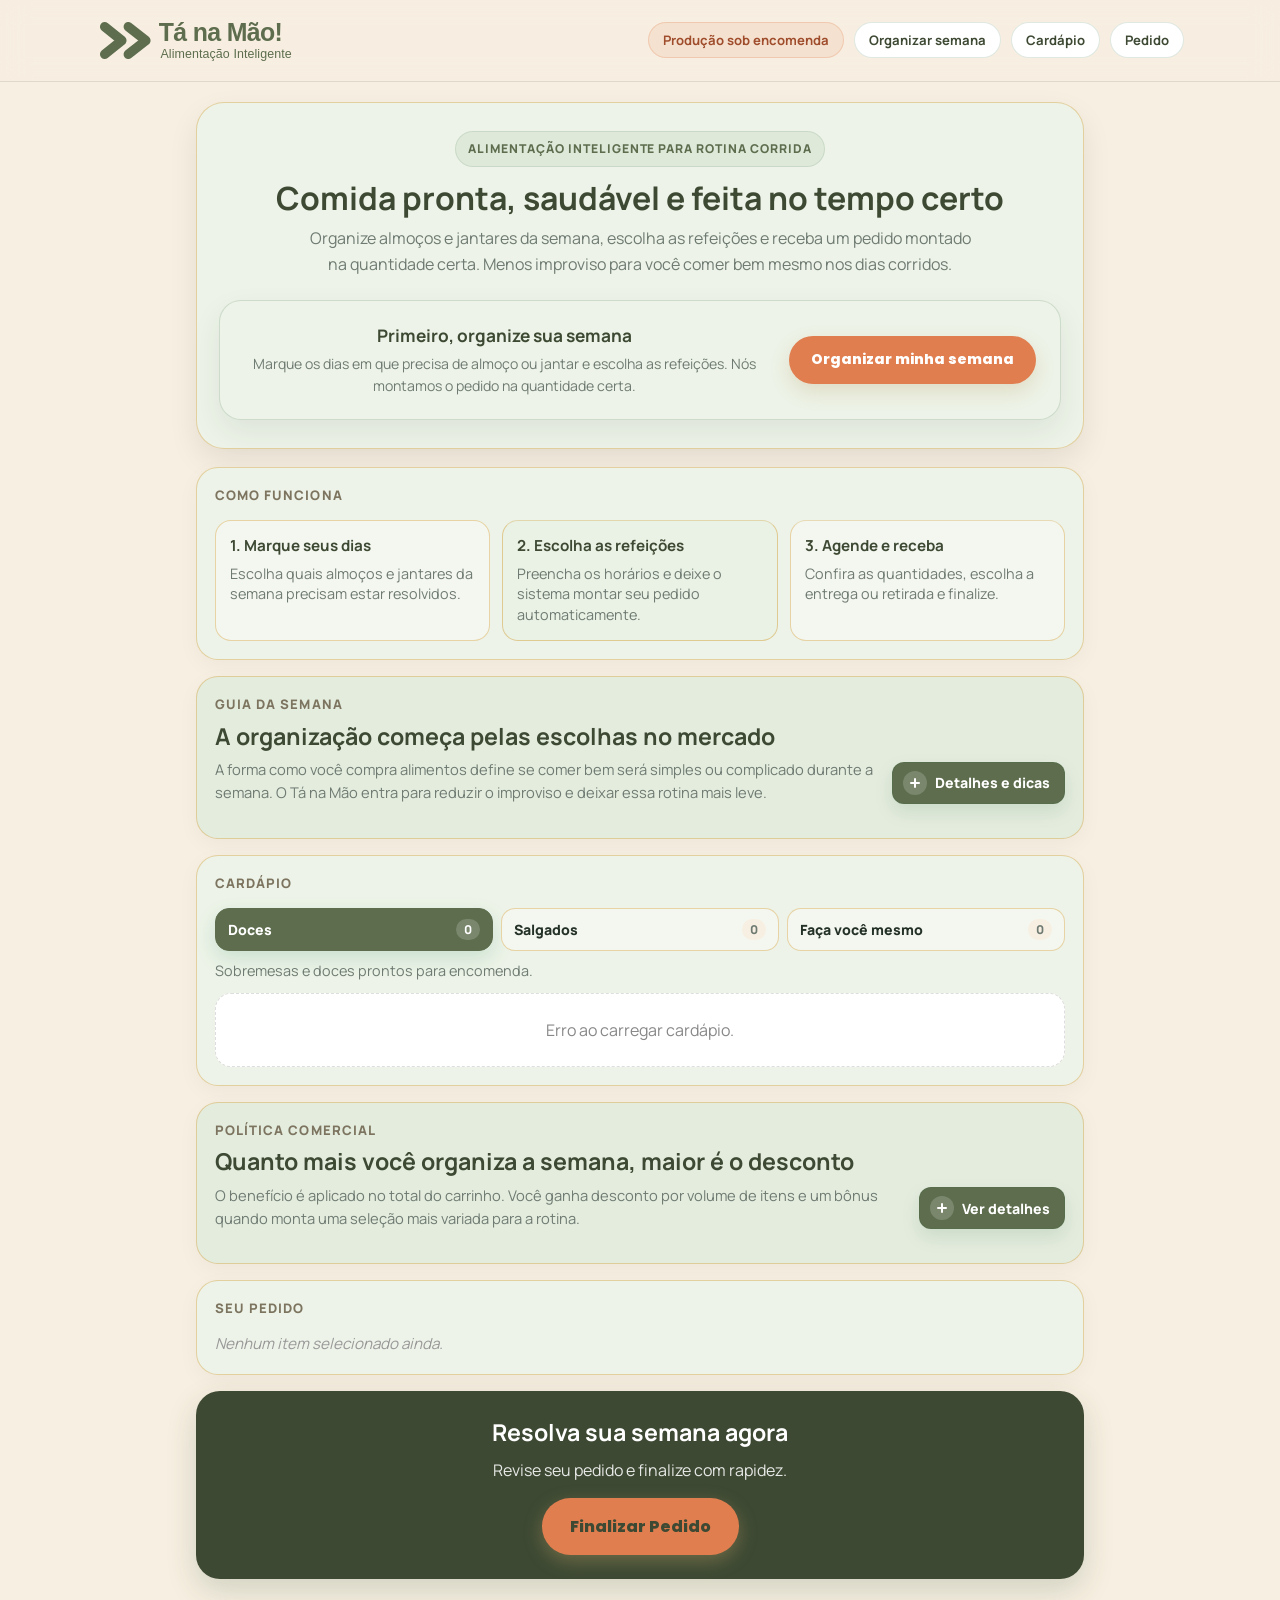
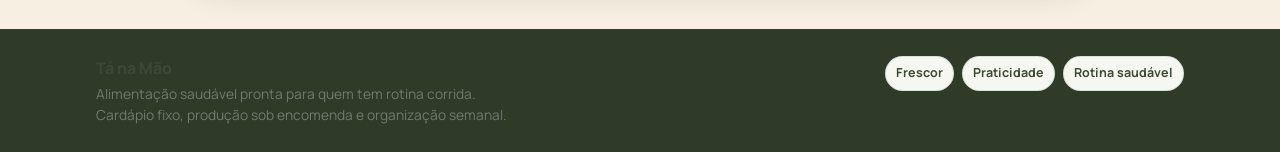
<file: index.html>
<!DOCTYPE html>
<html lang="pt-BR">
<head>
  <meta charset="UTF-8" />
  <meta name="viewport" content="width=device-width, initial-scale=1.0" />
  <title>Tá na Mão! | Alimentação Inteligente</title>
  <link rel="icon" href="/assets/brand/tana-mao-symbol.svg" type="image/svg+xml">
  <link rel="preconnect" href="https://fonts.googleapis.com">
  <link rel="preconnect" href="https://fonts.gstatic.com" crossorigin>
  <link href="https://fonts.googleapis.com/css2?family=Manrope:wght@400;500;600;700;800&family=Poppins:wght@300;400;500;600;700;800&display=swap" rel="stylesheet">
  <link rel="stylesheet" href="/assets/css/main.css?v=20260808-1">
  <script src="auth.js"></script>
  <script src="/assets/js/toast.js"></script>
  <style>
    :root {
      --verde: #5d6d4d;
      --verde-escuro: #3d4933;
      --dourado: #e17e4f;
      --ouro-linha: #d3a13a;
      --fundo: #f7efe1;
      --texto: #243126;
      --muted: #6f7b72;
      --borda: #e9e5dc;
      --branco: #ffffff;
      --erro-bg: #fff0f0;
      --erro-borda: #f5c6c6;
      --erro-texto: #c0392b;
      --sombra: 0 12px 30px rgba(0,0,0,0.08);
      --radius-xl: 22px;
      --radius-lg: 16px;
      --radius-md: 12px;
      --radius-sm: 10px;
    }

    * {
      box-sizing: border-box;
      margin: 0;
      padding: 0;
    }

    body {
      font-family: var(--font-family, 'Manrope', 'Poppins', sans-serif);
      background: linear-gradient(180deg, #f8f7f3 0%, #f2efe8 100%);
      color: var(--texto);
      min-height: 100vh;
    }

    html {
      scroll-behavior: smooth;
    }

    .site-header {
      position: sticky;
      top: 0;
      z-index: 20;
      background: rgba(255,255,255,0.94);
      border-bottom: 1px solid rgba(60,110,71,0.12);
      backdrop-filter: blur(14px);
    }

    .site-header-inner {
      width: 100%;
      max-width: 1120px;
      margin: 0 auto;
      padding: 12px 16px;
      display: flex;
      align-items: center;
      justify-content: space-between;
      gap: 16px;
    }

    .brand-block {
      display: inline-flex;
      align-items: center;
      gap: 12px;
      min-width: 0;
      color: var(--texto);
      text-decoration: none;
    }

    .brand-logo {
      width: 250px;
      height: auto;
      object-fit: contain;
      display: block;
    }

    .brand-name {
      display: block;
      font-size: 1rem;
      font-weight: 800;
      color: var(--verde-escuro);
      line-height: 1.1;
    }

    .brand-subtitle {
      display: block;
      color: var(--muted);
      font-size: 0.78rem;
      line-height: 1.3;
      margin-top: 2px;
    }

    .site-nav {
      display: flex;
      align-items: center;
      gap: 10px;
      flex-wrap: wrap;
      justify-content: flex-end;
    }

    .site-nav a,
    .site-pill {
      display: inline-flex;
      align-items: center;
      justify-content: center;
      min-height: 36px;
      border-radius: 999px;
      padding: 0 14px;
      font-size: 0.82rem;
      font-weight: 700;
      text-decoration: none;
      white-space: nowrap;
    }

    .site-nav a {
      color: var(--verde-escuro);
      border: 1px solid rgba(60,110,71,0.16);
      background: #fff;
    }

    .site-pill {
      color: #7b5a21;
      background: rgba(201,168,106,0.14);
      border: 1px solid rgba(201,168,106,0.26);
    }

    .wrap {
      width: 100%;
      max-width: 920px;
      margin: 0 auto;
      padding: 20px 16px 40px;
    }

    .hero {
      background: var(--branco);
      border: 1px solid rgba(201,168,106,0.18);
      border-radius: 28px;
      box-shadow: var(--sombra);
      padding: 28px 22px;
      margin-bottom: 18px;
      text-align: center;
    }

    .hero .tag {
      display: inline-block;
      font-size: 0.76rem;
      letter-spacing: 0.08em;
      font-weight: 800;
      color: var(--verde);
      background: rgba(60,110,71,0.08);
      border: 1px solid rgba(60,110,71,0.12);
      padding: 8px 12px;
      border-radius: 999px;
      margin-bottom: 14px;
      text-transform: uppercase;
    }

    .hero h1 {
      font-size: 2rem;
      line-height: 1.1;
      color: var(--verde-escuro);
      margin-bottom: 10px;
    }

    .hero p {
      color: var(--muted);
      font-size: 1rem;
      line-height: 1.6;
      max-width: 680px;
      margin: 0 auto;
    }

    .section {
      background: var(--branco);
      border: 1px solid var(--borda);
      border-radius: var(--radius-xl);
      box-shadow: 0 6px 22px rgba(0,0,0,0.04);
      padding: 18px;
      margin-bottom: 16px;
    }

    .section-title {
      display: block;
      font-size: 0.82rem;
      font-weight: 800;
      color: #9e927f;
      text-transform: uppercase;
      letter-spacing: 0.08em;
      margin-bottom: 14px;
    }

    .intro-info {
      display: grid;
      grid-template-columns: repeat(3, minmax(0, 1fr));
      gap: 12px;
    }

    .intro-card {
      background: #fcfbf8;
      border: 1px solid var(--borda);
      border-radius: var(--radius-lg);
      padding: 14px;
    }

    .intro-card strong {
      display: block;
      font-size: 0.95rem;
      color: var(--verde-escuro);
      margin-bottom: 6px;
    }

    .intro-card span {
      display: block;
      color: var(--muted);
      font-size: 0.9rem;
      line-height: 1.45;
    }


    .guide-section {
      overflow: hidden;
      background: linear-gradient(135deg, #ffffff 0%, #fbf8ef 52%, #eef7f0 100%);
    }

    .guide-heading {
      display: grid;
      grid-template-columns: minmax(0, 1fr) auto;
      gap: 16px;
      align-items: end;
      margin-bottom: 16px;
    }

    .guide-heading .section-title {
      margin-bottom: 8px;
    }

    .guide-heading h2 {
      color: var(--verde-escuro);
      font-size: 1.45rem;
      line-height: 1.18;
      margin-bottom: 8px;
    }

    .guide-heading p,
    .guide-panel p,
    .guide-note {
      color: var(--muted);
      font-size: 0.92rem;
      line-height: 1.55;
    }

    .guide-action {
      display: inline-flex;
      align-items: center;
      justify-content: center;
      min-height: 42px;
      border: 1px solid rgba(60,110,71,0.18);
      border-radius: 12px;
      padding: 0 14px 0 10px;
      background: var(--verde);
      color: #fff;
      font-family: inherit;
      font-size: 0.88rem;
      font-weight: 800;
      text-decoration: none;
      box-shadow: 0 8px 18px rgba(60,110,71,0.14);
      white-space: nowrap;
      cursor: pointer;
      gap: 8px;
    }

    .guide-action-icon {
      position: relative;
      width: 24px;
      height: 24px;
      border-radius: 50%;
      background: rgba(255,255,255,0.18);
      flex-shrink: 0;
    }

    .guide-action-icon::before,
    .guide-action-icon::after {
      content: "";
      position: absolute;
      left: 50%;
      top: 50%;
      width: 10px;
      height: 2px;
      border-radius: 999px;
      background: #fff;
      transform: translate(-50%, -50%);
      transition: 0.18s ease;
    }

    .guide-action-icon::after {
      transform: translate(-50%, -50%) rotate(90deg);
    }

    .guide-action[aria-expanded="true"] .guide-action-icon::after {
      opacity: 0;
      transform: translate(-50%, -50%) rotate(0deg);
    }

    .guide-details {
      margin-top: 16px;
    }

    .guide-details[hidden] {
      display: none;
    }

    .guide-grid {
      display: grid;
      grid-template-columns: repeat(4, minmax(0, 1fr));
      gap: 10px;
      margin-bottom: 12px;
    }

    .guide-card,
    .guide-panel {
      background: rgba(255,255,255,0.82);
      border: 1px solid rgba(60,110,71,0.12);
      border-radius: 16px;
      padding: 14px;
    }

    .guide-number {
      display: inline-flex;
      align-items: center;
      justify-content: center;
      width: 32px;
      height: 28px;
      border-radius: 10px;
      background: rgba(201,168,106,0.16);
      color: var(--dourado);
      font-size: 0.78rem;
      font-weight: 800;
      margin-bottom: 12px;
    }

    .guide-card h3,
    .guide-panel h3 {
      color: var(--verde-escuro);
      font-size: 0.98rem;
      line-height: 1.25;
      margin-bottom: 7px;
    }

    .guide-card p {
      color: var(--muted);
      font-size: 0.86rem;
      line-height: 1.48;
    }

    .guide-bottom {
      display: grid;
      grid-template-columns: minmax(0, 1.15fr) minmax(280px, 0.85fr);
      gap: 12px;
      margin-top: 12px;
    }

    .guide-list {
      list-style: none;
      display: grid;
      gap: 8px;
      margin-top: 10px;
    }

    .guide-list li {
      display: grid;
      grid-template-columns: 26px 1fr;
      align-items: start;
      gap: 8px;
      color: var(--texto);
      font-size: 0.88rem;
      line-height: 1.45;
    }

    .guide-list li::before {
      content: attr(data-step);
      display: inline-flex;
      align-items: center;
      justify-content: center;
      width: 26px;
      height: 26px;
      border-radius: 8px;
      background: rgba(60,110,71,0.1);
      color: var(--verde-escuro);
      font-size: 0.74rem;
      font-weight: 800;
    }

    .guide-tags {
      display: flex;
      flex-wrap: wrap;
      gap: 8px;
      margin-top: 12px;
    }

    .guide-tags span {
      display: inline-flex;
      align-items: center;
      min-height: 32px;
      border-radius: 999px;
      padding: 0 11px;
      background: #f7f4ec;
      color: var(--verde-escuro);
      font-size: 0.82rem;
      font-weight: 800;
    }

    .guide-note {
      margin-top: 12px;
      padding-top: 12px;
      border-top: 1px solid rgba(60,110,71,0.12);
    }

    .menu-tabs {
      display: grid;
      grid-template-columns: repeat(auto-fit, minmax(132px, 1fr));
      gap: 8px;
      margin: 2px 0 12px;
    }

    .menu-tab {
      border: 1px solid var(--borda);
      background: #fff;
      color: var(--texto);
      border-radius: 14px;
      padding: 10px 12px;
      font-family: inherit;
      font-weight: 800;
      font-size: 0.88rem;
      cursor: pointer;
      display: flex;
      align-items: center;
      justify-content: space-between;
      gap: 8px;
      transition: 0.2s ease;
    }

    .menu-tab span {
      min-width: 24px;
      padding: 2px 7px;
      border-radius: 999px;
      background: var(--fundo);
      color: var(--muted);
      font-size: 0.76rem;
      text-align: center;
    }

    .menu-tab.active {
      border-color: var(--verde);
      background: var(--verde);
      color: #fff;
      box-shadow: 0 8px 20px rgba(25, 135, 84, 0.16);
    }

    .menu-tab.active span {
      background: rgba(255, 255, 255, 0.18);
      color: #fff;
    }

    .menu-note {
      margin: -2px 0 12px;
      color: var(--muted);
      font-size: 0.9rem;
      line-height: 1.4;
    }

    .product.recipe-card {
      align-items: flex-start;
    }

    .product.recipe-card .product-left {
      width: 100%;
      align-items: flex-start;
    }

    .recipe-badge {
      display: inline-flex;
      align-items: center;
      width: fit-content;
      border-radius: 999px;
      background: #eef8f2;
      color: var(--verde);
      font-weight: 800;
      font-size: 0.78rem;
      padding: 5px 10px;
    }

    .diy-intro {
      border: 1px solid rgba(60,110,71,0.12);
      background: #fcfbf8;
      border-radius: 16px;
      padding: 14px;
    }

    .diy-intro h3 {
      color: var(--verde-escuro);
      font-size: 1rem;
      margin-bottom: 6px;
    }

    .diy-intro p {
      color: var(--muted);
      font-size: 0.9rem;
      line-height: 1.5;
      margin-bottom: 12px;
    }

    .usage-guide-title {
      display: block;
      color: var(--verde-escuro);
      font-size: 0.78rem;
      font-weight: 800;
      text-transform: uppercase;
      letter-spacing: 0.04em;
      margin-bottom: 8px;
    }

    .usage-icon-grid {
      display: grid;
      grid-template-columns: repeat(auto-fit, minmax(180px, 1fr));
      gap: 8px;
    }

    .usage-icon-item,
    .usage-chip {
      display: flex;
      align-items: center;
      gap: 8px;
    }

    .usage-icon-item {
      border: 1px solid var(--borda);
      background: #fff;
      border-radius: 12px;
      padding: 10px;
    }

    .usage-icon {
      display: inline-flex;
      align-items: center;
      justify-content: center;
      width: 30px;
      height: 30px;
      border-radius: 10px;
      background: rgba(60,110,71,0.1);
      color: var(--verde-escuro);
      font-size: 0.72rem;
      font-weight: 800;
      flex-shrink: 0;
    }

    .usage-icon-item strong {
      display: block;
      color: var(--verde-escuro);
      font-size: 0.82rem;
      line-height: 1.25;
    }

    .usage-icon-item span:last-child {
      display: block;
      color: var(--muted);
      font-size: 0.76rem;
      line-height: 1.35;
      margin-top: 2px;
    }

    .usage-chips {
      display: flex;
      gap: 7px;
      flex-wrap: wrap;
      margin-top: 8px;
    }

    .usage-chip {
      width: fit-content;
      border-radius: 999px;
      border: 1px solid rgba(60,110,71,0.16);
      background: #f8fbf7;
      color: var(--verde-escuro);
      padding: 4px 9px 4px 5px;
      font-size: 0.74rem;
      font-weight: 800;
    }

    .usage-chip .usage-icon {
      width: 22px;
      height: 22px;
      border-radius: 999px;
      font-size: 0.62rem;
    }

    #produtos-container {
      display: flex;
      flex-direction: column;
      gap: 12px;
    }

    .product {
      background: #fff;
      border: 1px solid var(--borda);
      border-radius: 18px;
      padding: 14px;
      display: flex;
      align-items: center;
      justify-content: space-between;
      gap: 12px;
      transition: 0.2s ease;
    }

    .product:hover {
      transform: translateY(-1px);
      box-shadow: 0 8px 18px rgba(0,0,0,0.05);
    }

    .product-left {
      display: flex;
      gap: 12px;
      align-items: center;
      flex: 1;
      min-width: 0;
    }

    .product img {
      width: 76px;
      height: 76px;
      object-fit: cover;
      border-radius: 14px;
      border: 1px solid #eee;
      flex-shrink: 0;
      background: #f5f5f5;
    }

    .product-info {
      min-width: 0;
    }

    .p-nome {
      font-size: 1rem;
      font-weight: 700;
      color: var(--verde-escuro);
      margin-bottom: 3px;
    }

    .p-desc {
      font-size: 0.88rem;
      color: var(--muted);
      line-height: 1.45;
      margin-bottom: 6px;
    }

    .p-preco {
      font-size: 1rem;
      font-weight: 800;
      color: var(--dourado);
    }

    .p-desc {
      display: -webkit-box;
      -webkit-line-clamp: 2;
      -webkit-box-orient: vertical;
      overflow: hidden;
    }

    .p-card-actions {
      display: flex;
      align-items: center;
      gap: 10px;
      flex-wrap: wrap;
      margin-top: 8px;
    }

    .p-detail-btn {
      border: 1px solid rgba(60,110,71,0.18);
      background: #f8fbf7;
      color: var(--verde-escuro);
      border-radius: 999px;
      padding: 7px 11px;
      font-family: "Poppins", sans-serif;
      font-size: 0.76rem;
      font-weight: 800;
      cursor: pointer;
      transition: 0.2s ease;
    }

    .p-detail-btn:hover {
      border-color: rgba(60,110,71,0.36);
      background: #eef6ef;
    }

    .cart-dock {
      position: fixed;
      right: max(16px, calc((100vw - 920px) / 2));
      bottom: 18px;
      z-index: 24;
      display: none;
      align-items: center;
      gap: 10px;
      min-height: 52px;
      padding: 8px 10px 8px 16px;
      border: 0;
      border-radius: 999px;
      background: var(--verde-escuro);
      color: #fff;
      box-shadow: 0 14px 34px rgba(38,48,33,.28);
      font-family: inherit;
      font-weight: 800;
      cursor: pointer;
    }

    .cart-dock.on { display: inline-flex; }
    .cart-dock strong { color: #fff; }
    .cart-dock span { color: rgba(255,255,255,.76); font-size: .76rem; }
    .cart-dock-icon {
      display: grid;
      place-items: center;
      width: 36px;
      height: 36px;
      border-radius: 50%;
      background: var(--dourado);
      font-size: 1.05rem;
    }

    .cart-drawer-overlay {
      position: fixed;
      inset: 0;
      z-index: 40;
      display: flex;
      justify-content: flex-end;
      background: rgba(27, 48, 32, 0.42);
      opacity: 0;
      visibility: hidden;
      transition: opacity .22s ease, visibility .22s ease;
    }

    .cart-drawer-overlay.on {
      opacity: 1;
      visibility: visible;
    }

    .cart-drawer {
      width: min(430px, 100%);
      height: 100%;
      display: flex;
      flex-direction: column;
      background: #f7efe1;
      box-shadow: -18px 0 48px rgba(27, 48, 32, .18);
      transform: translateX(100%);
      transition: transform .24s ease;
    }

    .cart-drawer-overlay.on .cart-drawer { transform: translateX(0); }

    .cart-drawer-head,
    .cart-drawer-footer {
      padding: 20px;
      background: #edf3e8;
      border-color: rgba(93,109,77,.16);
    }

    .cart-drawer-head {
      display: flex;
      align-items: center;
      justify-content: space-between;
      border-bottom: 1px solid;
    }

    .cart-drawer-head h2 { margin: 0; color: var(--verde-escuro); font-size: 1.2rem; }
    .cart-drawer-close {
      width: 38px;
      height: 38px;
      border: 1px solid rgba(93,109,77,.18);
      border-radius: 50%;
      background: #f4f7f0;
      color: var(--verde-escuro);
      font-size: 1.35rem;
      cursor: pointer;
    }

    .cart-drawer-list { flex: 1; overflow: auto; padding: 12px 20px; }
    .cart-drawer-item {
      display: grid;
      grid-template-columns: 1fr auto;
      gap: 10px;
      padding: 14px 0;
      border-bottom: 1px solid rgba(93,109,77,.14);
    }
    .cart-drawer-item strong { display: block; color: var(--verde-escuro); font-size: .92rem; }
    .cart-drawer-item small { color: var(--muted); }
    .cart-drawer-item .qty-wrap { gap: 7px; }
    .cart-drawer-item .qty-wrap button { width: 30px; height: 30px; }
    .cart-drawer-footer { border-top: 1px solid; }
    .cart-drawer-summary { display: grid; gap: 5px; margin-bottom: 14px; color: var(--muted); font-size: .88rem; }
    .cart-drawer-total { display: flex; justify-content: space-between; color: var(--verde-escuro); font-size: 1.08rem; font-weight: 800; }
    .cart-drawer-checkout { width: 100%; margin-top: 14px; }

    .cart-drawer-actions { display: grid; gap: 9px; }
    .cart-plan-status { margin-bottom: 12px; padding: 10px 12px; border-radius: 12px; background: rgba(60,110,71,.08); color: var(--verde-escuro); font-size: .78rem; }
    .cart-plan-status strong { display: block; margin-bottom: 2px; }
    .cart-drawer-plan {
      width: 100%;
      min-height: 44px;
      border: 1px solid rgba(60,110,71,.26);
      border-radius: 999px;
      background: transparent;
      color: var(--verde-escuro);
      font: 800 .84rem "Poppins", sans-serif;
      cursor: pointer;
    }

    .planner-primary-card {
      display: grid;
      grid-template-columns: minmax(0, 1fr) auto;
      align-items: center;
      gap: 24px;
      margin-top: 22px;
      padding: 22px 24px;
      border: 1px solid rgba(60,110,71,.18);
      border-radius: 22px;
      background: #edf3e8;
      box-shadow: 0 12px 30px rgba(38,48,33,.08);
    }
    .planner-primary-card strong {
      display: block;
      margin-bottom: 5px;
      color: var(--verde-escuro);
      font-size: 1.08rem;
    }
    .planner-primary-card p {
      margin: 0;
      color: var(--muted);
      font-size: .88rem;
      line-height: 1.55;
    }
    .planner-primary-action {
      min-height: 48px;
      padding: 0 22px;
      border: 0;
      border-radius: 999px;
      background: var(--dourado);
      color: #fff;
      font: 800 .88rem "Poppins", sans-serif;
      white-space: nowrap;
      cursor: pointer;
      box-shadow: 0 8px 20px rgba(174,132,55,.2);
    }

    .planner-overlay {
      position: fixed;
      inset: 0;
      z-index: 52;
      display: grid;
      place-items: center;
      padding: 24px;
      background: rgba(27,48,32,.5);
      opacity: 0;
      visibility: hidden;
      transition: .22s ease;
    }
    .planner-overlay.on { opacity: 1; visibility: visible; }
    .planner-panel {
      width: min(920px, 100%);
      max-height: min(880px, calc(100vh - 48px));
      overflow: auto;
      border: 1px solid rgba(93,109,77,.18);
      border-radius: 26px;
      background: #f7efe1;
      box-shadow: 0 24px 70px rgba(27,48,32,.28);
      transform: translateY(12px) scale(.985);
      transition: .22s ease;
    }
    .planner-overlay.on .planner-panel { transform: none; }
    .planner-head {
      position: sticky;
      top: 0;
      z-index: 2;
      display: flex;
      align-items: flex-start;
      justify-content: space-between;
      gap: 18px;
      padding: 22px 24px;
      border-bottom: 1px solid rgba(93,109,77,.16);
      background: #edf3e8;
    }
    .planner-eyebrow { color: var(--dourado); font-size: .72rem; font-weight: 900; letter-spacing: .08em; text-transform: uppercase; }
    .planner-head h2 { margin: 3px 0 4px; color: var(--verde-escuro); font-size: 1.35rem; }
    .planner-head p { margin: 0; color: var(--muted); font-size: .86rem; }
    .planner-close {
      flex: 0 0 38px;
      width: 38px;
      height: 38px;
      border: 1px solid rgba(93,109,77,.18);
      border-radius: 50%;
      background: #f7faf4;
      color: var(--verde-escuro);
      font-size: 1.35rem;
      cursor: pointer;
    }
    .planner-progress { padding: 18px 24px 8px; }
    .planner-progress-row { display: flex; justify-content: space-between; gap: 14px; color: var(--verde-escuro); font-size: .88rem; font-weight: 800; }
    .planner-track { height: 8px; margin-top: 9px; overflow: hidden; border-radius: 999px; background: rgba(93,109,77,.14); }
    .planner-track span { display: block; width: 0; height: 100%; border-radius: inherit; background: var(--dourado); transition: width .2s ease; }
    .planner-hint { display: block; margin-top: 8px; color: var(--muted); font-size: .79rem; }
    .planner-days { display: grid; grid-template-columns: repeat(2, minmax(0,1fr)); gap: 12px; padding: 16px 24px 22px; }
    .planner-day { padding: 15px; border: 1px solid rgba(93,109,77,.16); border-radius: 17px; background: rgba(255,255,255,.5); }
    .planner-day h3 { margin: 0 0 11px; color: var(--verde-escuro); font-size: .94rem; }
    .planner-slot { display: grid; grid-template-columns: 70px 1fr; align-items: center; gap: 9px; margin-top: 8px; }
    .planner-slot label { color: var(--muted); font-size: .75rem; font-weight: 800; }
    .planner-slot select { width: 100%; min-width: 0; height: 40px; padding: 0 34px 0 11px; border: 1px solid rgba(93,109,77,.2); border-radius: 11px; background: #fff; color: var(--verde-escuro); font: 600 .78rem "Poppins", sans-serif; }
    .planner-footer { position: sticky; bottom: 0; display: flex; align-items: center; justify-content: space-between; gap: 14px; padding: 16px 24px; border-top: 1px solid rgba(93,109,77,.16); background: #edf3e8; }
    .planner-clear { border: 0; background: transparent; color: var(--muted); font: 700 .8rem "Poppins", sans-serif; cursor: pointer; }
    .planner-done { min-height: 44px; padding: 0 20px; border: 0; border-radius: 999px; background: var(--verde-escuro); color: #fff; font: 800 .84rem "Poppins", sans-serif; cursor: pointer; }

    .details-purchase {
      display: flex;
      align-items: center;
      justify-content: space-between;
      gap: 12px;
      margin-top: 16px;
      padding-top: 14px;
      border-top: 1px solid var(--borda);
    }

    .details-add-button {
      min-height: 44px;
      padding: 0 18px;
      border: 0;
      border-radius: 999px;
      background: var(--dourado);
      color: #fff;
      font: 800 .88rem "Poppins", sans-serif;
      cursor: pointer;
    }

    .store-toast {
      position: fixed;
      left: 50%;
      bottom: 84px;
      z-index: 60;
      max-width: calc(100% - 32px);
      padding: 11px 16px;
      border-radius: 999px;
      background: var(--verde-escuro);
      color: #fff;
      box-shadow: 0 10px 28px rgba(27,48,32,.24);
      font-size: .86rem;
      font-weight: 700;
      opacity: 0;
      transform: translate(-50%, 10px);
      pointer-events: none;
      transition: .2s ease;
    }
    .store-toast.on { opacity: 1; transform: translate(-50%, 0); }

    .details-modal {
      max-width: 540px;
    }

    .details-head {
      display: flex;
      gap: 14px;
      align-items: center;
      margin-bottom: 14px;
    }

    .details-head img {
      width: 86px;
      height: 86px;
      object-fit: cover;
      border-radius: 16px;
      border: 1px solid var(--borda);
      background: #f5f5f5;
      flex-shrink: 0;
    }

    .details-head h3 {
      margin: 0 0 4px;
    }

    .details-price {
      color: var(--dourado);
      font-weight: 800;
    }

    .details-list {
      display: grid;
      gap: 8px;
      margin-top: 14px;
    }

    .detail-row {
      border: 1px solid var(--borda);
      background: #fcfbf8;
      border-radius: 12px;
      padding: 10px 12px;
    }

    .detail-row strong {
      display: block;
      color: var(--verde-escuro);
      font-size: 0.76rem;
      text-transform: uppercase;
      letter-spacing: 0.04em;
      margin-bottom: 3px;
    }

    .detail-row span {
      color: var(--muted);
      font-size: 0.9rem;
      line-height: 1.45;
    }

    .recipe-detail-section {
      border: 1px solid var(--borda);
      background: #fcfbf8;
      border-radius: 12px;
      padding: 12px;
    }

    .recipe-detail-section h4 {
      margin: 0 0 8px;
      color: var(--verde-escuro);
      font-size: 0.82rem;
      text-transform: uppercase;
      letter-spacing: 0.04em;
    }

    .recipe-detail-section ul,
    .recipe-detail-section ol {
      margin: 0;
      padding-left: 18px;
      color: var(--muted);
      font-size: 0.92rem;
      line-height: 1.5;
    }

    .recipe-detail-section li + li {
      margin-top: 5px;
    }

    .recipe-detail-empty {
      margin: 0;
      color: var(--muted);
      font-size: 0.9rem;
      line-height: 1.45;
    }

    .recipe-video-player {
      width: 100%;
      max-height: 420px;
      border-radius: 12px;
      background: #111;
      display: block;
    }

    .qty-wrap {
      display: flex;
      align-items: center;
      gap: 10px;
      flex-shrink: 0;
    }

    .qty-wrap button {
      width: 34px;
      height: 34px;
      border: none;
      border-radius: 999px;
      background: var(--verde);
      color: #fff;
      font-size: 1.1rem;
      font-weight: 800;
      cursor: pointer;
      transition: 0.2s ease;
    }

    .qty-wrap button:hover {
      background: var(--verde-escuro);
      transform: scale(1.03);
    }

    .qty-num {
      min-width: 24px;
      text-align: center;
      font-size: 1rem;
      font-weight: 800;
      color: var(--verde-escuro);
    }

    .pagamentos {
      display: grid;
      grid-template-columns: repeat(2, minmax(0, 1fr));
      gap: 10px;
    }

    .pag-item {
      border: 2px solid #ece8de;
      background: #fff;
      border-radius: 14px;
      padding: 14px;
      cursor: pointer;
      transition: all 0.2s ease;
    }

    .pag-item:hover {
      border-color: var(--dourado);
      transform: translateY(-1px);
    }

    .pag-item.ativo {
      border-color: var(--verde);
      background: #f4faf5;
      box-shadow: inset 0 0 0 1px rgba(60,110,71,0.08);
    }

    .pag-item strong {
      display: block;
      color: var(--verde-escuro);
      margin-bottom: 4px;
      font-size: 0.96rem;
    }

    .pag-item span {
      display: block;
      color: var(--muted);
      font-size: 0.86rem;
      line-height: 1.4;
    }

    .policy-card {
      background: linear-gradient(135deg, #ffffff 0%, #fbf8ef 100%);
      border: 1px solid rgba(60,110,71,0.14);
      border-radius: 18px;
      padding: 16px;
    }

    .policy-card h3 {
      color: var(--verde-escuro);
      font-size: 1.08rem;
      line-height: 1.28;
      margin-bottom: 8px;
    }

    .policy-card p {
      color: var(--muted);
      font-size: 0.9rem;
      line-height: 1.55;
      margin-bottom: 12px;
    }

    .policy-grid {
      display: grid;
      grid-template-columns: repeat(3, minmax(0, 1fr));
      gap: 10px;
    }

    .policy-item {
      border: 1px solid var(--borda);
      border-radius: 14px;
      background: #fff;
      padding: 12px;
    }

    .policy-item strong {
      display: block;
      color: var(--verde-escuro);
      font-size: 0.88rem;
      margin-bottom: 5px;
    }

    .policy-item span {
      display: block;
      color: var(--muted);
      font-size: 0.82rem;
      line-height: 1.45;
    }

    .policy-note {
      margin-top: 12px;
      color: #7b5a21;
      background: rgba(201,168,106,0.12);
      border: 1px solid rgba(201,168,106,0.24);
      border-radius: 12px;
      padding: 10px 12px;
      font-size: 0.86rem;
      font-weight: 700;
      line-height: 1.45;
    }

    #resumo-lista {
      display: flex;
      flex-direction: column;
      gap: 8px;
      color: #444;
      font-size: 0.95rem;
      line-height: 1.5;
    }

    .r-vazio {
      color: #999;
      font-style: italic;
    }

    .resumo-total {
      margin-top: 14px;
      font-size: 1.08rem;
      font-weight: 800;
      color: var(--verde);
    }

    .cta-section {
      background: linear-gradient(135deg, var(--verde-escuro), var(--verde));
      color: #fff;
      border-radius: 24px;
      padding: 24px 18px;
      text-align: center;
      box-shadow: 0 12px 30px rgba(45,82,53,0.18);
    }

    .cta-section h2 {
      font-size: 1.45rem;
      margin-bottom: 8px;
    }

    .cta-section p {
      color: rgba(255,255,255,0.88);
      margin-bottom: 16px;
      line-height: 1.55;
    }

    .btn-pedir {
      background: var(--dourado);
      color: var(--verde-escuro);
      border: none;
      padding: 16px 28px;
      border-radius: 999px;
      font-size: 1rem;
      font-weight: 800;
      cursor: pointer;
      font-family: "Poppins", sans-serif;
      transition: all 0.2s ease;
      box-shadow: 0 6px 18px rgba(201,168,106,0.35);
    }

    .btn-pedir:hover {
      background: #d7b777;
      transform: translateY(-2px);
    }

    .site-footer {
      border-top: 1px solid rgba(60,110,71,0.12);
      background: #ffffff;
      margin-top: 10px;
    }

    .site-footer-inner {
      width: 100%;
      max-width: 1120px;
      margin: 0 auto;
      padding: 26px 16px;
      display: flex;
      align-items: flex-start;
      justify-content: space-between;
      gap: 20px;
      color: var(--muted);
      font-size: 0.86rem;
    }

    .site-footer strong {
      display: block;
      color: var(--verde-escuro);
      font-size: 1rem;
      margin-bottom: 4px;
    }

    .site-footer span {
      display: block;
      line-height: 1.5;
    }

    .footer-tags {
      display: flex;
      gap: 8px;
      flex-wrap: wrap;
      justify-content: flex-end;
    }

    .footer-tags span {
      border: 1px solid var(--borda);
      border-radius: 999px;
      padding: 7px 10px;
      background: #fcfbf8;
      color: var(--verde-escuro);
      font-weight: 700;
      font-size: 0.78rem;
    }

    .overlay {
      position: fixed;
      inset: 0;
      background: rgba(17, 24, 18, 0.56);
      display: none;
      align-items: center;
      justify-content: center;
      z-index: 999;
      padding: 16px;
    }

    .overlay.on {
      display: flex;
    }

    .modal {
      width: 100%;
      max-width: 640px;
      background: #fff;
      border-radius: 24px;
      padding: 24px 18px 20px;
      position: relative;
      box-shadow: 0 24px 60px rgba(0,0,0,0.18);
      max-height: 92vh;
      overflow-y: auto;
    }

    .modal h3 {
      font-size: 1.5rem;
      color: var(--verde-escuro);
      margin-bottom: 4px;
    }

    .m-subtitulo {
      font-size: 0.86rem;
      color: #8d8d8d;
      margin-bottom: 16px;
    }

    .m-resumo {
      background: #f9f9f9;
      border-radius: 12px;
      padding: 14px;
      font-size: 0.9rem;
      line-height: 1.8;
      color: #444;
      margin-bottom: 10px;
      border: 1px solid #f0f0f0;
    }

    .m-total {
      font-size: 1.12rem;
      font-weight: 800;
      color: var(--verde);
      margin-bottom: 20px;
    }

    .form-label {
      font-size: 0.72rem;
      font-weight: 800;
      color: #bbb;
      text-transform: uppercase;
      letter-spacing: 0.5px;
      display: block;
      margin-bottom: 8px;
      margin-top: 14px;
    }

    .form-grid {
      display: grid;
      grid-template-columns: 1fr 1fr;
      gap: 10px;
    }

    .input-full {
      grid-column: span 2;
    }

    .modal input {
      width: 100%;
      padding: 12px 14px;
      border: 2px solid #eee;
      border-radius: 10px;
      font-size: 0.92rem;
      font-family: "Poppins", sans-serif;
      outline: none;
      transition: border 0.2s;
      color: var(--texto);
      background: #fff;
    }

    .modal input:focus {
      border-color: var(--dourado);
    }

    #area-logado {
      background: #f0f7f2;
      border: 2px solid var(--verde);
      padding: 16px;
      border-radius: 12px;
      margin-bottom: 16px;
      text-align: center;
    }

    .l-nome {
      font-weight: 800;
      font-size: 1.05rem;
      color: var(--verde);
    }

    .l-tel {
      font-size: 0.88rem;
      color: #666;
      margin-top: 4px;
    }

    #area-logado a {
      font-size: 0.8rem;
      color: #888;
      text-decoration: underline;
      cursor: pointer;
      display: inline-block;
      margin-top: 10px;
    }

    .btn-pagar {
      width: 100%;
      background: var(--dourado);
      color: var(--verde-escuro);
      border: none;
      padding: 17px;
      border-radius: 999px;
      font-size: 1.02rem;
      font-weight: 800;
      cursor: pointer;
      font-family: "Poppins", sans-serif;
      margin-top: 18px;
      transition: all 0.2s;
      box-shadow: 0 4px 14px rgba(201,168,106,0.4);
      display: flex;
      align-items: center;
      justify-content: center;
      gap: 8px;
    }

    .btn-pagar:hover {
      background: #d6b77c;
      transform: translateY(-2px);
    }

    .btn-pagar:disabled {
      opacity: 0.65;
      cursor: not-allowed;
      transform: none;
    }

    .btn-fechar {
      position: absolute;
      top: 16px;
      right: 20px;
      background: none;
      border: none;
      font-size: 1.5rem;
      cursor: pointer;
      color: #ccc;
      line-height: 1;
    }

    .btn-fechar:hover {
      color: #999;
    }

    .erro-msg {
      background: var(--erro-bg);
      border: 1px solid var(--erro-borda);
      color: var(--erro-texto);
      border-radius: 10px;
      padding: 10px 14px;
      font-size: 0.88rem;
      margin-top: 12px;
      display: none;
      text-align: center;
    }
    /* Animação de sacudir para erros */
@keyframes shake {
  0%, 100% { transform: translateX(0); }
  25% { transform: translateX(-8px); }
  50% { transform: translateX(8px); }
  75% { transform: translateX(-8px); }
}

.shake-error {
  animation: shake 0.4s ease-in-out;
  /* Garante que o usuário veja o erro com destaque */
  border: 2px solid var(--erro-texto) !important;
}
    
    .erro-cardapio {
      background: #fff;
      border: 1px dashed #ddd;
      border-radius: 16px;
      padding: 24px;
      text-align: center;
      color: #888;
    }

    .spinner {
      width: 18px;
      height: 18px;
      border: 3px solid rgba(45,82,53,0.25);
      border-top-color: var(--verde-escuro);
      border-radius: 50%;
      animation: spin 0.7s linear infinite;
      flex-shrink: 0;
    }

    @keyframes spin {
      to { transform: rotate(360deg); }
    }

    @media (max-width: 760px) {
      .site-header-inner {
        align-items: flex-start;
        flex-direction: column;
      }

      .site-nav {
        justify-content: flex-start;
        width: 100%;
      }

      .site-nav a,
      .site-pill {
        flex: 1 1 calc(50% - 5px);
      }

      .site-footer-inner {
        flex-direction: column;
      }

      .footer-tags {
        justify-content: flex-start;
      }

      .hero h1 {
        font-size: 1.7rem;
      }

      .intro-info {
        grid-template-columns: 1fr;
      }

      .guide-heading,
      .guide-grid,
      .guide-bottom {
        grid-template-columns: 1fr;
      }

      .guide-action {
        width: 100%;
      }

      .pagamentos,
      .policy-grid {
        grid-template-columns: 1fr;
      }

      .form-grid {
        grid-template-columns: 1fr;
      }

      .input-full {
        grid-column: span 1;
      }

      .product {
        align-items: flex-start;
        flex-direction: column;
      }

      .product-left {
        width: 100%;
      }

      .qty-wrap {
        align-self: stretch;
        justify-content: flex-end;
        border-top: 1px solid var(--borda);
        padding-top: 10px;
      }

      .p-card-actions {
        align-items: flex-start;
        flex-direction: column;
      }

      .details-head {
        align-items: flex-start;
        flex-direction: column;
      }

      .details-purchase { align-items: stretch; flex-direction: column; }
      .details-purchase .qty-wrap { justify-content: center; }
      .cart-drawer { width: 100%; }
      .planner-overlay { padding: 0; place-items: stretch; }
      .planner-panel { width: 100%; max-height: 100vh; height: 100%; border: 0; border-radius: 0; }
      .planner-head, .planner-progress, .planner-footer { padding-left: 16px; padding-right: 16px; }
      .planner-days { grid-template-columns: 1fr; padding: 12px 16px 20px; }
    }
    /* Branding v4 — base verde contínua e acentos com função */
    body { background: #e8efe3; }
    header { background: rgba(232,239,227,.94); border-bottom-color: rgba(60,110,71,.18); }
    .hero { background: #e8efe3; }
    .intro-card, .guide-card, .guide-panel, .product, .recipe-detail-section, .policy-item {
      background: #f5f8f1;
      border-color: rgba(60,110,71,.18);
    }
    .product:nth-child(even), .guide-card:nth-child(3n+2), .policy-item:nth-child(even) {
      background: #f5f8f1;
      border-color: rgba(60,110,71,.18);
    }
    .guide-section, .policy-section, .diy-intro, .recipe-detail-section { background: #e0eadb; }
    .cta-section { background: #223c28; }
    footer { background: #1b3020; }
    .site-header, .site-footer { background: rgba(232,239,227,.96); }
    .section, .policy-card, .modal, .pag-item, .usage-icon-item, .menu-tab,
    .detail-row, .footer-tags span, .m-resumo, .modal input {
      background: #f5f8f1;
      border-color: rgba(60,110,71,.16);
    }
    .guide-tags span, .usage-chip, .p-detail-btn, .recipe-badge, #area-logado {
      background: #e0eadb;
    }

    /* Brand kit visual — superfícies verdes sobre base creme */
    body { background: #f7efe1; }
    .site-header { background: rgba(247,239,225,.94); border-bottom-color: rgba(93,109,77,.16); }
    .brand-logo { background: transparent; border: 0; }
    .site-pill { color: #9f4d2c; background: rgba(225,126,79,.12); border-color: rgba(225,126,79,.24); }
    .hero,.section,.policy-card,.modal { background: #edf3e8; border-color: rgba(211,161,58,.42); }
    .guide-section,.policy-section,.diy-intro,.recipe-detail-section,.m-resumo { background: #e4ecde; }
    .intro-card,.guide-card,.guide-panel,.product,.policy-item,.pag-item,.usage-icon-item,.menu-tab,.detail-row,.modal input {
      background: #f4f7f0;
      border-color: rgba(211,161,58,.42);
    }
    .intro-card:nth-child(even),.guide-card:nth-child(even),.product:nth-child(even),.policy-item:nth-child(even) {
      background: #eaf1e5;
      border-color: rgba(211,161,58,.48);
    }
    .section-title { color: #7c745f; }
    .intro-card + .intro-card,.product + .product { border-top-color: rgba(211,161,58,.32); }
    .p-preco,.details-price { color: #bd5f37; }
    .qty-wrap button:last-child { background: var(--dourado)!important; color:#fff!important; border-color:var(--dourado)!important; box-shadow:0 5px 14px rgba(225,126,79,.24); }
    .qty-wrap button:first-child { background:#edf1e7!important; color:var(--verde-escuro)!important; border-color:#d8e0d0!important; }
    .cta-section { background: var(--verde-escuro); }
    .site-footer,footer { background: #303a29; }
    @media (max-width: 720px) {
      .site-header-inner {
        align-items:center;
        flex-direction:row;
        justify-content:center;
        min-height:68px;
        padding-inline:64px;
        position:relative;
      }
      .brand-block { margin:0; max-width:100%; position:relative; z-index:1; }
      .brand-logo { width:min(220px, 100%); }
      .brand-subtitle,.site-pill { display:none; }
      .site-nav {
        align-items:center;
        justify-content:center;
        position:absolute;
        left:16px;
        top:50%;
        width:40px;
        transform:translateY(-50%);
        z-index:2;
      }
      .site-nav a:not([href="#resumo-lista"]) { display:none; }
      .site-nav a[href="#resumo-lista"] { width:40px; min-width:40px; padding:0; font-size:0; border:0; background:transparent; }
      .site-nav a[href="#resumo-lista"]::after { content:"☰"; font-size:1.25rem; color:var(--verde-escuro); }
      .product { padding:10px; }
      .product img { width:104px; height:104px; }
      .p-detail-btn { padding:5px 0; border:0; background:transparent!important; text-decoration:underline; text-underline-offset:3px; }
      .qty-wrap button { width:38px!important; height:38px!important; font-size:1.25rem!important; }
      .cart-dock { right:12px; left:12px; bottom:12px; justify-content:space-between; }
      .planner-primary-card { grid-template-columns: 1fr; gap:16px; padding:19px; }
      .planner-primary-action { width:100%; }
    }
  </style>
</head>
<body id="topo">
<header class="site-header">
  <div class="site-header-inner">
    <a class="brand-block" href="#topo" aria-label="Tá na Mão - início">
      <img class="brand-logo" src="/assets/brand/tana-mao-horizontal.svg" alt="Tá na Mão! — Alimentação Inteligente">
    </a>
    <nav class="site-nav" aria-label="Navegação principal">
      <span class="site-pill" data-content="headerBadge">Produção sob encomenda</span>
      <a href="#organizar-semana" onclick="abrirPlanejador(); return false;">Organizar semana</a>
      <a href="#cardapio">Cardápio</a>
      <a href="#resumo-lista">Pedido</a>
    </nav>
  </div>
</header>

<button class="cart-dock" id="cart-dock" type="button" onclick="abrirCarrinho()" aria-label="Abrir carrinho" aria-live="polite">
  <span><strong id="cart-dock-count">0 itens</strong><br><span id="cart-dock-total">R$ 0,00</span></span>
  <span class="cart-dock-icon" aria-hidden="true">→</span>
</button>

<div class="cart-drawer-overlay" id="cart-drawer-overlay" onclick="fecharCarrinho(event)" aria-hidden="true">
  <aside class="cart-drawer" role="dialog" aria-modal="true" aria-labelledby="cart-drawer-title">
    <div class="cart-drawer-head">
      <h2 id="cart-drawer-title">Seu carrinho</h2>
      <button class="cart-drawer-close" type="button" onclick="fecharCarrinho()" aria-label="Fechar carrinho">×</button>
    </div>
    <div class="cart-drawer-list" id="cart-drawer-list"></div>
    <div class="cart-drawer-footer" id="cart-drawer-footer"></div>
  </aside>
</div>
<div class="store-toast" id="store-toast" role="status" aria-live="polite"></div>

<div class="planner-overlay" id="planner-overlay" onclick="fecharPlanejador(event)" aria-hidden="true">
  <section class="planner-panel" role="dialog" aria-modal="true" aria-labelledby="planner-title">
    <div class="planner-head">
      <div>
        <span class="planner-eyebrow">Sua rotina, no controle</span>
        <h2 id="planner-title">Organize sua semana</h2>
        <p>Escolha o que vai comer em cada dia. O pedido é montado automaticamente.</p>
      </div>
      <button class="planner-close" type="button" onclick="fecharPlanejador()" aria-label="Fechar planejador">×</button>
    </div>
    <div class="planner-progress">
      <div class="planner-progress-row"><span id="planner-count">0 de 0 refeições planejadas</span><span id="planner-balance"></span></div>
      <div class="planner-track" aria-hidden="true"><span id="planner-progress-bar"></span></div>
      <span class="planner-hint" id="planner-hint">Escolha um produto em cada refeição que quiser organizar.</span>
    </div>
    <div class="planner-days" id="planner-days"></div>
    <div class="planner-footer">
      <button class="planner-clear" type="button" onclick="limparPlanejamento()">Limpar planejamento</button>
      <button class="planner-done" type="button" onclick="concluirPlanejamento()">Ver pedido da semana</button>
    </div>
  </section>
</div>

<div class="wrap">
    <section class="hero">
      <div class="tag" data-content="heroEyebrow">Alimentação inteligente para rotina corrida</div>
      <h1 data-content="heroTitle">Comida pronta, saudável e feita no tempo certo</h1>
      <p data-content="heroDescription">
        Organize almoços e jantares da semana, escolha as refeições e receba um pedido montado na quantidade certa.
        Menos improviso para você comer bem mesmo nos dias corridos.
      </p>
      <div class="planner-primary-card" id="organizar-semana">
        <div>
          <strong>Primeiro, organize sua semana</strong>
          <p>Marque os dias em que precisa de almoço ou jantar e escolha as refeições. Nós montamos o pedido na quantidade certa.</p>
        </div>
        <button class="planner-primary-action" id="planner-primary-action" type="button" onclick="abrirPlanejador()">Organizar minha semana</button>
      </div>
    </section>

    <div class="section">
      <span class="section-title" data-content="howItWorksTitle">Como funciona</span>
      <div class="intro-info">
        <div class="intro-card">
          <strong data-content="step1Title">1. Marque seus dias</strong>
          <span data-content="step1Text">Escolha quais almoços e jantares da semana precisam estar resolvidos.</span>
        </div>
        <div class="intro-card">
          <strong data-content="step2Title">2. Escolha as refeições</strong>
          <span data-content="step2Text">Preencha os horários e deixe o sistema montar seu pedido automaticamente.</span>
        </div>
        <div class="intro-card">
          <strong data-content="step3Title">3. Agende e receba</strong>
          <span data-content="step3Text">Confira as quantidades, escolha a entrega ou retirada e finalize.</span>
        </div>
      </div>
    </div>

    <div class="section guide-section" id="guia-semanal">
      <div class="guide-heading">
        <div>
          <span class="section-title" data-content="weeklyGuideTitle">Guia da semana</span>
          <h2 data-content="weeklyGuideHeading">A organização começa pelas escolhas no mercado</h2>
          <p data-content="weeklyGuideIntro">A forma como você compra alimentos define se comer bem será simples ou complicado durante a semana. O Tá na Mão entra para reduzir o improviso e deixar essa rotina mais leve.</p>
        </div>
        <button class="guide-action" type="button" aria-expanded="false" aria-controls="guia-semanal-detalhes" onclick="alternarGuiaSemanal(this)">
          <span class="guide-action-icon" aria-hidden="true"></span>
          <span data-content="weeklyGuideButton">Detalhes e dicas</span>
        </button>
      </div>

      <div class="guide-details" id="guia-semanal-detalhes" hidden>
        <div class="guide-grid">
          <article class="guide-card">
            <span class="guide-number">01</span>
            <h3 data-content="weeklyGuideCard1Title">Comece pelo mercado</h3>
            <p data-content="weeklyGuideCard1Text">Monte uma lista com alimentos que realmente ajudam sua rotina: itens prontos, opções frescas e complementos fáceis de combinar.</p>
          </article>
          <article class="guide-card">
            <span class="guide-number">02</span>
            <h3 data-content="weeklyGuideCard2Title">Pense nos dias críticos</h3>
            <p data-content="weeklyGuideCard2Text">Identifique os dias de trabalho, treino ou correria em que você mais precisa ter a refeição resolvida.</p>
          </article>
          <article class="guide-card">
            <span class="guide-number">03</span>
            <h3 data-content="weeklyGuideCard3Title">Compre para combinar</h3>
            <p data-content="weeklyGuideCard3Text">Proteínas, legumes, frutas e lanches simples fazem os produtos prontos renderem melhor sem complicar.</p>
          </article>
          <article class="guide-card">
            <span class="guide-number">04</span>
            <h3 data-content="weeklyGuideCard4Title">Evite depender do improviso</h3>
            <p data-content="weeklyGuideCard4Text">Quando a base está organizada, fica mais fácil comer bem mesmo quando a semana sai do plano.</p>
          </article>
        </div>

        <div class="guide-bottom">
          <div class="guide-panel">
            <h3 data-content="weeklyGuideRoutineTitle">Como organizar a semana</h3>
            <ol class="guide-list">
              <li data-step="1"><span data-content="weeklyGuideRoutine1">Olhe a agenda e marque quais refeições precisam estar resolvidas antes.</span></li>
              <li data-step="2"><span data-content="weeklyGuideRoutine2">Escolha no cardápio os itens prontos que vão cobrir esses momentos.</span></li>
              <li data-step="3"><span data-content="weeklyGuideRoutine3">Complete a compra com alimentos simples para café, lanches e acompanhamentos.</span></li>
              <li data-step="4"><span data-content="weeklyGuideRoutine4">No fim da semana, ajuste quantidades e escolhas para o próximo pedido.</span></li>
            </ol>
          </div>
          <div class="guide-panel">
            <h3 data-content="weeklyGuideShoppingTitle">Lista de compras inteligente</h3>
            <p data-content="weeklyGuideShoppingIntro">A compra certa diminui desperdício, facilita combinações e deixa a alimentação equilibrada mais possível.</p>
            <div class="guide-tags" aria-label="Itens da lista de compras">
              <span data-content="weeklyGuideShopping1">Proteínas</span>
              <span data-content="weeklyGuideShopping2">Verduras e legumes</span>
              <span data-content="weeklyGuideShopping3">Frutas</span>
              <span data-content="weeklyGuideShopping4">Lanches inteligentes</span>
              <span data-content="weeklyGuideShopping5">Temperos e extras</span>
            </div>
          </div>
        </div>

        <p class="guide-note" data-content="weeklyGuideClosing">O objetivo não é montar uma rotina perfeita. É deixar boas escolhas mais fáceis de repetir.</p>
      </div>
    </div>

    <div class="section" id="cardapio">
      <span class="section-title" data-content="menuTitle">Cardápio</span>
      <div class="menu-tabs" id="menu-tabs" aria-label="Categorias do cardápio"></div>
      <div class="menu-note" id="menu-note"></div>
      <div id="produtos-container">
        <div class="erro-cardapio">
          <p>Carregando cardápio...</p>
        </div>
      </div>
    </div>

    <div class="section guide-section policy-section" id="politica-comercial">
      <div class="guide-heading">
        <div>
          <span class="section-title" data-content="policyTitle">Política comercial</span>
          <h2 data-content="policyHeading">Quanto mais você organiza a semana, maior é o desconto</h2>
          <p data-content="policyIntro">O benefício é aplicado no total do carrinho. Você ganha desconto por volume de itens e um bônus quando monta uma seleção mais variada para a rotina.</p>
        </div>
        <button class="guide-action" type="button" aria-expanded="false" aria-controls="politica-comercial-detalhes" onclick="alternarPoliticaComercial(this)">
          <span class="guide-action-icon" aria-hidden="true"></span>
          <span data-content="policyButton">Ver detalhes</span>
        </button>
      </div>

      <div class="guide-details policy-details" id="politica-comercial-detalhes" hidden>
        <div class="policy-grid">
          <div class="policy-item">
            <strong data-content="policyVolumeTitle">Desconto por volume</strong>
            <span data-content="policyVolumeText">3 itens: 3% · 5 itens: 6% · 8 itens: 9% · 12 itens: 12%.</span>
          </div>
          <div class="policy-item">
            <strong data-content="policyDiversityTitle">Bônus por variedade</strong>
            <span data-content="policyDiversityText">3 produtos diferentes: +1%. 5 produtos diferentes: +2%.</span>
          </div>
          <div class="policy-item">
            <strong data-content="policyLimitTitle">Limite saudável</strong>
            <span data-content="policyLimitText">O desconto máximo é de 15%, preservando qualidade, frescor e produção sob encomenda.</span>
          </div>
        </div>
        <div class="policy-note" data-content="policyPaymentNote">O pagamento é finalizado com segurança pelo Mercado Pago, onde você escolhe Pix, cartão ou outros meios disponíveis no checkout.</div>
      </div>
    </div>

    <div class="section">
      <span class="section-title" data-content="orderTitle">Seu Pedido</span>
      <div id="resumo-lista">
        <span class="r-vazio">Nenhum item selecionado ainda.</span>
      </div>
      <div class="resumo-total" id="resumo-total" style="display:none;"></div>
    </div>

    <div class="cta-section">
      <h2 data-content="ctaTitle">Resolva sua semana agora</h2>
      <p data-content="ctaText">Revise seu pedido e finalize com rapidez.</p>
      <button class="btn-pedir" onclick="abrirModal()" data-content="ctaButton">Finalizar Pedido</button>
    </div>
  </div>

  <footer class="site-footer">
    <div class="site-footer-inner">
      <div>
        <strong data-content="footerTitle">Tá na Mão</strong>
        <span data-content="footerLine1">Alimentação saudável pronta para quem tem rotina corrida.</span>
        <span data-content="footerLine2">Cardápio fixo, produção sob encomenda e organização semanal.</span>
      </div>
      <div class="footer-tags" aria-label="Pilares da operação">
        <span data-content="footerTag1">Frescor</span>
        <span data-content="footerTag2">Praticidade</span>
        <span data-content="footerTag3">Rotina saudável</span>
      </div>
    </div>
  </footer>

  <div class="overlay" id="product-details-overlay">
    <div class="modal details-modal">
      <button class="btn-fechar" onclick="fecharDetalhesProduto()" aria-label="Fechar">×</button>
      <div id="product-details-body"></div>
    </div>
  </div>

  <div class="overlay" id="overlay">
    <div class="modal">
      <button class="btn-fechar" onclick="fecharModal()" aria-label="Fechar">×</button>
      <h3>Confirmar Pedido</h3>
      <div class="m-subtitulo" id="m-subtitulo"></div>
      <div class="m-resumo" id="m-resumo"></div>
      <div class="m-total" id="m-total"></div>

      <div id="area-logado" style="display:none;">
        <div class="l-nome" id="txt-nome-logado"></div>
        <div class="l-tel" id="txt-tel-logado"></div>
        <a onclick="limparCadastro()">Não é você? Trocar os dados</a>
      </div>

      <div id="area-cadastro">
        <span class="form-label">Seus dados</span>
        <div class="form-grid">
          <input type="text" id="m-nome" class="input-full" placeholder="Nome completo">
          <input type="tel" id="m-tel" class="input-full" placeholder="WhatsApp com DDD — ex: 21 98000-0000">
        </div>

        <span class="form-label">Endereço de entrega</span>
        <div class="form-grid">
          <input type="text" id="m-cep" placeholder="CEP" onblur="buscarCep()">
          <input type="text" id="m-estado" placeholder="UF">
          <input type="text" id="m-rua" placeholder="Rua" class="input-full">
          <input type="text" id="m-numero" placeholder="Número">
          <input type="text" id="m-complemento" placeholder="Complemento">
          <input type="text" id="m-bairro" placeholder="Bairro">
          <input type="text" id="m-cidade" placeholder="Cidade">
        </div>
      </div>

      <span class="form-label">Encomenda programada</span>
      <div class="form-grid">
        <input type="date" id="m-data-entrega" class="input-full">
        <select id="m-janela-entrega" class="input-full">
          <option value="">Escolha uma janela</option>
          <option value="Manhã">Manhã</option>
          <option value="Tarde">Tarde</option>
          <option value="Noite">Noite</option>
          <option value="Combinar pelo WhatsApp">Combinar pelo WhatsApp</option>
        </select>
      </div>

      <div class="erro-msg" id="erro-msg"></div>
      <button class="btn-pagar" id="btn-pagar" onclick="finalizarPedido()">Ir para pagamento</button>
    </div>
  </div>

  <script>
    const BACKEND_URL = "https://tanamao-backend.onrender.com";
    const STORAGE_CART = "tanamao_cart_v1";
    const STORAGE_WEEK_PLAN = "tanamao_week_plan_v1";
    const PLANNER_DAYS = ["Segunda", "Terça", "Quarta", "Quinta", "Sexta", "Sábado", "Domingo"];
    const PLANNER_MEALS = [{ id: "lunch", label: "Almoço" }, { id: "dinner", label: "Jantar" }];
    const CART_DISCOUNT_RULES = {
      quantityTiers: [
        { min: 3, rate: 0.03 },
        { min: 5, rate: 0.06 },
        { min: 8, rate: 0.09 },
        { min: 12, rate: 0.12 }
      ],
      diversityTiers: [
        { min: 3, rate: 0.01 },
        { min: 5, rate: 0.02 }
      ],
      maxRate: 0.15
    };
    const STORAGE_PAYMENT = "tanamao_payment_v1";
    const CHECKOUT_PAYMENT_METHOD = "mercadopago";
    const STORAGE_CLIENT = "tanamao_cliente";
    const STORAGE_CHECKOUT_LOCK = "tanamao_checkout_lock_v1";

    const SITE_CONTENT_DEFAULTS = {
      brandSubtitle: "Alimentação inteligente sob encomenda",
      headerBadge: "Produção sob encomenda",
      heroEyebrow: "Alimentação inteligente para rotina corrida",
      heroTitle: "Comida pronta, saudável e feita no tempo certo",
      heroDescription: "Organize almoços e jantares da semana, escolha as refeições e receba um pedido montado na quantidade certa. Menos improviso para você comer bem mesmo nos dias corridos.",
      howItWorksTitle: "Como funciona",
      step1Title: "1. Marque seus dias",
      step1Text: "Escolha quais almoços e jantares da semana precisam estar resolvidos.",
      step2Title: "2. Escolha as refeições",
      step2Text: "Preencha os horários e deixe o sistema montar seu pedido automaticamente.",
      step3Title: "3. Agende e receba",
      step3Text: "Confira as quantidades, escolha a entrega ou retirada e finalize.",
      weeklyGuideNav: "Guia semanal",
      weeklyGuideTitle: "Guia da semana",
      weeklyGuideHeading: "A organização começa pelas escolhas no mercado",
      weeklyGuideIntro: "A forma como você compra alimentos define se comer bem será simples ou complicado durante a semana. O Tá na Mão entra para reduzir o improviso e deixar essa rotina mais leve.",
      weeklyGuideButton: "Detalhes e dicas",
      weeklyGuideCard1Title: "Comece pelo mercado",
      weeklyGuideCard1Text: "Monte uma lista com alimentos que realmente ajudam sua rotina: itens prontos, opções frescas e complementos fáceis de combinar.",
      weeklyGuideCard2Title: "Pense nos dias críticos",
      weeklyGuideCard2Text: "Identifique os dias de trabalho, treino ou correria em que você mais precisa ter a refeição resolvida.",
      weeklyGuideCard3Title: "Compre para combinar",
      weeklyGuideCard3Text: "Proteínas, legumes, frutas e lanches simples fazem os produtos prontos renderem melhor sem complicar.",
      weeklyGuideCard4Title: "Evite depender do improviso",
      weeklyGuideCard4Text: "Quando a base está organizada, fica mais fácil comer bem mesmo quando a semana sai do plano.",
      weeklyGuideRoutineTitle: "Como organizar a semana",
      weeklyGuideRoutine1: "Olhe a agenda e marque quais refeições precisam estar resolvidas antes.",
      weeklyGuideRoutine2: "Escolha no cardápio os itens prontos que vão cobrir esses momentos.",
      weeklyGuideRoutine3: "Complete a compra com alimentos simples para café, lanches e acompanhamentos.",
      weeklyGuideRoutine4: "No fim da semana, ajuste quantidades e escolhas para o próximo pedido.",
      weeklyGuideShoppingTitle: "Lista de compras inteligente",
      weeklyGuideShoppingIntro: "A compra certa diminui desperdício, facilita combinações e deixa a alimentação equilibrada mais possível.",
      weeklyGuideShopping1: "Proteínas",
      weeklyGuideShopping2: "Verduras e legumes",
      weeklyGuideShopping3: "Frutas",
      weeklyGuideShopping4: "Lanches inteligentes",
      weeklyGuideShopping5: "Temperos e extras",
      weeklyGuideClosing: "O objetivo não é montar uma rotina perfeita. É deixar boas escolhas mais fáceis de repetir.",
      policyTitle: "Política comercial",
      policyHeading: "Quanto mais você organiza a semana, maior é o desconto",
      policyIntro: "O benefício é aplicado no total do carrinho. Você ganha desconto por volume de itens e um bônus quando monta uma seleção mais variada para a rotina.",
      policyButton: "Ver detalhes",
      policyVolumeTitle: "Desconto por volume",
      policyVolumeText: "3 itens: 3% · 5 itens: 6% · 8 itens: 9% · 12 itens: 12%.",
      policyDiversityTitle: "Bônus por variedade",
      policyDiversityText: "3 produtos diferentes: +1%. 5 produtos diferentes: +2%.",
      policyLimitTitle: "Limite saudável",
      policyLimitText: "O desconto máximo é de 15%, preservando qualidade, frescor e produção sob encomenda.",
      policyPaymentNote: "O pagamento é finalizado com segurança pelo Mercado Pago, onde você escolhe Pix, cartão ou outros meios disponíveis no checkout.",
      orderTitle: "Seu Pedido",
      ctaTitle: "Resolva sua semana agora",
      ctaText: "Revise seu pedido e finalize com rapidez.",
      ctaButton: "Finalizar Pedido",
      footerTitle: "Tá na Mão",
      footerLine1: "Alimentação saudável pronta para quem tem rotina corrida.",
      footerLine2: "Cardápio fixo, produção sob encomenda e organização semanal.",
      footerTag1: "Frescor",
      footerTag2: "Praticidade",
      menuTitle: "Cardápio",
      menuDocesLabel: "Doces",
      menuDocesNote: "Sobremesas e doces prontos para encomenda.",
      menuSalgadosLabel: "Salgados",
      menuSalgadosNote: "Itens salgados para rotina, trabalho e pós-treino.",
      menuDiyLabel: "Faça você mesmo",
      menuDiyNote: "Receitas saudáveis para fazer em casa. Não entram no carrinho.",
      diyIntroTitle: "Como usar o Faça você mesmo",
      diyIntroText: "O Tá na Mão foi criado para facilitar sua rotina. Além das comidas prontas que você pode comprar para resolver o dia, também disponibilizamos receitas saudáveis e práticas para apoiar suas escolhas na semana.",
      recipeIconGuideTitle: "Guia de ícones",
      menuDiyEmpty: "Nenhuma receita disponível no momento.",
      recipeBadgeLabel: "Faça você mesmo",
      recipeButtonLabel: "Ver receita",
      recipeDetailLabel: "Faça você mesmo",
      recipeIngredientsTitle: "Ingredientes",
      recipePreparationTitle: "Modo de preparo",
      recipeEmptyText: "Conteúdo em atualização.",
      footerTag3: "Rotina saudável"
    };

    function normalizeSiteContentValue(value) {
      if (typeof value !== "string") return value || {};
      try { return JSON.parse(value); } catch { return {}; }
    }

    let SITE_CONTENT = { ...SITE_CONTENT_DEFAULTS };

    function siteText(key) {
      return SITE_CONTENT[key] || SITE_CONTENT_DEFAULTS[key] || "";
    }

    function aplicarTextosSite(content = {}) {
      const merged = { ...SITE_CONTENT_DEFAULTS, ...normalizeSiteContentValue(content) };
      SITE_CONTENT = merged;
      document.querySelectorAll("[data-content]").forEach(el => {
        const key = el.dataset.content;
        if (typeof merged[key] === "string") el.textContent = merged[key];
      });
      if (typeof renderMenuTabs === "function") renderMenuTabs();
    }

    function alternarGuiaSemanal(button) {
      alternarDetalhesSecao(button, "guia-semanal-detalhes");
    }

    function alternarPoliticaComercial(button) {
      alternarDetalhesSecao(button, "politica-comercial-detalhes");
    }

    function alternarDetalhesSecao(button, detailsId) {
      const details = document.getElementById(detailsId);
      if (!details || !button) return;
      const willOpen = details.hasAttribute("hidden");
      details.toggleAttribute("hidden", !willOpen);
      button.setAttribute("aria-expanded", String(willOpen));
    }

    async function carregarTextosSite() {
      aplicarTextosSite();
      try {
        const res = await fetch(BACKEND_URL + "/api/settings/public/site_content?t=" + Date.now(), { cache: "no-store" });
        if (!res.ok) return;
        const data = await res.json();
        if (data.ok && data.data && data.data.value) aplicarTextosSite(normalizeSiteContentValue(data.data.value));
      } catch (e) {
        console.warn("Textos do site não carregados.", e);
      }
    }

    let PRODS = [];
    let RECEITAS = [];
    let qtds = {};
    let menuCategoriaAtual = "doce";
    let pagSel = CHECKOUT_PAYMENT_METHOD;
    let clienteAtual = null;
    let isSubmittingCheckout = false;

    // ✅ LÓGICA DO INDEXEDDB (CACHE)
    const DB_NAME = "TanamaoDB_v3";
    const STORE_NAME = "produtos_cache";

    function initDB() {
      return new Promise((resolve, reject) => {
        const req = indexedDB.open(DB_NAME, 1);
        req.onupgradeneeded = (e) => {
          e.target.result.createObjectStore(STORE_NAME, { keyPath: "id" });
        };
        req.onsuccess = () => resolve(req.result);
        req.onerror = () => reject(req.error);
      });
    }

    async function getCachedProducts() {
      try {
        const db = await initDB();
        return new Promise((resolve) => {
          const tx = db.transaction(STORE_NAME, "readonly");
          const store = tx.objectStore(STORE_NAME);
          const req = store.getAll();
          req.onsuccess = () => resolve(req.result);
          req.onerror = () => resolve([]);
        });
      } catch { return []; }
    }

    async function saveProductsToCache(products) {
      try {
        const db = await initDB();
        const tx = db.transaction(STORE_NAME, "readwrite");
        const store = tx.objectStore(STORE_NAME);
        store.clear(); // Limpa o cache antigo
        products.forEach(p => store.put(p)); // Salva os novos
      } catch (e) { console.error("Erro ao salvar cache", e); }
    }

    function fmt(v) {
      return "R$ " + Number(v || 0).toFixed(2).replace(".", ",");
    }

    function getVal(id) {
      const el = document.getElementById(id);
      return el ? el.value.trim() : "";
    }

    function mostrarErro(msg) {
      const bar = document.getElementById("erro-msg");
      if (!bar) return;
  
      bar.style.display = "block";
      bar.textContent = msg;

  // Remove a classe caso ela já esteja lá (para permitir repetir a animação)
      bar.classList.remove("shake-error");
  
  // Força o navegador a reconhecer a mudança antes de adicionar a classe novamente
      void bar.offsetWidth; 
  
      bar.classList.add("shake-error");

  // Opcional: Rola a tela até o erro se o modal for muito longo
      bar.scrollIntoView({ behavior: 'smooth', block: 'nearest' });
    }

    function ocultarErro() {
      const bar = document.getElementById("erro-msg");
      if (!bar) return;
      bar.style.display = "none";
      bar.textContent = "";
    }

    function resetBtn() {
      const btn = document.getElementById("btn-pagar");
      if (!btn) return;
      btn.disabled = false;
      btn.innerHTML = "Ir para pagamento";
      isSubmittingCheckout = false;
      sessionStorage.removeItem(STORAGE_CHECKOUT_LOCK);
    }

    function setBtnLoading() {
      const btn = document.getElementById("btn-pagar");
      if (!btn) return;
      btn.disabled = true;
      btn.innerHTML = '<span class="spinner"></span> Gerando pagamento...';
      isSubmittingCheckout = true;
      sessionStorage.setItem(STORAGE_CHECKOUT_LOCK, "1");
    }

    function restoreBtnIfNeeded() {
      const lock = sessionStorage.getItem(STORAGE_CHECKOUT_LOCK);
      if (lock === "1") {
        const btn = document.getElementById("btn-pagar");
        if (btn) {
          btn.disabled = true;
          btn.innerHTML = '<span class="spinner"></span> Gerando pagamento...';
          isSubmittingCheckout = true;
        }
      }
    }

    function salvarCarrinho() {
      const payload = {};
      Object.keys(qtds).forEach(id => {
        if ((qtds[id] || 0) > 0) payload[id] = qtds[id];
      });
      localStorage.setItem(STORAGE_CART, JSON.stringify(payload));
    }

    function carregarCarrinho() {
      try {
        const raw = localStorage.getItem(STORAGE_CART);
        if (!raw) return {};
        const parsed = JSON.parse(raw);
        return parsed && typeof parsed === "object" ? parsed : {};
      } catch {
        return {};
      }
    }

    function carregarPlanejamento() {
      try {
        const raw = localStorage.getItem(STORAGE_WEEK_PLAN);
        const parsed = raw ? JSON.parse(raw) : {};
        return parsed && typeof parsed === "object" ? parsed : {};
      } catch {
        return {};
      }
    }

    function salvarPlanejamento(plan) {
      localStorage.setItem(STORAGE_WEEK_PLAN, JSON.stringify(plan));
    }

    function getPlannerKey(dayIndex, mealId) {
      return `${dayIndex}-${mealId}`;
    }

    function getCartItemCount() {
      return PRODS.reduce((total, p) => total + Number(qtds[p.id] || 0), 0);
    }

    function getValidWeekPlan() {
      const plan = carregarPlanejamento();
      const availableIds = new Set(PRODS.map(p => String(p.id)));
      return Object.fromEntries(Object.entries(plan).filter(([, productId]) => availableIds.has(String(productId))));
    }

    function getPlanUsage(plan = getValidWeekPlan()) {
      return Object.values(plan).reduce((usage, productId) => {
        const id = String(productId);
        usage[id] = (usage[id] || 0) + 1;
        return usage;
      }, {});
    }

    function renderPlanejador() {
      const container = document.getElementById("planner-days");
      if (!container) return;
      const plan = getValidWeekPlan();
      salvarPlanejamento(plan);
      const products = PRODS;
      const options = products.map(p => `<option value="${escapeHtml(p.id)}">${escapeHtml(p.name)}</option>`).join("");

      container.innerHTML = PLANNER_DAYS.map((day, dayIndex) => `
        <article class="planner-day">
          <h3>${day}</h3>
          ${PLANNER_MEALS.map(meal => {
            const key = getPlannerKey(dayIndex, meal.id);
            return `<div class="planner-slot">
              <label for="plan-${key}">${meal.label}</label>
              <select id="plan-${key}" onchange="atualizarSlotPlanejamento('${key}', this.value)">
                <option value="">Sem planejar</option>
                ${options}
              </select>
            </div>`;
          }).join("")}
        </article>`).join("");

      Object.entries(plan).forEach(([key, productId]) => {
        const select = document.getElementById(`plan-${key}`);
        if (select) select.value = productId;
      });
      atualizarStatusPlanejamento();
    }

    function atualizarSlotPlanejamento(key, productId) {
      const plan = getValidWeekPlan();
      if (productId) plan[key] = productId;
      else delete plan[key];
      salvarPlanejamento(plan);
      const usage = getPlanUsage(plan);
      PRODS.forEach(product => {
        const plannedQuantity = Number(usage[String(product.id)] || 0);
        if (plannedQuantity > Number(qtds[product.id] || 0)) qtds[product.id] = plannedQuantity;
      });
      salvarCarrinho();
      renderProdutos();
      atualizarResumo();
      atualizarStatusPlanejamento();
    }

    function atualizarStatusPlanejamento() {
      const plan = getValidWeekPlan();
      const usage = getPlanUsage(plan);
      const totalItems = getCartItemCount();
      const planned = Object.keys(plan).length;
      const exceeded = PRODS.filter(p => (usage[String(p.id)] || 0) > Number(qtds[p.id] || 0));
      const count = document.getElementById("planner-count");
      const balance = document.getElementById("planner-balance");
      const hint = document.getElementById("planner-hint");
      const bar = document.getElementById("planner-progress-bar");
      if (count) count.textContent = `${planned} de ${totalItems} refeições planejadas`;
      if (balance) balance.textContent = planned < totalItems ? `${totalItems - planned} disponíveis` : planned === totalItems ? "Semana fechada" : `${planned - totalItems} a mais`;
      if (bar) bar.style.width = `${totalItems ? Math.min(100, (planned / totalItems) * 100) : 0}%`;
      if (hint) {
        hint.textContent = exceeded.length
          ? `Ajuste ${exceeded.map(p => p.name).join(", ")}: há mais refeições planejadas do que unidades no carrinho.`
          : planned === totalItems && totalItems > 0
            ? "Tudo certo: todas as refeições do carrinho já têm lugar na semana."
            : "Você não precisa preencher todos os dias. Organize apenas o que fizer sentido para sua rotina.";
      }
    }

    function abrirPlanejador() {
      if (!PRODS.length) {
        mostrarFeedbackCarrinho("O cardápio ainda está carregando. Tente novamente em instantes.");
        return;
      }
      fecharCarrinho();
      renderPlanejador();
      const overlay = document.getElementById("planner-overlay");
      overlay.classList.add("on");
      overlay.setAttribute("aria-hidden", "false");
      document.body.style.overflow = "hidden";
      setTimeout(() => overlay.querySelector(".planner-close")?.focus(), 50);
    }

    function fecharPlanejador(event) {
      const overlay = document.getElementById("planner-overlay");
      if (!overlay || (event && event.target !== overlay)) return;
      overlay.classList.remove("on");
      overlay.setAttribute("aria-hidden", "true");
      document.body.style.overflow = "";
      (document.getElementById("planner-primary-action") || document.getElementById("cart-dock"))?.focus();
    }

    function limparPlanejamento() {
      salvarPlanejamento({});
      renderPlanejador();
    }

    function concluirPlanejamento() {
      const plan = getValidWeekPlan();
      const usage = getPlanUsage(plan);
      const exceeded = PRODS.filter(p => (usage[String(p.id)] || 0) > Number(qtds[p.id] || 0));
      if (exceeded.length) {
        atualizarStatusPlanejamento();
        return;
      }
      fecharPlanejador();
      mostrarFeedbackCarrinho(Object.keys(plan).length ? "Sua semana foi salva." : "Planejamento limpo.");
      abrirCarrinho();
    }

    function getWeekPlanSummary() {
      const plan = getValidWeekPlan();
      const rows = [];
      PLANNER_DAYS.forEach((day, dayIndex) => {
        const meals = PLANNER_MEALS.map(meal => {
          const productId = plan[getPlannerKey(dayIndex, meal.id)];
          const product = PRODS.find(p => String(p.id) === String(productId));
          return product ? `${meal.label}: ${product.name}` : null;
        }).filter(Boolean);
        if (meals.length) rows.push(`${day} — ${meals.join(" · ")}`);
      });
      return rows;
    }

    function salvarPagamento() {
      localStorage.removeItem(STORAGE_PAYMENT);
    }

    function carregarPagamento() {
      return CHECKOUT_PAYMENT_METHOD;
    }

    function salvarCliente(cliente) {
      localStorage.setItem(STORAGE_CLIENT, JSON.stringify(cliente));
      clienteAtual = cliente;
    }

    function carregarCliente() {
      try {
        const raw = localStorage.getItem(STORAGE_CLIENT);
        if (!raw) return null;
        const parsed = JSON.parse(raw);
        return parsed && typeof parsed === "object" ? parsed : null;
      } catch {
        return null;
      }
    }

    function checarLogin() {
      clienteAtual = carregarCliente();
      const areaLogado = document.getElementById("area-logado");
      const areaCadastro = document.getElementById("area-cadastro");
      const nome = document.getElementById("txt-nome-logado");
      const tel = document.getElementById("txt-tel-logado");

      if (!areaLogado || !areaCadastro) return;

      if (clienteAtual) {
        areaLogado.style.display = "block";
        areaCadastro.style.display = "none";
        if (nome) nome.textContent = clienteAtual.nome || "";
        if (tel) tel.textContent = clienteAtual.tel || "";
      } else {
        areaLogado.style.display = "none";
        areaCadastro.style.display = "block";
      }
    }

    function limparCadastro() {
      localStorage.removeItem(STORAGE_CLIENT);
      clienteAtual = null;
      checarLogin();

      const campos = [
        "m-nome","m-tel","m-cep","m-rua","m-numero","m-complemento","m-bairro","m-cidade","m-estado","m-data-entrega","m-janela-entrega"
      ];

      campos.forEach(id => {
        const el = document.getElementById(id);
        if (el) el.value = "";
      });
    }

    function getProductImageSrc(p) {
      if (!p || !p.image_url) return "";
      return p.image_url;
    }

    const USAGE_CONTEXTS = [
      {
        id: "breakfast",
        icon: "CM",
        label: "Café da manhã",
        description: "Para começar o dia com mais saciedade, energia e equilíbrio."
      },
      {
        id: "work",
        icon: "TR",
        label: "Para levar para o trabalho",
        description: "Preparações práticas para trabalho, estudos ou dias fora de casa."
      },
      {
        id: "lunch_dinner",
        icon: "AJ",
        label: "Almoço ou jantar",
        description: "Receitas e produtos para usar como refeição principal."
      },
      {
        id: "quick_snack",
        icon: "LR",
        label: "Lanches rápidos",
        description: "Opções simples para dias corridos e poucos ingredientes."
      }
    ];

    const USAGE_CONTEXT_BY_ID = new Map(USAGE_CONTEXTS.map(item => [item.id, item]));

    const MENU_CATEGORIES = [
      { id: "doce", labelKey: "menuDocesLabel", noteKey: "menuDocesNote" },
      { id: "salgado", labelKey: "menuSalgadosLabel", noteKey: "menuSalgadosNote" },
      { id: "receitas", labelKey: "menuDiyLabel", noteKey: "menuDiyNote" }
    ];

    function normalizeSellableCategory(p) {
      const category = String(p?.category || "").toLowerCase();
      if (category === "doce") return "doce";
      return "salgado";
    }

    function isSellableProduct(p) {
      return p && p.active !== false && p.is_sellable !== false;
    }

    function isRecipeItem(p) {
      const category = String(p?.category || "").toLowerCase();
      return p && p.active !== false && p.is_sellable === false && (p.is_gift_recipe === true || category === "brinde");
    }

    function normalizeUsageContexts(value) {
      if (!Array.isArray(value)) return [];
      return [...new Set(value.map(item => String(item || "").trim()).filter(item => USAGE_CONTEXT_BY_ID.has(item)))];
    }

    function renderUsageContextChips(p) {
      const contexts = normalizeUsageContexts(p?.usage_contexts);
      if (!contexts.length) return "";
      return `<div class="usage-chips" aria-label="Ícones do guia">${contexts.map(id => {
        const item = USAGE_CONTEXT_BY_ID.get(id);
        return `<span class="usage-chip"><span class="usage-icon">${escapeHtml(item.icon)}</span>${escapeHtml(item.label)}</span>`;
      }).join("")}</div>`;
    }

    function renderUsageIconGuide() {
      return `
        <span class="usage-guide-title">${escapeHtml(siteText("recipeIconGuideTitle"))}</span>
        <div class="usage-icon-grid">
          ${USAGE_CONTEXTS.map(item => `
            <div class="usage-icon-item">
              <span class="usage-icon">${escapeHtml(item.icon)}</span>
              <span>
                <strong>${escapeHtml(item.label)}</strong>
                <span>${escapeHtml(item.description)}</span>
              </span>
            </div>
          `).join("")}
        </div>
      `;
    }

    function renderDiyIntro() {
      return `
        <div class="diy-intro">
          <h3>${escapeHtml(siteText("diyIntroTitle"))}</h3>
          <p>${escapeHtml(siteText("diyIntroText"))}</p>
          ${renderUsageIconGuide()}
        </div>
      `;
    }

    function getMenuCounts() {
      const counts = { doce: 0, salgado: 0, receitas: RECEITAS.length };
      PRODS.forEach(p => {
        const category = normalizeSellableCategory(p);
        counts[category] = (counts[category] || 0) + 1;
      });
      return counts;
    }

    function escolherCategoriaInicial() {
      const counts = getMenuCounts();
      if (counts[menuCategoriaAtual] > 0) return;
      const next = MENU_CATEGORIES.find(cat => counts[cat.id] > 0);
      menuCategoriaAtual = next ? next.id : "doce";
    }

    function renderMenuTabs() {
      const tabs = document.getElementById("menu-tabs");
      const note = document.getElementById("menu-note");
      if (!tabs) return;
      const counts = getMenuCounts();
      tabs.innerHTML = MENU_CATEGORIES.map(cat => `
        <button class="menu-tab ${menuCategoriaAtual === cat.id ? "active" : ""}" type="button" onclick="setMenuCategoria('${cat.id}')">
          ${escapeHtml(siteText(cat.labelKey))} <span>${counts[cat.id] || 0}</span>
        </button>
      `).join("");
      const active = MENU_CATEGORIES.find(cat => cat.id === menuCategoriaAtual);
      if (note) note.textContent = active ? siteText(active.noteKey) : "";
    }

    function setMenuCategoria(category) {
      if (!MENU_CATEGORIES.some(cat => cat.id === category)) return;
      menuCategoriaAtual = category;
      renderProdutos();
    }

    function aplicarProdutosCarregados(products) {
      const activeProducts = (products || []).filter(p => p.active !== false);
      PRODS = activeProducts.filter(isSellableProduct);
      RECEITAS = activeProducts.filter(isRecipeItem);

      const cartSalvo = carregarCarrinho();
      qtds = {};
      PRODS.forEach(p => { qtds[p.id] = Number(cartSalvo[p.id] || 0); });

      escolherCategoriaInicial();
      renderProdutos();
    }

    // ✅ LÓGICA DE CARREGAMENTO OTIMIZADA (Stale-While-Revalidate)
    async function carregarProdutos() {
      // 1. Tenta carregar do Cache (IndexedDB) primeiro para renderização instantânea
      const cachedProducts = await getCachedProducts();
      if (cachedProducts && cachedProducts.length > 0) {
        aplicarProdutosCarregados(cachedProducts);
        
        atualizarResumo();
      }

      // 2. Faz a requisição em background para atualizar os dados
      try {
        const res = await fetch(BACKEND_URL + "/api/products?t=" + Date.now(), { method: "GET", cache: "no-store" });
        if (!res.ok) throw new Error("erro http");
        const data = await res.json();

        if (!data.ok) throw new Error(data.message || "api erro");

        const fetchedProds = Array.isArray(data.products) ? data.products : [];
        
        // Salva os dados novos no cache silenciosamente
        await saveProductsToCache(fetchedProds);

        // Atualiza a interface com os dados frescos
        aplicarProdutosCarregados(fetchedProds);

        atualizarResumo();
      } catch (e) {
        console.error("ERRO AO CARREGAR PRODUTOS DA API:", e);
        // Só mostra erro se o cache também estiver vazio
        if (!PRODS.length && !RECEITAS.length) {
          document.getElementById("produtos-container").innerHTML = `
            <div class="erro-cardapio">
              <p>Erro ao carregar cardápio.</p>
            </div>`;
        }
      }
    }

    const PRODUCT_DAYS = ["monday", "tuesday", "wednesday", "thursday", "friday", "saturday", "sunday"];

    function isAllProductDays(days) {
      return !Array.isArray(days) || !days.length || PRODUCT_DAYS.every(day => days.includes(day));
    }

    function formatAvailableDays(days) {
      if (isAllProductDays(days)) return "Todos os dias";
      const labels = { monday: "Seg", tuesday: "Ter", wednesday: "Qua", thursday: "Qui", friday: "Sex", saturday: "Sáb", sunday: "Dom" };
      return days.map(day => labels[day] || day).join(", ");
    }

    function escapeHtml(value) {
      return String(value ?? "")
        .replace(/&/g, "&amp;")
        .replace(/</g, "&lt;")
        .replace(/>/g, "&gt;")
        .replace(/"/g, "&quot;")
        .replace(/'/g, "&#039;");
    }

    function getProductDetails(p) {
      const details = [];
      if (isRecipeItem(p)) {
        if (p.serving_size) details.push(["Rendimento", p.serving_size]);
        if (p.weekly_guide_note) details.push(["Dica de organização", p.weekly_guide_note]);
        if (p.storage_instructions) details.push(["Conservação", p.storage_instructions]);
        if (!details.length) details.push(["Como usar", "Receita simples para apoiar uma rotina mais saudável."]);
        return details;
      }

      if (p.serving_size) details.push(["Porção", p.serving_size]);
      if (p.shelf_life_days) details.push(["Validade", `${p.shelf_life_days} dia(s)`]);
      if (p.lead_time_hours) details.push(["Encomenda", `${p.lead_time_hours}h antes`]);
      details.push(["Dias disponíveis", formatAvailableDays(p.available_days)]);
      if (p.storage_instructions) details.push(["Conservação", p.storage_instructions]);
      if (p.weekly_guide_note) details.push(["Dica para rotina", p.weekly_guide_note]);
      return details;
    }

    function normalizeOrderedRecipeLine(line, ordered = false) {
      if (!ordered) return line;
      return line.replace(/^\s*(?:\d+\s*[.)-]|[•*-])\s*/, "");
    }

    function renderRecipeLines(value, ordered = false) {
      const lines = String(value || "")
        .split(/\r?\n/)
        .map(line => normalizeOrderedRecipeLine(line.trim(), ordered))
        .filter(Boolean);

      if (!lines.length) {
        return `<p class="recipe-detail-empty">${escapeHtml(siteText("recipeEmptyText"))}</p>`;
      }

      const tag = ordered ? "ol" : "ul";
      return `<${tag}>${lines.map(line => `<li>${escapeHtml(line)}</li>`).join("")}</${tag}>`;
    }

    function renderUsageContextBlock(p) {
      const chips = renderUsageContextChips(p);
      if (!chips) return "";
      return `
        <div class="recipe-detail-section">
          <h4>${escapeHtml(siteText("recipeIconGuideTitle"))}</h4>
          ${chips}
        </div>
      `;
    }

    function renderRecipeVideo(p) {
      const url = String(p.preparation_video_url || "").trim();
      if (!url) return "";
      return `
        <div class="recipe-detail-section">
          <h4>Vídeo de preparo</h4>
          <video class="recipe-video-player" controls preload="metadata" src="${escapeHtml(url)}"></video>
        </div>
      `;
    }

    function renderRecipePublicDetails(p) {
      return `
        ${renderRecipeVideo(p)}
        <div class="recipe-detail-section">
          <h4>${escapeHtml(siteText("recipeIngredientsTitle"))}</h4>
          ${renderRecipeLines(p.ingredients, false)}
        </div>
        <div class="recipe-detail-section">
          <h4>${escapeHtml(siteText("recipePreparationTitle"))}</h4>
          ${renderRecipeLines(p.preparation_method, true)}
        </div>
      `;
    }

    function renderProductDetails(p) {
      const usageContextBlock = renderUsageContextBlock(p);
      if (isRecipeItem(p)) return usageContextBlock + renderRecipePublicDetails(p);

      return usageContextBlock + getProductDetails(p)
        .map(([label, value]) => `
          <div class="detail-row">
            <strong>${escapeHtml(label)}</strong>
            <span>${escapeHtml(value)}</span>
          </div>
        `).join("");
    }

    function abrirDetalhesProduto(id) {
      const p = [...PRODS, ...RECEITAS].find(item => String(item.id) === String(id));
      const body = document.getElementById("product-details-body");
      const overlay = document.getElementById("product-details-overlay");
      if (!p || !body || !overlay) return;

      const imageSrc = getProductImageSrc(p);
      body.innerHTML = `
        <div class="details-head">
          ${imageSrc ? `<img src="${imageSrc}" alt="${escapeHtml(p.name || "Produto")}">` : ""}
          <div>
            <h3>${escapeHtml(p.name || "")}</h3>
            <p class="m-subtitulo">${escapeHtml(p.description || "")}</p>
            <div class="details-price">${isSellableProduct(p) ? fmt(p.price) : escapeHtml(siteText("recipeDetailLabel"))}</div>
          </div>
        </div>
        <div class="details-list">${renderProductDetails(p)}</div>
        ${isSellableProduct(p) ? `
          <div class="details-purchase">
            <div class="qty-wrap" aria-label="Quantidade de ${escapeHtml(p.name || "produto")}">
              <button type="button" onclick="qty('${escapeHtml(p.id)}', -1)" aria-label="Diminuir quantidade">−</button>
              <span class="qty-num" id="detail-qtd-${escapeHtml(p.id)}">${qtds[p.id] || 0}</span>
              <button type="button" onclick="qty('${escapeHtml(p.id)}', 1)" aria-label="Aumentar quantidade">+</button>
            </div>
            <button class="details-add-button" type="button" onclick="adicionarPeloDetalhe('${escapeHtml(p.id)}')">Adicionar ao carrinho</button>
          </div>` : ""}
      `;
      overlay.classList.add("on");
    }

    function fecharDetalhesProduto() {
      const overlay = document.getElementById("product-details-overlay");
      if (overlay) overlay.classList.remove("on");
    }
    function renderProdutos() {
      const container = document.getElementById("produtos-container");
      renderMenuTabs();
      if (!container) return;

      if (menuCategoriaAtual === "receitas") {
        const diyIntro = renderDiyIntro();
        if (!RECEITAS.length) {
          container.innerHTML = diyIntro + `<div class="erro-cardapio"><p>${escapeHtml(siteText("menuDiyEmpty"))}</p></div>`;
          return;
        }

        container.innerHTML = diyIntro + RECEITAS.map(p => {
          const imageSrc = getProductImageSrc(p);
          const safeId = escapeHtml(p.id);
          const safeName = escapeHtml(p.name || "");
          const safeDesc = escapeHtml(p.description || "");

          return `
            <div class="product recipe-card">
              <div class="product-left">
                ${imageSrc ? `<img src="${imageSrc}" alt="${safeName || "Receita"}">` : ""}
                <div class="product-info">
                  <div class="p-nome">${safeName}</div>
                  <div class="p-desc">${safeDesc}</div>
                  ${renderUsageContextChips(p)}
                  <div class="p-card-actions">
                    <span class="recipe-badge">${escapeHtml(siteText("recipeBadgeLabel"))}</span>
                    <button class="p-detail-btn" type="button" onclick="abrirDetalhesProduto('${safeId}')">${escapeHtml(siteText("recipeButtonLabel"))}</button>
                  </div>
                </div>
              </div>
            </div>
          `;
        }).join("");
        return;
      }

      const produtosCategoria = PRODS.filter(p => normalizeSellableCategory(p) === menuCategoriaAtual);

      if (!produtosCategoria.length) {
        container.innerHTML = '<div class="erro-cardapio"><p>Nenhum item disponível nesta categoria no momento.</p></div>';
        return;
      }

      container.innerHTML = produtosCategoria.map(p => {
        const imageSrc = getProductImageSrc(p);
        const safeId = escapeHtml(p.id);
        const safeName = escapeHtml(p.name || "");
        const safeDesc = escapeHtml(p.description || "");

        return `
          <div class="product">
            <div class="product-left">
              ${imageSrc ? `<img src="${imageSrc}" alt="${safeName || "Produto"}">` : ""}
              <div class="product-info">
                <div class="p-nome">${safeName}</div>
                <div class="p-desc">${safeDesc}</div>
                <div class="p-card-actions">
                  <div class="p-preco">${fmt(p.price)}</div>
                  <button class="p-detail-btn" type="button" onclick="abrirDetalhesProduto('${safeId}')">Detalhes e dicas</button>
                </div>
              </div>
            </div>
            <div class="qty-wrap">
              <button type="button" onclick="qty('${safeId}', -1)">-</button>
              <span class="qty-num" id="qtd-${safeId}">${qtds[p.id] || 0}</span>
              <button type="button" onclick="qty('${safeId}', 1)">+</button>
            </div>
          </div>
        `;
      }).join("");
    }

    function qty(id, d) {
      qtds[id] = Math.max(0, (qtds[id] || 0) + d);
      const el = document.getElementById("qtd-" + id);
      if (el) el.textContent = qtds[id];
      const detailEl = document.getElementById("detail-qtd-" + id);
      if (detailEl) detailEl.textContent = qtds[id];
      salvarCarrinho();
      atualizarResumo();
      renderCarrinhoLateral();
    }

    let storeToastTimer;

    function mostrarFeedbackCarrinho(message) {
      const toast = document.getElementById("store-toast");
      if (!toast) return;
      toast.textContent = message;
      toast.classList.add("on");
      clearTimeout(storeToastTimer);
      storeToastTimer = setTimeout(() => toast.classList.remove("on"), 2200);
    }

    function adicionarPeloDetalhe(id) {
      const p = PRODS.find(item => String(item.id) === String(id));
      if (!p) return;
      qty(id, 1);
      mostrarFeedbackCarrinho(`${p.name} foi adicionado ao carrinho.`);
    }

    function renderCarrinhoLateral() {
      const list = document.getElementById("cart-drawer-list");
      const footer = document.getElementById("cart-drawer-footer");
      if (!list || !footer) return;
      const ativos = PRODS.filter(p => (qtds[p.id] || 0) > 0);
      if (!ativos.length) {
        list.innerHTML = '<span class="r-vazio">Seu carrinho está vazio.</span>';
        footer.innerHTML = '';
        return;
      }
      list.innerHTML = ativos.map(p => `
        <div class="cart-drawer-item">
          <div><strong>${escapeHtml(p.name)}</strong><small>${fmt(Number(p.price || 0))} cada</small></div>
          <div class="qty-wrap">
            <button type="button" onclick="qty('${escapeHtml(p.id)}', -1)" aria-label="Remover uma unidade de ${escapeHtml(p.name)}">−</button>
            <span class="qty-num">${qtds[p.id]}</span>
            <button type="button" onclick="qty('${escapeHtml(p.id)}', 1)" aria-label="Adicionar uma unidade de ${escapeHtml(p.name)}">+</button>
          </div>
        </div>`).join("");
      const { sub, discount, total, discountHint } = calcTotal();
      const plannedMeals = Object.keys(getValidWeekPlan()).length;
      const totalMeals = getCartItemCount();
      footer.innerHTML = `
        <div class="cart-drawer-summary">
          <span>Subtotal: ${fmt(sub)}</span>
          ${discount > 0 ? `<span>Desconto: − ${fmt(discount)}</span>` : `<span>${escapeHtml(discountHint)}</span>`}
          <div class="cart-drawer-total"><span>Total</span><span>${fmt(total)}</span></div>
        </div>
        ${plannedMeals ? `<div class="cart-plan-status"><strong>Semana organizada</strong>${plannedMeals} de ${totalMeals} refeições distribuídas.</div>` : ""}
        <div class="cart-drawer-actions">
          <button class="cart-drawer-plan" type="button" onclick="abrirPlanejador()">Organizar minha semana</button>
          <button class="btn-pedir cart-drawer-checkout" type="button" onclick="fecharCarrinho(); abrirModal()">Finalizar pedido</button>
        </div>`;
    }

    function abrirCarrinho() {
      const overlay = document.getElementById("cart-drawer-overlay");
      if (!overlay) return;
      renderCarrinhoLateral();
      overlay.classList.add("on");
      overlay.setAttribute("aria-hidden", "false");
      document.body.style.overflow = "hidden";
      setTimeout(() => overlay.querySelector(".cart-drawer-close")?.focus(), 50);
    }

    function fecharCarrinho(event) {
      const overlay = document.getElementById("cart-drawer-overlay");
      if (!overlay || (event && event.target !== overlay)) return;
      overlay.classList.remove("on");
      overlay.setAttribute("aria-hidden", "true");
      document.body.style.overflow = "";
      document.getElementById("cart-dock")?.focus();
    }

    document.addEventListener("keydown", event => {
      if (event.key !== "Escape") return;
      const cartOverlay = document.getElementById("cart-drawer-overlay");
      if (cartOverlay?.classList.contains("on")) {
        fecharCarrinho();
        return;
      }
      const detailsOverlay = document.getElementById("product-details-overlay");
      if (detailsOverlay?.classList.contains("on")) {
        fecharDetalhesProduto();
        return;
      }
      const plannerOverlay = document.getElementById("planner-overlay");
      if (plannerOverlay?.classList.contains("on")) fecharPlanejador();
    });

    function selecionarPag() {
      pagSel = CHECKOUT_PAYMENT_METHOD;
      atualizarResumo();
    }

    function getTierRate(count, tiers) {
      return tiers.reduce((rate, tier) => count >= tier.min ? tier.rate : rate, 0);
    }

    function formatPercent(rate) {
      return Math.round(Number(rate || 0) * 100) + "%";
    }

    function getNextDiscountHint(totalItems, uniqueItems) {
      const nextQuantity = CART_DISCOUNT_RULES.quantityTiers.find(tier => totalItems < tier.min);
      if (nextQuantity) {
        const missing = nextQuantity.min - totalItems;
        return `Adicione mais ${missing} item(ns) para liberar ${formatPercent(nextQuantity.rate)} de desconto.`;
      }
      const nextDiversity = CART_DISCOUNT_RULES.diversityTiers.find(tier => uniqueItems < tier.min);
      if (nextDiversity) {
        const missing = nextDiversity.min - uniqueItems;
        return `Varie mais ${missing} produto(s) para ganhar bônus de diversidade.`;
      }
      return "Você já está na melhor faixa de desconto deste carrinho.";
    }

    function calcTotal() {
      const ativos = PRODS.filter(p => (qtds[p.id] || 0) > 0);
      const sub = Number(ativos.reduce((acc, p) => acc + (qtds[p.id] || 0) * Number(p.price || 0), 0).toFixed(2));
      const totalItems = ativos.reduce((acc, p) => acc + Number(qtds[p.id] || 0), 0);
      const uniqueItems = ativos.length;
      const quantityRate = getTierRate(totalItems, CART_DISCOUNT_RULES.quantityTiers);
      const diversityRate = getTierRate(uniqueItems, CART_DISCOUNT_RULES.diversityTiers);
      const rawRate = quantityRate + diversityRate;
      const descRate = Math.min(rawRate, CART_DISCOUNT_RULES.maxRate);
      const discount = Number((sub * descRate).toFixed(2));
      const total = Number((sub - discount).toFixed(2));

      return {
        sub,
        descRate,
        discount,
        total,
        totalItems,
        uniqueItems,
        quantityRate,
        diversityRate,
        discountHint: getNextDiscountHint(totalItems, uniqueItems),
        capped: rawRate > descRate
      };
    }

    function atualizarResumo() {
      const ativos = PRODS.filter(p => (qtds[p.id] || 0) > 0);
      const rl = document.getElementById("resumo-lista");
      const rt = document.getElementById("resumo-total");

      if (!ativos.length) {
        rl.innerHTML = '<span class="r-vazio">Nenhum item selecionado ainda.</span>';
        rt.style.display = "none";
        const dock = document.getElementById("cart-dock");
        if (dock) dock.classList.remove("on");
        return;
      }

      const { sub, descRate, discount, total, totalItems, quantityRate, diversityRate, discountHint } = calcTotal();

      let html = ativos.map(p =>
        `<div>${p.name} × ${qtds[p.id]} = ${fmt(qtds[p.id] * Number(p.price || 0))}</div>`
      ).join("");

      html += `<div style="color:#888;font-size:.88em;margin-top:4px;">Subtotal: ${fmt(sub)}</div>`;
      if (descRate > 0) {
        const parts = [];
        if (quantityRate > 0) parts.push(`volume ${formatPercent(quantityRate)}`);
        if (diversityRate > 0) parts.push(`diversidade +${formatPercent(diversityRate)}`);
        html += `<div style="color:var(--verde);font-size:.9em;font-weight:800;">Desconto progressivo (${formatPercent(descRate)}): − ${fmt(discount)}</div>`;
        html += `<div style="color:#777;font-size:.82em;">${parts.join(" · ")}</div>`;
      } else {
        html += `<div style="color:#777;font-size:.82em;">${discountHint}</div>`;
      }

      rl.innerHTML = html;
      rt.style.display = "block";
      rt.textContent = "Total a pagar: " + fmt(total);
      const dock = document.getElementById("cart-dock");
      const dockCount = document.getElementById("cart-dock-count");
      const dockTotal = document.getElementById("cart-dock-total");
      if (dock && dockCount && dockTotal) {
        dockCount.textContent = `${totalItems} ${totalItems === 1 ? "item" : "itens"}`;
        dockTotal.textContent = fmt(total);
        dock.classList.add("on");
      }
    }

    function configurarDataMinimaEntrega() {
      const input = document.getElementById("m-data-entrega");
      if (!input) return;
      const minDate = new Date();
      minDate.setDate(minDate.getDate() + 1);
      input.min = minDate.toISOString().slice(0, 10);
      if (!input.value) input.value = input.min;
    }

    function abrirModal() {
      const ativos = PRODS.filter(p => (qtds[p.id] || 0) > 0);

      if (!ativos.length) {
        alert("Selecione pelo menos um item.");
        return;
      }

      const { sub, descRate, discount, total, quantityRate, diversityRate } = calcTotal();

      let r = ativos.map(p =>
        `• ${p.name} × ${qtds[p.id]} = ${fmt(qtds[p.id] * Number(p.price || 0))}`
      ).join("<br>");

      r += `<br><span style="color:#777;">Subtotal: ${fmt(sub)}</span>`;
      if (descRate > 0) {
        const parts = [];
        if (quantityRate > 0) parts.push(`volume ${formatPercent(quantityRate)}`);
        if (diversityRate > 0) parts.push(`diversidade +${formatPercent(diversityRate)}`);
        r += `<br><span style="color:var(--verde);font-weight:800;">Desconto progressivo (${formatPercent(descRate)}): − ${fmt(discount)}</span>`;
        r += `<br><span style="color:#777;">${parts.join(" · ")}</span>`;
      }

      r += `<br><strong>Pagamento: Mercado Pago</strong>`;
      r += `<br><span style="color:#777;">Você escolhe Pix, cartão ou outro meio disponível na próxima etapa.</span>`;

      const weekPlanSummary = getWeekPlanSummary();
      if (weekPlanSummary.length) {
        r += `<br><br><strong>Minha semana</strong>`;
        r += `<br><span style="color:#777;">${weekPlanSummary.map(escapeHtml).join("<br>")}</span>`;
      }

      document.getElementById("m-resumo").innerHTML = r;
      document.getElementById("m-total").textContent = "Total: " + fmt(total);
      document.getElementById("m-subtitulo").textContent = clienteAtual
        ? `Olá, ${(clienteAtual.nome || "").split(" ")[0]}! Confirme e finalize.`
        : "Preencha seus dados para finalizar.";

      checarLogin();
      configurarDataMinimaEntrega();
      ocultarErro();
      resetBtn();
      restoreBtnIfNeeded();
      document.getElementById("overlay").classList.add("on");
    }

    function fecharModal() {
      document.getElementById("overlay").classList.remove("on");
      ocultarErro();
    }

    function validarCliente(cliente) {
      if (!cliente.nome || cliente.nome.length < 3) {
        return "Informe o nome completo.";
      }

      if (!cliente.tel || cliente.tel.replace(/\D/g, "").length < 10) {
        return "Informe um WhatsApp válido com DDD.";
      }

      const end = cliente.endereco || {};

      if (!end.cep || end.cep.replace(/\D/g, "").length !== 8) {
        return "Informe um CEP válido.";
      }

      if (!end.rua) return "Informe a rua.";
      if (!end.numero) return "Informe o número.";
      if (!end.bairro) return "Informe o bairro.";
      if (!end.cidade) return "Informe a cidade.";
      if (!end.estado) return "Informe o estado.";

      
      const fulfillment = montarFulfillmentDoFormulario();
      const fulfillmentError = validarFulfillment(fulfillment);
      if (fulfillmentError) return fulfillmentError;

      return null;
    }

    function validarFulfillment(fulfillment) {
      if (!fulfillment.scheduledDate) return "Escolha a data da encomenda.";
      if (!fulfillment.deliveryWindow) return "Escolha a janela de entrega.";
      return null;
    }

    function montarFulfillmentDoFormulario() {
      return {
        scheduledDate: getVal("m-data-entrega"),
        deliveryWindow: getVal("m-janela-entrega"),
        type: "delivery"
      };
    }

    function montarClienteDoFormulario() {
      return {
        nome: getVal("m-nome"),
        tel: getVal("m-tel"),
        endereco: {
          cep: getVal("m-cep"),
          rua: getVal("m-rua"),
          numero: getVal("m-numero"),
          complemento: getVal("m-complemento"),
          bairro: getVal("m-bairro"),
          cidade: getVal("m-cidade"),
          estado: getVal("m-estado")
        }
      };
    }

    async function finalizarPedido() {
  // 1. TRAVA DE SEGURANÇA (Evita cobranças duplicadas)
  const btn = document.getElementById("btn-pagar");
  if (isSubmittingCheckout || btn.disabled) return; 

  ocultarErro();
  let cliente = clienteAtual;
  
  if (!cliente) {
    cliente = montarClienteDoFormulario();
    const erro = validarCliente(cliente);
    if (erro) {
      mostrarErro(erro);
      return;
    }
    salvarCliente(cliente);
    checarLogin();
  }

  const fulfillment = montarFulfillmentDoFormulario();
  const fulfillmentError = validarFulfillment(fulfillment);
  if (fulfillmentError) {
    mostrarErro(fulfillmentError);
    return;
  }

  const ativos = PRODS.filter(p => (qtds[p.id] || 0) > 0);
  if (!ativos.length) {
    mostrarErro("Seu carrinho está vazio.");
    return;
  }
  
  pagSel = CHECKOUT_PAYMENT_METHOD;

  // 2. PERSISTÊNCIA DO CARRINHO
  localStorage.setItem("tanamao_carrinho_pendente", JSON.stringify(qtds));

  const payload = {
    items: ativos.map(p => ({
      id: p.id,
      quantity: qtds[p.id]
    })),
    paymentMethod: CHECKOUT_PAYMENT_METHOD,
    customer: {
      nome: cliente.nome,
      telefone: cliente.tel || "",
      endereco: cliente.endereco || {}
    },
    fulfillment,
    source: "site"
  };

  // 3. ESTADO DE CARREGAMENTO
  setBtnLoading();
  // Texto amigável de processamento
  btn.innerHTML = '<span class="spinner"></span> Processando Seguro...';

  try {
    // Definimos um Timeout para erros de rede demorados
    const controller = new AbortController();
    const timeoutId = setTimeout(() => controller.abort(), 15000); // 15 segundos

    const response = await fetch(BACKEND_URL + "/api/checkout/create-preference", {
      method: "POST",
      headers: { "Content-Type": "application/json" },
      body: JSON.stringify(payload),
      signal: controller.signal
    });

    clearTimeout(timeoutId);
    const data = await response.json();
    
    // 4. TRATAMENTO DE ERROS DE NEGÓCIO (Ex: Limite de pedidos atingido)
    if (!response.ok || !data.ok) {
      // Aqui o backend envia "Limite de pedidos diários atingido"
      throw new Error(data.message || "Não foi possível gerar o pagamento.");
    }

    if (!data.checkoutUrl) {
      throw new Error("Link de pagamento não recebido.");
    }

    // Sucesso: Redirecionamento
    window.location.href = data.checkoutUrl;

  } catch (err) {
    console.error("[Checkout Failure]:", err);
    
    // 5. TRATAMENTO DE ERROS DE REDE OU TIMEOUT
    let msgAmigavel = err.message;
    
    if (err.name === 'AbortError' || err.message.includes("Failed to fetch")) {
      msgAmigavel = "Erro de conexão. O servidor pode estar demorando a responder. Tente novamente.";
    }

    mostrarErro(msgAmigavel);
    
    // 6. RECUPERAÇÃO E UNLOCK (Garante que o cliente possa tentar de novo)
    resetBtn();
    btn.innerHTML = "Tentar novamente"; 
  }
}

    async function buscarCep() {
      const cep = getVal("m-cep").replace(/[^0-9]/g, "");
      if (cep.length !== 8) return;

      try {
        const res = await fetch("https://viacep.com.br/ws/" + cep + "/json/");
        const data = await res.json();

        if (!data.erro) {
          document.getElementById("m-rua").value = data.logradouro || "";
          document.getElementById("m-bairro").value = data.bairro || "";
          document.getElementById("m-cidade").value = data.localidade || "";
          document.getElementById("m-estado").value = data.uf || "";
          document.getElementById("m-numero").focus();
        }
      } catch (e) {
        console.error("Erro ao buscar CEP", e);
      }
    }

    window.addEventListener("click", e => {
      if (e.target === document.getElementById("overlay")) fecharModal();
      if (e.target === document.getElementById("product-details-overlay")) fecharDetalhesProduto();
    });

    window.addEventListener("beforeunload", () => {
      salvarCarrinho();
      salvarPagamento();
    });

    carregarTextosSite();
    checarLogin();
    carregarProdutos();
  </script>
</body>
</html>
</file>
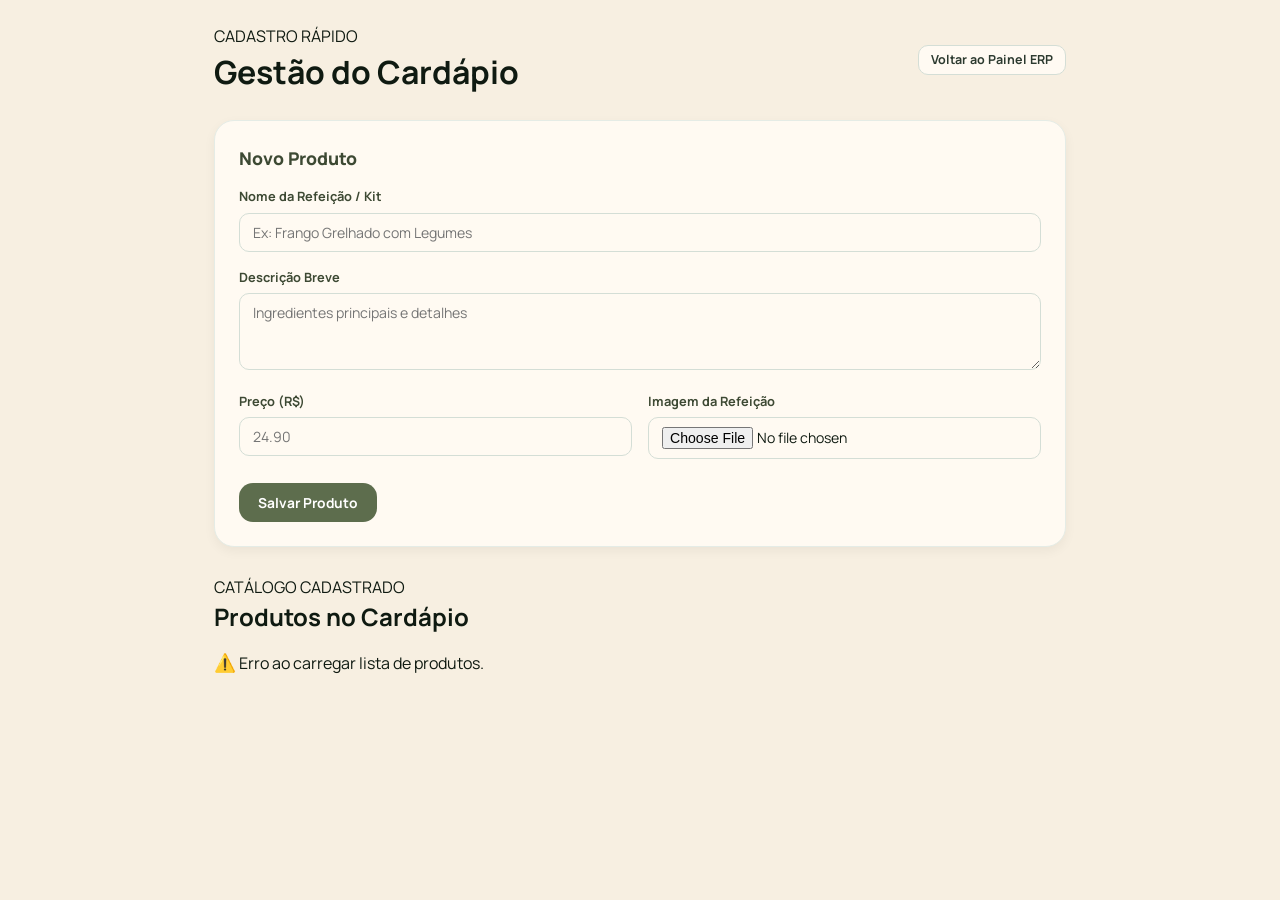
<file: cardapio.html>
<!DOCTYPE html>
<html lang="pt-br">
<head>
  <meta charset="UTF-8">
  <meta name="viewport" content="width=device-width, initial-scale=1.0">
  <title>Gestão do Cardápio - Tá na Mão!</title>
  <link rel="preconnect" href="https://fonts.googleapis.com">
  <link rel="preconnect" href="https://fonts.gstatic.com" crossorigin>
  <link href="https://fonts.googleapis.com/css2?family=Manrope:wght@400;500;600;700;800&display=swap" rel="stylesheet">
  <link rel="stylesheet" href="/assets/css/main.css?v=20260808-1">
</head>
<body style="padding: 24px; max-width: 900px; margin: 0 auto;">

  <header style="margin-bottom: 24px; display: flex; align-items: center; justify-content: space-between;">
    <div>
      <div class="micro-heading gold">CADASTRO RÁPIDO</div>
      <h1 class="section-title">Gestão do Cardápio</h1>
    </div>
    <a href="/painel.html" class="btn btn-secondary btn-sm">Voltar ao Painel ERP</a>
  </header>

  <div class="mailfy-card featured-green" style="margin-bottom: 28px;">
    <h3 style="font-size: 1.1rem; font-weight: 800; color: var(--verde-dark); margin-bottom: 16px;">Novo Produto</h3>
    
    <div class="form-group">
      <label class="form-label">Nome da Refeição / Kit</label>
      <input id="nome" class="form-control" placeholder="Ex: Frango Grelhado com Legumes">
    </div>

    <div class="form-group">
      <label class="form-label">Descrição Breve</label>
      <textarea id="desc" class="form-control" rows="3" placeholder="Ingredientes principais e detalhes"></textarea>
    </div>

    <div style="display: grid; grid-template-columns: 1fr 1fr; gap: 16px;">
      <div class="form-group">
        <label class="form-label">Preço (R$)</label>
        <input id="preco" type="number" step="0.01" class="form-control" placeholder="24.90">
      </div>
      <div class="form-group">
        <label class="form-label">Imagem da Refeição</label>
        <input id="img" type="file" accept="image/*" class="form-control">
      </div>
    </div>

    <button onclick="criar()" class="btn btn-primary" style="margin-top: 8px;">Salvar Produto</button>
  </div>

  <div class="micro-heading">CATÁLOGO CADASTRADO</div>
  <h2 class="section-title" style="margin-bottom: 16px;">Produtos no Cardápio</h2>
  
  <div id="lista" style="display: grid; grid-template-columns: repeat(auto-fill, minmax(260px, 1fr)); gap: 16px;"></div>

  <script src="/assets/js/toast.js"></script>
  <script>
    const API = "https://tanamao-backend.onrender.com/api";

    function fileToBase64(file){
      return new Promise((res,rej)=>{
        const r=new FileReader();
        r.readAsDataURL(file);
        r.onload=()=>res(r.result);
        r.onerror=rej;
      });
    }

    async function criar(){
      const name = document.getElementById("nome").value;
      const description = document.getElementById("desc").value;
      const price = document.getElementById("preco").value;
      const file = document.getElementById("img").files[0];

      if(!name || !price) {
        Toast.error("Por favor, preencha o nome e o preço.");
        return;
      }

      let image_url = "";
      if(file){
        image_url = await fileToBase64(file);
      }

      try {
        const res = await fetch(API+"/products",{
          method:"POST",
          headers:{'Content-Type':'application/json'},
          body:JSON.stringify({name,description,price,image_url})
        });

        const data = await res.json();
        if(!data.ok) throw new Error(data.message || "Erro ao salvar");

        Toast.success("Produto cadastrado com sucesso!");
        document.getElementById("nome").value = "";
        document.getElementById("desc").value = "";
        document.getElementById("preco").value = "";
        document.getElementById("img").value = "";
        carregar();
      } catch(e) {
        Toast.error(e.message || "Falha ao salvar produto.");
      }
    }

    async function carregar(){
      try {
        const res = await fetch(API+"/products");
        const data = await res.json();

        const el = document.getElementById("lista");
        el.innerHTML="";

        if (!data.products || data.products.length === 0) {
          el.innerHTML = '<div style="color: var(--text-muted); font-size: 0.9rem;">Nenhum produto cadastrado ainda.</div>';
          return;
        }

        data.products.forEach(p=>{
          el.innerHTML += `
            <div class="mailfy-card">
              ${p.image_url ? `<img src="${p.image_url}" style="width:100%; height:140px; object-fit:cover; border-radius:var(--radius-sm); margin-bottom:12px;">` : ""}
              <h4 style="font-weight:800; color:var(--verde-dark); font-size:1rem; margin-bottom:4px;">${p.name}</h4>
              <p style="color:var(--text-muted); font-size:0.82rem; margin-bottom:10px;">${p.description || 'Sem descrição'}</p>
              <div style="display:flex; align-items:center; justify-content:space-between;">
                <span style="font-weight:800; color:var(--dourado-dark); font-size:1.1rem;">R$ ${Number(p.price).toFixed(2)}</span>
                <button onclick="del('${p.id}')" class="btn btn-ghost btn-sm" style="color:var(--status-danger-text);">Excluir</button>
              </div>
            </div>
          `;
        });
      } catch(e) {
        Toast.error("Erro ao carregar lista de produtos.");
      }
    }

    async function del(id){
      if(confirm("Deseja realmente excluir este produto?")) {
        await fetch(API+"/products/"+id,{method:"DELETE"});
        Toast.info("Produto removido.");
        carregar();
      }
    }

    carregar();
  </script>

</body>
</html>
</file>
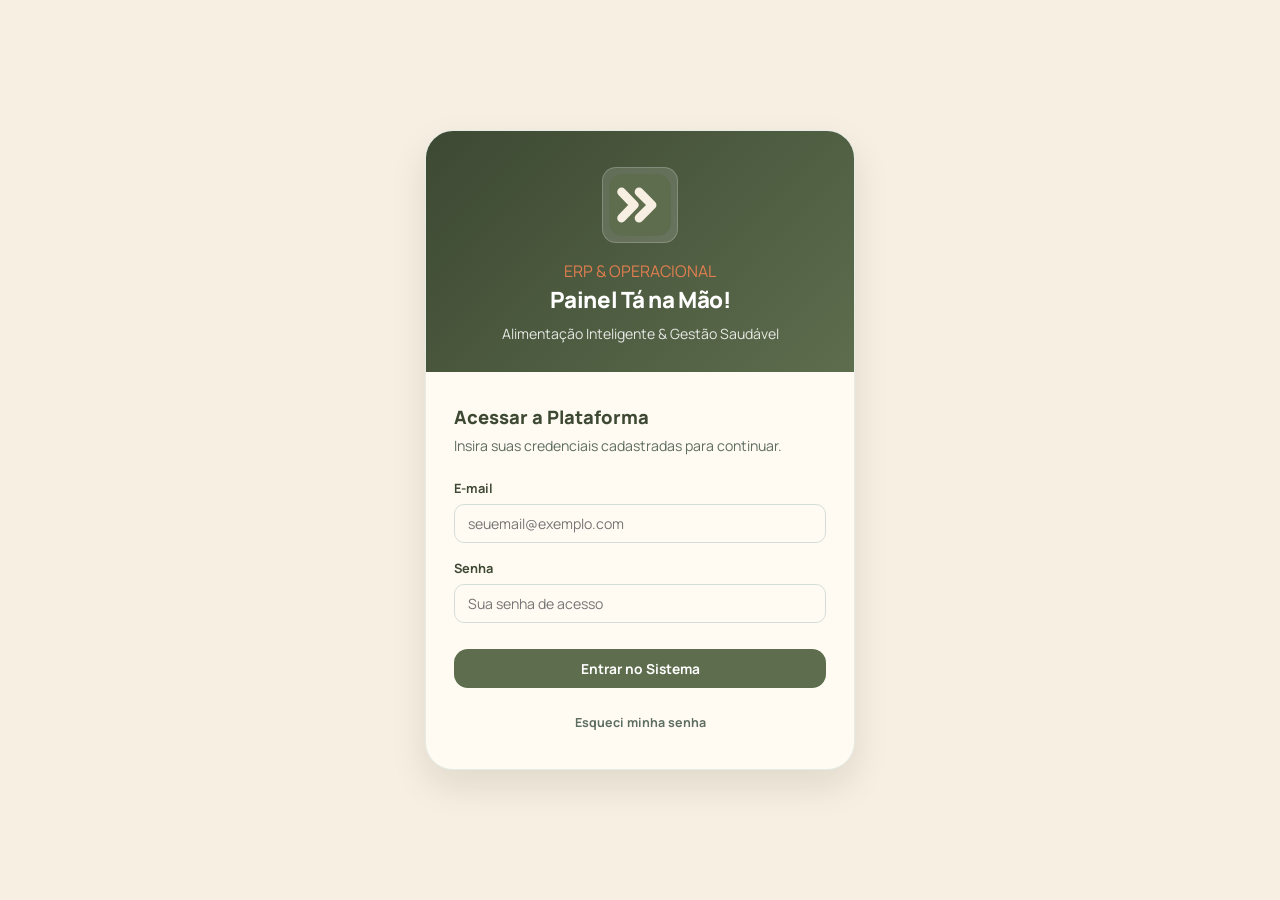
<file: login.html>
<!DOCTYPE html>
<html lang="pt-BR">
<head>
  <meta charset="UTF-8">
  <meta name="viewport" content="width=device-width, initial-scale=1.0">
  <title>Login - Tá na Mão!</title>
  <link rel="preconnect" href="https://fonts.googleapis.com">
  <link rel="preconnect" href="https://fonts.gstatic.com" crossorigin>
  <link href="https://fonts.googleapis.com/css2?family=Manrope:wght@400;500;600;700;800&family=Poppins:wght@400;500;600;700;800&display=swap" rel="stylesheet">
  <link rel="stylesheet" href="/assets/css/main.css?v=20260808-1">
  
  <style>
    body {
      min-height: 100vh;
      display: flex;
      align-items: center;
      justify-content: center;
      padding: 24px;
      background: var(--bg-app);
    }

    .login-shell {
      width: min(100%, 430px);
      background: var(--bg-card);
      border: 1px solid var(--border-subtle);
      border-radius: var(--radius-xl);
      box-shadow: var(--shadow-lg);
      overflow: hidden;
    }

    .brand-panel {
      background: linear-gradient(135deg, var(--verde-dark) 0%, var(--verde-primary) 100%);
      padding: 36px 28px 28px;
      color: #fff;
      text-align: center;
      position: relative;
    }

    .brand-panel img {
      width: 76px;
      height: 76px;
      object-fit: contain;
      display: block;
      margin: 0 auto 16px;
      border-radius: var(--radius-md);
      background: rgba(255, 255, 255, 0.15);
      padding: 6px;
      backdrop-filter: blur(8px);
      border: 1px solid rgba(255, 255, 255, 0.2);
    }

    .brand-panel h1 {
      font-size: 1.4rem;
      font-weight: 800;
      letter-spacing: -0.02em;
    }

    .brand-panel p {
      margin-top: 6px;
      font-size: 0.88rem;
      color: rgba(255,255,255,0.85);
    }

    .panel-body { 
      padding: 32px 28px; 
    }

    .form-title {
      font-size: 1.15rem;
      font-weight: 800;
      color: var(--verde-dark);
    }

    .form-copy {
      margin: 4px 0 22px;
      color: var(--text-muted);
      font-size: 0.88rem;
    }

    .hidden { display: none !important; }
  </style>
</head>
<body>
  <main class="login-shell">
    <section class="brand-panel">
      <img src="/assets/brand/tana-mao-symbol.svg" alt="Tá na Mão!">
      <div class="micro-heading gold" style="color: var(--dourado-primary);">ERP & OPERACIONAL</div>
      <h1>Painel Tá na Mão!</h1>
      <p>Alimentação Inteligente & Gestão Saudável</p>
    </section>

    <section class="panel-body" id="login-panel">
      <h2 class="form-title">Acessar a Plataforma</h2>
      <p class="form-copy">Insira suas credenciais cadastradas para continuar.</p>

      <form id="loginForm" autocomplete="on">
        <div class="form-group">
          <label class="form-label" for="email">E-mail</label>
          <input type="email" class="form-control" id="email" name="email" placeholder="seuemail@exemplo.com" autocomplete="username" autocapitalize="none" spellcheck="false" required>
        </div>

        <div class="form-group">
          <label class="form-label" for="senha">Senha</label>
          <input type="password" class="form-control" id="senha" name="password" placeholder="Sua senha de acesso" autocomplete="current-password" required>
        </div>

        <button class="btn btn-primary btn-lg" style="width: 100%; margin-top: 10px;" type="submit" id="btn-login">
          Entrar no Sistema
        </button>
      </form>

      <div style="text-align: center; margin-top: 20px;">
        <button class="btn btn-ghost btn-sm" type="button" id="show-reset">Esqueci minha senha</button>
      </div>
    </section>

    <section class="panel-body hidden" id="reset-panel">
      <h2 class="form-title">Recuperar Senha</h2>
      <p class="form-copy">Informe seu e-mail para enviarmos o link de redefinição de senha.</p>

      <form id="resetRequestForm" autocomplete="on">
        <div class="form-group">
          <label class="form-label" for="reset-email">E-mail cadastrado</label>
          <input type="email" class="form-control" id="reset-email" name="email" placeholder="seuemail@exemplo.com" autocomplete="username" autocapitalize="none" spellcheck="false" required>
        </div>

        <button class="btn btn-gold btn-lg" style="width: 100%; margin-top: 10px;" type="submit" id="btn-reset">
          Enviar Link de Recuperação
        </button>
      </form>

      <div style="text-align: center; margin-top: 20px;">
        <button class="btn btn-ghost btn-sm" type="button" id="back-login">Voltar para o Login</button>
      </div>
    </section>
  </main>

  <script src="/assets/js/toast.js"></script>
  <script>
    const API = 'https://tanamao-backend.onrender.com/api';

    const loginPanel = document.getElementById('login-panel');
    const resetPanel = document.getElementById('reset-panel');
    const emailInput = document.getElementById('email');
    const resetEmailInput = document.getElementById('reset-email');

    document.getElementById('show-reset').addEventListener('click', () => {
      resetEmailInput.value = emailInput.value;
      loginPanel.classList.add('hidden');
      resetPanel.classList.remove('hidden');
      resetEmailInput.focus();
    });

    document.getElementById('back-login').addEventListener('click', () => {
      resetPanel.classList.add('hidden');
      loginPanel.classList.remove('hidden');
      emailInput.focus();
    });

    document.getElementById('loginForm').addEventListener('submit', async (e) => {
      e.preventDefault();
      const btn = document.getElementById('btn-login');

      // Limpa dados antigos de sessão
      localStorage.removeItem('tnm_token');
      localStorage.removeItem('token');
      localStorage.removeItem('tnm_user');
      localStorage.removeItem('tnm_role');

      btn.disabled = true;
      btn.textContent = 'Autenticando...';

      // Alerta de inicialização para o Render (Cold Start)
      const slowTimer = setTimeout(() => {
        btn.textContent = 'Conectando ao servidor (Render)...';
        Toast.info('O servidor está iniciando. Isso pode levar alguns segundos na primeira conexão.');
      }, 3000);

      try {
        const res = await fetch(API + '/auth/login', {
          method: 'POST',
          headers: { 'Content-Type': 'application/json' },
          body: JSON.stringify({
            email: emailInput.value,
            password: document.getElementById('senha').value
          })
        });

        clearTimeout(slowTimer);
        const data = await res.json();
        if (!res.ok || !data.ok) {
          throw new Error(data.message || 'Credenciais inválidas. Verifique seu e-mail e senha.');
        }

        localStorage.setItem('tnm_token', data.token);
        localStorage.setItem('tnm_user', JSON.stringify(data.user));
        if (data.user && data.user.role) localStorage.setItem('tnm_role', data.user.role);
        
        Toast.success('Login efetuado com sucesso! Redirecionando...');
        setTimeout(() => {
          window.location.href = 'painel.html';
        }, 800);
      } catch (err) {
        clearTimeout(slowTimer);
        let msg = err.message || 'Não foi possível realizar o login.';
        if (msg.includes('Failed to fetch')) {
          msg = 'Erro de conexão com a API backend (Render). Verifique se o servidor está ativo ou tente novamente.';
        }
        Toast.error(msg);
        btn.disabled = false;
        btn.textContent = 'Entrar no Sistema';
      }
    });

    document.getElementById('resetRequestForm').addEventListener('submit', async (e) => {
      e.preventDefault();
      const btn = document.getElementById('btn-reset');

      btn.disabled = true;
      btn.textContent = 'Enviando...';

      try {
        const res = await fetch(API + '/auth/forgot-password', {
          method: 'POST',
          headers: { 'Content-Type': 'application/json' },
          body: JSON.stringify({ email: resetEmailInput.value })
        });

        const data = await res.json();
        if (!data.ok) throw new Error(data.message || 'Não foi possível solicitar a recuperação.');

        Toast.success(data.message || 'E-mail de recuperação enviado com sucesso!');
      } catch (err) {
        Toast.error(err.message || 'Falha ao solicitar recuperação.');
      } finally {
        btn.disabled = false;
        btn.textContent = 'Enviar Link de Recuperação';
      }
    });
  </script>
</body>
</html>
</file>
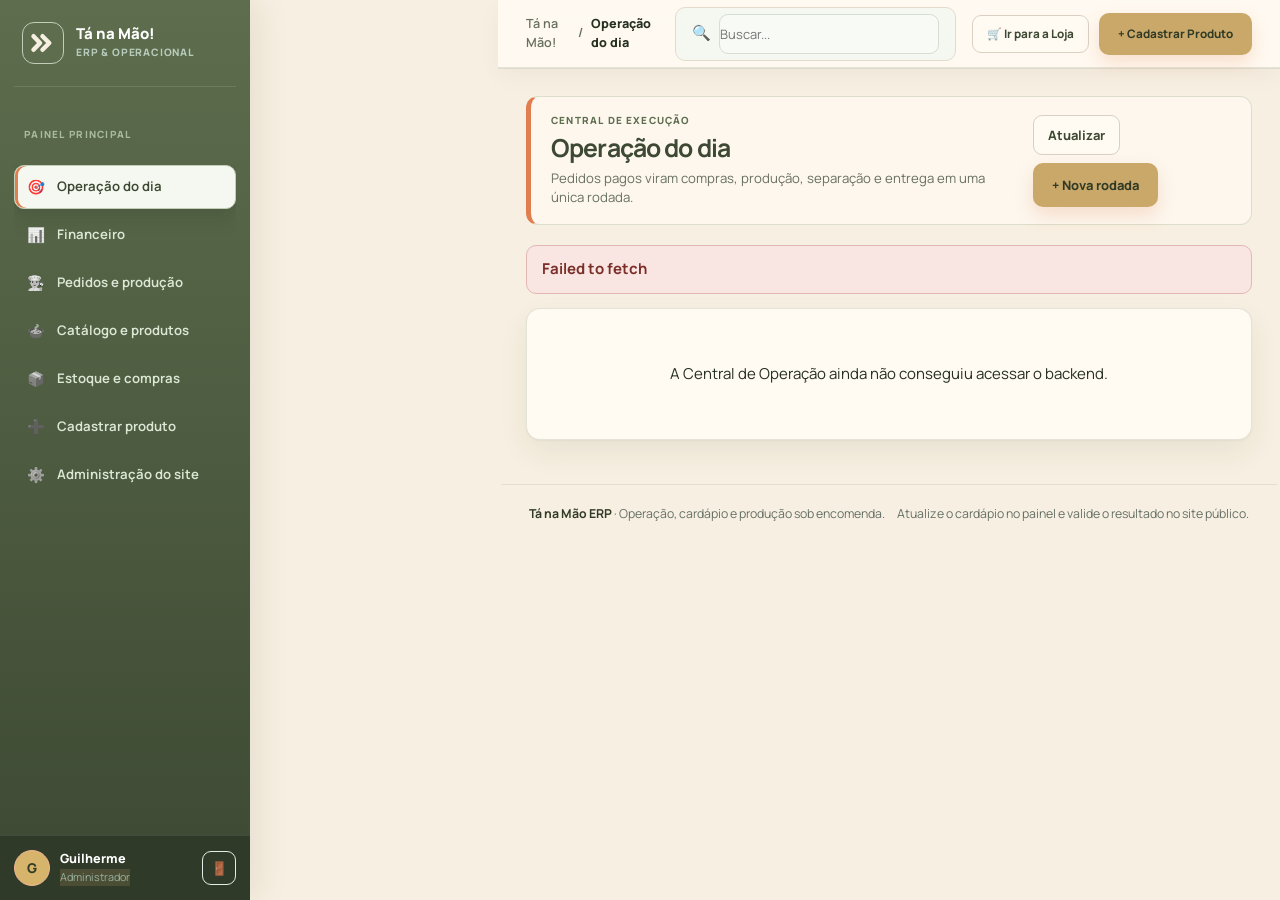
<file: painel.html>
<!DOCTYPE html>
<html lang="pt-br">
<head>
  <meta charset="UTF-8">
  <meta name="viewport" content="width=device-width, initial-scale=1.0">
  <title>ERP Tá na Mão! - Operacional & Gestão</title>
  <link rel="preconnect" href="https://fonts.googleapis.com">
  <link rel="preconnect" href="https://fonts.gstatic.com" crossorigin>
  <link href="https://fonts.googleapis.com/css2?family=Manrope:wght@400;500;600;700;800&family=Poppins:wght@300;400;500;600;700;800&display=swap" rel="stylesheet">
  <link rel="stylesheet" href="/assets/css/main.css?v=20260808-1">
  <link rel="stylesheet" href="/assets/css/erp-modern.css?v=20260808-2">
  <!-- Deve permanecer antes de qualquer script que faça chamadas à API. -->
  <script src="auth.js?v=20260807-1"></script>
  <script src="/assets/js/toast.js"></script>

  <style>
    :root{
      --verde:#596B3F;
      --verde-escuro:#303A25;
      --dourado:#C9A86A;
      --fundo:#f4f6f4;
      --borda:#dfe5dd;
      --muted:#667066;
      --texto:#243126;
      --branco:#ffffff;
      --surface:#f8faf7;
      --sombra: 0 10px 28px rgba(36,49,38,0.08);
    }

    body{
      font-family:'Poppins', Arial, sans-serif;
      background:linear-gradient(180deg, #f4f6f4 0%, #eef3ee 100%);
      margin:0;
      color:var(--texto);
      min-height:100vh;
    }

    .app-header {
      background:#fff;
      border-bottom:1px solid rgba(89,107,63,0.14);
      box-shadow:0 8px 22px rgba(36,49,38,0.04);
    }

    .app-header-inner {
      max-width:1200px;
      margin:0 auto;
      padding:16px;
      display:flex;
      align-items:center;
      justify-content:space-between;
      gap:16px;
    }

    .app-brand {
      display:flex;
      align-items:center;
      gap:12px;
      min-width:0;
    }

    .app-brand img {
      width:52px;
      height:52px;
      object-fit:contain;
      border-radius:14px;
      background:var(--verde);
      border:1px solid rgba(48,58,37,.25);
      padding:6px;
    }

    .app-brand small {
      display:block;
      color:var(--muted);
      font-weight:700;
      font-size:.76rem;
      text-transform:uppercase;
      letter-spacing:.08em;
      margin-bottom:2px;
    }

    .app-brand h1 {
      margin:0;
      color:var(--verde-escuro);
      font-size:1.28rem;
      line-height:1.2;
    }

    .app-brand span {
      display:block;
      color:var(--muted);
      font-size:.86rem;
      margin-top:3px;
    }

    .app-header-actions {
      display:flex;
      align-items:center;
      justify-content:flex-end;
      gap:10px;
      flex-wrap:wrap;
    }

    .status-pill {
      display:inline-flex;
      align-items:center;
      min-height:36px;
      border:1px solid rgba(89,107,63,.16);
      border-radius:999px;
      padding:0 12px;
      color:var(--verde-escuro);
      background:rgba(89,107,63,.06);
      font-size:.82rem;
      font-weight:800;
      white-space:nowrap;
    }

    .header-logout {
      min-height:36px;
      border:1px solid #e3e8e1;
      background:#fff;
      color:var(--texto);
      border-radius:999px;
      padding:0 14px;
      font-weight:800;
      cursor:pointer;
      font-family:'Poppins', Arial, sans-serif;
    }

    .wrap {
      padding: 16px;
      max-width: 1200px;
      margin: 0 auto;
    }

    .workspace-toolbar {
      position: sticky;
      top: 0;
      z-index: 10;
      display:grid;
      grid-template-columns: minmax(260px, 1fr) auto;
      gap:12px;
      align-items:end;
      background:rgba(244,246,244,.94);
      border:1px solid rgba(89,107,63,.14);
      border-radius:14px;
      padding:12px;
      margin-bottom:16px;
      backdrop-filter: blur(12px);
      box-shadow:0 10px 24px rgba(36,49,38,.06);
    }

    .workspace-tabs {
      grid-column: 1 / -1;
      display: flex;
      align-items: center;
      gap: 8px;
      flex-wrap: wrap;
      min-width: 0;
    }

    .workspace-tab {
      min-height: 38px;
      border: 1px solid #dbe4d8;
      border-radius: 10px;
      background: #fff;
      color: var(--verde-escuro);
      padding: 0 12px;
      font-family: 'Poppins', Arial, sans-serif;
      font-size: .86rem;
      font-weight: 800;
      cursor: pointer;
      white-space: nowrap;
      transition: background .2s, border .2s, color .2s, box-shadow .2s;
    }

    .workspace-tab:hover {
      border-color: rgba(89,107,63,.35);
      background: rgba(89,107,63,.06);
    }

    .workspace-tab.active {
      border-color: var(--verde);
      background: var(--verde);
      color: #fff;
      box-shadow: 0 8px 18px rgba(89,107,63,.16);
    }

    .toolbar-field {
      display:flex;
      flex-direction:column;
      gap:6px;
      min-width:0;
    }

    .toolbar-field span {
      color:var(--muted);
      font-size:.72rem;
      font-weight:800;
      letter-spacing:.06em;
      text-transform:uppercase;
    }

    .toolbar-field select,
    .toolbar-field input {
      width:100%;
      min-height:42px;
      border:1px solid #dbe4d8;
      border-radius:10px;
      background:#fff;
      color:var(--texto);
      padding:0 12px;
      font-size:.92rem;
      box-sizing:border-box;
      outline:none;
    }

    .toolbar-field select:focus,
    .toolbar-field input:focus {
      border-color:var(--dourado);
      box-shadow:0 0 0 3px rgba(201,168,106,.14);
    }

    .toolbar-status {
      justify-self:end;
      align-self:center;
      display:inline-flex;
      align-items:center;
      justify-content:center;
      min-height:42px;
      border-radius:999px;
      padding:0 14px;
      font-size:.84rem;
      font-weight:800;
      background:#edf3ec;
      color:var(--verde-escuro);
      white-space:nowrap;
    }

    .dropdown-actions {
      display:inline-block;
      position:relative;
    }

    .dropdown-actions summary {
      list-style:none;
      cursor:pointer;
      min-height:38px;
      display:inline-flex;
      align-items:center;
      justify-content:center;
      gap:8px;
      border:1px solid #dbe4d8;
      border-radius:10px;
      background:#fff;
      color:var(--verde-escuro);
      padding:0 12px;
      font-weight:800;
      font-size:.88rem;
    }

    .dropdown-actions summary::-webkit-details-marker { display:none; }

    .dropdown-actions[open] summary {
      border-color:rgba(89,107,63,.35);
      box-shadow:0 0 0 3px rgba(89,107,63,.08);
    }

    .dropdown-menu {
      position:absolute;
      right:0;
      top:calc(100% + 8px);
      display:grid;
      gap:8px;
      min-width:210px;
      background:#fff;
      border:1px solid var(--borda);
      border-radius:12px;
      padding:10px;
      box-shadow:var(--sombra);
      z-index:30;
    }

    .dropdown-menu button {
      width:100%;
      text-align:left;
    }

    .rule-note {
      border: 1px solid rgba(89,107,63,.18);
      background: rgba(89,107,63,.07);
      color: var(--verde-escuro);
      border-radius: 10px;
      padding: 10px 12px;
      margin-top: 12px;
      font-weight: 700;
    }

    .usage-context-grid {
      display: grid;
      grid-template-columns: repeat(auto-fit, minmax(220px, 1fr));
      gap: 10px;
      margin-top: 12px;
    }

    .usage-context-option {
      display: grid;
      grid-template-columns: 20px 34px 1fr;
      gap: 10px;
      align-items: start;
      border: 1px solid #dfe8dc;
      background: #fff;
      border-radius: 12px;
      padding: 12px;
      cursor: pointer;
    }

    .usage-context-option input {
      margin-top: 7px;
    }

    .usage-token {
      display: inline-flex;
      align-items: center;
      justify-content: center;
      width: 34px;
      height: 30px;
      border-radius: 10px;
      background: rgba(89,107,63,.1);
      color: var(--verde-escuro);
      font-size: .72rem;
      font-weight: 800;
    }

    .usage-context-option strong {
      display: block;
      color: var(--verde-escuro);
      font-size: .9rem;
      line-height: 1.25;
      margin-bottom: 3px;
    }

    .usage-context-option small {
      color: var(--muted);
      line-height: 1.4;
    }

    .usage-chip-list {
      display: flex;
      gap: 6px;
      flex-wrap: wrap;
      margin-top: 6px;
    }

    .usage-chip-list span {
      display: inline-flex;
      align-items: center;
      min-height: 26px;
      border-radius: 999px;
      border: 1px solid rgba(89,107,63,.16);
      background: #f8fbf7;
      color: var(--verde-escuro);
      padding: 0 8px;
      font-size: .72rem;
      font-weight: 800;
    }

    .ingredient-grid {
      display: grid;
      grid-template-columns: repeat(auto-fit, minmax(180px, 1fr));
      gap: 10px;
      margin-top: 12px;
    }

    .ingredient-grid .field {
      margin: 0;
    }

    .bom-builder {
      display: grid;
      grid-template-columns: minmax(220px, 1.4fr) minmax(120px, .6fr) minmax(110px, .5fr) minmax(180px, 1fr) auto;
      gap: 10px;
      align-items: end;
      margin-top: 12px;
    }

    .shopping-summary {
      display: grid;
      gap: 10px;
      margin-top: 12px;
    }

    .shopping-warning {
      border: 1px solid #f0d9a7;
      background: #fff9ec;
      color: #7a5a15;
      border-radius: 10px;
      padding: 10px 12px;
      font-size: .86rem;
      font-weight: 700;
    }

    @media (max-width: 900px) {
      .bom-builder {
        grid-template-columns: 1fr;
      }
    }

    .panel-overlay {
      position: fixed;
      inset: 0;
      background: rgba(20, 30, 22, .5);
      display: none;
      align-items: center;
      justify-content: center;
      padding: 20px;
      z-index: 100;
    }

    .panel-overlay.on {
      display: flex;
    }

    .panel-modal {
      width: min(720px, 100%);
      max-height: 86vh;
      overflow: auto;
      background: #fff;
      border-radius: 14px;
      border: 1px solid var(--borda);
      box-shadow: var(--sombra);
      padding: 18px;
      position: relative;
    }

    .panel-modal-close {
      position: absolute;
      top: 10px;
      right: 10px;
      width: 34px;
      height: 34px;
      border: 0;
      border-radius: 999px;
      background: #f0f3ef;
      color: var(--verde-escuro);
      font-size: 1.2rem;
      font-weight: 800;
      cursor: pointer;
    }

    .recipe-blocks {
      display: grid;
      gap: 12px;
      margin-top: 14px;
    }

    .recipe-block {
      border: 1px solid #e7ece5;
      border-radius: 12px;
      background: #fcfbf8;
      padding: 12px;
    }

    .recipe-block h4 {
      margin: 0 0 8px;
      color: var(--verde-escuro);
      font-size: .82rem;
      text-transform: uppercase;
      letter-spacing: .04em;
    }

    .recipe-block ul,
    .recipe-block ol {
      margin: 0;
      padding-left: 18px;
      color: var(--texto);
      line-height: 1.5;
    }

    .stock-low {
      color: #c0392b;
    }

    .stock-ok {
      color: var(--verde-escuro);
    }

    .replenishment-grid {
      display: grid;
      grid-template-columns: repeat(auto-fit, minmax(210px, 1fr));
      gap: 10px;
      margin-bottom: 12px;
    }

    .finance-kpis {
      display: grid;
      grid-template-columns: repeat(auto-fit, minmax(150px, 1fr));
      gap: 10px;
      margin: 14px 0;
    }

    .finance-kpi {
      border: 1px solid #e4eade;
      border-radius: 12px;
      padding: 12px;
      background: #fff;
    }

    .finance-kpi span {
      display: block;
      color: var(--muted);
      font-size: .76rem;
      font-weight: 800;
      text-transform: uppercase;
      letter-spacing: .04em;
      margin-bottom: 5px;
    }

    .finance-kpi strong {
      color: var(--verde-escuro);
      font-size: 1.12rem;
    }

    .finance-chart {
      border: 1px solid #e4eade;
      border-radius: 12px;
      background: #fff;
      padding: 12px;
      display: grid;
      gap: 10px;
      min-height: 180px;
    }

    .chart-row {
      display: grid;
      grid-template-columns: minmax(92px, 140px) 1fr minmax(86px, auto);
      gap: 10px;
      align-items: center;
      font-size: .86rem;
    }

    .chart-label {
      color: var(--texto);
      font-weight: 800;
      overflow: hidden;
      text-overflow: ellipsis;
      white-space: nowrap;
    }

    .chart-track {
      height: 12px;
      border-radius: 999px;
      background: #eef2ec;
      overflow: hidden;
    }

    .chart-bar {
      height: 100%;
      min-width: 3px;
      border-radius: inherit;
      background: linear-gradient(90deg, var(--verde), var(--dourado));
    }

    .chart-value {
      color: var(--verde-escuro);
      font-weight: 800;
      text-align: right;
    }

    .section-toolbar {
      display:flex;
      align-items:center;
      justify-content:space-between;
      gap:12px;
      flex-wrap:wrap;
      margin-bottom:12px;
    }

    .section-toolbar h3 {
      margin:0;
      border:0;
      padding:0;
    }

    .inline-filter {
      display:flex;
      align-items:center;
      gap:8px;
      flex-wrap:wrap;
    }

    .inline-filter label {
      color:var(--muted);
      font-size:.78rem;
      font-weight:800;
      text-transform:uppercase;
      letter-spacing:.05em;
    }

    .inline-filter select {
      min-height:38px;
      border:1px solid #dbe4d8;
      border-radius:10px;
      padding:0 12px;
      background:#fff;
      color:var(--texto);
      font-weight:700;
    }

    .tabs {
      display:none;
    }

    .tab-btn {
      background: transparent;
      border: none;
      font-size: 1rem;
      font-weight: 600;
      color: var(--muted);
      cursor: pointer;
      padding: 10px 20px;
      border-radius: 8px;
      transition: 0.2s;
    }

    .tab-btn:hover { background: rgba(89,107,63,0.05); }
    .tab-btn.active { background: var(--verde); color: #fff; }

    /* Lógica de exibição das abas */
    .tab-content { display: none; min-width:0; }
    .tab-content.active { display: block !important; }

    /* CARDS ADMIN */
    .admin-card {
      background: #fff;
      border: 1px solid var(--borda);
      border-radius: 12px;
      padding: 16px;
      margin-bottom: 14px;
      box-shadow: 0 8px 20px rgba(36,49,38,0.06);
      min-width:0;
    }

    .admin-card h3 {
      color: var(--verde-escuro);
      margin-top: 0;
      margin-bottom: 16px;
      font-size: 1.2rem;
      border-bottom: 1px solid #eee;
      padding-bottom: 8px;
    }

    .admin-card input,
    .admin-card select,
    .admin-card textarea {
      width: 100%;
      padding: 12px;
      margin-bottom: 10px;
      border: 1px solid #ddd;
      border-radius: 8px;
      box-sizing: border-box;
      font-family:'Poppins', Arial, sans-serif;
    }

    .admin-card button {
      background: var(--dourado);
      color: var(--verde-escuro);
      border: none;
      padding: 12px 20px;
      border-radius: 8px;
      font-weight: 800;
      cursor: pointer;
      width: 100%;
      transition: 0.3s;
    }

    .admin-card button:hover { background: #b8965a; }

    .topbar-btns {
      display: flex;
      gap: 10px;
      margin-bottom: 15px;
      justify-content: flex-end;
      flex-wrap: wrap;
    }

    /* KANBAN OPERACIONAL */
    .board{
      display:grid;
      grid-template-columns:repeat(auto-fit, minmax(250px, 1fr));
      gap: 12px;
    }

    .column{
      background:#fff;
      border-radius:12px;
      padding:10px;
      min-height:280px;
      border: 1px solid #e8eee6;
    }

    .column-header{
      font-weight:bold;
      margin-bottom:10px;
      color:var(--verde);
      text-align: center;
      border-bottom: 2px solid var(--fundo);
      padding-bottom: 5px;
    }

    .card{
      background:#fbfcfb;
      padding:12px;
      border-radius:8px;
      margin-bottom:8px;
      font-size:14px;
      border: 1px solid #e8eee6;
      border-left: 4px solid var(--dourado);
    }

    .card button{
      margin-top:8px;
      width:100%;
      background: var(--verde);
      color:white;
      border: none;
      padding: 8px;
      border-radius: 6px;
      cursor: pointer;
      font-weight: 800;
    }

    /* Esconder botões/abas de admin por padrão */
    [data-role="admin"]:not(option) { /* liberado para exibicao permanente */ }

    /* ====== TABELAS (Compras + Produtos) ====== */
    .table-wrap{
      overflow:auto;
      border: 1px solid #eee;
      border-radius: 12px;
      max-width:100%;
    }

    .table-status{
      margin: 0 0 10px;
      color: var(--muted);
      font-size: .9rem;
      font-weight: 700;
    }

    .inline-action{
      border: none;
      background: transparent;
      color: var(--verde);
      font: inherit;
      font-weight: 800;
      cursor: pointer;
      text-decoration: underline;
      padding: 0;
    }

    table{
      width: 100%;
      border-collapse: collapse;
      background:#fff;
    }

    thead th{
      text-align:left;
      font-size:.85rem;
      color:#666;
      padding:12px 10px;
      border-bottom:1px solid #eee;
      background:#fbfbfb;
      position: sticky;
      top: 0;
      z-index: 1;
      white-space: nowrap;
    }

    tbody td{
      padding:12px 10px;
      border-bottom:1px solid #f0f0f0;
      font-size:.92rem;
      vertical-align: middle;
    }

    tbody tr:hover{ background:#fafafa; }

    .badge{
      display:inline-block;
      padding:4px 10px;
      border-radius:999px;
      font-size:.78rem;
      font-weight:800;
      border:1px solid #eee;
      background:#fff;
      white-space: nowrap;
    }

    .badge.on{ border-color: rgba(89,107,63,.25); background: rgba(89,107,63,.08); color: var(--verde-escuro); }
    .badge.off{ border-color: rgba(0,0,0,.12); background: rgba(0,0,0,.04); color: #444; }

    .badge.insumos{ border-color: rgba(89,107,63,.25); background: rgba(89,107,63,.08); color: var(--verde-escuro); }
    .badge.embalagens{ border-color: rgba(201,168,106,.35); background: rgba(201,168,106,.12); color: #7b5a21; }
    .badge.outros{ border-color: rgba(0,0,0,.12); background: rgba(0,0,0,.04); color: #444; }

    .filters-grid{
      display:grid;
      grid-template-columns: repeat(4, minmax(0, 1fr));
      gap: 10px;
      margin-bottom: 12px;
    }

    .filters-grid label{
      display:block;
      font-size:.78rem;
      color:#888;
      font-weight:800;
      text-transform: uppercase;
      letter-spacing: .06em;
      margin-bottom:6px;
    }

    .filters-grid input,
    .filters-grid select{
      width: 100%;
      padding: 10px 12px;
      border: 1px solid #ddd;
      border-radius: 10px;
      box-sizing: border-box;
      outline: none;
    }

    .filters-actions{
      display:flex;
      gap:10px;
      align-items:center;
      justify-content:flex-end;
      flex-wrap:wrap;
      margin-top: 10px;
    }

    .btn-secondary{
      background:#fff;
      border:1px solid #ddd;
      color:#333;
      padding:10px 14px;
      border-radius:10px;
      font-weight:800;
      cursor:pointer;
    }

    .btn-secondary:hover{ background:#f7f7f7; }

    .btn-danger{
      background:#e74c3c;
      border:none;
      color:#fff;
      padding:10px 14px;
      border-radius:10px;
      font-weight:800;
      cursor:pointer;
    }

    .btn-danger:hover{ filter: brightness(.95); }

    .summary-bar{
      display:flex;
      justify-content: space-between;
      align-items:center;
      gap: 10px;
      background:#fcfcfc;
      border:1px solid #eee;
      border-radius:12px;
      padding:12px 14px;
      margin: 10px 0 14px;
      flex-wrap: wrap;
    }

    .summary-bar strong{ color: var(--verde-escuro); }
    .muted{ color:#777; font-size:.92rem; }
    .small{ font-size: .9rem; color: var(--muted); }

    .prod-img{
      width: 56px;
      height: 56px;
      object-fit: cover;
      border-radius: 12px;
      border: 1px solid #eee;
      background: #f5f5f5;
    }

    .actions{
      display:flex;
      gap:8px;
      flex-wrap:wrap;
      align-items:center;
    }


    .tab-btn,
    button,
    input,
    select,
    textarea {
      font-family:'Poppins', Arial, sans-serif;
    }

    .topbar-btns button,
    .filters-actions button,
    .actions button,
    .form-actions button {
      width:auto;
    }

    .admin-card input:focus,
    .admin-card select:focus,
    .admin-card textarea:focus,
    .filters-grid input:focus,
    .filters-grid select:focus {
      border-color:var(--dourado);
      box-shadow:0 0 0 3px rgba(201,168,106,.14);
      outline:none;
    }

    .card-heading {
      display:flex;
      align-items:flex-start;
      justify-content:space-between;
      gap:16px;
      border-bottom:1px solid #edf0eb;
      padding-bottom:14px;
      margin-bottom:18px;
    }

    .card-heading h3 {
      border:0;
      padding:0;
      margin:2px 0 4px;
      font-size:1.25rem;
    }

    .card-heading p {
      margin:0;
      color:var(--muted);
      line-height:1.5;
      font-size:.92rem;
    }

    .eyebrow {
      display:block;
      color:#8d7a52;
      font-size:.72rem;
      font-weight:800;
      text-transform:uppercase;
      letter-spacing:.08em;
    }

    .form-section {
      border:1px solid #e7ece5;
      border-radius:12px;
      padding:16px;
      margin-bottom:14px;
      background:#fff;
      min-width:0;
    }

    .form-section-head {
      display:flex;
      justify-content:space-between;
      gap:14px;
      margin-bottom:14px;
      align-items:flex-start;
    }

    .form-section-head strong {
      color:var(--verde-escuro);
      font-size:.98rem;
    }

    .form-section-head span {
      color:var(--muted);
      font-size:.86rem;
      line-height:1.45;
      max-width:560px;
      text-align:right;
    }

    .form-grid {
      display:grid;
      grid-template-columns:repeat(2, minmax(0, 1fr));
      gap:12px;
    }

    .form-grid.is-three {
      grid-template-columns:repeat(3, minmax(0, 1fr));
    }

    .field {
      display:flex;
      flex-direction:column;
      gap:6px;
      margin:0;
    }

    .field.full {
      grid-column:1 / -1;
    }

    .field > span,
    .field-label {
      color:#4b574b;
      font-size:.78rem;
      font-weight:800;
      text-transform:uppercase;
      letter-spacing:.04em;
    }

    .field small,
    .field-hint {
      color:var(--muted);
      font-size:.8rem;
      line-height:1.35;
    }

    .field input,
    .field select,
    .field textarea {
      margin-bottom:0;
    }

    .field textarea {
      min-height:96px;
      resize:vertical;
    }

    .days-control {
      display:grid;
      gap:8px;
      margin-top:8px;
    }

    .days-grid {
      display:grid;
      grid-template-columns:repeat(7, minmax(0, 1fr));
      gap:8px;
    }

    .day-option {
      display:flex;
      align-items:center;
      justify-content:center;
      gap:6px;
      min-height:40px;
      border:1px solid #e1e7df;
      border-radius:10px;
      background:#fbfcfb;
      font-size:.84rem;
      font-weight:800;
      color:var(--verde-escuro);
      cursor:pointer;
      transition:border .2s, background .2s, box-shadow .2s;
    }

    .day-option input {
      accent-color:var(--verde);
    }

    .day-option:has(input:checked) {
      border-color:rgba(89,107,63,.55);
      background:rgba(89,107,63,.09);
      box-shadow:inset 0 0 0 1px rgba(89,107,63,.12);
    }

    .day-option:has(input:disabled) {
      opacity:.62;
      cursor:not-allowed;
    }

    .day-option-all {
      justify-content:flex-start;
      padding:0 12px;
      background:rgba(201,168,106,.12);
      border-color:rgba(201,168,106,.32);
    }

    .choice-grid {
      display:grid;
      grid-template-columns:repeat(2, minmax(0, 1fr));
      gap:12px;
    }

    .form-actions {
      display:flex;
      align-items:center;
      justify-content:flex-end;
      gap:10px;
      flex-wrap:wrap;
      margin-top:14px;
    }

    .btn-primary {
      background:var(--dourado) !important;
      color:var(--verde-escuro) !important;
      border:1px solid rgba(201,168,106,.35) !important;
      padding:12px 18px !important;
      border-radius:10px !important;
      font-weight:800;
    }

    .app-footer {
      max-width:1200px;
      margin:0 auto;
      padding:20px 16px 28px;
      color:var(--muted);
      font-size:.82rem;
      display:flex;
      justify-content:space-between;
      gap:12px;
      flex-wrap:wrap;
      border-top:1px solid rgba(89,107,63,.12);
    }

    .app-footer strong {
      color:var(--verde-escuro);
    }


    @media (max-width: 900px){
      .workspace-toolbar{ grid-template-columns: 1fr; position:static; }
      .toolbar-status{ justify-self:start; }
      .filters-grid{ grid-template-columns: 1fr 1fr; }
      .form-grid, .form-grid.is-three, .choice-grid{ grid-template-columns: 1fr; }
      .days-grid{ grid-template-columns: repeat(4, minmax(0, 1fr)); }
      .app-header-inner{ align-items:flex-start; flex-direction:column; }
    }
    @media (max-width: 560px){
      .filters-grid{ grid-template-columns: 1fr; }
      .days-grid{ grid-template-columns: repeat(2, minmax(0, 1fr)); }
      .form-section-head{ flex-direction:column; }
      .form-section-head span{ text-align:left; }
    }
  </style>
</head>

<body>
<div class="app-layout">
  <!-- SIDEBAR LATERAL FIXA (SAAS / MAILFY STYLE) -->
  <aside class="sidebar" id="app-sidebar">
    <div class="sidebar-header">
      <a href="index.html" class="sidebar-brand">
        <img src="/assets/brand/tana-mao-symbol.svg" alt="Tá na Mão!">
        <div class="sidebar-brand-info">
          <span class="sidebar-brand-title">Tá na Mão!</span>
          <span class="sidebar-brand-badge">ERP & OPERACIONAL</span>
        </div>
      </a>

      <div class="sidebar-nav-label">Painel Principal</div>

      <nav class="sidebar-nav">
        <a class="sidebar-link active" data-tab-id="aba-operacao" onclick="selectSidebarTab('aba-operacao', this)">
          <span class="nav-icon">🎯</span>
          <span>Operação do dia</span>
        </a>
        <a class="sidebar-link" data-tab-id="aba-config" onclick="selectSidebarTab('aba-config', this)">
          <span class="nav-icon">📊</span>
          <span>Financeiro</span>
        </a>
        <a class="sidebar-link" data-tab-id="aba-vendas" onclick="selectSidebarTab('aba-vendas', this)">
          <span class="nav-icon">👨‍🍳</span>
          <span>Pedidos e produção</span>
        </a>
        <a class="sidebar-link" data-tab-id="aba-cardapio" onclick="selectSidebarTab('aba-cardapio', this)">
          <span class="nav-icon">🍲</span>
          <span>Catálogo e produtos</span>
        </a>
        <a class="sidebar-link" data-tab-id="aba-compras" onclick="selectSidebarTab('aba-compras', this)">
          <span class="nav-icon">📦</span>
          <span>Estoque e compras</span>
        </a>
        <a class="sidebar-link" data-tab-id="aba-cadastro-produto" onclick="selectSidebarTab('aba-cadastro-produto', this)">
          <span class="nav-icon">➕</span>
          <span>Cadastrar produto</span>
        </a>
        <a class="sidebar-link" data-tab-id="aba-textos" onclick="selectSidebarTab('aba-textos', this)">
          <span class="nav-icon">⚙️</span>
          <span>Administração do site</span>
        </a>
      </nav>
    </div>

    <div class="sidebar-footer">
      <div class="sidebar-user">
        <div class="sidebar-user-avatar" id="user-avatar-initial">G</div>
        <div class="sidebar-user-info">
          <span class="sidebar-user-name" id="user-display-name">Guilherme</span>
          <span class="sidebar-user-role" id="btn-login-admin">Administrador</span>
        </div>
      </div>
      <button class="sidebar-logout-btn" title="Sair do Sistema" onclick="logout()">
        🚪
      </button>
    </div>
  </aside>

  <!-- ÁREA PRINCIPAL DA APLICAÇÃO -->
  <div class="main-wrapper">
    <!-- TOPBAR SUPERIOR EXECUTIVA -->
    <header class="app-topbar">
      <div style="display:flex; align-items:center; gap:12px;">
        <button class="mobile-nav-toggle" type="button" onclick="toggleSidebar()">☰</button>
        <div class="topbar-breadcrumb">
          <span>Tá na Mão!</span>
          <span>/</span>
          <span class="current" id="topbar-current-page">Operação do dia</span>
        </div>
      </div>

      <div class="topbar-search">
        <span>🔍</span>
        <input id="global-search" type="search" placeholder="Buscar pedidos, produtos, compras..." oninput="handleGlobalSearch()">
      </div>

      <div class="topbar-actions">
        <button class="btn btn-secondary btn-sm" onclick="location.href='index.html'">🛒 Ir para a Loja</button>
        <button class="btn btn-primary btn-sm" data-role="admin" onclick="abrirAba('aba-cadastro-produto')">+ Cadastrar Produto</button>
      </div>
    </header>

    <!-- CONTEÚDO DAS ABAS -->
    <main class="app-content">

  <!-- CENTRAL DE OPERAÇÃO -->
  <div id="aba-operacao" class="tab-content">
    <div class="erp-page-heading operation-heading">
      <div>
        <span class="operation-eyebrow">CENTRAL DE EXECUÇÃO</span>
        <h1>Operação do dia</h1>
        <p>Pedidos pagos viram compras, produção, separação e entrega em uma única rodada.</p>
      </div>
      <div class="operation-heading-actions">
        <button class="btn btn-secondary" type="button" onclick="carregarRodadasProducao(true)">Atualizar</button>
        <button class="btn btn-primary" type="button" onclick="abrirNovaRodada()">+ Nova rodada</button>
      </div>
    </div>

    <div id="round-alert" class="operation-alert" hidden></div>

    <section id="round-empty" class="admin-card operation-empty" hidden>
      <div class="operation-empty-icon">◎</div>
      <h2>Nenhuma rodada criada</h2>
      <p>Crie a primeira rodada para transformar automaticamente os pedidos pagos em demanda de produção e lista de compras.</p>
      <button class="btn btn-primary" type="button" onclick="abrirNovaRodada()">Criar primeira rodada</button>
    </section>

    <section id="round-loading" class="admin-card operation-loading">Carregando a operação...</section>

    <div id="round-workspace" hidden>
      <div class="round-command-bar">
        <div>
          <div class="round-title-line">
            <h2 id="round-title">Rodada</h2>
            <span id="round-status" class="round-status">Rascunho</span>
          </div>
          <p id="round-dates" class="muted"></p>
        </div>
        <div class="round-selector-wrap">
          <label for="round-selector">Rodada</label>
          <select id="round-selector" onchange="selecionarRodada(this.value)"></select>
        </div>
      </div>

      <div class="operation-kpis">
        <article class="operation-kpi"><span>Pedidos</span><strong id="round-kpi-orders">0</strong><small>confirmados</small></article>
        <article class="operation-kpi"><span>Demanda</span><strong id="round-kpi-units">0</strong><small>unidades pedidas</small></article>
        <article class="operation-kpi"><span>Produzir</span><strong id="round-kpi-production">0</strong><small>após estoque e margem</small></article>
        <article class="operation-kpi"><span>Comprar</span><strong id="round-kpi-shopping">0</strong><small>itens com falta</small></article>
        <article class="operation-kpi"><span>Entregas</span><strong id="round-kpi-deliveries">0</strong><small id="round-kpi-pickups">0 retiradas</small></article>
      </div>

      <section class="admin-card round-next-action">
        <div class="next-action-copy">
          <span class="operation-eyebrow">PRÓXIMA AÇÃO</span>
          <h3 id="round-next-title">Revisar rodada</h3>
          <p id="round-next-description">Confira a demanda e as fichas técnicas antes de fechar os pedidos.</p>
        </div>
        <div class="next-action-buttons">
          <button id="round-recalculate-btn" class="btn btn-secondary" type="button" onclick="recalcularRodadaAtual()">Recalcular pedidos</button>
          <button id="round-advance-btn" class="btn btn-primary" type="button" onclick="avancarRodadaAtual()">Fechar pedidos</button>
        </div>
      </section>

      <div class="operation-grid">
        <section class="admin-card operation-panel">
          <div class="operation-panel-head">
            <div><span class="operation-eyebrow">PLANO</span><h3>Produção necessária</h3></div>
            <span id="round-demand-count" class="round-count">0 produtos</span>
          </div>
          <div id="round-demand-list" class="operation-list"></div>
        </section>

        <section class="admin-card operation-panel">
          <div class="operation-panel-head">
            <div><span class="operation-eyebrow">SUPRIMENTOS</span><h3>Lista de compras</h3></div>
            <button class="text-action" type="button" onclick="abrirAba('aba-compras')">Abrir estoque →</button>
          </div>
          <div id="round-shopping-list" class="operation-list"></div>
        </section>
      </div>

      <section id="round-missing-card" class="admin-card operation-blocker" hidden>
        <div><span class="operation-eyebrow">BLOQUEIO</span><h3>Fichas técnicas pendentes</h3><p>Complete estes produtos antes de fechar os pedidos da rodada.</p></div>
        <div id="round-missing-list" class="blocker-list"></div>
      </section>
    </div>
  </div>

  <!-- ABA VENDAS -->
  <div id="aba-vendas" class="tab-content">
    <div class="section-toolbar">
      <details class="dropdown-actions">
        <summary>Ações</summary>
        <div class="dropdown-menu">
          <button class="btn-secondary" type="button" onclick="carregarPedidos()">Atualizar pedidos</button>
          <button class="btn-secondary" type="button" data-role="admin" onclick="editarLimite()">Definir limite diário</button>
        </div>
      </details>
      <div class="inline-filter">
        <label for="agenda-filter-select">Agenda</label>
        <select id="agenda-filter-select" onchange="setAgendaFilter(this.value)">
          <option value="all">Todos</option>
          <option value="today">Hoje</option>
          <option value="tomorrow">Amanhã</option>
          <option value="week">Próximos 7 dias</option>
          <option value="undated">Sem data</option>
        </select>
      </div>
    </div>

    <div class="summary-bar" id="agenda-summary" style="margin-bottom:12px;">
      <div class="muted"><strong>Agenda operacional</strong></div>
      <div id="agenda-summary-values">Carregando...</div>
    </div>


    <div class="admin-card" id="production-summary" style="margin-bottom:16px;">
      <h3>Resumo de produção</h3>
      <div id="production-summary-content" class="muted">Carregando...</div>
    </div>

    <div class="board">
      <div class="column"><div class="column-header">Entrou</div><div id="col-paid"></div></div>
      <div class="column"><div class="column-header">Produção</div><div id="col-preparing"></div></div>
      <div class="column"><div class="column-header">Pronto</div><div id="col-ready"></div></div>
      <div class="column"><div class="column-header">Entrega</div><div id="col-delivery"></div></div>
    </div>
  </div>

  <!-- ABA COMPRAS E ESTOQUE (REESTRUTURADA - NÍVEL SAAS) -->
  <div id="aba-compras" class="tab-content">
    <!-- KPIS DE ESTOQUE E SUPRIMENTOS -->
    <div class="kpi-grid" style="margin-bottom: 20px;">
      <div class="kpi-card">
        <div class="kpi-value" id="kpi-insumos-total">0</div>
        <div class="kpi-label">Insumos Cadastrados</div>
      </div>
      <div class="kpi-card">
        <div class="kpi-value danger" id="kpi-insumos-alerta">0</div>
        <div class="kpi-label">Alerta de Reposição</div>
      </div>
      <div class="kpi-card">
        <div class="kpi-value gold" id="kpi-compras-mes">R$ 0,00</div>
        <div class="kpi-label">Compras no Mês</div>
      </div>
      <div class="kpi-card">
        <div class="kpi-value" id="kpi-fornecedores-total">0</div>
        <div class="kpi-label">Fornecedores Ativos</div>
      </div>
    </div>

    <!-- ESTOQUE COMPLETO (RECOLHIDO POR PADRÃO PARA REDUZIR RUÍDO VISUAL) -->
    <details class="mailfy-accordion inventory-disclosure">
      <summary>
        <div style="display:flex; align-items:center; gap:12px;">
          <span class="accordion-icon inventory-disclosure-icon" aria-hidden="true">📦</span>
          <div>
            <strong>Estoque de insumos</strong>
            <small>Ingredientes, embalagens e níveis de reposição</small>
          </div>
        </div>
        <span class="status-pill pill-info inventory-disclosure-action">Ver estoque</span>
      </summary>
      <div class="accordion-body">
        <div class="inventory-toolbar">
          <div>
            <h3>Insumos &amp; Matéria-Prima</h3>
            <p class="muted">Gerencie os estoques de ingredientes e embalagens das suas receitas.</p>
          </div>
          <div class="inventory-toolbar-actions">
            <button class="btn btn-secondary btn-sm" onclick="abrirModalFornecedor()">🤝 Cadastrar Fornecedor</button>
            <button class="btn btn-gold btn-sm" onclick="abrirModalLancarCompra()">📦 Lançar Compra</button>
            <button class="btn btn-primary btn-sm" onclick="abrirModalNovoInsumo()">+ Novo Insumo</button>
          </div>
        </div>

        <div class="table-status" id="insumos-status">Carregando insumos...</div>
        <div class="table-container">
          <table class="mailfy-table">
            <thead>
              <tr>
                <th>Insumo</th>
                <th>Categoria</th>
                <th>Fornecedor Padrão</th>
                <th style="text-align:right;">Estoque Atual</th>
                <th style="text-align:right;">Estoque Mínimo</th>
                <th>Ações</th>
              </tr>
            </thead>
            <tbody id="tbody-insumos">
              <tr><td colspan="6" style="text-align:center;">Carregando...</td></tr>
            </tbody>
          </table>
        </div>
      </div>
    </details>

    <!-- IMPORTAR NOTA FISCAL (XML / PDF - RECOLHÍVEL) -->
    <details class="mailfy-accordion">
      <summary>
        <div style="display:flex; align-items:center; gap:10px;">
          <span class="accordion-icon">🧾</span>
          <span>Importar Nota Fiscal (XML ou PDF / DANFE)</span>
        </div>
        <span class="status-pill pill-info">Clique para expandir</span>
      </summary>
      <div class="accordion-body">
        <p class="muted" style="margin-bottom:14px;">Envie o XML oficial ou o PDF/DANFE extraído do site do governo. Confira os itens lidos antes de registrar as compras.</p>
        <div class="filters-grid">
          <div>
            <label class="form-label">Arquivo XML ou PDF</label>
            <input id="nf-xml" class="form-control" type="file" accept=".xml,.pdf,text/xml,application/xml,application/pdf" onchange="lerArquivoNotaFiscal(event)">
          </div>
          <div>
            <label class="form-label">Fornecedor</label>
            <select id="nf-fornecedor" class="form-control"><option value="">Selecione o fornecedor...</option></select>
          </div>
          <div>
            <label class="form-label">Data da entrada</label>
            <input id="nf-data" class="form-control" type="date">
          </div>
          <div>
            <label class="form-label">Categoria dos itens</label>
            <select id="nf-cat" class="form-control">
              <option value="Insumos">Insumos / Ingredientes</option>
              <option value="Embalagens">Embalagens</option>
              <option value="Outros">Outros</option>
            </select>
          </div>
        </div>
        <div class="rule-note" id="nf-meta" style="display:none; margin-top:12px;"></div>
        <details id="nf-raw-wrap" style="display:none; margin-top:12px;">
          <summary>Texto extraído do PDF</summary>
          <textarea id="nf-raw-text" class="form-control" rows="6" style="margin-top:10px;" placeholder="Texto extraído do PDF para conferência"></textarea>
          <div class="form-actions" style="margin-top:8px;">
            <button class="btn btn-secondary btn-sm" type="button" onclick="reprocessarTextoNotaFiscal()">Reprocessar texto</button>
          </div>
        </details>
        <div class="table-container" id="nf-preview-wrap" style="display:none; margin-top:14px;">
          <table class="mailfy-table">
            <thead>
              <tr>
                <th>Lançar</th>
                <th>Item lido</th>
                <th>Unidade</th>
                <th style="text-align:right;">Qtd / Peso</th>
                <th style="text-align:right;">Valor Unit.</th>
                <th style="text-align:right;">Total</th>
              </tr>
            </thead>
            <tbody id="nf-preview-body">
              <tr><td colspan="6" style="text-align:center;">Nenhum arquivo carregado.</td></tr>
            </tbody>
          </table>
        </div>
        <div class="form-actions" style="margin-top:14px; display:flex; gap:10px;">
          <button class="btn btn-primary" id="nf-save-btn" type="button" onclick="registrarItensNotaFiscal()" disabled>Registrar itens da nota</button>
          <button class="btn btn-secondary" type="button" onclick="limparNotaFiscalImportada()">Limpar nota</button>
        </div>
      </div>
    </details>

    <!-- HISTÓRICO DE COMPRAS REGISTRADAS (RECOLHÍVEL) -->
    <details class="mailfy-accordion">
      <summary>
        <div style="display:flex; align-items:center; gap:10px;">
          <span class="accordion-icon">📊</span>
          <span>Histórico & Relatório de Compras</span>
        </div>
        <span class="status-pill pill-gold">Clique para expandir</span>
      </summary>
      <div class="accordion-body">
        <div class="summary-bar" style="margin-bottom: 14px;">
          <div class="muted"><strong>Relatório consolidado</strong></div>
          <div><strong>Total:</strong> <span id="rel-total" style="color:var(--verde-dark); font-weight:800;">R$ 0,00</span></div>
        </div>

        <div class="filters-grid" style="margin-bottom:16px;">
          <div>
            <label class="form-label">Fornecedor</label>
            <select id="filtro-fornecedor" class="form-control" onchange="aplicarFiltrosCompras()">
              <option value="">Todos</option>
            </select>
          </div>
          <div>
            <label class="form-label">Categoria</label>
            <select id="filtro-categoria" class="form-control" onchange="aplicarFiltrosCompras()">
              <option value="">Todas</option>
              <option value="Insumos">Insumos</option>
              <option value="Embalagens">Embalagens</option>
              <option value="Outros">Outros</option>
            </select>
          </div>
          <div>
            <label class="form-label">De (data)</label>
            <input id="filtro-de" class="form-control" type="date" onchange="aplicarFiltrosCompras()">
          </div>
          <div>
            <label class="form-label">Até (data)</label>
            <input id="filtro-ate" class="form-control" type="date" onchange="aplicarFiltrosCompras()">
          </div>
        </div>

        <div style="display:flex; justify-content:space-between; align-items:center; margin-bottom:12px;">
          <div class="muted" id="compras-resumo" style="font-size:0.84rem;">Carregando...</div>
          <div style="display:flex; gap:8px;">
            <button class="btn btn-secondary btn-sm" onclick="limparFiltrosCompras()">Limpar filtros</button>
            <button class="btn btn-secondary btn-sm" onclick="carregarCompras()">Recarregar</button>
            <button class="btn btn-ghost btn-sm" style="color:var(--status-danger-text);" onclick="excluirComprasFiltradas()">Apagar compras filtradas</button>
          </div>
        </div>

        <div class="table-container">
          <table class="mailfy-table">
            <thead>
              <tr>
                <th>Data</th>
                <th>Fornecedor</th>
                <th>Categoria</th>
                <th>Item</th>
                <th style="text-align:right;">Qtd</th>
                <th style="text-align:right;">Custo Unit.</th>
                <th style="text-align:right;">Valor Total</th>
              </tr>
            </thead>
            <tbody id="tbody-compras">
              <tr><td colspan="7" style="text-align:center;">Nenhuma compra encontrada.</td></tr>
            </tbody>
          </table>
        </div>
      </div>
    </details>
  </div>

  <!-- MODAL: CADASTRAR / EDITAR INSUMO -->
  <div id="modal-insumo-overlay" class="panel-overlay" role="dialog" aria-modal="true">
    <div class="panel-modal" style="max-width: 520px; border-radius: var(--radius-lg); padding: 24px;">
      <div style="display:flex; justify-content:space-between; align-items:center; margin-bottom:16px;">
        <h3 id="modal-insumo-titulo" style="margin:0; color:var(--verde-dark);">Cadastrar Insumo</h3>
        <button class="panel-modal-close" onclick="fecharModalNovoInsumo()">×</button>
      </div>

      <input type="hidden" id="ing-id">
      <div class="form-group">
        <label class="form-label">Nome do Insumo *</label>
        <input id="ing-nome" class="form-control" placeholder="Ex: Peito de Frango, Embalagem P">
      </div>

      <div style="display:grid; grid-template-columns: 1fr 1fr; gap:12px;">
        <div class="form-group">
          <label class="form-label">Unidade Padrão *</label>
          <select id="ing-unidade" class="form-control">
            <option value="g">g (gramas)</option>
            <option value="kg">kg (quilos)</option>
            <option value="ml">ml (militros)</option>
            <option value="l">l (litros)</option>
            <option value="un">un (unidades)</option>
            <option value="pct">pct (pacotes)</option>
          </select>
        </div>
        <div class="form-group">
          <label class="form-label">Categoria</label>
          <input id="ing-categoria" class="form-control" placeholder="Ex: Proteína, Embalagem">
        </div>
      </div>

      <div class="form-group">
        <label class="form-label">Fornecedor Padrão</label>
        <select id="ing-fornecedor" class="form-control"><option value="">Sem fornecedor fixo</option></select>
      </div>

      <div style="display:grid; grid-template-columns: 1fr 1fr; gap:12px;">
        <div class="form-group">
          <label class="form-label">Estoque Atual</label>
          <input id="ing-estoque" class="form-control" type="number" step="0.001" placeholder="0">
        </div>
        <div class="form-group">
          <label class="form-label">Estoque Mínimo (Alerta)</label>
          <input id="ing-minimo" class="form-control" type="number" step="0.001" placeholder="0">
        </div>
      </div>

      <div class="form-group">
        <label class="form-label">Observações</label>
        <input id="ing-notas" class="form-control" placeholder="Ex: Comprar resfriado no fornecedor X">
      </div>

      <div style="display:flex; justify-content:flex-end; gap:10px; margin-top:20px;">
        <button class="btn btn-secondary" onclick="fecharModalNovoInsumo()">Cancelar</button>
        <button class="btn btn-primary" onclick="salvarInsumo()">Salvar Insumo</button>
      </div>
    </div>
  </div>

  <!-- MODAL: LANÇAR COMPRA -->
  <div id="modal-compra-overlay" class="panel-overlay" role="dialog" aria-modal="true">
    <div class="panel-modal" style="max-width: 520px; border-radius: var(--radius-lg); padding: 24px;">
      <div style="display:flex; justify-content:space-between; align-items:center; margin-bottom:16px;">
        <h3 style="margin:0; color:var(--verde-dark);">Lançar Entrada / Compra</h3>
        <button class="panel-modal-close" onclick="fecharModalLancarCompra()">×</button>
      </div>

      <div class="form-group">
        <label class="form-label">Fornecedor *</label>
        <select id="e-fornecedor" class="form-control"><option value="">Selecione o Fornecedor...</option></select>
      </div>

      <div class="form-group">
        <label class="form-label">Item / Descrição *</label>
        <input id="e-item" class="form-control" placeholder="Ex: Peito de Frango, Caixas de Papelão">
      </div>

      <div style="display:grid; grid-template-columns: 1fr 1fr; gap:12px;">
        <div class="form-group">
          <label class="form-label">Data da Compra</label>
          <input id="e-data" class="form-control" type="date">
        </div>
        <div class="form-group">
          <label class="form-label">Unidade</label>
          <select id="e-unidade" class="form-control" onchange="atualizarValorCompraManual()">
            <option value="kg">kg</option>
            <option value="g">g</option>
            <option value="l">l</option>
            <option value="ml">ml</option>
            <option value="un">un</option>
            <option value="pct">pct</option>
          </select>
        </div>
      </div>

      <div style="display:grid; grid-template-columns: 1fr 1fr; gap:12px;">
        <div class="form-group">
          <label class="form-label">Quantidade / Peso *</label>
          <input id="e-qtd" class="form-control" type="number" step="0.001" placeholder="Ex: 5" oninput="atualizarValorCompraManual()">
        </div>
        <div class="form-group">
          <label class="form-label">Valor Unitário (R$) *</label>
          <input id="e-unit-cost" class="form-control" type="number" step="0.0001" placeholder="Ex: 18,90" oninput="atualizarValorCompraManual()">
        </div>
      </div>

      <div style="display:grid; grid-template-columns: 1fr 1fr; gap:12px;">
        <div class="form-group">
          <label class="form-label">Valor Total (Calculado)</label>
          <input id="e-valor" class="form-control" type="number" step="0.01" placeholder="R$ 0,00" readonly style="background:var(--bg-app); font-weight:800;">
        </div>
        <div class="form-group">
          <label class="form-label">Categoria</label>
          <select id="e-cat" class="form-control">
            <option value="Insumos">Insumos / Ingredientes</option>
            <option value="Embalagens">Embalagens</option>
            <option value="Outros">Outros</option>
          </select>
        </div>
      </div>

      <div style="display:flex; justify-content:flex-end; gap:10px; margin-top:20px;">
        <button class="btn btn-secondary" onclick="fecharModalLancarCompra()">Cancelar</button>
        <button class="btn btn-gold" onclick="salvarCompra()">Registrar Compra</button>
      </div>
    </div>
  </div>

  <!-- MODAL: CADASTRAR FORNECEDOR -->
  <div id="modal-fornecedor-overlay" class="panel-overlay" role="dialog" aria-modal="true">
    <div class="panel-modal" style="max-width: 460px; border-radius: var(--radius-lg); padding: 24px;">
      <div style="display:flex; justify-content:space-between; align-items:center; margin-bottom:16px;">
        <h3 style="margin:0; color:var(--verde-dark);">Cadastrar Fornecedor</h3>
        <button class="panel-modal-close" onclick="fecharModalFornecedor()">×</button>
      </div>

      <div class="form-group">
        <label class="form-label">Nome do Fornecedor / Empresa *</label>
        <input id="f-nome" class="form-control" placeholder="Ex: Distribuídora Alimentos Ltda">
      </div>

      <div class="form-group">
        <label class="form-label">Contato (WhatsApp / E-mail)</label>
        <input id="f-contato" class="form-control" placeholder="Ex: (11) 99999-9999">
      </div>

      <div class="form-group">
        <label class="form-label">CNPJ / CPF</label>
        <input id="f-doc" class="form-control" placeholder="Ex: 00.000.000/0001-00">
      </div>

      <div style="display:flex; justify-content:flex-end; gap:10px; margin-top:20px;">
        <button class="btn btn-secondary" onclick="fecharModalFornecedor()">Cancelar</button>
        <button class="btn btn-primary" onclick="salvarFornecedor()">Salvar Fornecedor</button>
    </div>
  </div>
  </div>

  <!-- ABA CARDÁPIO & ESTOQUE -->
  <div id="aba-cardapio" class="tab-content">
  <div style="display: grid; grid-template-columns: 1fr; gap: 20px;">
    
    <!-- PRODUTOS (primeiro) -->
    <div class="admin-card">
      <div class="section-toolbar">
        <h3>Produtos (Cardápio + Estoque)</h3>
        <details class="dropdown-actions">
          <summary>Ações</summary>
          <div class="dropdown-menu">
            <button class="btn-secondary" type="button" onclick="novoProduto()">Novo produto</button>
            <button class="btn-secondary" type="button" onclick="carregarProdutosAdmin()">Atualizar produtos</button>
            <button class="btn-secondary" type="button" onclick="preencherTabelaProducao()">Planejar produção e compras</button>
          </div>
        </details>
      </div>

      <!-- PLANEJAMENTO DE PRODUÇÃO (RECOLHÍVEL) -->
      <details class="mailfy-accordion">
        <summary>
          <div style="display:flex; align-items:center; gap:10px;">
            <span class="accordion-icon">📋</span>
            <span>Planejamento de Produção & Lista de Compras Automática</span>
          </div>
          <span class="status-pill pill-gold">Clique para expandir</span>
        </summary>
        <div class="accordion-body">
          <div class="rule-note" style="margin-bottom:12px;">
            Carregue os produtos, preencha quanto pretende produzir e clique em “Gerar lista de compras”. O sistema soma os insumos da ficha técnica e converte unidades automaticamente.
          </div>

          <div style="display:flex; gap:10px; flex-wrap:wrap; justify-content:flex-end; margin-bottom:14px;">
            <input id="prod-note" class="form-control" placeholder="Nome do planejamento (ex: Produção Segunda Manhã)" style="max-width:420px;">
            <button class="btn btn-secondary btn-sm" onclick="preencherTabelaProducao()">1. Carregar produtos</button>
            <button class="btn btn-secondary btn-sm" onclick="gerarListaComprasProducao(false)">2. Gerar lista de compras</button>
            <button class="btn btn-gold btn-sm" onclick="gerarListaComprasProducao(true)">Salvar lista gerada</button>
            <button class="btn btn-primary btn-sm" onclick="salvarProducaoLote()">Salvar produção no estoque</button>
          </div>

          <div id="shopping-list-result" class="shopping-summary" style="margin-bottom:14px;">
            <div class="muted">A lista de compras aparecerá aqui depois que você preencher as quantidades.</div>
          </div>

          <div class="table-container">
            <table class="mailfy-table">
              <thead>
                <tr>
                  <th>Produto</th>
                  <th>Ficha Interna</th>
                  <th style="text-align:right;">Estoque Atual</th>
                  <th style="text-align:right;">Produzido Hoje (+)</th>
                </tr>
              </thead>
              <tbody id="tbody-producao">
                <tr><td colspan="4" style="text-align:center;">Clique em “1. Carregar produtos” para iniciar.</td></tr>
              </tbody>
            </table>
          </div>
        </div>
      </details>

      <div class="table-status" id="produtos-status">Carregando produtos...</div>
      <div id="produtos-categorias" class="product-category-grid" aria-live="polite">
        <div class="product-category-empty">Carregando catálogo...</div>
      </div>

      <!-- PEDIDOS DE REPOSIÇÃO (RECOLHÍVEL) -->
      <details class="mailfy-accordion">
        <summary>
          <div style="display:flex; align-items:center; gap:10px;">
            <span class="accordion-icon">📦</span>
            <span>Pedidos de Reposição de Estoque</span>
          </div>
          <span class="status-pill pill-purple">Clique para expandir</span>
        </summary>
        <div class="accordion-body">
          <div style="display:flex; justify-content:flex-end; margin-bottom:12px;">
            <button class="btn btn-secondary btn-sm" type="button" onclick="carregarPedidosReposicao()">Atualizar reposição</button>
          </div>
          <div class="table-status" id="reposicao-status">Nenhuma reposição carregada.</div>
          <div class="table-container">
            <table class="mailfy-table">
              <thead>
                <tr>
                  <th>Produto</th>
                  <th style="text-align:right;">Estoque</th>
                  <th style="text-align:right;">Mínimo</th>
                  <th style="text-align:right;">Sugestão</th>
                  <th>Aberto em</th>
                  <th>Ações</th>
                </tr>
              </thead>
              <tbody id="tbody-reposicao">
                <tr><td colspan="6" style="text-align:center;">Nenhum pedido de reposição aberto.</td></tr>
              </tbody>
            </table>
          </div>
        </div>
      </details>


    </div>

  </div>
  </div>

  <!-- ABA CADASTRO DE PRODUTO (LAYOUT SAAS 2 COLUNAS) -->
  <div id="aba-cadastro-produto" class="tab-content">
    <div class="product-form-layout">
      
      <!-- COLUNA DA ESQUERDA (DADOS PRINCIPAIS DO PRODUTO) -->
      <div class="product-form-main">
        <input type="hidden" id="p-id">

        <!-- DADOS COMERCIAIS & PREÇO -->
        <div class="admin-card product-form-section">
          <div class="product-section-heading">
            <span class="product-section-step">1</span>
            <div><h3>Informações comerciais</h3><p>Dados que o cliente verá no cardápio.</p></div>
          </div>
          <div class="form-grid">
            <label class="field full">
              <span class="form-label">Nome do produto *</span>
              <input id="p-nome" class="form-control" placeholder="Ex: Panqueca integral de frango">
            </label>
            <label class="field full">
              <span class="form-label">Descrição</span>
              <textarea id="p-desc" class="form-control" rows="3" placeholder="Explique sabor, composição e benefício principal."></textarea>
            </label>
            <label class="field">
              <span class="form-label">Preço (R$) *</span>
              <input id="p-preco" class="form-control" type="text" inputmode="decimal" placeholder="Ex: 19,90">
            </label>
            <label class="field">
              <span class="form-label">Porção / unidade</span>
              <input id="p-porcao" class="form-control" placeholder="Ex: 1 unidade, 250g, kit com 5">
            </label>
          </div>
        </div>

        <!-- PRODUÇÃO SOB ENCOMENDA & VALIDADE -->
        <div class="admin-card product-form-section">
          <div class="product-section-heading">
            <span class="product-section-step">2</span>
            <div><h3>Produção e disponibilidade</h3><p>Defina validade, capacidade e quando o produto pode ser encomendado.</p></div>
          </div>
          <div class="form-grid is-three">
            <label class="field">
              <span class="form-label">Validade (dias)</span>
              <input id="p-validade" class="form-control" type="number" min="0" step="1" placeholder="Ex: 5">
            </label>
            <label class="field">
              <span class="form-label">Antecedência mínima (h)</span>
              <input id="p-antecedencia" class="form-control" type="number" min="0" step="1" value="24">
            </label>
            <label class="field">
              <span class="form-label">Limite diário</span>
              <input id="p-limite-dia" class="form-control" type="number" min="0" step="1" placeholder="Ex: 20">
            </label>
            <label class="field">
              <span class="form-label">Estoque mínimo</span>
              <input id="p-estoque-minimo" class="form-control" type="number" min="0" step="1" placeholder="Ex: 6">
            </label>
            <label class="field">
              <span class="form-label">Qtd. reposição</span>
              <input id="p-reposicao-qtd" class="form-control" type="number" min="0" step="1" placeholder="Ex: 20">
            </label>
          </div>
          <div class="form-group" style="margin-top:12px;">
            <span class="form-label">Conservação</span>
            <textarea id="p-conservacao" class="form-control" rows="2" placeholder="Ex: Manter refrigerado. Consumir em até 5 dias."></textarea>
          </div>
          <div style="margin-top:12px;">
            <span class="form-label">Dias disponíveis para encomenda</span>
            <div class="days-control">
              <label class="day-option day-option-all"><input type="checkbox" id="p-todos-dias" onchange="toggleAllProductDays(this.checked)"> Todos os dias</label>
              <div class="days-grid">
                <label class="day-option"><input type="checkbox" class="p-dia" value="monday" onchange="syncAllDaysFromSelection()"> Seg</label>
                <label class="day-option"><input type="checkbox" class="p-dia" value="tuesday" onchange="syncAllDaysFromSelection()"> Ter</label>
                <label class="day-option"><input type="checkbox" class="p-dia" value="wednesday" onchange="syncAllDaysFromSelection()"> Qua</label>
                <label class="day-option"><input type="checkbox" class="p-dia" value="thursday" onchange="syncAllDaysFromSelection()"> Qui</label>
                <label class="day-option"><input type="checkbox" class="p-dia" value="friday" onchange="syncAllDaysFromSelection()"> Sex</label>
                <label class="day-option"><input type="checkbox" class="p-dia" value="saturday" onchange="syncAllDaysFromSelection()"> Sáb</label>
                <label class="day-option"><input type="checkbox" class="p-dia" value="sunday" onchange="syncAllDaysFromSelection()"> Dom</label>
              </div>
            </div>
          </div>
        </div>

        <!-- FICHA TÉCNICA E MODO DE PREPARO -->
        <details class="mailfy-accordion product-recipe-section">
          <summary>
            <div class="product-section-heading product-section-heading-compact">
              <span class="product-section-step">3</span>
              <div><strong>Ficha técnica e receita</strong><small>Ingredientes, preparo e estrutura de compras.</small></div>
            </div>
            <span class="product-accordion-action">Abrir seção</span>
          </summary>
          <div class="accordion-body">
            <div class="form-group">
              <label class="form-label">Ingredientes (um por linha)</label>
              <textarea id="p-ingredientes" class="form-control" rows="4" placeholder="Ex: 2 ovos&#10;1 xícara de aveia&#10;1 banana"></textarea>
            </div>
            <div class="form-group">
              <label class="form-label">Modo de preparo (passo a passo)</label>
              <textarea id="p-preparo" class="form-control" rows="4" placeholder="Ex: 1. Misture tudo&#10;2. Leve à frigideira por 5 min"></textarea>
            </div>
            <div class="form-group">
              <label class="form-label">Vídeo de preparo (URL ou arquivo)</label>
              <input id="p-video-url" class="form-control" type="url" placeholder="https://..." oninput="atualizarStatusVideoPreparo()">
            </div>
            <div style="margin-top:14px; border-top:1px dashed var(--border-subtle); padding-top:14px;">
              <span class="form-label">Ficha técnica estruturada para compras</span>
              <div class="bom-builder" style="margin-top:8px;">
                <label class="field">
                  <span>Insumo</span>
                  <input id="bom-ingredient-name" name="production_bom_ingredient_name" list="bom-ingredients-list" class="form-control" placeholder="Buscar ou cadastrar" autocomplete="off" oninput="syncBomIngredientUnit()">
                  <datalist id="bom-ingredients-list"></datalist>
                </label>
                <label class="field">
                  <span>Compra em</span>
                  <select id="bom-stock-unit" class="form-control" onchange="syncBomRecipeUnitSuggestion()">
                    <option value="kg">kg</option>
                    <option value="g">g</option>
                    <option value="l">l</option>
                    <option value="ml">ml</option>
                    <option value="un">un</option>
                    <option value="pct">pct</option>
                  </select>
                </label>
                <label class="field">
                  <span>Qtd. us</span>
                  <input id="bom-quantity" class="form-control" type="number" step="0.0001" placeholder="Ex: 120">
                </label>
                <label class="field">
                  <span>Un. receita</span>
                  <select id="bom-unit" class="form-control" onchange="this.dataset.touched='true'">
                    <option value="g">g</option>
                    <option value="kg">kg</option>
                    <option value="ml">ml</option>
                    <option value="l">l</option>
                    <option value="un">un</option>
                    <option value="pct">pct</option>
                  </select>
                </label>
                <button class="btn btn-secondary btn-sm" type="button" onclick="adicionarInsumoFicha()" style="align-self:end; height:38px;">Adicionar</button>
              </div>
              <div class="table-container" style="margin-top:12px;">
                <table class="mailfy-table">
                  <thead>
                    <tr>
                      <th>Insumo</th>
                      <th style="text-align:right;">Qtd</th>
                      <th>Un.</th>
                      <th>Ações</th>
                    </tr>
                  </thead>
                  <tbody id="tbody-ficha-ingredientes">
                    <tr><td colspan="4" style="text-align:center;">Nenhum insumo adicionado.</td></tr>
                  </tbody>
                </table>
              </div>
            </div>
          </div>
        </details>
      </div>

      <!-- COLUNA DA DIREITA (STICKY: PUBLICAÇÃO & FOTO) -->
      <aside class="product-form-aside">
        <div class="admin-card product-publish-card">
          <div class="product-section-heading product-section-heading-compact">
            <span class="product-section-step">4</span>
            <div><h3>Publicação</h3><p>Imagem, categoria e exibição na loja.</p></div>
          </div>
          
          <div class="form-group">
            <label class="form-label">Foto do produto</label>
            <label class="product-upload-zone" for="p-img">
              <span class="product-upload-icon">＋</span>
              <strong>Adicionar imagem</strong>
              <small>PNG ou JPG · conversão automática para WebP</small>
            </label>
            <input id="p-img" class="product-file-input" type="file" accept="image/*">
          </div>

          <div class="form-group">
            <label class="form-label">Status no Cardápio</label>
            <select id="p-ativo" class="form-control">
              <option value="true">🟢 Ativo (Exibir no site)</option>
              <option value="false">🔴 Inativo (Ocultar)</option>
            </select>
          </div>

          <div class="form-group">
            <label class="form-label">Categoria</label>
            <select id="p-categoria" class="form-control" onchange="syncProductBusinessRules('categoria')">
              <option value="">Selecione a categoria...</option>
              <option value="salgado">Salgado pronto</option>
              <option value="doce">Doce pronto</option>
              <option value="lanche">Lanche</option>
              <option value="brinde">Receita simples gratuita</option>
            </select>
          </div>

          <div class="form-group">
            <label class="form-label">Ordem de Exibição</label>
            <input id="p-ordem" class="form-control" type="number" step="1" value="0">
          </div>

          <div class="form-group">
            <label class="form-label">Produto Vendável</label>
            <select id="p-vendavel" class="form-control" onchange="syncProductBusinessRules('vendavel')">
              <option value="true">Sim, vender no site</option>
              <option value="false">Não vender (Apenas receita)</option>
            </select>
          </div>

          <div class="product-publish-actions">
            <button class="btn btn-primary product-save-button" onclick="salvarProduto()">Salvar produto</button>
            <button class="btn btn-ghost product-clear-button" onclick="limparFormProduto()">Limpar formulário</button>
          </div>
        </div>
      </aside>

    </div>
  </div>

  <!-- ABA TEXTOS DO SITE (GERENCIADOR CMS ESTILO WORDPRESS CUSTOMIZER) -->
  <div id="aba-textos" class="tab-content">
    <!-- BARRA SUPERIOR DE PUBLICAÇÃO DO SITE -->
    <div class="admin-card" style="margin-bottom:20px; display:flex; align-items:center; justify-content:space-between; flex-wrap:wrap; gap:14px;">
      <div>
        <h3 style="margin:0; color:var(--verde-dark);">Personalização do Site (CMS / Customizer)</h3>
        <p class="muted" style="margin:2px 0 0 0; font-size:0.84rem;">Altere títulos, chamadas, guias da feira e textos públicos em tempo real sem mexer em código.</p>
      </div>
      <div style="display:flex; gap:10px;">
        <button class="btn btn-secondary btn-sm" type="button" onclick="restaurarTextosSitePadrao()">🔄 Restaurar Padrão</button>
        <button class="btn btn-secondary btn-sm" type="button" onclick="carregarTextosSiteAdmin()">Recarregar</button>
        <button class="btn btn-primary" type="button" onclick="salvarTextosSite()">💾 Salvar Alterações do Site</button>
      </div>
    </div>

    <!-- SEÇÃO 1: CABEÇALHO & HERO BANNER (Aberto por padrão) -->
    <details class="mailfy-accordion" open>
      <summary>
        <div style="display:flex; align-items:center; gap:10px;">
          <span class="accordion-icon">🏡</span>
          <span>Cabeçalho & Hero Banner (Seção Principal do Site)</span>
        </div>
        <span class="status-pill pill-success">Página Inicial</span>
      </summary>
      <div class="accordion-body">
        <div class="form-grid">
          <div class="form-group">
            <label class="form-label">Subtítulo da Marca</label>
            <input id="txt-brandSubtitle" class="form-control">
          </div>
          <div class="form-group">
            <label class="form-label">Selo do Topo (Badge)</label>
            <input id="txt-headerBadge" class="form-control">
          </div>
          <div class="form-group full">
            <label class="form-label">Etiqueta da Chamada</label>
            <input id="txt-heroEyebrow" class="form-control">
          </div>
          <div class="form-group full">
            <label class="form-label">Título Principal (H1)</label>
            <input id="txt-heroTitle" class="form-control">
          </div>
          <div class="form-group full">
            <label class="form-label">Descrição Principal do Banner</label>
            <textarea id="txt-heroDescription" class="form-control" rows="3"></textarea>
          </div>
        </div>
      </div>
    </details>

    <!-- SEÇÃO 2: COMO FUNCIONA (3 PASSOS) -->
    <details class="mailfy-accordion" open>
      <summary>
        <div style="display:flex; align-items:center; gap:10px;">
          <span class="accordion-icon">⚙️</span>
          <span>Como Funciona (3 Passos da Rotina)</span>
        </div>
        <span class="status-pill pill-gold">Clique para abrir</span>
      </summary>
      <div class="accordion-body">
        <div class="form-group">
          <label class="form-label">Título da Seção</label>
          <input id="txt-howItWorksTitle" class="form-control">
        </div>
        <div style="display:grid; grid-template-columns: repeat(3, 1fr); gap:14px; margin-top:10px;">
          <div style="background:var(--bg-app); padding:14px; border-radius:var(--radius-md); border:1px solid var(--border-subtle);">
            <strong style="color:var(--verde-dark);">Passo 1</strong>
            <div class="form-group" style="margin-top:8px;">
              <label class="form-label">Título</label>
              <input id="txt-step1Title" class="form-control">
            </div>
            <div class="form-group" style="margin:0;">
              <label class="form-label">Texto</label>
              <input id="txt-step1Text" class="form-control">
            </div>
          </div>
          <div style="background:var(--bg-app); padding:14px; border-radius:var(--radius-md); border:1px solid var(--border-subtle);">
            <strong style="color:var(--verde-dark);">Passo 2</strong>
            <div class="form-group" style="margin-top:8px;">
              <label class="form-label">Título</label>
              <input id="txt-step2Title" class="form-control">
            </div>
            <div class="form-group" style="margin:0;">
              <label class="form-label">Texto</label>
              <input id="txt-step2Text" class="form-control">
            </div>
          </div>
          <div style="background:var(--bg-app); padding:14px; border-radius:var(--radius-md); border:1px solid var(--border-subtle);">
            <strong style="color:var(--verde-dark);">Passo 3</strong>
            <div class="form-group" style="margin-top:8px;">
              <label class="form-label">Título</label>
              <input id="txt-step3Title" class="form-control">
            </div>
            <div class="form-group" style="margin:0;">
              <label class="form-label">Texto</label>
              <input id="txt-step3Text" class="form-control">
            </div>
          </div>
        </div>
      </div>
    </details>

    <!-- SEÇÃO 3: GUIA SEMANAL & DICAS DA FEIRA -->
    <details class="mailfy-accordion" open>
      <summary>
        <div style="display:flex; align-items:center; gap:10px;">
          <span class="accordion-icon">📖</span>
          <span>Guia Semanal & Dicas de Organização</span>
        </div>
        <span class="status-pill pill-gold">Clique para abrir</span>
      </summary>
      <div class="accordion-body">
        <div class="form-grid">
          <div class="form-group">
            <label class="form-label">Link do Menu do Topo</label>
            <input id="txt-weeklyGuideNav" class="form-control">
          </div>
          <div class="form-group">
            <label class="form-label">Título da Seção</label>
            <input id="txt-weeklyGuideTitle" class="form-control">
          </div>
          <div class="form-group full">
            <label class="form-label">Chamada Principal</label>
            <input id="txt-weeklyGuideHeading" class="form-control">
          </div>
          <div class="form-group full">
            <label class="form-label">Texto de Abertura</label>
            <textarea id="txt-weeklyGuideIntro" class="form-control" rows="2"></textarea>
          </div>
          <div class="form-group">
            <label class="form-label">Texto do Botão de Detalhes</label>
            <input id="txt-weeklyGuideButton" class="form-control">
          </div>
        </div>

        <h4 style="margin:16px 0 10px 0; color:var(--verde-dark);">Dicas da Feira & Mercado (4 Blocos)</h4>
        <div style="display:grid; grid-template-columns: 1fr 1fr; gap:14px;">
          <div style="background:var(--bg-app); padding:12px; border-radius:var(--radius-md);">
            <label class="form-label">Bloco 1 - Título & Texto</label>
            <input id="txt-weeklyGuideCard1Title" class="form-control" style="margin-bottom:6px;">
            <input id="txt-weeklyGuideCard1Text" class="form-control">
          </div>
          <div style="background:var(--bg-app); padding:12px; border-radius:var(--radius-md);">
            <label class="form-label">Bloco 2 - Título & Texto</label>
            <input id="txt-weeklyGuideCard2Title" class="form-control" style="margin-bottom:6px;">
            <input id="txt-weeklyGuideCard2Text" class="form-control">
          </div>
          <div style="background:var(--bg-app); padding:12px; border-radius:var(--radius-md);">
            <label class="form-label">Bloco 3 - Título & Texto</label>
            <input id="txt-weeklyGuideCard3Title" class="form-control" style="margin-bottom:6px;">
            <input id="txt-weeklyGuideCard3Text" class="form-control">
          </div>
          <div style="background:var(--bg-app); padding:12px; border-radius:var(--radius-md);">
            <label class="form-label">Bloco 4 - Título & Texto</label>
            <input id="txt-weeklyGuideCard4Title" class="form-control" style="margin-bottom:6px;">
            <input id="txt-weeklyGuideCard4Text" class="form-control">
          </div>
        </div>

        <h4 style="margin:16px 0 10px 0; color:var(--verde-dark);">Roteiro Semanal & Lista Inteligente</h4>
        <div class="form-grid">
          <div class="form-group full">
            <label class="form-label">Título do Roteiro</label>
            <input id="txt-weeklyGuideRoutineTitle" class="form-control">
          </div>
          <div class="form-group"><label class="form-label">Roteiro 1</label><input id="txt-weeklyGuideRoutine1" class="form-control"></div>
          <div class="form-group"><label class="form-label">Roteiro 2</label><input id="txt-weeklyGuideRoutine2" class="form-control"></div>
          <div class="form-group"><label class="form-label">Roteiro 3</label><input id="txt-weeklyGuideRoutine3" class="form-control"></div>
          <div class="form-group"><label class="form-label">Roteiro 4</label><input id="txt-weeklyGuideRoutine4" class="form-control"></div>

          <div class="form-group full"><label class="form-label">Título da Lista de Compras</label><input id="txt-weeklyGuideShoppingTitle" class="form-control"></div>
          <div class="form-group full"><label class="form-label">Texto da Lista de Compras</label><input id="txt-weeklyGuideShoppingIntro" class="form-control"></div>
          <div class="form-group"><label class="form-label">Item 1</label><input id="txt-weeklyGuideShopping1" class="form-control"></div>
          <div class="form-group"><label class="form-label">Item 2</label><input id="txt-weeklyGuideShopping2" class="form-control"></div>
          <div class="form-group"><label class="form-label">Item 3</label><input id="txt-weeklyGuideShopping3" class="form-control"></div>
          <div class="form-group"><label class="form-label">Item 4</label><input id="txt-weeklyGuideShopping4" class="form-control"></div>
          <div class="form-group"><label class="form-label">Item 5</label><input id="txt-weeklyGuideShopping5" class="form-control"></div>
          <div class="form-group full"><label class="form-label">Mensagem de Encerramento do Guia</label><textarea id="txt-weeklyGuideClosing" class="form-control" rows="2"></textarea></div>
        </div>
      </div>
    </details>

    <!-- SEÇÃO 4: POLÍTICA COMERCIAL & DESCONTOS -->
    <details class="mailfy-accordion" open>
      <summary>
        <div style="display:flex; align-items:center; gap:10px;">
          <span class="accordion-icon">🏷️</span>
          <span>Política Comercial & Regras de Desconto</span>
        </div>
        <span class="status-pill pill-gold">Clique para abrir</span>
      </summary>
      <div class="accordion-body">
        <div class="form-grid">
          <div class="form-group"><label class="form-label">Título da Seção</label><input id="txt-policyTitle" class="form-control"></div>
          <div class="form-group full"><label class="form-label">Chamada Principal</label><input id="txt-policyHeading" class="form-control"></div>
          <div class="form-group full"><label class="form-label">Texto de Abertura</label><textarea id="txt-policyIntro" class="form-control" rows="2"></textarea></div>
          <div class="form-group"><label class="form-label">Botão de Detalhes</label><input id="txt-policyButton" class="form-control"></div>
          
          <div class="form-group"><label class="form-label">Desconto por Volume - Título</label><input id="txt-policyVolumeTitle" class="form-control"></div>
          <div class="form-group full"><label class="form-label">Desconto por Volume - Texto</label><input id="txt-policyVolumeText" class="form-control"></div>

          <div class="form-group"><label class="form-label">Bônus por Variedade - Título</label><input id="txt-policyDiversityTitle" class="form-control"></div>
          <div class="form-group full"><label class="form-label">Bônus por Variedade - Texto</label><input id="txt-policyDiversityText" class="form-control"></div>

          <div class="form-group"><label class="form-label">Limite Saudável - Título</label><input id="txt-policyLimitTitle" class="form-control"></div>
          <div class="form-group full"><label class="form-label">Limite Saudável - Texto</label><input id="txt-policyLimitText" class="form-control"></div>

          <div class="form-group full"><label class="form-label">Nota de Pagamento (Mercado Pago)</label><textarea id="txt-policyPaymentNote" class="form-control" rows="2"></textarea></div>
        </div>
      </div>
    </details>

    <!-- SEÇÃO 5: CARDÁPIO & SEÇÕES -->
    <details class="mailfy-accordion" open>
      <summary>
        <div style="display:flex; align-items:center; gap:10px;">
          <span class="accordion-icon">🍲</span>
          <span>Cardápio & Nomes das Abas Públicas</span>
        </div>
        <span class="status-pill pill-gold">Clique para abrir</span>
      </summary>
      <div class="accordion-body">
        <div class="form-grid">
          <div class="form-group full"><label class="form-label">Título do Cardápio</label><input id="txt-menuTitle" class="form-control"></div>
          
          <div class="form-group"><label class="form-label">Aba Doces - Nome</label><input id="txt-menuDocesLabel" class="form-control"></div>
          <div class="form-group"><label class="form-label">Aba Doces - Descrição</label><input id="txt-menuDocesNote" class="form-control"></div>

          <div class="form-group"><label class="form-label">Aba Salgados - Nome</label><input id="txt-menuSalgadosLabel" class="form-control"></div>
          <div class="form-group"><label class="form-label">Aba Salgados - Descrição</label><input id="txt-menuSalgadosNote" class="form-control"></div>

          <div class="form-group"><label class="form-label">Aba Faça Você Mesmo - Nome</label><input id="txt-menuDiyLabel" class="form-control"></div>
          <div class="form-group"><label class="form-label">Aba Faça Você Mesmo - Descrição</label><input id="txt-menuDiyNote" class="form-control"></div>

          <div class="form-group full"><label class="form-label">Faça Você Mesmo - Título Explicativo</label><input id="txt-diyIntroTitle" class="form-control"></div>
          <div class="form-group full"><label class="form-label">Faça Você Mesmo - Texto Explicativo</label><textarea id="txt-diyIntroText" class="form-control" rows="2"></textarea></div>
          
          <div class="form-group"><label class="form-label">Guia de Ícones - Título</label><input id="txt-recipeIconGuideTitle" class="form-control"></div>
          <div class="form-group"><label class="form-label">Mensagem Sem Receitas</label><input id="txt-menuDiyEmpty" class="form-control"></div>
          
          <div class="form-group"><label class="form-label">Selo da Receita</label><input id="txt-recipeBadgeLabel" class="form-control"></div>
          <div class="form-group"><label class="form-label">Botão da Receita</label><input id="txt-recipeButtonLabel" class="form-control"></div>
          <div class="form-group"><label class="form-label">Rótulo no Detalhe</label><input id="txt-recipeDetailLabel" class="form-control"></div>
          <div class="form-group"><label class="form-label">Título Ingredientes</label><input id="txt-recipeIngredientsTitle" class="form-control"></div>
          <div class="form-group"><label class="form-label">Título Modo de Preparo</label><input id="txt-recipePreparationTitle" class="form-control"></div>
          <div class="form-group"><label class="form-label">Texto Conteúdo Vazio</label><input id="txt-recipeEmptyText" class="form-control"></div>
        </div>
      </div>
    </details>

    <!-- SEÇÃO 6: RODAPÉ & MENSAGENS FINAIS -->
    <details class="mailfy-accordion" open>
      <summary>
        <div style="display:flex; align-items:center; gap:10px;">
          <span class="accordion-icon">🦶</span>
          <span>Rodapé & Mensagens de Encerramento</span>
        </div>
        <span class="status-pill pill-gold">Clique para abrir</span>
      </summary>
      <div class="accordion-body">
        <div class="form-grid">
          <div class="form-group"><label class="form-label">Título do Pedido</label><input id="txt-orderTitle" class="form-control"></div>
          <div class="form-group"><label class="form-label">CTA Final - Título</label><input id="txt-ctaTitle" class="form-control"></div>
          <div class="form-group"><label class="form-label">CTA Final - Texto do Botão</label><input id="txt-ctaButton" class="form-control"></div>
          <div class="form-group full"><label class="form-label">CTA Final - Texto Descritivo</label><input id="txt-ctaText" class="form-control"></div>
          
          <div class="form-group"><label class="form-label">Rodapé - Título da Marca</label><input id="txt-footerTitle" class="form-control"></div>
          <div class="form-group"><label class="form-label">Rodapé - Linha 1</label><input id="txt-footerLine1" class="form-control"></div>
          <div class="form-group full"><label class="form-label">Rodapé - Linha 2</label><input id="txt-footerLine2" class="form-control"></div>

          <div class="form-group"><label class="form-label">Selo 1 (Frescor)</label><input id="txt-footerTag1" class="form-control"></div>
          <div class="form-group"><label class="form-label">Selo 2 (Praticidade)</label><input id="txt-footerTag2" class="form-control"></div>
          <div class="form-group"><label class="form-label">Selo 3 (Rotina Saudável)</label><input id="txt-footerTag3" class="form-control"></div>
        </div>
      </div>
    </details>

    <div style="display:flex; justify-content:flex-end; gap:10px; margin-top:20px;">
      <button class="btn btn-secondary" type="button" onclick="restaurarTextosSitePadrao()">🔄 Restaurar Padrão</button>
      <button class="btn btn-primary" type="button" onclick="salvarTextosSite()">💾 Salvar Alterações do Site</button>
    </div>
  </div>

  <!-- ABA CONFIG -->
  <div id="aba-config" class="tab-content active">
    <div class="admin-card">
      <div class="card-heading">
        <div>
          <span class="eyebrow">Financeiro</span>
          <h3>Resultado e vendas</h3>
          <p>Filtre o período, acompanhe faturamento, custos e veja a curva de vendas por dia, mês ou período do dia.</p>
        </div>
      </div>

      <div class="filters-grid">
        <div>
          <label>De</label>
          <input id="dash-de" type="date">
        </div>
        <div>
          <label>Até</label>
          <input id="dash-ate" type="date">
        </div>
        <div>
          <label>Agrupar vendas</label>
          <select id="dash-agrupamento">
            <option value="day">Por dia</option>
            <option value="month">Por mês</option>
            <option value="period">Por período do dia</option>
          </select>
        </div>
        <div>
          <label>Período do dia</label>
          <select id="dash-periodo-dia">
            <option value="all">Todos</option>
            <option value="morning">Manhã</option>
            <option value="afternoon">Tarde</option>
            <option value="night">Noite</option>
            <option value="dawn">Madrugada</option>
          </select>
        </div>
      </div>

      <div class="form-actions">
        <button class="btn-secondary" type="button" onclick="setFinancePeriod('today')">Hoje</button>
        <button class="btn-secondary" type="button" onclick="setFinancePeriod('month')">Mês atual</button>
        <button class="btn-primary" type="button" onclick="atualizarDashboardFinanceiro()">Atualizar relatório</button>
      </div>

      <div class="kpi-grid" style="margin-top: 20px;">
        <div class="kpi-card">
          <div class="kpi-value" id="dash-bruto">R$ 0,00</div>
          <div class="kpi-label">Faturamento Bruto</div>
        </div>
        <div class="kpi-card">
          <div class="kpi-value" id="dash-pedidos">0</div>
          <div class="kpi-label">Pedidos Aprovados</div>
        </div>
        <div class="kpi-card">
          <div class="kpi-value" id="dash-ticket">R$ 0,00</div>
          <div class="kpi-label">Ticket Médio</div>
        </div>
        <div class="kpi-card">
          <div class="kpi-value gold" id="dash-lucro">R$ 0,00</div>
          <div class="kpi-label">Resultado Líquido</div>
        </div>
      </div>

      <div class="kpi-grid" style="grid-template-columns: repeat(3, 1fr); margin-bottom: 20px;">
        <div class="kpi-card" style="padding:14px;">
          <div style="font-size:1.1rem; font-weight:800; color:var(--text-muted);" id="dash-taxas">R$ 0,00</div>
          <div class="kpi-label">Taxas Gateway</div>
        </div>
        <div class="kpi-card" style="padding:14px;">
          <div style="font-size:1.1rem; font-weight:800; color:var(--text-muted);" id="dash-custos">R$ 0,00</div>
          <div class="kpi-label">Custos Fixos</div>
        </div>
        <div class="kpi-card" style="padding:14px;">
          <div style="font-size:1.1rem; font-weight:800; color:var(--text-muted);" id="dash-compras">R$ 0,00</div>
          <div class="kpi-label">Compras & Estoque</div>
        </div>
      </div>

      <div class="finance-chart" id="sales-chart">
        <div class="muted">Atualize o relatório para ver o gráfico.</div>
      </div>

      <div class="table-wrap" style="margin-top:14px;">
        <table style="min-width: 820px;">
          <thead>
            <tr>
              <th>Período</th>
              <th style="text-align:right;">Pedidos</th>
              <th style="text-align:right;">Unidades</th>
              <th style="text-align:right;">Faturamento</th>
            </tr>
          </thead>
          <tbody id="tbody-vendas-periodo">
            <tr><td colspan="4">Atualize o relatório.</td></tr>
          </tbody>
        </table>
      </div>
    </div>

    <div class="admin-card" style="max-width: 500px; margin: 0 auto;">
      <h3>Segurança da conta</h3>
      <p style="font-size: 0.85rem; color: var(--muted); margin-bottom: 10px;">
        Altere sua senha de acesso ao sistema.
      </p>
      <input type="password" id="nova-senha" name="new_password" placeholder="Digite sua nova senha" autocomplete="new-password">
      <button id="btn-trocar-senha" onclick="alterarMinhaSenha()">Atualizar Senha</button>
      <button onclick="logout()" style="background: #e74c3c; color: white; margin-top: 10px;">Sair do Sistema</button>
    </div>
  </div>
</main>

<div id="modal-round-overlay" class="panel-overlay" aria-hidden="true">
  <div class="panel-modal round-modal" role="dialog" aria-modal="true" aria-labelledby="round-modal-title">
    <div class="operation-panel-head">
      <div><span class="operation-eyebrow">PLANEJAMENTO</span><h2 id="round-modal-title">Nova rodada de produção</h2></div>
      <button class="modal-close" type="button" onclick="fecharNovaRodada()" aria-label="Fechar">×</button>
    </div>
    <p class="muted">A rodada incluirá pedidos pagos, ainda não utilizados, com entrega na data escolhida.</p>
    <div class="round-form-grid">
      <div class="round-field full"><label for="round-form-title">Nome da rodada</label><input id="round-form-title" type="text" placeholder="Ex.: Produção de sábado"></div>
      <div class="round-field"><label for="round-form-cutoff">Fechamento dos pedidos</label><input id="round-form-cutoff" type="datetime-local"></div>
      <div class="round-field"><label for="round-form-margin">Margem de segurança (%)</label><input id="round-form-margin" type="number" min="0" max="100" step="1" value="0"></div>
      <div class="round-field"><label for="round-form-production">Data de produção</label><input id="round-form-production" type="date"></div>
      <div class="round-field"><label for="round-form-delivery">Data de entrega</label><input id="round-form-delivery" type="date"></div>
      <div class="round-field full"><label for="round-form-notes">Observações</label><textarea id="round-form-notes" rows="3" placeholder="Informações importantes desta rodada"></textarea></div>
    </div>
    <div class="form-actions round-modal-actions">
      <button class="btn btn-secondary" type="button" onclick="fecharNovaRodada()">Cancelar</button>
      <button id="round-create-btn" class="btn btn-primary" type="button" onclick="criarRodadaProducao()">Criar e calcular rodada</button>
    </div>
  </div>
</div>
    <footer class="app-footer">
      <span><strong>Tá na Mão ERP</strong> · Operação, cardápio e produção sob encomenda.</span>
      <span>Atualize o cardápio no painel e valide o resultado no site público.</span>
    </footer>
  </div>

<div id="product-recipe-overlay" class="panel-overlay" role="dialog" aria-modal="true" aria-labelledby="product-recipe-title">
  <div class="panel-modal">
    <button class="panel-modal-close" type="button" onclick="fecharFichaProduto()" aria-label="Fechar ficha">×</button>
    <div id="product-recipe-body"></div>
  </div>
</div>

<script>
  const BACKEND_URL = "https://tanamao-backend.onrender.com";
  const API = BACKEND_URL + "/api";
  const PDFJS_URL = "https://cdnjs.cloudflare.com/ajax/libs/pdf.js/3.11.174/pdf.min.js";
  const PDFJS_WORKER_URL = "https://cdnjs.cloudflare.com/ajax/libs/pdf.js/3.11.174/pdf.worker.min.js";
  let PDFJS_LOADING_PROMISE = null;

  let pedidos = [];
  let agendaFiltro = "all";
  const fmt = (v) => new Intl.NumberFormat('pt-BR', { style: 'currency', currency: 'BRL' }).format(v);

  function parseMoneyInput(value) {
    const raw = String(value || "").trim();
    if (!raw) return NaN;
    const normalized = raw.includes(",") ? raw.replace(/\./g, "").replace(",", ".") : raw;
    const parsed = Number(normalized);
    return Number.isFinite(parsed) ? parsed : NaN;
  }

  async function readJsonResponse(res) {
    try {
      return await res.json();
    } catch {
      return {};
    }
  }

  // ====== ESTADO (Compras) ======
  let COMPRAS_ENTRIES = [];
  let COMPRAS_FILTRADAS = [];
  let FORNECEDORES = [];
  let PRODUCTION_INGREDIENTS = [];
  let FICHA_TECNICA_ATUAL = [];
  let NOTA_FISCAL_ITENS = [];
  let NOTA_FISCAL_META = null;

  // ====== ESTADO (Produtos Admin) ======
  let PRODUTOS_ADMIN = [];
  let PEDIDOS_REPOSICAO = [];

  const SITE_CONTENT_DEFAULTS = {
    brandSubtitle: "Alimentação inteligente sob encomenda",
    headerBadge: "Produção sob encomenda",
    heroEyebrow: "Alimentação inteligente para rotina corrida",
    heroTitle: "Comida pronta, saudável e feita no tempo certo",
    heroDescription: "Escolha os produtos do cardápio fixo, agende a melhor data e finalize em poucos passos. A produção sob encomenda ajuda a entregar mais frescor, validade e previsibilidade.",
    howItWorksTitle: "Como funciona",
    step1Title: "1. Escolha seus itens",
    step1Text: "Monte seu pedido com produtos pensados para a rotina da semana.",
    step2Title: "2. Agende sua encomenda",
    step2Text: "Informe a data e a janela de retirada ou entrega no fechamento do pedido.",
    step3Title: "3. Receba com previsibilidade",
    step3Text: "Produtos preparados sob demanda para facilitar alimentação e treino.",
    weeklyGuideNav: "Guia semanal",
    weeklyGuideTitle: "Guia da semana",
    weeklyGuideHeading: "A organização começa pelas escolhas no mercado",
    weeklyGuideIntro: "A forma como você compra alimentos define se comer bem será simples ou complicado durante a semana. O Tá na Mão entra para reduzir o improviso e deixar essa rotina mais leve.",
    weeklyGuideButton: "Detalhes e dicas",
    weeklyGuideCard1Title: "Comece pelo mercado",
    weeklyGuideCard1Text: "Monte uma lista com alimentos que realmente ajudam sua rotina: itens prontos, opções frescas e complementos fáceis de combinar.",
    weeklyGuideCard2Title: "Pense nos dias críticos",
    weeklyGuideCard2Text: "Identifique os dias de trabalho, treino ou correria em que você mais precisa ter a refeição resolvida.",
    weeklyGuideCard3Title: "Compre para combinar",
    weeklyGuideCard3Text: "Proteínas, legumes, frutas e lanches simples fazem os produtos prontos renderem melhor sem complicar.",
    weeklyGuideCard4Title: "Evite depender do improviso",
    weeklyGuideCard4Text: "Quando a base está organizada, fica mais fácil comer bem mesmo quando a semana sai do plano.",
    weeklyGuideRoutineTitle: "Como organizar a semana",
    weeklyGuideRoutine1: "Olhe a agenda e marque quais refeições precisam estar resolvidas antes.",
    weeklyGuideRoutine2: "Escolha no cardápio os itens prontos que vão cobrir esses momentos.",
    weeklyGuideRoutine3: "Complete a compra com alimentos simples para café, lanches e acompanhamentos.",
    weeklyGuideRoutine4: "No fim da semana, ajuste quantidades e escolhas para o próximo pedido.",
    weeklyGuideShoppingTitle: "Lista de compras inteligente",
    weeklyGuideShoppingIntro: "A compra certa diminui desperdício, facilita combinações e deixa a alimentação equilibrada mais possível.",
    weeklyGuideShopping1: "Proteínas",
    weeklyGuideShopping2: "Verduras e legumes",
    weeklyGuideShopping3: "Frutas",
    weeklyGuideShopping4: "Lanches inteligentes",
    weeklyGuideShopping5: "Temperos e extras",
    weeklyGuideClosing: "O objetivo não é montar uma rotina perfeita. É deixar boas escolhas mais fáceis de repetir.",
    policyTitle: "Política comercial",
    policyHeading: "Quanto mais você organiza a semana, maior é o desconto",
    policyIntro: "O benefício é aplicado no total do carrinho. Você ganha desconto por volume de itens e um bônus quando monta uma seleção mais variada para a rotina.",
    policyButton: "Ver detalhes",
    policyVolumeTitle: "Desconto por volume",
    policyVolumeText: "3 itens: 3% · 5 itens: 6% · 8 itens: 9% · 12 itens: 12%.",
    policyDiversityTitle: "Bônus por variedade",
    policyDiversityText: "3 produtos diferentes: +1%. 5 produtos diferentes: +2%.",
    policyLimitTitle: "Limite saudável",
    policyLimitText: "O desconto máximo é de 15%, preservando qualidade, frescor e produção sob encomenda.",
    policyPaymentNote: "O pagamento é finalizado com segurança pelo Mercado Pago, onde você escolhe Pix, cartão ou outros meios disponíveis no checkout.",
    orderTitle: "Seu Pedido",
    ctaTitle: "Resolva sua semana agora",
    ctaText: "Revise seu pedido e finalize com rapidez.",
    ctaButton: "Finalizar Pedido",
    footerTitle: "Tá na Mão",
    footerLine1: "Alimentação saudável pronta para quem tem rotina corrida.",
    footerLine2: "Cardápio fixo, produção sob encomenda e organização semanal.",
    footerTag1: "Frescor",
    footerTag2: "Praticidade",
    menuTitle: "Cardápio",
    menuDocesLabel: "Doces",
    menuDocesNote: "Sobremesas e doces prontos para encomenda.",
    menuSalgadosLabel: "Salgados",
    menuSalgadosNote: "Itens salgados para rotina, trabalho e pós-treino.",
    menuDiyLabel: "Faça você mesmo",
    menuDiyNote: "Receitas saudáveis para fazer em casa. Não entram no carrinho.",
    diyIntroTitle: "Como usar o Faça você mesmo",
    diyIntroText: "O Tá na Mão foi criado para facilitar sua rotina. Além das comidas prontas que você pode comprar para resolver o dia, também disponibilizamos receitas saudáveis e práticas para apoiar suas escolhas na semana.",
    recipeIconGuideTitle: "Guia de ícones",
    menuDiyEmpty: "Nenhuma receita disponível no momento.",
    recipeBadgeLabel: "Faça você mesmo",
    recipeButtonLabel: "Ver receita",
    recipeDetailLabel: "Faça você mesmo",
    recipeIngredientsTitle: "Ingredientes",
    recipePreparationTitle: "Modo de preparo",
    recipeEmptyText: "Conteúdo em atualização.",
    footerTag3: "Rotina saudável"
  };
  const SITE_CONTENT_FIELDS = Object.keys(SITE_CONTENT_DEFAULTS);

  const USAGE_CONTEXTS = [
    { id: "breakfast", icon: "CM", label: "Café da manhã" },
    { id: "work", icon: "TR", label: "Para levar para o trabalho" },
    { id: "lunch_dinner", icon: "AJ", label: "Almoço ou jantar" },
    { id: "quick_snack", icon: "LR", label: "Lanches rápidos" }
  ];
  const USAGE_CONTEXT_BY_ID = new Map(USAGE_CONTEXTS.map(item => [item.id, item]));

  function normalizeUsageContexts(value) {
    if (!Array.isArray(value)) return [];
    return [...new Set(value.map(item => String(item || "").trim()).filter(item => USAGE_CONTEXT_BY_ID.has(item)))];
  }

  function getCheckedUsageContexts() {
    return Array.from(document.querySelectorAll(".p-usage-context:checked")).map(input => input.value);
  }

  function setCheckedUsageContexts(contexts = []) {
    const selected = new Set(normalizeUsageContexts(contexts));
    document.querySelectorAll(".p-usage-context").forEach(input => {
      input.checked = selected.has(input.value);
    });
  }

  function formatUsageContexts(contexts = []) {
    const normalized = normalizeUsageContexts(contexts);
    if (!normalized.length) return "Sem ícones";
    return normalized.map(id => USAGE_CONTEXT_BY_ID.get(id)?.label || id).join(", ");
  }

  function renderUsageContextChips(contexts = []) {
    const normalized = normalizeUsageContexts(contexts);
    if (!normalized.length) return "";
    return `<div class="usage-chip-list">${normalized.map(id => {
      const item = USAGE_CONTEXT_BY_ID.get(id);
      return `<span>${item.icon} · ${item.label}</span>`;
    }).join("")}</div>`;
  }

  // ================= ACESSO & SEGURANÇA =================
  const USER_DATA = JSON.parse(localStorage.getItem("tnm_user") || "{}");

  function resolverPapelUsuario() {
    return "admin";
  }

  let USER_ROLE = resolverPapelUsuario();

  function logout() {
    localStorage.removeItem("tnm_token");
    localStorage.removeItem("tnm_user");
    localStorage.removeItem("tnm_role");
    window.location.href = "login.html";
  }

  function aplicarPermissoes() {
    window.USER_ROLE = "admin";
    localStorage.setItem("tnm_role", "admin");
    document.querySelectorAll("[data-role='admin']").forEach(el => {
      if (el.tagName === "OPTION") {
        el.hidden = false;
        el.disabled = false;
        el.style.display = "";
      } else {
        el.style.display = "";
      }
    });
    const btnLogin = document.getElementById("btn-login-admin");
    if (btnLogin) {
      btnLogin.innerText = "Administrador";
      btnLogin.style.background = "rgba(201,168,106,.18)";
    }
  }

  function getAuthHeaders(extra = {}) {
    const token = localStorage.getItem("tnm_token") || localStorage.getItem("token") || "";
    return {
      "Authorization": token ? `Bearer ${token}` : "",
      "Content-Type": "application/json",
      ...extra
    };
  }

  async function alterarMinhaSenha() {
    const btn = document.getElementById("btn-trocar-senha");
    const novaSenha = document.getElementById("nova-senha").value;

    if (!novaSenha || novaSenha.length < 6) {
      return alert("A senha deve ter no mínimo 6 caracteres.");
    }
    if (!USER_DATA.id) return alert("Sessão corrompida. Faça login novamente.");

    btn.disabled = true;
    btn.innerText = "Salvando...";

    try {
      const res = await fetch(`${API}/employees/${USER_DATA.id}/password`, {
        method: "PUT",
        headers: { "Content-Type": "application/json" },
        body: JSON.stringify({ newPassword: novaSenha })
      });
      const data = await res.json();

      if (data.ok) {
        alert("Senha atualizada com sucesso!");
        document.getElementById("nova-senha").value = "";
      } else {
        alert(data.message || "Erro ao atualizar senha.");
      }
    } catch (e) {
      console.error(e);
      alert("Erro de conexão ao tentar alterar senha.");
    } finally {
      btn.disabled = false;
      btn.innerText = "Atualizar Senha";
    }
  }

  // ================= CONTROLE DAS ABAS & SIDEBAR SAAS =================
  const TAB_BREADCRUMBS = {
    "aba-operacao": "Operação do dia",
    "aba-config": "Visão Geral (Financeiro)",
    "aba-vendas": "Cozinha & Pedidos",
    "aba-cardapio": "Cardápio & Produtos",
    "aba-compras": "Estoque & Compras",
    "aba-cadastro-produto": "Novo Produto",
    "aba-textos": "Configurações do Site"
  };

  function selectSidebarTab(tabId, el) {
    abrirAba(tabId);
    if (el) {
      document.querySelectorAll('.sidebar-link').forEach(link => link.classList.remove('active'));
      el.classList.add('active');
    }
    const sidebar = document.getElementById('app-sidebar');
    if (sidebar && sidebar.classList.contains('open')) {
      sidebar.classList.remove('open');
    }
  }
  // ================= MODAIS DE ESTOQUE & COMPRAS =================
  function abrirModalNovoInsumo() {
    limparFormInsumo();
    const modal = document.getElementById("modal-insumo-overlay");
    if (modal) modal.classList.add("open");
  }
  function fecharModalNovoInsumo() {
    const modal = document.getElementById("modal-insumo-overlay");
    if (modal) modal.classList.remove("open");
  }

  function abrirModalLancarCompra() {
    const modal = document.getElementById("modal-compra-overlay");
    if (modal) modal.classList.add("open");
  }
  function fecharModalLancarCompra() {
    const modal = document.getElementById("modal-compra-overlay");
    if (modal) modal.classList.remove("open");
  }

  function abrirModalFornecedor() {
    const modal = document.getElementById("modal-fornecedor-overlay");
    if (modal) modal.classList.add("open");
  }
  function fecharModalFornecedor() {
    const modal = document.getElementById("modal-fornecedor-overlay");
    if (modal) modal.classList.remove("open");
  }

  function toggleSidebar() {
    const sidebar = document.getElementById('app-sidebar');
    if (sidebar) sidebar.classList.toggle('open');
  }

  function getCurrentTabId() {
    return document.querySelector(".tab-content.active")?.id || "aba-config";
  }

  function abrirAba(idAba) {
    const targetId = idAba || "aba-config";

    // 1. Oculta fisicamente todas as abas
    document.querySelectorAll('.tab-content').forEach(el => {
      el.classList.remove('active');
      el.setAttribute('style', 'display: none !important;');
    });

    // 2. Torna visivel a aba alvo
    const tab = document.getElementById(targetId);
    if (tab) {
      tab.classList.add('active');
      tab.setAttribute('style', 'display: block !important; opacity: 1 !important; visibility: visible !important;');
    }

    // 3. Atualiza estado ativo da sidebar
    document.querySelectorAll(".sidebar-link").forEach(link => {
      const isActive = link.dataset.tabId === targetId;
      link.classList.toggle("active", isActive);
    });

    // 4. Atualiza Breadcrumb
    const currentPageEl = document.getElementById("topbar-current-page");
    if (currentPageEl && TAB_BREADCRUMBS[targetId]) {
      currentPageEl.textContent = TAB_BREADCRUMBS[targetId];
    }

    updateSearchPlaceholder();

    // 5. Carregamento de dados protegido sem travar a interface
    if (targetId === 'aba-compras') {
      try { carregarFornecedores(); } catch (e) {}
      try { carregarCompras(); } catch (e) {}
      try { carregarInsumos(); } catch (e) {}
    }
    if (targetId === 'aba-operacao') {
      try { carregarRodadasProducao(); } catch (e) {}
    }
    if (targetId === 'aba-config') {
      try { atualizarDashboardFinanceiro(); } catch (e) {}
    }
    if (targetId === 'aba-cardapio') {
      try { carregarProdutosAdmin(); } catch (e) {}
    }
    if (targetId === 'aba-cadastro-produto') {
      try { carregarInsumos(); } catch (e) {}
      if (!PRODUTOS_ADMIN.length) {
        try { carregarProdutosAdmin(); } catch (e) {}
      }
    }
    if (targetId === 'aba-textos') {
      try { carregarTextosSiteAdmin(); } catch (e) {}
      try { filtrarCamposTextosSite(); } catch (e) {}
    }
    try { handleGlobalSearch(); } catch (e) {}
  }

  function normalizeSearch(value) {
    return String(value || "").normalize("NFD").replace(/[\u0300-\u036f]/g, "").toLowerCase();
  }

  function getGlobalSearch() {
    return normalizeSearch(document.getElementById("global-search")?.value || "");
  }

  function matchesGlobalSearch(...values) {
    const query = getGlobalSearch();
    if (!query) return true;
    return normalizeSearch(values.filter(Boolean).join(" ")).includes(query);
  }

  function updateSearchPlaceholder() {
    const input = document.getElementById("global-search");
    if (!input) return;
    const labels = {
      "aba-vendas": "Buscar cliente, produto, endereço ou total...",
      "aba-compras": "Buscar fornecedor, item, categoria ou data...",
      "aba-cardapio": "Buscar produto, categoria, descrição ou status...",
      "aba-cadastro-produto": "Cadastro único de produto, ficha interna e receita simples...",
      "aba-textos": "Buscar campo ou conteúdo do site...",
      "aba-config": "Buscar nesta área..."
    };
    input.placeholder = labels[getCurrentTabId()] || "Buscar...";
  }

  function handleGlobalSearch() {
    const tabId = getCurrentTabId();
    if (tabId === "aba-vendas") renderizar();
    if (tabId === "aba-compras") {
      aplicarFiltrosCompras();
      renderInsumos();
    }
    if (tabId === "aba-cardapio" && Array.isArray(PRODUTOS_ADMIN)) renderProdutosAdmin();
    if (tabId === "aba-textos") filtrarCamposTextosSite();
  }

  function limparBuscaProdutos() {
    const input = document.getElementById("global-search");
    if (input) input.value = "";
    renderProdutosAdmin();
  }

  function editarLimite() {
    const valor = prompt("Defina o novo limite diário de pedidos:");
    if (valor === null) return;

    const num = Number(valor);
    if (!Number.isFinite(num) || num <= 0) {
      alert("Digite um número válido (ex: 30).");
      return;
    }
    alert("Limite ajustado para: " + num + " (integração com API depois).");
  }

  function normalizeSiteContentValue(value) {
    if (typeof value !== "string") return value || {};
    try { return JSON.parse(value); } catch { return {}; }
  }

  function preencherTextosSite(content = {}) {
    const merged = { ...SITE_CONTENT_DEFAULTS, ...normalizeSiteContentValue(content) };
    SITE_CONTENT_FIELDS.forEach(key => {
      const el = document.getElementById("txt-" + key);
      if (el) el.value = merged[key] || "";
    });
    filtrarCamposTextosSite();
  }

  function filtrarCamposTextosSite() {
    const query = getGlobalSearch();
    document.querySelectorAll("#aba-textos .field, #aba-textos .form-group, #aba-textos details").forEach(el => {
      if (!query) {
        el.style.display = "";
      } else {
        const matches = normalizeSearch(el.textContent).includes(query);
        el.style.display = matches ? "" : "none";
        if (matches && el.tagName === "DETAILS") el.open = true;
      }
    });
  }

  function coletarTextosSite() {
    return SITE_CONTENT_FIELDS.reduce((acc, key) => {
      const el = document.getElementById("txt-" + key);
      acc[key] = el ? el.value.trim() : SITE_CONTENT_DEFAULTS[key];
      return acc;
    }, {});
  }

  function restaurarTextosSitePadrao() {
    preencherTextosSite(SITE_CONTENT_DEFAULTS);
  }

  async function carregarTextosSiteAdmin() {
    try {
      const res = await fetch(API + "/settings/site_content?t=" + Date.now(), { cache: "no-store" });
      if (!res.ok) throw new Error("Erro ao carregar textos.");
      const data = await res.json();
      preencherTextosSite(data?.data?.value || SITE_CONTENT_DEFAULTS);
    } catch (e) {
      console.warn("Utilizando padroes locais de textos do site:", e);
      preencherTextosSite(SITE_CONTENT_DEFAULTS);
    }
  }

  async function verificarTextosPublicados(value) {
    try {
      const res = await fetch(API + "/settings/public/site_content?t=" + Date.now(), { cache: "no-store" });
      if (!res.ok) return false;
      const data = await res.json();
      const publicValue = normalizeSiteContentValue(data?.data?.value);
      return SITE_CONTENT_FIELDS.every(key => (publicValue[key] || "") === (value[key] || ""));
    } catch {
      return false;
    }
  }

  async function salvarTextosSite() {
    const value = coletarTextosSite();
    try {
      const res = await fetch(API + "/settings/site_content", {
        method: "PUT",
        body: JSON.stringify({ value })
      });
      const data = await res.json();
      if (!res.ok || !data.ok) throw new Error(data.message || "Erro ao salvar textos.");

      const publicado = await verificarTextosPublicados(value);
      if (publicado) {
        alert("Textos do site atualizados! Recarregue o site público para ver a nova versão.");
      } else {
        alert("Textos salvos no painel, mas o site público ainda não está devolvendo esses textos. Confira se o PR do backend foi mesclado/deployado e se a SQL de site_content foi rodada no Supabase.");
      }
    } catch (e) {
      console.error(e);
      alert(e.message || "Erro ao salvar textos do site.");
    }
  }

  // ================= PEDIDOS (KANBAN) =================
  async function carregarPedidos(){
    try {
      const res = await fetch(API + "/operations/orders", { headers: getAuthHeaders() });
      const data = await res.json();
      pedidos = data.orders || [];
      renderizar();
    } catch (e) {
      console.error("Erro ao carregar pedidos:", e);
    }
  }

  function todayStr(offset = 0){
    const d = new Date();
    d.setHours(0, 0, 0, 0);
    d.setDate(d.getDate() + offset);
    return d.toISOString().slice(0, 10);
  }

  function getOrderDate(order){
    return order.scheduled_delivery_date || "";
  }

  function formatOrderDate(dateStr){
    if (!dateStr) return "Sem data";
    const [y, m, d] = dateStr.split("-");
    return `${d}/${m}/${y}`;
  }

  function formatWindow(order){
    return order.delivery_window || "Janela nao definida";
  }

  function normalizeStatus(order){
    return order.delivery_status || "pending";
  }

  function setAgendaFilter(filter){
    agendaFiltro = filter;
    const select = document.getElementById("agenda-filter-select");
    if (select && select.value !== filter) select.value = filter;
    renderizar();
  }

  function matchesAgendaFilter(order){
    const date = getOrderDate(order);
    const today = todayStr(0);
    const tomorrow = todayStr(1);
    const weekEnd = todayStr(6);

    if (agendaFiltro === "today") return date === today;
    if (agendaFiltro === "tomorrow") return date === tomorrow;
    if (agendaFiltro === "week") return !!date && date >= today && date <= weekEnd;
    if (agendaFiltro === "undated") return !date;
    return true;
  }

  function updateAgendaButtons(){
    const select = document.getElementById("agenda-filter-select");
    if (select && select.value !== agendaFiltro) select.value = agendaFiltro;
  }

  function sortOrdersBySchedule(a, b){
    const da = getOrderDate(a) || "9999-12-31";
    const db = getOrderDate(b) || "9999-12-31";
    if (da !== db) return da.localeCompare(db);
    return String(a.created_at || "").localeCompare(String(b.created_at || ""));
  }

  function renderAgendaSummary(lista){
    const el = document.getElementById("agenda-summary-values");
    if (!el) return;

    const total = lista.reduce((acc, p) => acc + Number(p.total || 0), 0);
    const units = lista.reduce((acc, p) => acc + (p.items_json || []).reduce((sum, item) => sum + Number(item.quantity || 0), 0), 0);
    el.innerHTML = `<strong>${lista.length}</strong> pedido(s) | <strong>${units}</strong> unidade(s) | <strong>${fmt(total)}</strong>`;
  }

  function renderProductionSummary(lista){
    const el = document.getElementById("production-summary-content");
    if (!el) return;

    const byProduct = new Map();
    for (const order of lista) {
      for (const item of order.items_json || []) {
        const name = item.title || item.name || item.id || "Produto";
        byProduct.set(name, (byProduct.get(name) || 0) + Number(item.quantity || 0));
      }
    }

    if (!byProduct.size) {
      el.innerHTML = "Nenhum item na selecao atual.";
      return;
    }

    el.innerHTML = Array.from(byProduct.entries())
      .sort((a, b) => a[0].localeCompare(b[0]))
      .map(([name, qty]) => `<span class="badge on" style="margin:3px 4px 3px 0;">${name}: ${qty}</span>`)
      .join("");
  }

  function renderizar(){
    updateAgendaButtons();
    const ativos = pedidos
      .filter(p => p.delivery_status !== 'delivered' && p.delivery_status !== 'canceled')
      .filter(matchesAgendaFilter)
      .filter(matchesOrderSearch)
      .sort(sortOrdersBySchedule);

    renderAgendaSummary(ativos);
    renderProductionSummary(ativos);

    const filter = (status) => ativos.filter(p => normalizeStatus(p) === status);
    renderCol("col-paid", filter('pending'));
    renderCol("col-preparing", filter('preparing'));
    renderCol("col-ready", filter('ready'));
    renderCol("col-delivery", filter('out_for_delivery'));
  }

  function orderSearchText(order) {
    const items = (order.items_json || []).map(item => `${item.title || item.name || item.id} ${item.quantity || ""}`).join(" ");
    return [
      order.customer_name,
      order.customer_phone,
      order.delivery_address,
      order.external_reference,
      order.total,
      formatOrderDate(getOrderDate(order)),
      formatWindow(order),
      items
    ].join(" ");
  }

  function matchesOrderSearch(order) {
    return matchesGlobalSearch(orderSearchText(order));
  }

  function renderItems(order){
    const items = order.items_json || [];
    if (!items.length) return "";

    return `<div class="small" style="margin-top:8px;">${items.map(item => `${item.quantity || 0}x ${item.title || item.name || item.id}`).join("<br>")}</div>`;
  }

  function renderCol(id, lista){
    const el = document.getElementById(id);
    el.innerHTML = lista.length ? "" : "<div class='card'>Vazio</div>";
    lista.forEach(p => {
      const status = normalizeStatus(p);
      const address = p.delivery_address ? `<div class="small" style="margin-top:6px;">${p.delivery_address}</div>` : "";
      el.innerHTML += `<div class="card">
        <strong>${p.customer_name || "Cliente"}</strong><br>
        <span class="badge on" style="margin-top:6px;">${formatOrderDate(getOrderDate(p))}</span>
        <span class="badge outros" style="margin-top:6px;">${formatWindow(p)}</span>
        ${renderItems(p)}
        ${address}
        <div style="margin-top:8px;"><strong>Total:</strong> ${fmt(p.total)}</div>
        <button onclick="atualizarStatus('${p.id}','${proximoStatus(status)}')">
          ${labelBotao(status)}
        </button>
      </div>`;
    });
  }

  function proximoStatus(s){
    if(!s || s==='pending') return 'pending';
    if(s==='preparing') return 'ready';
    if(s==='ready') return 'out_for_delivery';
    return 'delivered';
  }

  function labelBotao(s){
    if(!s || s==='pending') return 'Iniciar Produção';
    if(s==='preparing') return 'Marcar como Pronto';
    if(s==='ready') return 'Saiu para Entrega';
    return 'Finalizar Pedido';
  }

  async function atualizarStatus(id, status){
  // Se está em pending e clicou "Iniciar Produção", roda a baixa inteligente
  if(status === "pending"){
    const res = await fetch(`${API}/operations/orders/${id}/start-production`, {
      method: "POST",
      headers: { "Content-Type": "application/json" }
    });
    const data = await res.json();

    if(!res.ok || !data.ok){
      alert(data.message || "Erro ao iniciar produção.");
      return;
    }

    // Se faltou item, avisa (sem travar a operação)
    if (data.delivery_status === "preparing" && Array.isArray(data.issues) && data.issues.length){
      const msg = data.issues.map(i => `• ${i.product_id}: faltou ${i.missing} (pediu ${i.requested}, tinha ${i.available})`).join("\n");
      alert("Pedido enviado para Produção (faltas detectadas):\n\n" + msg);
    }

    carregarPedidos();
    return;
  }

  // Fluxo normal pros outros status
  await fetch(`${API}/operations/orders/${id}/status`, {
    method: "PATCH",
    headers: {"Content-Type": "application/json"},
    body: JSON.stringify({ delivery_status: status })
  });
  carregarPedidos();
}

  // ================= CENTRAL DE OPERAÇÃO & RODADAS =================
  const ROUND_STATUS = {
    draft: { label: "Rascunho", next: "orders_closed", action: "Fechar pedidos", title: "Revisar demanda e fichas", description: "Recalcule se novos pedidos entrarem. Depois feche a rodada para iniciar a execução." },
    orders_closed: { label: "Pedidos fechados", next: "purchasing", action: "Iniciar compras", title: "Comprar o que está faltando", description: "Use a lista consolidada, registre as entradas e avance quando os insumos estiverem disponíveis." },
    purchasing: { label: "Em compras", next: "producing", action: "Iniciar produção", title: "Concluir recebimento", description: "Confirme os insumos recebidos antes de liberar os lotes para a cozinha." },
    producing: { label: "Em produção", next: "packing", action: "Iniciar embalagem", title: "Executar lotes de produção", description: "Produza as quantidades planejadas e registre divergências antes da separação." },
    packing: { label: "Em embalagem", next: "delivering", action: "Liberar entregas", title: "Separar pedidos", description: "Confira item por item e libere somente os pedidos completos." },
    delivering: { label: "Em entrega", next: "completed", action: "Concluir rodada", title: "Finalizar entregas e retiradas", description: "Confirme cada entrega ou retirada e feche o resultado operacional." },
    completed: { label: "Concluída", next: null, action: "Rodada concluída", title: "Operação concluída", description: "A rodada foi finalizada. Consulte os dados ou crie a próxima." },
    canceled: { label: "Cancelada", next: null, action: "Rodada cancelada", title: "Rodada cancelada", description: "Esta rodada não pode mais ser executada." }
  };
  let RODADAS_PRODUCAO = [];
  let RODADA_ATUAL = null;
  let RODADAS_CARREGADAS = false;

  function formatDateBR(value, withTime = false) {
    if (!value) return "—";
    const raw = withTime ? new Date(value) : new Date(`${String(value).slice(0, 10)}T12:00:00`);
    if (Number.isNaN(raw.getTime())) return "—";
    return new Intl.DateTimeFormat("pt-BR", withTime ? { dateStyle: "short", timeStyle: "short" } : { dateStyle: "short" }).format(raw);
  }

  function formatQuantity(value) {
    const number = Number(value || 0);
    return Number.isInteger(number) ? String(number) : number.toLocaleString("pt-BR", { maximumFractionDigits: 2 });
  }

  function roundSummary(round) { return round?.summary_json || {}; }
  function roundDemand(round) { return Array.isArray(round?.demand_json) ? round.demand_json : []; }
  function roundShopping(round) { return Array.isArray(round?.shopping_json) ? round.shopping_json : []; }
  function roundMissing(round) { return Array.isArray(round?.missing_requirements_json) ? round.missing_requirements_json : []; }

  function mostrarAlertaRodada(message, type = "error") {
    const alert = getEl("round-alert");
    if (!alert) return;
    alert.textContent = message;
    alert.className = `operation-alert ${type}`;
    alert.hidden = !message;
  }

  async function carregarRodadasProducao(force = false) {
    if (RODADAS_CARREGADAS && !force) {
      renderizarCentralOperacao();
      return;
    }
    getEl("round-loading").hidden = false;
    getEl("round-workspace").hidden = true;
    getEl("round-empty").hidden = true;
    mostrarAlertaRodada("");
    try {
      const response = await fetch(`${API}/operations/production-rounds`, { headers: getAuthHeaders(), cache: "no-store" });
      const data = await response.json().catch(() => ({}));
      if (!response.ok || !data.ok) throw new Error(data.message || "Não foi possível carregar as rodadas.");
      RODADAS_PRODUCAO = data.rounds || [];
      RODADAS_CARREGADAS = true;
      if (!RODADA_ATUAL || !RODADAS_PRODUCAO.some(item => item.id === RODADA_ATUAL.id)) {
        RODADA_ATUAL = [...RODADAS_PRODUCAO].reverse().find(item => !["completed", "canceled"].includes(item.status)) || RODADAS_PRODUCAO.at(-1) || null;
      } else {
        RODADA_ATUAL = RODADAS_PRODUCAO.find(item => item.id === RODADA_ATUAL.id);
      }
      renderizarCentralOperacao();
    } catch (error) {
      console.error("Erro ao carregar rodadas:", error);
      getEl("round-loading").textContent = "A Central de Operação ainda não conseguiu acessar o backend.";
      mostrarAlertaRodada(error.message);
    }
  }

  function renderizarCentralOperacao() {
    getEl("round-loading").hidden = true;
    if (!RODADA_ATUAL) {
      getEl("round-empty").hidden = false;
      getEl("round-workspace").hidden = true;
      return;
    }
    getEl("round-empty").hidden = true;
    getEl("round-workspace").hidden = false;
    const round = RODADA_ATUAL;
    const summary = roundSummary(round);
    const state = ROUND_STATUS[round.status] || ROUND_STATUS.draft;
    getEl("round-title").textContent = round.title || "Rodada de produção";
    getEl("round-status").textContent = state.label;
    getEl("round-status").dataset.status = round.status;
    getEl("round-dates").textContent = `Fecha em ${formatDateBR(round.order_cutoff_at, true)} · Produção ${formatDateBR(round.production_date)} · Entrega ${formatDateBR(round.delivery_date)} · Margem ${formatQuantity(round.safety_margin_percent)}%`;
    getEl("round-kpi-orders").textContent = formatQuantity(summary.order_count);
    getEl("round-kpi-units").textContent = formatQuantity(summary.ordered_units);
    getEl("round-kpi-production").textContent = formatQuantity(summary.planned_units);
    getEl("round-kpi-shopping").textContent = formatQuantity(summary.purchase_item_count);
    getEl("round-kpi-deliveries").textContent = formatQuantity(summary.delivery_count);
    getEl("round-kpi-pickups").textContent = `${formatQuantity(summary.pickup_count)} retiradas`;
    getEl("round-next-title").textContent = state.title;
    getEl("round-next-description").textContent = state.description;
    const advance = getEl("round-advance-btn");
    advance.textContent = state.action;
    advance.disabled = !state.next;
    advance.dataset.nextStatus = state.next || "";
    getEl("round-recalculate-btn").hidden = round.status !== "draft";

    const selector = getEl("round-selector");
    selector.innerHTML = RODADAS_PRODUCAO.map(item => `<option value="${item.id}">${escapeHtml(item.title || "Rodada")} · ${formatDateBR(item.production_date)}</option>`).join("");
    selector.value = round.id;
    renderizarDemandaRodada(roundDemand(round));
    renderizarComprasRodada(roundShopping(round));
    renderizarPendenciasRodada(roundMissing(round));
  }

  function renderizarDemandaRodada(items) {
    getEl("round-demand-count").textContent = `${items.length} produto${items.length === 1 ? "" : "s"}`;
    getEl("round-demand-list").innerHTML = items.length ? items.map(item => `
      <div class="operation-list-row">
        <div><strong>${escapeHtml(item.product_name || "Produto")}</strong><small>${formatQuantity(item.ordered_quantity)} pedidos + ${formatQuantity(item.safety_margin_quantity)} margem − ${formatQuantity(item.ready_stock_quantity)} prontos</small></div>
        <span class="quantity-badge">${formatQuantity(item.planned_quantity)} un.</span>
      </div>`).join("") : `<div class="operation-list-empty">Nenhum pedido pago para esta data de entrega.</div>`;
  }

  function renderizarComprasRodada(items) {
    const missing = items.filter(item => Number(item.purchase_quantity || 0) > 0);
    getEl("round-shopping-list").innerHTML = missing.length ? missing.map(item => `
      <div class="operation-list-row">
        <div><strong>${escapeHtml(item.item_name || "Insumo")}</strong><small>Precisa ${formatQuantity(item.required_quantity)} ${escapeHtml(item.unit_type || "")} · estoque ${formatQuantity(item.current_stock)}</small></div>
        <span class="quantity-badge gold">${formatQuantity(item.purchase_quantity)} ${escapeHtml(item.unit_type || "")}</span>
      </div>`).join("") : `<div class="operation-list-empty success">Estoque suficiente para a rodada.</div>`;
  }

  function renderizarPendenciasRodada(items) {
    const card = getEl("round-missing-card");
    card.hidden = !items.length;
    getEl("round-missing-list").innerHTML = items.map(item => `<button type="button" onclick="editarProduto('${item.product_id}')"><strong>${escapeHtml(item.product_name)}</strong><span>${formatQuantity(item.planned_quantity)} un. sem ficha técnica →</span></button>`).join("");
  }

  function selecionarRodada(id) {
    RODADA_ATUAL = RODADAS_PRODUCAO.find(item => item.id === id) || RODADA_ATUAL;
    renderizarCentralOperacao();
  }

  function abrirNovaRodada() {
    const now = new Date();
    const cutoff = new Date(now.getTime() + 24 * 60 * 60 * 1000);
    const production = new Date(now.getTime() + 2 * 24 * 60 * 60 * 1000);
    const delivery = new Date(now.getTime() + 3 * 24 * 60 * 60 * 1000);
    const localDateTime = date => new Date(date.getTime() - date.getTimezoneOffset() * 60000).toISOString().slice(0, 16);
    const localDate = date => localDateTime(date).slice(0, 10);
    getEl("round-form-title").value = `Rodada ${formatDateBR(delivery.toISOString().slice(0, 10))}`;
    getEl("round-form-cutoff").value = localDateTime(cutoff);
    getEl("round-form-production").value = localDate(production);
    getEl("round-form-delivery").value = localDate(delivery);
    getEl("round-form-margin").value = "0";
    getEl("round-form-notes").value = "";
    getEl("modal-round-overlay").classList.add("open");
    getEl("modal-round-overlay").setAttribute("aria-hidden", "false");
  }

  function fecharNovaRodada() {
    getEl("modal-round-overlay").classList.remove("open");
    getEl("modal-round-overlay").setAttribute("aria-hidden", "true");
  }

  async function criarRodadaProducao() {
    const button = getEl("round-create-btn");
    const payload = {
      title: getEl("round-form-title").value.trim(),
      order_cutoff_at: getEl("round-form-cutoff").value,
      production_date: getEl("round-form-production").value,
      delivery_date: getEl("round-form-delivery").value,
      safety_margin_percent: Number(getEl("round-form-margin").value || 0),
      notes: getEl("round-form-notes").value.trim() || null
    };
    button.disabled = true;
    button.textContent = "Calculando...";
    try {
      const response = await fetch(`${API}/operations/production-rounds`, { method: "POST", headers: getAuthHeaders(), body: JSON.stringify(payload) });
      const data = await response.json().catch(() => ({}));
      if (!response.ok || !data.ok) throw new Error(data.message || "Não foi possível criar a rodada.");
      fecharNovaRodada();
      RODADA_ATUAL = data.round;
      RODADAS_CARREGADAS = false;
      await carregarRodadasProducao(true);
      mostrarAlertaRodada("Rodada criada e demanda calculada.", "success");
    } catch (error) {
      alert(error.message);
    } finally {
      button.disabled = false;
      button.textContent = "Criar e calcular rodada";
    }
  }

  async function recalcularRodadaAtual() {
    if (!RODADA_ATUAL) return;
    try {
      const response = await fetch(`${API}/operations/production-rounds/${RODADA_ATUAL.id}/recalculate`, { method: "POST", headers: getAuthHeaders() });
      const data = await response.json().catch(() => ({}));
      if (!response.ok || !data.ok) throw new Error(data.message || "Não foi possível recalcular a rodada.");
      RODADA_ATUAL = data.round;
      RODADAS_CARREGADAS = false;
      await carregarRodadasProducao(true);
      mostrarAlertaRodada("Rodada recalculada com os pedidos mais recentes.", "success");
    } catch (error) { alert(error.message); }
  }

  async function avancarRodadaAtual() {
    const nextStatus = getEl("round-advance-btn")?.dataset.nextStatus;
    if (!RODADA_ATUAL || !nextStatus) return;
    const state = ROUND_STATUS[RODADA_ATUAL.status];
    if (!confirm(`${state.action}? Esta ação altera a etapa operacional da rodada.`)) return;
    try {
      const response = await fetch(`${API}/operations/production-rounds/${RODADA_ATUAL.id}/status`, { method: "PATCH", headers: getAuthHeaders(), body: JSON.stringify({ status: nextStatus }) });
      const data = await response.json().catch(() => ({}));
      if (!response.ok || !data.ok) throw new Error(data.message || "Não foi possível avançar a rodada.");
      RODADA_ATUAL = data.round;
      RODADAS_CARREGADAS = false;
      await carregarRodadasProducao(true);
      mostrarAlertaRodada(`Etapa atualizada: ${ROUND_STATUS[nextStatus].label}.`, "success");
    } catch (error) { alert(error.message); }
  }

  // ================= GESTÃO DE COMPRAS & FORNECEDORES =================
  async function carregarFornecedores() {
    const res = await fetch(API + "/suppliers", { headers: getAuthHeaders() });
    const data = await res.json();

    const suppliers = data.suppliers || [];
    FORNECEDORES = suppliers;

    const fillSupplierSelect = (select, emptyLabel) => {
      if (!select) return;
      const current = select.value;
      select.innerHTML = `<option value="">${emptyLabel}</option>`;
      suppliers.forEach((f) => {
        select.innerHTML += `<option value="${f.id}">${escapeHtml(f.name || "")}</option>`;
      });
      select.value = current;
    };

    fillSupplierSelect(document.getElementById("e-fornecedor"), "Selecione o Fornecedor...");
    fillSupplierSelect(document.getElementById("nf-fornecedor"), "Selecione o fornecedor...");

    const selInsumoFornecedor = document.getElementById("ing-fornecedor");
    if (selInsumoFornecedor) fillSupplierSelect(selInsumoFornecedor, "Sem fornecedor fixo");

    // Select do filtro
    const selFiltro = document.getElementById("filtro-fornecedor");
    if (selFiltro) {
      selFiltro.innerHTML = '<option value="">Todos</option>';
      suppliers.forEach((f) => {
        selFiltro.innerHTML += `<option value="${f.id}">${f.name}</option>`;
      });
    }
  }

  async function salvarFornecedor() {
    const name = document.getElementById("f-nome").value;
    const contact = document.getElementById("f-contato").value;
    const documentId = document.getElementById("f-doc").value;

    if(!name) return alert("Nome obrigatório");
    try {
      const res = await fetch(API + "/suppliers", {
        method: "POST",
        headers: {"Content-Type": "application/json"},
        body: JSON.stringify({ name, contact, document: documentId })
      });
      const data = await res.json();
      if (res.ok) {
        alert("Fornecedor cadastrado!");
        document.getElementById("f-nome").value = "";
        document.getElementById("f-contato").value = "";
        document.getElementById("f-doc").value = "";
        await carregarFornecedores();
      } else {
        alert("Erro ao salvar: " + (data.message || "Tente novamente"));
      }
    } catch (err) {
      alert("Erro de conexão com o servidor");
    }
  }


  function atualizarValorCompraManual() {
    const qtd = parseDecimalInput(document.getElementById("e-qtd")?.value, NaN);
    const unitCost = parseMoneyInput(document.getElementById("e-unit-cost")?.value);
    const totalEl = document.getElementById("e-valor");
    if (!totalEl) return;
    if (Number.isFinite(qtd) && qtd > 0 && Number.isFinite(unitCost) && unitCost >= 0) {
      totalEl.value = (qtd * unitCost).toFixed(2);
    } else {
      totalEl.value = "";
    }
  }

  function onlyDigits(value) {
    return String(value || "").replace(/\D/g, "");
  }

  function normalizeXmlText(value) {
    return String(value || "")
      .trim()
      .normalize("NFD")
      .replace(/[\u0300-\u036f]/g, "")
      .toLowerCase();
  }

  function xmlElements(root, name) {
    return Array.from(root?.getElementsByTagName("*") || [])
      .filter(el => String(el.localName || el.nodeName).toLowerCase() === String(name).toLowerCase());
  }

  function xmlFirst(root, name) {
    return xmlElements(root, name)[0] || null;
  }

  function xmlText(root, name) {
    const el = xmlFirst(root, name);
    return el ? String(el.textContent || "").trim() : "";
  }

  function parseXmlNumber(value) {
    const normalized = String(value || "").trim().replace(",", ".");
    const parsed = Number(normalized);
    return Number.isFinite(parsed) ? parsed : 0;
  }

  function normalizeInvoiceUnit(unit) {
    const raw = String(unit || "").trim().toLowerCase();
    const aliases = {
      kg: "kg", k: "kg", kilo: "kg", quilo: "kg",
      g: "g", gr: "g", gram: "g",
      l: "l", lt: "l", litro: "l",
      ml: "ml",
      un: "un", und: "un", unid: "un", unidade: "un",
      pc: "pct", pct: "pct", pcte: "pct", pacote: "pct", cx: "pct"
    };
    return aliases[raw] || normalizeUnitInput(raw || "un");
  }

  function getInvoiceMeta(xmlDoc) {
    const inf = xmlFirst(xmlDoc, "infNFe");
    const ide = xmlFirst(xmlDoc, "ide");
    const emit = xmlFirst(xmlDoc, "emit");
    const dhEmi = xmlText(ide, "dhEmi") || xmlText(ide, "dEmi");
    return {
      key: String(inf?.getAttribute("Id") || "").replace(/^NFe/i, ""),
      number: xmlText(ide, "nNF"),
      series: xmlText(ide, "serie"),
      date: dhEmi ? dhEmi.slice(0, 10) : "",
      supplierName: xmlText(emit, "xNome"),
      supplierDocument: xmlText(emit, "CNPJ") || xmlText(emit, "CPF")
    };
  }

  function findSupplierForInvoice(meta) {
    const doc = onlyDigits(meta?.supplierDocument);
    const name = normalizeXmlText(meta?.supplierName);
    if (!FORNECEDORES.length) return null;
    if (doc) {
      const byDoc = FORNECEDORES.find(f => {
        const supplierDoc = onlyDigits(f.document);
        return supplierDoc && (supplierDoc.endsWith(doc) || doc.endsWith(supplierDoc));
      });
      if (byDoc) return byDoc;
    }
    if (name) {
      return FORNECEDORES.find(f => normalizeXmlText(f.name) === name || normalizeXmlText(f.name).includes(name) || name.includes(normalizeXmlText(f.name))) || null;
    }
    return null;
  }

  function parseXmlInvoiceItems(xmlTextValue) {
    const parser = new DOMParser();
    const xmlDoc = parser.parseFromString(xmlTextValue, "application/xml");
    if (xmlDoc.getElementsByTagName("parsererror").length) {
      throw new Error("XML inválido. Envie o arquivo XML original da nota fiscal.");
    }

    const meta = getInvoiceMeta(xmlDoc);
    const dets = xmlElements(xmlDoc, "det");
    const items = dets.map((det, index) => {
      const prod = xmlFirst(det, "prod") || det;
      const quantity = parseXmlNumber(xmlText(prod, "qCom") || xmlText(prod, "qTrib"));
      const unitCost = parseXmlNumber(xmlText(prod, "vUnCom") || xmlText(prod, "vUnTrib"));
      const totalValue = parseXmlNumber(xmlText(prod, "vProd")) || Number((quantity * unitCost).toFixed(2));
      return {
        enabled: true,
        item_name: xmlText(prod, "xProd") || "Item " + (index + 1),
        unit_type: normalizeInvoiceUnit(xmlText(prod, "uCom") || xmlText(prod, "uTrib")),
        quantity,
        unit_cost: unitCost,
        total_value: Number(totalValue.toFixed(2))
      };
    }).filter(item => item.item_name && item.quantity > 0);

    if (!items.length) throw new Error("Nenhum item de produto foi encontrado no XML.");
    return { meta, items };
  }

  function renderNotaFiscalPreview() {
    const wrap = document.getElementById("nf-preview-wrap");
    const tbody = document.getElementById("nf-preview-body");
    const saveBtn = document.getElementById("nf-save-btn");
    if (!wrap || !tbody || !saveBtn) return;

    if (!NOTA_FISCAL_ITENS.length) {
      wrap.style.display = "none";
      saveBtn.disabled = true;
      tbody.innerHTML = '<tr><td colspan="6">Nenhum arquivo carregado.</td></tr>';
      return;
    }

    wrap.style.display = "";
    saveBtn.disabled = false;
    tbody.innerHTML = NOTA_FISCAL_ITENS.map((item, index) => {
      const options = ["kg","g","l","ml","un","pct"].map(unit =>
        '<option value="' + unit + '" ' + (item.unit_type === unit ? "selected" : "") + '>' + unit + '</option>'
      ).join("");
      return [
        "<tr>",
        '<td><input class="nf-row-enabled" data-index="' + index + '" type="checkbox" ' + (item.enabled ? "checked" : "") + "></td>",
        '<td><input class="nf-item-name" data-index="' + index + '" value="' + escapeHtml(item.item_name) + '"></td>',
        '<td><select class="nf-item-unit" data-index="' + index + '" onchange="atualizarItemNotaFiscal(' + index + ')">' + options + '</select></td>',
        '<td style="text-align:right;"><input class="nf-item-qty" data-index="' + index + '" type="number" min="0" step="0.001" value="' + Number(item.quantity || 0) + '" oninput="atualizarItemNotaFiscal(' + index + ')"></td>',
        '<td style="text-align:right;"><input class="nf-item-unit-cost" data-index="' + index + '" type="number" min="0" step="0.0001" value="' + Number(item.unit_cost || 0) + '" oninput="atualizarItemNotaFiscal(' + index + ')"></td>',
        '<td style="text-align:right;"><input class="nf-item-total" data-index="' + index + '" type="number" min="0" step="0.01" value="' + Number(item.total_value || 0).toFixed(2) + '" readonly></td>',
        "</tr>"
      ].join("");
    }).join("");
  }

  function atualizarItemNotaFiscal(index, recalculateTotal = true) {
    const item = NOTA_FISCAL_ITENS[index];
    if (!item) return;
    const row = document.querySelector("#nf-preview-body tr:nth-child(" + (index + 1) + ")");
    if (!row) return;
    const qty = parseDecimalInput(row.querySelector(".nf-item-qty")?.value, 0);
    const unitCost = parseMoneyInput(row.querySelector(".nf-item-unit-cost")?.value);
    item.quantity = qty;
    item.unit_cost = Number.isFinite(unitCost) ? unitCost : 0;
    item.unit_type = row.querySelector(".nf-item-unit")?.value || item.unit_type || "un";
    const totalEl = row.querySelector(".nf-item-total");
    if (recalculateTotal) {
      item.total_value = Number((item.quantity * item.unit_cost).toFixed(2));
      if (totalEl) totalEl.value = item.total_value.toFixed(2);
    } else {
      const total = parseMoneyInput(totalEl?.value);
      if (Number.isFinite(total) && total >= 0) item.total_value = Number(total.toFixed(2));
    }
  }

  function setupPdfJsWorker() {
    if (window.pdfjsLib?.GlobalWorkerOptions) {
      window.pdfjsLib.GlobalWorkerOptions.workerSrc = PDFJS_WORKER_URL;
    }
  }

  function carregarPdfJs() {
    if (window.pdfjsLib) {
      setupPdfJsWorker();
      return Promise.resolve(window.pdfjsLib);
    }
    if (PDFJS_LOADING_PROMISE) return PDFJS_LOADING_PROMISE;
    PDFJS_LOADING_PROMISE = new Promise((resolve, reject) => {
      const script = document.createElement("script");
      script.src = PDFJS_URL;
      script.onload = () => {
        setupPdfJsWorker();
        if (window.pdfjsLib) resolve(window.pdfjsLib);
        else reject(new Error("Leitor de PDF nao foi carregado."));
      };
      script.onerror = () => reject(new Error("Nao foi possivel carregar o leitor de PDF."));
      document.head.appendChild(script);
    });
    return PDFJS_LOADING_PROMISE;
  }

  function groupPdfTextLines(textItems) {
    const rows = [];
    textItems.forEach(item => {
      const text = String(item.str || "").trim();
      if (!text) return;
      const x = Number(item.transform?.[4] || 0);
      const y = Number(item.transform?.[5] || 0);
      let row = rows.find(entry => Math.abs(entry.y - y) <= 2.5);
      if (!row) {
        row = { y, items: [] };
        rows.push(row);
      }
      row.items.push({ x, text });
    });
    return rows
      .sort((a, b) => b.y - a.y)
      .map(row => row.items.sort((a, b) => a.x - b.x).map(item => item.text).join(" ").replace(/\s+/g, " ").trim())
      .filter(Boolean);
  }

  async function extrairTextoPdf(file) {
    const pdfjs = await carregarPdfJs();
    const data = new Uint8Array(await file.arrayBuffer());
    const pdf = await pdfjs.getDocument({ data }).promise;
    const lines = [];
    for (let pageNumber = 1; pageNumber <= pdf.numPages; pageNumber++) {
      const page = await pdf.getPage(pageNumber);
      const content = await page.getTextContent();
      lines.push(...groupPdfTextLines(content.items || []));
    }
    return lines.join("\n");
  }

  function parseDateToInput(value) {
    const match = String(value || "").match(/(\d{2})[\/]([0-1]?\d)[\/](\d{4})/);
    if (!match) return "";
    return match[3] + "-" + String(match[2]).padStart(2, "0") + "-" + String(match[1]).padStart(2, "0");
  }

  function parsePdfMoney(value) {
    const raw = String(value || "").trim();
    if (!raw) return 0;
    const normalized = raw.includes(",")
      ? raw.replace(/\./g, "").replace(",", ".")
      : raw;
    const parsed = Number(normalized);
    return Number.isFinite(parsed) ? parsed : 0;
  }

  function looksLikePdfNumber(value) {
    return /^\d{1,6}(?:[.,]\d{1,4})?$/.test(String(value || "").trim());
  }

  function stripLeadingItemCode(tokens) {
    const cleaned = [...tokens];
    while (cleaned.length > 1 && /^(?:\d{1,6}|\d{8,14}|\d{3,}\w*)$/.test(cleaned[0])) {
      cleaned.shift();
    }
    return cleaned;
  }

  function parsePdfItemLine(line) {
    const clean = String(line || "").replace(/R\$/g, "").replace(/\s+/g, " ").trim();
    if (!clean || /^(total|subtotal|valor total|desconto|acrescimo|forma de pagamento|tributos)/i.test(clean)) return null;
    if (/descricao|descri[cç][aã]o|qtd|quantidade|vl\.?\s*unit|valor\s*unit/i.test(clean)) return null;

    const units = new Set(["kg", "g", "l", "lt", "ml", "un", "und", "unid", "unid.", "pc", "pct", "pcte", "cx"]);

    const nfcePattern = clean.match(/^(.+?)\s+(?:qtde\.?|quantidade)\s*:?\s*(\d+[,.]?\d*)\s+(?:un\.?|unid\.?)\s*:?\s*([a-z.]+)\s+(?:vl\.?\s*unit\.?|valor\s*unit(?:ario)?)\s*:?\s*(\d+[,.]?\d{0,4})\s+(?:vl\.?\s*total|valor\s*total)\s*:?\s*(\d+[,.]?\d{0,2})/i);
    if (nfcePattern) {
      const quantity = parsePdfMoney(nfcePattern[2]);
      const unitCost = parsePdfMoney(nfcePattern[4]);
      const totalValue = parsePdfMoney(nfcePattern[5]) || quantity * unitCost;
      return {
        enabled: true,
        item_name: stripLeadingItemCode(nfcePattern[1].split(" ")).join(" ").trim(),
        unit_type: normalizeInvoiceUnit(nfcePattern[3]),
        quantity,
        unit_cost: unitCost,
        total_value: Number(totalValue.toFixed(2))
      };
    }

    const xPattern = clean.match(/^(.+?)\s+(\d+[,.]?\d*)\s*(kg|g|l|lt|ml|un|und|unid|pc|pct|pcte|cx)\s+[xX]\s+(\d+[,.]?\d{0,4})\s+(\d+[,.]?\d{0,2})$/i);
    if (xPattern) {
      const quantity = parsePdfMoney(xPattern[2]);
      const unitCost = parsePdfMoney(xPattern[4]);
      const totalValue = parsePdfMoney(xPattern[5]) || quantity * unitCost;
      return {
        enabled: true,
        item_name: stripLeadingItemCode(xPattern[1].split(" ")).join(" ").trim(),
        unit_type: normalizeInvoiceUnit(xPattern[3]),
        quantity,
        unit_cost: unitCost,
        total_value: Number(totalValue.toFixed(2))
      };
    }

    // Fazenda/RJ detailed NFC-e exposes line total, so unit cost is total / quantity.
    const rjDetailedPattern = clean.match(/^\d+\s+(.+?)\s+(\d+[,.]\d+)\s+(kg|g|l|lt|ml|un|und|unid|pc|pct|pcte|cx)\s+(\d+[,.]\d{2})$/i);
    if (rjDetailedPattern) {
      const quantity = parsePdfMoney(rjDetailedPattern[2]);
      const totalValue = parsePdfMoney(rjDetailedPattern[4]);
      const unitCost = quantity > 0 ? totalValue / quantity : 0;
      return {
        enabled: true,
        item_name: normalizePdfProductName(rjDetailedPattern[1].split(" ")),
        unit_type: normalizeInvoiceUnit(rjDetailedPattern[3]),
        quantity,
        unit_cost: Number(unitCost.toFixed(2)),
        total_value: Number(totalValue.toFixed(2))
      };
    }

    const tokens = clean.split(" ").filter(Boolean);
    if (tokens.length < 5) return null;

    for (let unitIndex = tokens.length - 3; unitIndex >= 1; unitIndex--) {
      const unitToken = String(tokens[unitIndex] || "").toLowerCase().replace(/[.:]/g, "");
      if (!units.has(unitToken)) continue;

      const numbersAfter = tokens.slice(unitIndex + 1).filter(looksLikePdfNumber).map(parsePdfMoney);
      if (numbersAfter.length >= 2) {
        const quantity = numbersAfter[0];
        const unitCost = numbersAfter[1];
        const totalValue = numbersAfter[2] || Number((quantity * unitCost).toFixed(2));
        const name = normalizePdfProductName(tokens.slice(0, unitIndex));
        if (name && quantity > 0 && unitCost >= 0) {
          return {
            enabled: true,
            item_name: name,
            unit_type: normalizeInvoiceUnit(unitToken),
            quantity,
            unit_cost: unitCost,
            total_value: Number(totalValue.toFixed(2))
          };
        }
      }

      const quantityBefore = parsePdfMoney(tokens[unitIndex - 1]);
      const numbersAfterBeforeUnit = tokens.slice(unitIndex + 1).filter(looksLikePdfNumber).map(parsePdfMoney);
      if (quantityBefore > 0 && numbersAfterBeforeUnit.length >= 2) {
        const unitCost = numbersAfterBeforeUnit[0];
        const totalValue = numbersAfterBeforeUnit[1] || Number((quantityBefore * unitCost).toFixed(2));
        const name = normalizePdfProductName(tokens.slice(0, unitIndex - 1));
        if (name) {
          return {
            enabled: true,
            item_name: name,
            unit_type: normalizeInvoiceUnit(unitToken),
            quantity: quantityBefore,
            unit_cost: unitCost,
            total_value: Number(totalValue.toFixed(2))
          };
        }
      }
    }

    const pattern = clean.match(/^(.+?)\s+(\d+[,.]?\d*)\s*(kg|g|l|lt|ml|un|und|unid|pc|pct|pcte|cx)\s+(\d+[,.]?\d{0,4})\s+(\d+[,.]?\d{0,2})$/i);
    if (pattern) {
      const quantity = parsePdfMoney(pattern[2]);
      const unitCost = parsePdfMoney(pattern[4]);
      const totalValue = parsePdfMoney(pattern[5]) || quantity * unitCost;
      const name = normalizePdfProductName(pattern[1].split(" "));
      if (name && quantity > 0) {
        return {
          enabled: true,
          item_name: name,
          unit_type: normalizeInvoiceUnit(pattern[3]),
          quantity,
          unit_cost: unitCost,
          total_value: Number(totalValue.toFixed(2))
        };
      }
    }

    return null;
  }

  function normalizePdfProductName(tokens) {
    const cleaned = stripLeadingItemCode(tokens).filter(Boolean);
    let removed = 0;
    while (cleaned.length > 1 && removed < 4 && /^\d{1,8}$/.test(cleaned[cleaned.length - 1])) {
      cleaned.pop();
      removed++;
    }
    return cleaned.join(" ").replace(/\s+/g, " ").trim();
  }

  function getPdfInvoiceMeta(text) {
    const lines = String(text || "").split(/\r?\n/).map(line => line.trim()).filter(Boolean);
    const cnpjMatch = text.match(/\d{2}\.?\d{3}\.?\d{3}\/?\d{4}-?\d{2}/);
    const numberMatch =
      text.match(/(?:N[ºo°]\s*|Numero\s*|Número\s*)(\d{3,})/i) ||
      text.match(/(?:NF-e|NFC-e)\s*(?:n[ºo°]?\s*)?(\d{3,})/i);
    const dateMatch = text.match(/\d{2}\/\d{2}\/\d{4}/);
    const supplierLine = lines.find(line =>
      line.length > 4 &&
      !/danfe|documento auxiliar|nota fiscal|consumidor|chave de acesso|consulta|protocolo|cnpj|cpf/i.test(line) &&
      !/\d{2}\.?\d{3}\.?\d{3}\/?\d{4}/.test(line)
    );

    return {
      key: "",
      number: numberMatch?.[1] || "",
      series: "",
      date: dateMatch ? parseDateToInput(dateMatch[0]) : "",
      supplierName: supplierLine || "",
      supplierDocument: cnpjMatch?.[0] || ""
    };
  }

  function parsePdfInvoiceText(text) {
    const lines = String(text || "")
      .replace(/\u00a0/g, " ")
      .split(/\r?\n/)
      .map(line => line.replace(/\s+/g, " ").trim())
      .filter(Boolean);

    const items = [];
    const pushItem = (item) => {
      if (item && item.item_name && item.quantity > 0) items.push(item);
    };

    let pendingDescription = "";
    lines.forEach((line, index) => {
      const combined = pendingDescription ? pendingDescription + " " + line : line;
      const item = parsePdfItemLine(line) || (pendingDescription ? parsePdfItemLine(combined) : null);
      if (item) {
        pushItem(item);
        pendingDescription = "";
        return;
      }

      const pair = lines[index + 1] ? line + " " + lines[index + 1] : "";
      const triple = lines[index + 2] ? pair + " " + lines[index + 2] : "";
      pushItem(parsePdfItemLine(pair));
      pushItem(parsePdfItemLine(triple));

      if (
        line.length >= 5 &&
        line.length <= 120 &&
        !looksLikePdfNumber(line) &&
        !/danfe|documento auxiliar|nota fiscal|consumidor|chave de acesso|consulta|protocolo|total|valor|qtd|descricao|descri[cç][aã]o/i.test(line)
      ) {
        pendingDescription = line;
      }
    });

    const deduped = [];
    const seen = new Set();
    items.forEach(item => {
      const key = normalizeXmlText(item.item_name) + "|" + item.quantity + "|" + item.total_value;
      if (!seen.has(key)) {
        seen.add(key);
        deduped.push(item);
      }
    });

    if (!deduped.length) {
      throw new Error("Nao encontrei itens no PDF. Confirme se o arquivo e um DANFE/PDF com texto, nao uma imagem escaneada.");
    }

    return { meta: getPdfInvoiceMeta(text), items: deduped };
  }

  function setNotaFiscalRawText(text, show = false) {
    const wrap = document.getElementById("nf-raw-wrap");
    const raw = document.getElementById("nf-raw-text");
    if (!wrap || !raw) return;
    raw.value = text || "";
    wrap.style.display = text ? "" : "none";
    wrap.open = !!show;
  }

  function reprocessarTextoNotaFiscal() {
    const raw = document.getElementById("nf-raw-text")?.value || "";
    if (!raw.trim()) return alert("Nao ha texto extraido para reprocessar.");
    try {
      aplicarNotaFiscalImportada(parsePdfInvoiceText(raw), "PDF reprocessado");
    } catch (e) {
      console.error(e);
      alert(e.message || "Erro ao reprocessar texto da nota.");
    }
  }

  function aplicarNotaFiscalImportada(parsed, sourceLabel) {
    NOTA_FISCAL_META = parsed.meta || {};
    NOTA_FISCAL_ITENS = parsed.items || [];

    const metaEl = document.getElementById("nf-meta");
    if (metaEl) {
      const parts = [sourceLabel || "Arquivo lido"];
      if (NOTA_FISCAL_META.number) parts.push("NF " + escapeHtml(NOTA_FISCAL_META.number));
      if (NOTA_FISCAL_META.series) parts.push("série " + escapeHtml(NOTA_FISCAL_META.series));
      if (NOTA_FISCAL_META.supplierName) parts.push("Fornecedor: " + escapeHtml(NOTA_FISCAL_META.supplierName));
      if (NOTA_FISCAL_META.supplierDocument) parts.push("Documento: " + escapeHtml(NOTA_FISCAL_META.supplierDocument));
      metaEl.innerHTML = parts.join(" · ") || "Arquivo lido com sucesso.";
      metaEl.style.display = "";
    }

    const dateEl = document.getElementById("nf-data");
    if (dateEl && NOTA_FISCAL_META.date) dateEl.value = NOTA_FISCAL_META.date;
    const supplier = findSupplierForInvoice(NOTA_FISCAL_META);
    const supplierEl = document.getElementById("nf-fornecedor");
    if (supplierEl && supplier) supplierEl.value = supplier.id;

    renderNotaFiscalPreview();
  }

  async function lerArquivoNotaFiscal(event) {
    const file = event.target?.files?.[0];
    if (!file) return;
    try {
      const name = String(file.name || "").toLowerCase();
      const isPdf = file.type === "application/pdf" || name.endsWith(".pdf");
      if (isPdf) {
        const pdfText = await extrairTextoPdf(file);
        setNotaFiscalRawText(pdfText, false);
        const parsed = parsePdfInvoiceText(pdfText);
        aplicarNotaFiscalImportada(parsed, "PDF lido");
      } else {
        setNotaFiscalRawText("", false);
        const parsed = parseXmlInvoiceItems(await file.text());
        aplicarNotaFiscalImportada(parsed, "XML lido");
      }
    } catch (e) {
      console.error(e);
      alert(e.message || "Erro ao ler arquivo da nota fiscal.");
      limparNotaFiscalImportada(false);
    }
  }

  async function lerXmlNotaFiscal(event) {
    return lerArquivoNotaFiscal(event);
  }

  function coletarItensNotaFiscalParaSalvar() {
    const rows = Array.from(document.querySelectorAll("#nf-preview-body tr"));
    return rows.map((row, index) => {
      atualizarItemNotaFiscal(index, false);
      const item = NOTA_FISCAL_ITENS[index];
      if (!item || !row.querySelector(".nf-row-enabled")?.checked) return null;
      const name = row.querySelector(".nf-item-name")?.value.trim() || item.item_name;
      return {
        item_name: name,
        quantity: item.quantity,
        unit_cost: item.unit_cost,
        total_value: item.total_value,
        unit_type: item.unit_type,
        category: document.getElementById("nf-cat")?.value || "Insumos",
        entry_date: document.getElementById("nf-data")?.value || null
      };
    }).filter(Boolean);
  }

  async function registrarItensNotaFiscal() {
    const supplierId = document.getElementById("nf-fornecedor")?.value || "";
    if (!supplierId) return alert("Selecione o fornecedor da nota.");
    const entries = coletarItensNotaFiscalParaSalvar();
    if (!entries.length) return alert("Selecione pelo menos um item da nota.");

    try {
      const res = await fetch(API + "/stock/batch", {
        method: "POST",
        headers: { "Content-Type": "application/json" },
        body: JSON.stringify({ supplier_id: supplierId, entries })
      });
      const data = await readJsonResponse(res);
      if (!res.ok || !data.ok) throw new Error(data.message || "Erro ao registrar itens da nota.");
      alert((data.count || entries.length) + " item(ns) da nota registrados em compras.");
      limparNotaFiscalImportada();
      await carregarCompras();
    } catch (e) {
      console.error(e);
      alert(e.message || "Erro ao registrar nota fiscal.");
    }
  }

  function limparNotaFiscalImportada(clearFile = true) {
    NOTA_FISCAL_ITENS = [];
    NOTA_FISCAL_META = null;
    if (clearFile && document.getElementById("nf-xml")) document.getElementById("nf-xml").value = "";
    setNotaFiscalRawText("", false);
    const meta = document.getElementById("nf-meta");
    if (meta) {
      meta.style.display = "none";
      meta.innerHTML = "";
    }
    renderNotaFiscalPreview();
  }

  async function salvarCompra() {
    const supplierId = document.getElementById("e-fornecedor").value;
    if (!supplierId) return alert("Selecione um fornecedor cadastrado!");

    atualizarValorCompraManual();
    const body = {
      supplier_id: supplierId,
      item_name: document.getElementById("e-item").value.trim(),
      quantity: document.getElementById("e-qtd").value,
      unit_cost: document.getElementById("e-unit-cost").value,
      total_value: document.getElementById("e-valor").value,
      unit_type: document.getElementById("e-unidade").value,
      category: document.getElementById("e-cat").value,
      entry_date: document.getElementById("e-data").value || null
    };

    if (!body.item_name || !body.quantity || !body.unit_cost || !body.total_value) return alert("Preencha item, quantidade e valor por unidade.");

    try {
      const res = await fetch(API + "/stock", {
        method: "POST",
        headers: { "Content-Type": "application/json" },
        body: JSON.stringify(body)
      });

      const data = await res.json();

      if (res.ok && data.ok) {
        alert("Compra registrada!");
        document.getElementById("e-item").value = "";
        document.getElementById("e-qtd").value = "";
        document.getElementById("e-unit-cost").value = "";
        document.getElementById("e-valor").value = "";
        document.getElementById("e-data").value = "";
        document.getElementById("e-fornecedor").value = "";

        await carregarCompras();
      } else {
        alert("Erro ao registrar: " + (data.message || "Verifique os dados"));
      }
    } catch (err) {
      console.error(err);
      alert("Erro ao conectar com o banco de dados");
    }
  }

  // ================= COMPRAS (TABELA + FILTROS) =================
  function parseDateOnlyToLocal(dateStr) {
    if (!dateStr) return null;
    const [y,m,d] = dateStr.split("-").map(Number);
    return new Date(y, m - 1, d, 0, 0, 0);
  }

  function badgeCategoria(cat) {
    const c = (cat || "").toLowerCase();
    if (c === "insumos") return '<span class="badge insumos">Insumos</span>';
    if (c === "embalagens") return '<span class="badge embalagens">Embalagens</span>';
    return '<span class="badge outros">' + (cat || "Outros") + '</span>';
  }

  async function carregarCompras() {
    const tbody = document.getElementById("tbody-compras");
    const resumo = document.getElementById("compras-resumo");
    const totalEl = document.getElementById("compras-total");

    if (tbody) tbody.innerHTML = `<tr><td colspan="7">Carregando...</td></tr>`;
    if (resumo) resumo.textContent = "Carregando...";
    if (totalEl) totalEl.textContent = fmt(0);

    try {
      const res = await fetch(API + "/stock", { headers: getAuthHeaders() });
      const data = await res.json();

      COMPRAS_ENTRIES = data.entries || [];
      aplicarFiltrosCompras();
    } catch (err) {
      console.error(err);
      if (tbody) tbody.innerHTML = `<tr><td colspan="7">Erro ao carregar compras.</td></tr>`;
      if (resumo) resumo.textContent = "Erro ao carregar compras.";
    }
  }

  function aplicarFiltrosCompras() {
    const fornecedorId = document.getElementById("filtro-fornecedor")?.value || "";
    const categoria = document.getElementById("filtro-categoria")?.value || "";
    const deStr = document.getElementById("filtro-de")?.value || "";
    const ateStr = document.getElementById("filtro-ate")?.value || "";

    const de = parseDateOnlyToLocal(deStr);
    const ate = parseDateOnlyToLocal(ateStr);
    if (ate) ate.setHours(23,59,59,999);

    const filtrados = (COMPRAS_ENTRIES || []).filter(e => {
      if (fornecedorId && String(e.supplier_id) !== String(fornecedorId)) return false;
      if (categoria && String(e.category) !== String(categoria)) return false;
      if (!matchesGlobalSearch(e.suppliers?.name, e.item_name, e.category, e.entry_date, e.total_value, e.quantity)) return false;

      const dt = e.entry_date ? new Date(e.entry_date) : null;
      if (de && dt && dt < de) return false;
      if (ate && dt && dt > ate) return false;

      return true;
    });

    renderTabelaCompras(filtrados, { fornecedorId, categoria, deStr, ateStr });
  }

  function renderTabelaCompras(entries, filtros) {
  COMPRAS_FILTRADAS = Array.isArray(entries) ? entries : [];
  const tbody = document.getElementById("tbody-compras");
  const resumo = document.getElementById("compras-resumo");
  const totalEl = document.getElementById("compras-total");
      renderRelatoriosCompras(entries);  

  const total = (entries || []).reduce((acc, e) => acc + Number(e.total_value || 0), 0);
  if (totalEl) totalEl.textContent = fmt(total);

  const parts = [];
  if (filtros.fornecedorId) parts.push("Fornecedor filtrado");
  if (filtros.categoria) parts.push("Categoria: " + filtros.categoria);
  if (filtros.deStr) parts.push("De: " + filtros.deStr);
  if (filtros.ateStr) parts.push("Até: " + filtros.ateStr);

  const resumoTxt = `${entries.length} registro(s)` + (parts.length ? " • " + parts.join(" • ") : "");
  if (resumo) resumo.textContent = resumoTxt;

  if (!tbody) return;

  if (!entries.length) {
    tbody.innerHTML = `<tr><td colspan="7">Nenhuma compra encontrada para os filtros atuais.</td></tr>`;
    return;
  }

  tbody.innerHTML = entries.map(e => {
    const dataFmt = e.entry_date ? new Date(e.entry_date).toLocaleString("pt-BR") : "—";
    const fornecedor = e.suppliers?.name || "—";
    const unitType = normalizeUnitInput(e.unit_type || "", "");
    const qtd = (e.quantity === null || typeof e.quantity === "undefined")
      ? "—"
      : formatQty(e.quantity, unitType);
    const valor = fmt(Number(e.total_value || 0));

    const unit = (e.unit_cost === null || typeof e.unit_cost === "undefined")
      ? "—"
      : fmt(Number(e.unit_cost || 0)) + (unitType ? ` / ${escapeHtml(unitType)}` : "");

    return `
      <tr>
        <td>${dataFmt}</td>
        <td>${fornecedor}</td>
        <td>${badgeCategoria(e.category)}</td>
        <td><strong>${e.item_name || ""}</strong></td>
        <td style="text-align:right;">${qtd}</td>
        <td style="text-align:right;">${unit}</td>
        <td style="text-align:right;"><strong>${valor}</strong></td>
      </tr>
    `;
  }).join("");
}
      

  // Admin cleanup for old stock entries after invoice import validation.
  async function excluirComprasFiltradas() {
    const entries = (COMPRAS_FILTRADAS || []).filter(e => e.id);
    if (!entries.length) return alert("Nenhuma compra filtrada para apagar.");
    const total = entries.reduce((acc, e) => acc + Number(e.total_value || 0), 0);
    const ok = confirm(
      "Apagar " + entries.length + " compra(s) filtrada(s), totalizando " + fmt(total) + "?\n\n" +
      "Use os filtros antes para manter apenas os registros novos da nota."
    );
    if (!ok) return;
    try {
      const res = await fetch(API + "/stock/batch", {
        method: "DELETE",
        headers: { "Content-Type": "application/json" },
        body: JSON.stringify({
          ids: entries.map(e => e.id),
          confirm_token: "DELETE_STOCK_ENTRIES"
        })
      });
      const data = await readJsonResponse(res);
      if (!res.ok || !data.ok) throw new Error(data.message || "Erro ao apagar compras.");
      alert((data.count || entries.length) + " compra(s) apagada(s).");
      await carregarCompras();
    } catch (e) {
      console.error(e);
      alert(e.message || "Erro ao apagar compras filtradas.");
    }
  }

  function limparFiltrosCompras() {
    const f1 = document.getElementById("filtro-fornecedor");
    const f2 = document.getElementById("filtro-categoria");
    const f3 = document.getElementById("filtro-de");
    const f4 = document.getElementById("filtro-ate");
    if (f1) f1.value = "";
    if (f2) f2.value = "";
    if (f3) f3.value = "";
    if (f4) f4.value = "";
    aplicarFiltrosCompras();
  }

  window.addEventListener("change", (e) => {
    const ids = ["filtro-fornecedor", "filtro-categoria", "filtro-de", "filtro-ate"];
    if (ids.includes(e.target?.id)) aplicarFiltrosCompras();
  });

  function renderRelatoriosCompras(entries) {
  const total = (entries || []).reduce((acc, e) => acc + Number(e.total_value || 0), 0);
  const elTotal = document.getElementById("rel-total");
  if (elTotal) elTotal.textContent = fmt(total);

  // Totais por categoria
  const byCat = new Map();
  for (const e of (entries || [])) {
    const cat = e.category || "Outros";
    byCat.set(cat, (byCat.get(cat) || 0) + Number(e.total_value || 0));
  }

  const catRows = Array.from(byCat.entries())
    .sort((a,b) => b[1] - a[1])
    .map(([cat, sum]) => `
      <tr>
        <td>${cat}</td>
        <td style="text-align:right;"><strong>${fmt(sum)}</strong></td>
      </tr>
    `).join("");

  const elCats = document.getElementById("rel-categorias");
  if (elCats) elCats.innerHTML = catRows || `<tr><td colspan="2">Sem dados</td></tr>`;

  // Top fornecedores
  const bySup = new Map();
  for (const e of (entries || [])) {
    const name = e.suppliers?.name || "—";
    bySup.set(name, (bySup.get(name) || 0) + Number(e.total_value || 0));
  }

  const supRows = Array.from(bySup.entries())
    .sort((a,b) => b[1] - a[1])
    .slice(0, 5)
    .map(([name, sum]) => `
      <tr>
        <td>${name}</td>
        <td style="text-align:right;"><strong>${fmt(sum)}</strong></td>
      </tr>
    `).join("");

  const elSup = document.getElementById("rel-fornecedores");
  if (elSup) elSup.innerHTML = supRows || `<tr><td colspan="2">Sem dados</td></tr>`;
}

  // ================= CARDÁPIO & ESTOQUE (ADMIN) =================
  function readFileAsDataURL(file){
    return new Promise((res, rej) => {
      const r = new FileReader();
      r.readAsDataURL(file);
      r.onload = () => res(r.result);
      r.onerror = rej;
    });
  }

  async function fileToBase64(file){
    const original = await readFileAsDataURL(file);
    if (!file || !file.type?.startsWith("image/")) return original;

    return new Promise((resolve) => {
      const img = new Image();
      img.onload = () => {
        const maxSide = 1200;
        const scale = Math.min(1, maxSide / Math.max(img.width, img.height));
        const canvas = document.createElement("canvas");
        canvas.width = Math.max(1, Math.round(img.width * scale));
        canvas.height = Math.max(1, Math.round(img.height * scale));
        const ctx = canvas.getContext("2d");
        ctx.drawImage(img, 0, 0, canvas.width, canvas.height);

        let quality = 0.84;
        let dataUrl = canvas.toDataURL("image/jpeg", quality);
        while (dataUrl.length > 900000 && quality > 0.58) {
          quality -= 0.08;
          dataUrl = canvas.toDataURL("image/jpeg", quality);
        }
        resolve(dataUrl);
      };
      img.onerror = () => resolve(original);
      img.src = original;
    });
  }

  function getEl(id){ return document.getElementById(id); }

  const PRODUCT_DAYS = ["monday", "tuesday", "wednesday", "thursday", "friday", "saturday", "sunday"];

  function isAllProductDays(days){
    return !Array.isArray(days) || !days.length || PRODUCT_DAYS.every(day => days.includes(day));
  }

  function getCheckedProductDays(){
    return Array.from(document.querySelectorAll(".p-dia:checked")).map(el => el.value);
  }

  function toggleAllProductDays(checked){
    document.querySelectorAll(".p-dia").forEach(el => {
      el.checked = false;
      el.disabled = checked;
    });
  }

  function syncAllDaysFromSelection(){
    const selected = getCheckedProductDays();
    if (selected.length === PRODUCT_DAYS.length) {
      setCheckedProductDays([]);
      return;
    }
    const allToggle = getEl("p-todos-dias");
    if (allToggle) allToggle.checked = false;
    document.querySelectorAll(".p-dia").forEach(el => { el.disabled = false; });
  }

  function setCheckedProductDays(days){
    const allDays = isAllProductDays(days);
    const selected = new Set(Array.isArray(days) ? days : []);
    const allToggle = getEl("p-todos-dias");
    if (allToggle) allToggle.checked = allDays;
    document.querySelectorAll(".p-dia").forEach(el => {
      el.checked = !allDays && selected.has(el.value);
      el.disabled = allDays;
    });
  }

  function escapeHtml(value) {
    return String(value ?? "")
      .replace(/&/g, "&amp;")
      .replace(/</g, "&lt;")
      .replace(/>/g, "&gt;")
      .replace(/"/g, "&quot;")
      .replace(/'/g, "&#039;");
  }

  function isSimpleRecipeProduct(p) {
    const category = String(p?.category || "").toLowerCase();
    return p?.is_sellable === false && (p?.is_gift_recipe === true || category === "brinde");
  }

  function hasProductRecipe(p) {
    return !!String(p?.ingredients || p?.preparation_method || "").trim();
  }

  function isPublicRecipeFormSelected() {
    return getEl("p-vendavel")?.value === "false" && getEl("p-brinde")?.value === "true";
  }

  function getVideoPublicStatusText() {
    const hasVideo = !!getEl("p-video-url")?.value.trim();
    const isPublicRecipe = isPublicRecipeFormSelected();
    if (hasVideo && isPublicRecipe) return "Vídeo cadastrado e público no Faça você mesmo.";
    if (hasVideo) return "Vídeo cadastrado, mas interno. Para aparecer no Faça você mesmo, marque Receita simples pública.";
    if (isPublicRecipe) return "Nenhum vídeo enviado para esta receita.";
    return "Nenhum vídeo enviado. Em produto vendável, o vídeo fica interno.";
  }

  function atualizarStatusVideoPreparo(message = "") {
    const status = getEl("p-video-status");
    if (status) status.textContent = message || getVideoPublicStatusText();
  }

  function syncProductBusinessRules(changedField = "") {
    const categoryEl = getEl("p-categoria");
    const sellableEl = getEl("p-vendavel");
    const giftEl = getEl("p-brinde");
    const note = getEl("recipe-visibility-note");
    if (!categoryEl || !sellableEl || !giftEl) return;

    if (changedField === "vendavel" && sellableEl.value === "true") {
      giftEl.value = "false";
      if (categoryEl.value === "brinde") categoryEl.value = "";
    }

    if (changedField === "brinde" && giftEl.value === "true") {
      sellableEl.value = "false";
      categoryEl.value = "brinde";
    }

    if (changedField === "categoria" && categoryEl.value === "brinde") {
      sellableEl.value = "false";
      giftEl.value = "true";
    }

    const isRecipe = giftEl.value === "true" && sellableEl.value === "false";
    if (note) {
      note.textContent = isRecipe
        ? "Receita simples: ingredientes e modo de preparo aparecem no site público e não entram no carrinho."
        : "Produto vendável: ingredientes e modo de preparo ficam ocultos no site público e servem como ficha interna.";
    }
    atualizarStatusVideoPreparo();
  }

  function novoProduto(){
    limparFormProduto();
    abrirAba("aba-cadastro-produto");
    getEl("cardapio-form-title").scrollIntoView({ behavior: "smooth", block: "start" });
  }

  function normalizeOrderedRecipeLine(line, ordered = false) {
    if (!ordered) return line;
    return line.replace(/^\s*(?:\d+\s*[.)-]|[•*-])\s*/, "");
  }

  function formatRecipeTextForHtml(value, ordered = false) {
    const lines = String(value || "")
      .split(/\r?\n/)
      .map(line => normalizeOrderedRecipeLine(line.trim(), ordered))
      .filter(Boolean);

    if (!lines.length) return '<p class="muted">Sem informação cadastrada.</p>';

    const tag = ordered ? "ol" : "ul";
    return `<${tag}>${lines.map(line => `<li>${escapeHtml(line)}</li>`).join("")}</${tag}>`;
  }

  function abrirFichaProduto(id){
    const p = (PRODUTOS_ADMIN || []).find(x => String(x.id) === String(id));
    const overlay = getEl("product-recipe-overlay");
    const body = getEl("product-recipe-body");
    if (!p) return;
    if (!overlay || !body) {
      alert("A janela da ficha não está disponível nesta tela. Recarregue o painel e tente novamente.");
      return;
    }

    const tipo = isSimpleRecipeProduct(p) ? "Receita simples pública" : "Ficha interna de produção";
    body.innerHTML = `
      <div class="card-heading" style="padding-right:34px;">
        <div>
          <span class="eyebrow">${escapeHtml(tipo)}</span>
          <h3 id="product-recipe-title">${escapeHtml(p.name || "Produto")}</h3>
          <p>${escapeHtml(p.description || "")}</p>
        </div>
      </div>
      <div class="recipe-blocks">
        <div class="recipe-block">
          <h4>Ingredientes</h4>
          ${formatRecipeTextForHtml(p.ingredients, false)}
        </div>
        <div class="recipe-block">
          <h4>Modo de preparo</h4>
          ${formatRecipeTextForHtml(p.preparation_method, true)}
        </div>
      </div>
    `;
    overlay.classList.add("on");
  }

  function fecharFichaProduto(){
    const overlay = getEl("product-recipe-overlay");
    if (overlay) overlay.classList.remove("on");
  }

  function limparFormProduto(){
    getEl("p-id").value = "";
    getEl("p-nome").value = "";
    getEl("p-desc").value = "";
    getEl("p-preco").value = "";
    getEl("p-ordem").value = "0";
    getEl("p-ativo").value = "true";
    getEl("p-img").value = "";
    getEl("p-categoria").value = "";
    getEl("p-porcao").value = "";
    getEl("p-validade").value = "";
    getEl("p-antecedencia").value = "24";
    getEl("p-limite-dia").value = "";
    getEl("p-estoque-minimo").value = "";
    getEl("p-reposicao-qtd").value = "";
    getEl("p-conservacao").value = "";
    getEl("p-vendavel").value = "true";
    getEl("p-brinde").value = "false";
    getEl("p-nota-semanal").value = "";
    setCheckedUsageContexts([]);
    FICHA_TECNICA_ATUAL = [];
    renderFichaTecnicaEstruturada();
    getEl("p-ingredientes").value = "";
    getEl("p-preparo").value = "";
    getEl("p-video-url").value = "";
    getEl("p-video-file").value = "";
    atualizarStatusVideoPreparo();
    syncProductBusinessRules();
    setCheckedProductDays([]);
    getEl("cardapio-form-title").innerText = "Cadastrar produto";
  }

  function preencherFormProdutoById(id){
    const p = (PRODUTOS_ADMIN || []).find(x => String(x.id) === String(id));
    if (!p) return;
    getEl("p-id").value = p.id;
    getEl("p-nome").value = p.name || "";
    getEl("p-desc").value = p.description || "";
    getEl("p-preco").value = Number(p.price || 0);
    getEl("p-ordem").value = Number(p.sort_order || 0);
    getEl("p-ativo").value = String(!!p.active);
    getEl("p-img").value = "";
    getEl("p-categoria").value = p.category || "";
    getEl("p-porcao").value = p.serving_size || "";
    getEl("p-validade").value = p.shelf_life_days ?? "";
    getEl("p-antecedencia").value = p.lead_time_hours ?? 24;
    getEl("p-limite-dia").value = p.max_units_per_day ?? "";
    getEl("p-estoque-minimo").value = p.reorder_min_quantity ?? "";
    getEl("p-reposicao-qtd").value = p.reorder_quantity ?? "";
    getEl("p-conservacao").value = p.storage_instructions || "";
    getEl("p-vendavel").value = String(p.is_sellable !== false);
    getEl("p-brinde").value = String(!!p.is_gift_recipe);
    getEl("p-nota-semanal").value = p.weekly_guide_note || "";
    setCheckedUsageContexts(p.usage_contexts || []);
    getEl("p-ingredientes").value = p.ingredients || "";
    getEl("p-preparo").value = p.preparation_method || "";
    getEl("p-video-url").value = p.preparation_video_url || "";
    getEl("p-video-file").value = "";
    atualizarStatusVideoPreparo();
    setCheckedProductDays(p.available_days || []);
    syncProductBusinessRules();
    carregarFichaTecnicaProduto(p.id);
    getEl("cardapio-form-title").innerText = "Editar produto";
    abrirAba("aba-cadastro-produto");
    getEl("cardapio-form-title").scrollIntoView({ behavior: "smooth", block: "start" });
  }

  async function enviarVideoPreparo(){
    const productId = getEl("p-id")?.value.trim();
    const file = getEl("p-video-file")?.files?.[0];
    const status = getEl("p-video-status");

    if (!productId) return alert("Salve ou selecione um produto antes de enviar o vídeo.");
    if (!file) return alert("Escolha um arquivo de vídeo.");
    if (file.size > 45 * 1024 * 1024) return alert("Vídeo muito grande. Use até 45 MB para este teste.");

    syncProductBusinessRules();

    if (status) status.textContent = "Enviando vídeo...";

    try {
      const dataBase64 = await fileToBase64(file);
      const res = await fetch(API + "/products/" + productId + "/preparation-video", {
        method: "POST",
        headers: { "Content-Type": "application/json" },
        body: JSON.stringify({
          file_name: file.name,
          content_type: file.type,
          data_base64: dataBase64,
          category: getEl("p-categoria")?.value || null,
          is_sellable: getEl("p-vendavel")?.value === "true",
          is_gift_recipe: getEl("p-brinde")?.value === "true"
        })
      });
      const data = await readJsonResponse(res);
      if (!res.ok || !data.ok) throw new Error(data.message || "Erro ao enviar vídeo.");

      getEl("p-video-url").value = data.video_url || "";
      getEl("p-video-file").value = "";
      const product = (PRODUTOS_ADMIN || []).find(p => String(p.id) === String(productId));
      if (product) {
        product.preparation_video_url = data.video_url || "";
        if (data.product) {
          product.category = data.product.category;
          product.is_sellable = data.product.is_sellable;
          product.is_gift_recipe = data.product.is_gift_recipe;
        }
      }
      if (data.product) {
        getEl("p-categoria").value = data.product.category || "";
        getEl("p-vendavel").value = String(data.product.is_sellable !== false);
        getEl("p-brinde").value = String(!!data.product.is_gift_recipe);
      }
      syncProductBusinessRules();
      atualizarStatusVideoPreparo();
      alert("Vídeo enviado!");
    } catch (e) {
      console.error(e);
      if (status) status.textContent = "Erro ao enviar vídeo.";
      alert(e.message || "Erro ao enviar vídeo.");
    }
  }

  async function salvarProduto(){
    const id = getEl("p-id").value.trim();
    const name = getEl("p-nome").value.trim();
    const description = getEl("p-desc").value.trim();
    const price = getEl("p-preco").value;
    const sort_order = getEl("p-ordem").value;
    const active = (getEl("p-ativo").value === "true");
    syncProductBusinessRules();
    const isSellable = getEl("p-vendavel").value === "true";
    const isGiftRecipe = getEl("p-brinde").value === "true";
    const ingredients = getEl("p-ingredientes").value.trim();
    const preparationMethod = getEl("p-preparo").value.trim();
    const preparationVideoUrl = getEl("p-video-url").value.trim();

    if(!name) return alert("Nome obrigatório.");

    const parsedPrice = parseMoneyInput(price);
    if (!Number.isFinite(parsedPrice) || parsedPrice < 0) {
      alert("Preço inválido. Use 19,90 ou 19.90.");
      return;
    }

    if (isGiftRecipe && (!ingredients || !preparationMethod)) {
      alert("Para receita simples, preencha Ingredientes e Modo de preparo.");
      return;
    }

    const file = getEl("p-img").files[0];
    const selectedDays = getCheckedProductDays();
    const allDaysSelected = !!getEl("p-todos-dias")?.checked;
    if (!allDaysSelected && !selectedDays.length) {
      alert("Marque Todos os dias ou escolha pelo menos um dia específico para encomenda.");
      return;
    }

    const productPayload = {
      name,
      description,
      price: parsedPrice,
      active,
      sort_order,
      category: getEl("p-categoria").value || null,
      serving_size: getEl("p-porcao").value.trim() || null,
      shelf_life_days: getEl("p-validade").value || null,
      storage_instructions: getEl("p-conservacao").value.trim() || null,
      lead_time_hours: getEl("p-antecedencia").value || 24,
      available_days: allDaysSelected ? [] : selectedDays,
      max_units_per_day: getEl("p-limite-dia").value || null,
      reorder_min_quantity: getEl("p-estoque-minimo").value || 0,
      reorder_quantity: getEl("p-reposicao-qtd").value || 0,
      is_sellable: isSellable,
      is_gift_recipe: isGiftRecipe,
      weekly_guide_note: getEl("p-nota-semanal").value.trim() || null,
      usage_contexts: getCheckedUsageContexts(),
      ingredients: ingredients || null,
      preparation_method: preparationMethod || null
    };
    if (preparationVideoUrl) productPayload.preparation_video_url = preparationVideoUrl;

    try{
      if (file) productPayload.image_url = await fileToBase64(file);

      const res = await fetch(id ? API + "/products/" + id : API + "/products", {
        method: id ? "PUT" : "POST",
        headers: { "Content-Type":"application/json" },
        body: JSON.stringify(productPayload)
      });
      const data = await readJsonResponse(res);
      if(!res.ok || !data.ok) throw new Error(data.message || `Erro ${res.status} ao salvar produto`);

      alert(id ? "Produto atualizado!" : "Produto criado!");
      limparFormProduto();
      await carregarProdutosAdmin();
    } catch(e){
      console.error(e);
      alert(e.message || "Erro ao salvar produto.");
    }
  }

  async function carregarProdutosAdmin(){
    const categories = getEl("produtos-categorias");
    const status = getEl("produtos-status");
    if (status) status.innerText = "Carregando produtos...";
    if (categories) categories.innerHTML = `<div class="product-category-empty">Carregando catálogo...</div>`;

    try{
      const res = await fetch(API + "/products/admin", { headers: getAuthHeaders(), cache: "no-store" });
      const data = await readJsonResponse(res);
      if(!res.ok || !data.ok) throw new Error(data.message || `Erro ${res.status} ao carregar produtos`);
      PRODUTOS_ADMIN = Array.isArray(data.products) ? data.products : [];
      renderProdutosAdmin();
      await carregarPedidosReposicao();
    } catch(e){
      console.error(e);
      PRODUTOS_ADMIN = [];
      if (status) status.innerText = "Nao foi possivel carregar os produtos.";
      if (categories) categories.innerHTML = `<div class="product-category-empty">Erro ao carregar produtos: ${escapeHtml(e.message || "falha desconhecida")}.</div>`;
    }
  }


  function formatDateTime(value){
    if (!value) return "-";
    const d = new Date(value);
    if (Number.isNaN(d.getTime())) return String(value).slice(0, 10);
    return d.toLocaleString("pt-BR", { dateStyle: "short", timeStyle: "short" });
  }

  async function carregarPedidosReposicao(){
    const tbody = getEl("tbody-reposicao");
    const status = getEl("reposicao-status");
    if (!tbody || !status) return;
    status.textContent = "Carregando reposições...";
    try {
      const res = await fetch(API + "/products/replenishment?status=open", { cache: "no-store" });
      const data = await readJsonResponse(res);
      if (!res.ok || !data.ok) throw new Error(data.message || "Erro ao carregar reposições");
      PEDIDOS_REPOSICAO = Array.isArray(data.requests) ? data.requests : [];
      renderPedidosReposicao();
    } catch (e) {
      console.error(e);
      PEDIDOS_REPOSICAO = [];
      status.textContent = "Não foi possível carregar reposições.";
      tbody.innerHTML = `<tr><td colspan="6">Erro ao carregar reposições.</td></tr>`;
    }
  }

  function renderPedidosReposicao(){
    const tbody = getEl("tbody-reposicao");
    const status = getEl("reposicao-status");
    if (!tbody || !status) return;
    const pedidos = PEDIDOS_REPOSICAO || [];
    status.textContent = pedidos.length
      ? `${pedidos.length} pedido(s) de reposição aberto(s).`
      : "Nenhum pedido de reposição aberto.";

    if (!pedidos.length) {
      tbody.innerHTML = `<tr><td colspan="6">Nenhum pedido de reposição aberto.</td></tr>`;
      return;
    }

    tbody.innerHTML = pedidos.map(item => `
      <tr>
        <td><strong>${escapeHtml(item.product_name || item.product_id || "")}</strong></td>
        <td style="text-align:right;"><strong class="stock-low">${Number(item.current_stock || 0)}</strong></td>
        <td style="text-align:right;">${Number(item.reorder_min_quantity || 0)}</td>
        <td style="text-align:right;"><strong>${Number(item.suggested_quantity || 0)}</strong></td>
        <td>${formatDateTime(item.created_at)}</td>
        <td>
          <div class="actions">
            <button class="btn-secondary" type="button" onclick="abrirAba('aba-compras')">Comprar</button>
            <button class="btn-secondary" type="button" onclick="resolverReposicao('${item.id}')">Resolver</button>
          </div>
        </td>
      </tr>
    `).join("");
  }

  async function resolverReposicao(id){
    if (!confirm("Marcar esta reposição como resolvida?")) return;
    try {
      const res = await fetch(API + "/products/replenishment/" + id, {
        method: "PATCH",
        body: JSON.stringify({ status: "resolved" })
      });
      const data = await readJsonResponse(res);
      if (!res.ok || !data.ok) throw new Error(data.message || "Erro ao resolver reposição");
      await carregarPedidosReposicao();
    } catch (e) {
      console.error(e);
      alert(e.message || "Erro ao resolver reposição.");
    }
  }

  function formatProductDays(days){
    if (isAllProductDays(days)) return "Todos os dias";
    const labels = { monday:"Seg", tuesday:"Ter", wednesday:"Qua", thursday:"Qui", friday:"Sex", saturday:"Sáb", sunday:"Dom" };
    return days.map(d => labels[d] || d).join(", ");
  }

  function isArchivedProduct(p) {
    const category = String(p?.category || "").toLowerCase();
    return p?.active === false && p?.is_sellable === false && p?.is_gift_recipe !== true && category !== "brinde";
  }

  function renderProdutosAdmin(){
    const categories = getEl("produtos-categorias");
    const status = getEl("produtos-status");
    if (!categories) return;
    const produtosVisiveis = (PRODUTOS_ADMIN || []).filter(p => !isArchivedProduct(p));
    const totalProdutos = produtosVisiveis.length;
    const query = getGlobalSearch();

    const produtosFiltrados = produtosVisiveis.filter(p =>
      matchesGlobalSearch(
        p.name,
        p.description,
        p.category,
        p.serving_size,
        p.storage_instructions,
        p.reorder_min_quantity,
        p.reorder_quantity,
        p.ingredients,
        p.preparation_method,
        formatUsageContexts(p.usage_contexts),
        p.active ? "ativo" : "inativo",
        p.is_gift_recipe ? "brinde receita" : "",
        formatProductDays(p.available_days)
      )
    );

    if (status) {
      status.innerText = totalProdutos
        ? `${produtosFiltrados.length} de ${totalProdutos} produto(s) exibido(s).`
        : "Nenhum produto cadastrado ainda.";
    }

    if(!produtosFiltrados.length){
      categories.innerHTML = query
        ? `<div class="product-category-empty">Nenhum produto encontrado para esta busca. <button class="inline-action" type="button" onclick="limparBuscaProdutos()">Limpar busca</button></div>`
        : `<div class="product-category-empty">Nenhum produto cadastrado ainda.</div>`;
      return;
    }

    const productRow = p => {
      const img = p.image_url
        ? `<img class="product-cell-img" src="${p.image_url}" alt="Foto">`
        : `<div class="product-cell-img" style="display:flex;align-items:center;justify-content:center;color:var(--text-light);font-size:1.2rem;">🍲</div>`;

      const ativo = p.active ? `<span class="status-pill pill-success">Ativo</span>` : `<span class="status-pill pill-danger">Inativo</span>`;
      const preco = fmt(Number(p.price || 0));
      const estoque = Number(p.stock_quantity || 0);
      const minimo = Number(p.reorder_min_quantity || 0);
      const baixoEstoque = p.active !== false && p.is_sellable !== false && minimo > 0 && estoque <= minimo;
      const ficha = hasProductRecipe(p);

      return `
        <tr>
          <td>${img}</td>
          <td>
            <div class="product-cell-info">
              <span class="product-cell-title">${escapeHtml(p.name || "")}</span>
              <span class="product-cell-desc">${escapeHtml(p.description || "Sem descrição")}</span>
              <div style="display:flex; gap:6px; flex-wrap:wrap; margin-top:4px;">
                ${p.category ? `<span class="status-pill pill-gold">${escapeHtml(p.category)}</span>` : ""}
                ${baixoEstoque ? `<span class="status-pill pill-danger">Reposição necessária</span>` : ""}
              </div>
            </div>
          </td>
          <td>${ativo}</td>
          <td style="text-align:right;"><strong style="color:var(--verde-dark); font-size:0.95rem;">${preco}</strong></td>
          <td style="text-align:right;">
            <span class="status-pill ${baixoEstoque ? 'pill-danger' : 'pill-info'}" style="font-size:0.85rem;">${estoque} un</span>
          </td>
          <td style="text-align:right;">${minimo || "-"}</td>
          <td style="text-align:right;">${Number(p.sort_order || 0)}</td>
          <td>
            <div style="display:flex; gap:6px; flex-wrap:nowrap; align-items:center;">
              ${ficha ? `<button class="btn btn-secondary btn-sm" onclick="abrirFichaProduto('${p.id}')">📋 Ficha</button>` : ""}
              <button class="btn btn-secondary btn-sm" onclick="preencherFormProdutoById('${p.id}')">✏️ Editar</button>
              <button class="btn btn-secondary btn-sm" onclick="toggleAtivo('${p.id}', ${!!p.active})">${p.active ? "Desativar" : "Ativar"}</button>
              <button class="btn btn-ghost btn-sm" style="color:var(--status-danger-text);" onclick="excluirProduto('${p.id}')">🗑️</button>
            </div>
          </td>
        </tr>
      `;
    };

    const grouped = produtosFiltrados.reduce((result, product) => {
      const label = String(product.category || "Outros").trim() || "Outros";
      const key = normalizeSearch(label);
      if (!result[key]) result[key] = { label, products: [] };
      result[key].products.push(product);
      return result;
    }, {});

    const groups = Object.values(grouped).sort((a, b) =>
      a.label.localeCompare(b.label, "pt-BR", { sensitivity: "base" })
    );

    categories.innerHTML = groups.map((group, index) => {
      const active = group.products.filter(product => product.active !== false).length;
      const lowStock = group.products.filter(product => {
        const stock = Number(product.stock_quantity || 0);
        const minimum = Number(product.reorder_min_quantity || 0);
        return product.active !== false && product.is_sellable !== false && minimum > 0 && stock <= minimum;
      }).length;
      const shouldOpen = !!query;

      return `
        <details class="product-category-card" ${shouldOpen ? "open" : ""}>
          <summary>
            <span class="product-category-icon" aria-hidden="true">${categoryIcon(group.label)}</span>
            <span class="product-category-title">
              <strong>${escapeHtml(group.label)}</strong>
              <small>${group.products.length} ${group.products.length === 1 ? "produto" : "produtos"} · ${active} ${active === 1 ? "ativo" : "ativos"}</small>
            </span>
            ${lowStock ? `<span class="product-category-alert">${lowStock} ${lowStock === 1 ? "reposição" : "reposições"}</span>` : `<span class="product-category-ok">Estoque em dia</span>`}
            <span class="product-category-toggle" aria-hidden="true">⌄</span>
          </summary>
          <div class="product-category-body">
            <div class="table-container">
              <table class="mailfy-table product-category-table">
                <thead><tr><th>Foto</th><th>Produto</th><th>Status</th><th>Preço</th><th>Estoque</th><th>Mínimo</th><th>Ordem</th><th>Ações</th></tr></thead>
                <tbody>${group.products.map(productRow).join("")}</tbody>
              </table>
            </div>
          </div>
        </details>`;
    }).join("");
  }

  function categoryIcon(category){
    const value = normalizeSearch(category);
    if (value.includes("doce") || value.includes("sobremesa")) return "🍰";
    if (value.includes("lanche") || value.includes("salgado")) return "🥪";
    if (value.includes("bebida") || value.includes("suco")) return "🥤";
    if (value.includes("refeicao") || value.includes("prato") || value.includes("marmita")) return "🍲";
    if (value.includes("brinde")) return "🎁";
    return "🍽️";
  }


  // ================= INSUMOS, FICHA TÉCNICA E LISTA DE COMPRAS =================
  function parseDecimalInput(value, fallback = 0) {
    const normalized = String(value ?? "").trim().replace(",", ".");
    if (!normalized) return fallback;
    const parsed = Number(normalized);
    return Number.isFinite(parsed) ? parsed : fallback;
  }

  function formatQty(value, unit = "") {
    const num = Number(value || 0);
    const formatted = new Intl.NumberFormat("pt-BR", { maximumFractionDigits: 4 }).format(num);
    return unit ? `${formatted} ${unit}` : formatted;
  }

  function getIngredientById(id) {
    return (PRODUCTION_INGREDIENTS || []).find(item => String(item.id) === String(id));
  }

  function normalizeIngredientText(value) {
    return String(value || "")
      .trim()
      .normalize("NFD")
      .replace(/[\u0300-\u036f]/g, "")
      .toLowerCase();
  }

  function normalizeUnitInput(value, fallback = "un") {
    const aliases = {
      grama: "g", gramas: "g", g: "g",
      kg: "kg", kilo: "kg", kilos: "kg", quilo: "kg", quilos: "kg",
      ml: "ml", l: "l", litro: "l", litros: "l",
      unidade: "un", unidades: "un", und: "un", un: "un",
      pacote: "pct", pacotes: "pct", pct: "pct"
    };
    const unit = String(value || "").trim().toLowerCase();
    return aliases[unit] || unit || fallback;
  }

  function findIngredientByName(name) {
    const normalized = normalizeIngredientText(name);
    return (PRODUCTION_INGREDIENTS || []).find(item => normalizeIngredientText(item.name) === normalized) || null;
  }

  function upsertIngredientState(ingredient) {
    if (!ingredient?.id) return;
    const normalized = { ...ingredient, unit_type: normalizeUnitInput(ingredient.unit_type) };
    const index = PRODUCTION_INGREDIENTS.findIndex(item => String(item.id) === String(normalized.id));
    if (index >= 0) PRODUCTION_INGREDIENTS[index] = normalized;
    else PRODUCTION_INGREDIENTS.push(normalized);
    PRODUCTION_INGREDIENTS.sort((a, b) => String(a.name || "").localeCompare(String(b.name || ""), "pt-BR"));
    preencherSelectInsumos();
    renderInsumos();
  }

  function getSuggestedRecipeUnit(stockUnit) {
    const unit = normalizeUnitInput(stockUnit);
    if (unit === "kg") return "g";
    if (unit === "l") return "ml";
    return unit;
  }

  function syncBomRecipeUnitSuggestion() {
    const stockUnit = normalizeUnitInput(getEl("bom-stock-unit")?.value || "un");
    const recipeUnit = getEl("bom-unit");
    if (recipeUnit && !recipeUnit.dataset.touched) recipeUnit.value = getSuggestedRecipeUnit(stockUnit);
  }

  function syncBomIngredientUnit() {
    const input = getEl("bom-ingredient-name");
    const ingredient = findIngredientByName(input?.value || "");
    if (!ingredient) return;
    const stockUnit = normalizeUnitInput(ingredient.unit_type || "un");
    const stockEl = getEl("bom-stock-unit");
    const recipeEl = getEl("bom-unit");
    if (stockEl) stockEl.value = stockUnit;
    if (recipeEl && !recipeEl.dataset.touched) recipeEl.value = getSuggestedRecipeUnit(stockUnit);
  }

  function preencherSelectInsumos() {
    const list = getEl("bom-ingredients-list");
    if (!list) return;
    list.innerHTML = "";
    (PRODUCTION_INGREDIENTS || []).forEach(item => {
      const option = document.createElement("option");
      option.value = item.name || "";
      option.label = `${item.name || ""} (${normalizeUnitInput(item.unit_type || "un")})`;
      list.appendChild(option);
    });
  }

  function limparFormInsumo() {
    ["ing-id", "ing-nome", "ing-categoria", "ing-estoque", "ing-minimo", "ing-notas"].forEach(id => {
      const el = getEl(id);
      if (el) el.value = "";
    });
    if (getEl("ing-unidade")) getEl("ing-unidade").value = "g";
    if (getEl("ing-fornecedor")) getEl("ing-fornecedor").value = "";
  }

  async function carregarInsumos() {
    try {
      const res = await fetch(API + "/operations/production/ingredients", { cache: "no-store" });
      const data = await readJsonResponse(res);
      if (!res.ok || !data.ok) throw new Error(data.message || "Erro ao carregar insumos.");
      PRODUCTION_INGREDIENTS = Array.isArray(data.ingredients) ? data.ingredients : [];
      preencherSelectInsumos();
      renderInsumos();
    } catch (e) {
      console.error(e);
      const status = getEl("insumos-status");
      const tbody = getEl("tbody-insumos");
      if (status) status.textContent = "Não foi possível carregar insumos.";
      if (tbody) tbody.innerHTML = `<tr><td colspan="6">Erro ao carregar insumos.</td></tr>`;
    }
  }

  function renderInsumos() {
    const tbody = getEl("tbody-insumos");
    const status = getEl("insumos-status");
    if (!tbody || !status) return;
    const query = getGlobalSearch();
    const items = (PRODUCTION_INGREDIENTS || []).filter(item =>
      matchesGlobalSearch(
        item.name,
        item.category,
        item.unit_type,
        item.suppliers?.name,
        item.notes,
        item.current_stock,
        item.reorder_min_quantity
      )
    );

    status.textContent = items.length
      ? `${items.length} de ${PRODUCTION_INGREDIENTS.length} insumo(s) exibido(s).`
      : "Nenhum insumo encontrado.";

    if (!items.length) {
      tbody.innerHTML = `<tr><td colspan="6">Nenhum insumo cadastrado.</td></tr>`;
      return;
    }

    tbody.innerHTML = items.map(item => `
      <tr>
        <td><strong>${escapeHtml(item.name)}</strong>${item.notes ? `<br><span class="small">${escapeHtml(item.notes)}</span>` : ""}</td>
        <td>${escapeHtml(item.category || "-")}</td>
        <td>${escapeHtml(item.suppliers?.name || "-")}</td>
        <td style="text-align:right;">${formatQty(item.current_stock, item.unit_type)}</td>
        <td style="text-align:right;">${formatQty(item.reorder_min_quantity, item.unit_type)}</td>
        <td>
          <div class="actions">
            <button class="btn-secondary" type="button" onclick="editarInsumo('${item.id}')">Editar</button>
            <button class="btn-secondary" type="button" onclick="arquivarInsumo('${item.id}')">Arquivar</button>
          </div>
        </td>
      </tr>
    `).join("");
  }

  function editarInsumo(id) {
    const item = getIngredientById(id);
    if (!item) return;
    getEl("ing-id").value = item.id;
    getEl("ing-nome").value = item.name || "";
    getEl("ing-unidade").value = item.unit_type || "g";
    getEl("ing-categoria").value = item.category || "";
    getEl("ing-fornecedor").value = item.supplier_id || "";
    getEl("ing-estoque").value = item.current_stock ?? "";
    getEl("ing-minimo").value = item.reorder_min_quantity ?? "";
    getEl("ing-notas").value = item.notes || "";
  }

  async function salvarInsumo() {
    const id = getEl("ing-id")?.value || "";
    const name = getEl("ing-nome")?.value.trim() || "";
    if (!name) return alert("Nome do insumo obrigatório.");

    const payload = {
      name,
      unit_type: getEl("ing-unidade")?.value || "un",
      category: getEl("ing-categoria")?.value.trim() || null,
      supplier_id: getEl("ing-fornecedor")?.value || null,
      current_stock: parseDecimalInput(getEl("ing-estoque")?.value, 0),
      reorder_min_quantity: parseDecimalInput(getEl("ing-minimo")?.value, 0),
      notes: getEl("ing-notas")?.value.trim() || null,
      active: true
    };

    try {
      const res = await fetch(id ? API + "/operations/production/ingredients/" + id : API + "/operations/production/ingredients", {
        method: id ? "PUT" : "POST",
        headers: { "Content-Type": "application/json" },
        body: JSON.stringify(payload)
      });
      const data = await readJsonResponse(res);
      if (!res.ok || !data.ok) throw new Error(data.message || "Erro ao salvar insumo.");
      limparFormInsumo();
      await carregarInsumos();
    } catch (e) {
      console.error(e);
      alert(e.message || "Erro ao salvar insumo.");
    }
  }

  async function arquivarInsumo(id) {
    if (!confirm("Arquivar este insumo? Ele não aparecerá mais nas novas fichas.")) return;
    try {
      const res = await fetch(API + "/operations/production/ingredients/" + id, { method: "DELETE" });
      const data = await readJsonResponse(res);
      if (!res.ok || !data.ok) throw new Error(data.message || "Erro ao arquivar insumo.");
      await carregarInsumos();
    } catch (e) {
      console.error(e);
      alert(e.message || "Erro ao arquivar insumo.");
    }
  }

  function renderFichaTecnicaEstruturada() {
    const tbody = getEl("tbody-ficha-ingredientes");
    const note = getEl("bom-product-note");
    const productId = getEl("p-id")?.value || "";
    if (note) {
      note.textContent = productId
        ? "Defina quanto de cada insumo é usado para produzir 1 unidade deste produto. A lista converte para a unidade de compra automaticamente."
        : "Salve ou selecione um produto para montar a ficha técnica estruturada.";
    }
    if (!tbody) return;
    if (!FICHA_TECNICA_ATUAL.length) {
      tbody.innerHTML = `<tr><td colspan="5">Nenhum insumo estruturado.</td></tr>`;
      return;
    }
    tbody.innerHTML = FICHA_TECNICA_ATUAL.map((item, index) => {
      const ingredient = getIngredientById(item.ingredient_id) || item.production_ingredients || {};
      const unit = normalizeUnitInput(item.unit_type || ingredient.unit_type || "un");
      const stockUnit = ingredient.unit_type ? normalizeUnitInput(ingredient.unit_type) : "";
      const stockHint = stockUnit && stockUnit !== unit
        ? `<br><span class="small">Compra/estoque em ${escapeHtml(stockUnit)}</span>`
        : "";
      return `
        <tr>
          <td><strong>${escapeHtml(ingredient.name || item.ingredient_name || "Insumo")}</strong></td>
          <td style="text-align:right;">${formatQty(item.quantity_per_unit, unit)}${stockHint}</td>
          <td>${escapeHtml(unit)}</td>
          <td>${escapeHtml(item.notes || "-")}</td>
          <td><button class="btn-secondary" type="button" onclick="removerInsumoFicha(${index})">Remover</button></td>
        </tr>
      `;
    }).join("");
  }

  async function carregarFichaTecnicaProdutoAtual() {
    const productId = getEl("p-id")?.value || "";
    if (!productId) {
      FICHA_TECNICA_ATUAL = [];
      renderFichaTecnicaEstruturada();
      return;
    }
    await carregarFichaTecnicaProduto(productId);
  }

  async function carregarFichaTecnicaProduto(productId) {
    try {
      if (!PRODUCTION_INGREDIENTS.length) await carregarInsumos();
      const res = await fetch(API + "/operations/production/products/" + productId + "/ingredients", { cache: "no-store" });
      const data = await readJsonResponse(res);
      if (!res.ok || !data.ok) throw new Error(data.message || "Erro ao carregar ficha técnica.");
      FICHA_TECNICA_ATUAL = (data.items || []).map(item => ({
        ingredient_id: item.ingredient_id,
        quantity_per_unit: Number(item.quantity_per_unit || 0),
        unit_type: normalizeUnitInput(item.unit_type || item.production_ingredients?.unit_type || "un"),
        notes: item.notes || "",
        production_ingredients: item.production_ingredients || null
      }));
      renderFichaTecnicaEstruturada();
    } catch (e) {
      console.error(e);
      FICHA_TECNICA_ATUAL = [];
      renderFichaTecnicaEstruturada();
      const note = getEl("bom-product-note");
      if (note) note.textContent = e.message || "Não foi possível carregar a ficha técnica agora.";
    }
  }

  async function resolverInsumoFicha(name) {
    const existing = findIngredientByName(name);
    if (existing) return existing;

    const stockUnit = normalizeUnitInput(getEl("bom-stock-unit")?.value || getEl("bom-unit")?.value || "un");
    const res = await fetch(API + "/operations/production/ingredients", {
      method: "POST",
      headers: { "Content-Type": "application/json" },
      body: JSON.stringify({
        name,
        unit_type: stockUnit,
        current_stock: 0,
        reorder_min_quantity: 0,
        active: true
      })
    });
    const data = await readJsonResponse(res);
    if (!res.ok || !data.ok || !data.ingredient) throw new Error(data.message || "Erro ao cadastrar insumo.");
    upsertIngredientState(data.ingredient);
    return data.ingredient;
  }

  async function adicionarInsumoFicha() {
    const productId = getEl("p-id")?.value || "";
    if (!productId) return alert("Salve ou selecione um produto antes de montar a ficha técnica.");

    const name = getEl("bom-ingredient-name")?.value.trim() || "";
    const qty = parseDecimalInput(getEl("bom-quantity")?.value, 0);
    if (!name) return alert("Digite o nome do insumo.");
    if (!Number.isFinite(qty) || qty <= 0) return alert("Informe uma quantidade por unidade maior que zero.");

    try {
      const ingredient = await resolverInsumoFicha(name);
      const ingredientId = ingredient.id;
      FICHA_TECNICA_ATUAL = FICHA_TECNICA_ATUAL.filter(item => item.ingredient_id !== ingredientId);
      FICHA_TECNICA_ATUAL.push({
        ingredient_id: ingredientId,
        quantity_per_unit: qty,
        unit_type: normalizeUnitInput(getEl("bom-unit")?.value || ingredient.unit_type || "un"),
        notes: getEl("bom-notes")?.value.trim() || "",
        production_ingredients: ingredient
      });

      ["bom-ingredient-name", "bom-quantity", "bom-notes"].forEach(id => {
        const el = getEl(id);
        if (el) el.value = "";
      });
      renderFichaTecnicaEstruturada();
    } catch (e) {
      console.error(e);
      alert(e.message || "Erro ao adicionar insumo.");
    }
  }

  function removerInsumoFicha(index) {
    FICHA_TECNICA_ATUAL.splice(index, 1);
    renderFichaTecnicaEstruturada();
  }

  async function salvarFichaTecnicaEstruturada() {
    const productId = getEl("p-id")?.value || "";
    if (!productId) return alert("Salve ou selecione um produto antes de salvar a ficha técnica.");
    try {
      const items = FICHA_TECNICA_ATUAL.map(item => ({
        ingredient_id: item.ingredient_id,
        quantity_per_unit: Number(item.quantity_per_unit || 0),
        unit_type: item.unit_type || null,
        notes: item.notes || null
      }));
      const res = await fetch(API + "/operations/production/products/" + productId + "/ingredients", {
        method: "PUT",
        headers: { "Content-Type": "application/json" },
        body: JSON.stringify({ items })
      });
      const data = await readJsonResponse(res);
      if (!res.ok || !data.ok) throw new Error(data.message || "Erro ao salvar ficha técnica.");
      FICHA_TECNICA_ATUAL = data.items || FICHA_TECNICA_ATUAL;
      await carregarFichaTecnicaProduto(productId);
      alert("Ficha técnica salva.");
    } catch (e) {
      console.error(e);
      alert(e.message || "Erro ao salvar ficha técnica.");
    }
  }

  function coletarItensPlanejamentoProducao() {
    const ativos = (PRODUTOS_ADMIN || []).filter(p => p.active && p.is_sellable !== false);
    const items = [];
    for (const p of ativos) {
      const el = document.getElementById(`prod-qty-${p.id}`);
      const quantity = Number(el?.value || 0);
      if (Number.isFinite(quantity) && quantity > 0) {
        items.push({ product_id: p.id, quantity });
      }
    }
    return items;
  }

  async function gerarListaComprasProducao(save = false) {
    const items = coletarItensPlanejamentoProducao();
    const result = getEl("shopping-list-result");
    if (!items.length) return alert("Preencha a quantidade que pretende produzir em pelo menos um produto.");
    if (result) result.innerHTML = '<div class="muted">Gerando lista de compras...</div>';

    try {
      const title = (getEl("prod-note")?.value || "").trim() || "Planejamento de produção";
      const res = await fetch(API + "/operations/production/shopping-list", {
        method: "POST",
        headers: { "Content-Type": "application/json" },
        body: JSON.stringify({ items, save, title })
      });
      const data = await readJsonResponse(res);
      if (!res.ok || !data.ok) throw new Error(data.message || "Erro ao gerar lista de compras.");
      renderListaComprasProducao(data);
      if (save && data.saved_list) alert("Lista de compras salva.");
    } catch (e) {
      console.error(e);
      if (result) result.innerHTML = `<div class="shopping-warning">${escapeHtml(e.message || "Erro ao gerar lista de compras.")}</div>`;
    }
  }

  function renderListaComprasProducao(data) {
    const result = getEl("shopping-list-result");
    if (!result) return;
    const items = data.shopping_items || [];
    const missing = data.missing_requirements || [];
    const missingHtml = missing.length
      ? `<div class="shopping-warning"><strong>Produtos sem ficha técnica:</strong> ${missing.map(item => escapeHtml(item.product_name)).join(", ")}. Cadastre os insumos para entrar no cálculo.</div>`
      : "";

    if (!items.length) {
      result.innerHTML = missingHtml || '<div class="muted">Nenhum insumo calculado para a produção selecionada.</div>';
      return;
    }

    result.innerHTML = `
      ${missingHtml}
      <div class="table-wrap">
        <table style="min-width: 980px;">
          <thead>
            <tr>
              <th>Insumo</th>
              <th>Fornecedor</th>
              <th style="text-align:right;">Necessário</th>
              <th style="text-align:right;">Estoque</th>
              <th style="text-align:right;">Comprar</th>
              <th>Usado em</th>
            </tr>
          </thead>
          <tbody>
            ${items.map(item => `
              <tr>
                <td><strong>${escapeHtml(item.item_name)}</strong>${item.category ? `<br><span class="small">${escapeHtml(item.category)}</span>` : ""}</td>
                <td>${escapeHtml(item.supplier_name || "-")}</td>
                <td style="text-align:right;">${formatQty(item.required_quantity, item.unit_type)}</td>
                <td style="text-align:right;">${formatQty(item.current_stock, item.unit_type)}</td>
                <td style="text-align:right;"><strong>${formatQty(item.purchase_quantity, item.unit_type)}</strong></td>
                <td class="small">${(item.products || []).map(p => {
                  const sourceUnit = normalizeUnitInput(p.source_unit_type || p.unit_type || item.unit_type);
                  const convertedHint = sourceUnit !== normalizeUnitInput(item.unit_type)
                    ? ` (${formatQty(p.source_required_quantity, sourceUnit)})`
                    : "";
                  return `${escapeHtml(p.product_name)}: ${formatQty(p.required_quantity, item.unit_type)}${convertedHint}`;
                }).join("<br>")}</td>
              </tr>
            `).join("")}
          </tbody>
        </table>
      </div>
    `;
  }

  function preencherTabelaProducao(){
  const tbody = document.getElementById("tbody-producao");
  if (!tbody) return;

  if (!PRODUTOS_ADMIN || !PRODUTOS_ADMIN.length) {
    tbody.innerHTML = `<tr><td colspan="4">Carregue os produtos primeiro (Atualizar).</td></tr>`;
    return;
  }

  const ativos = PRODUTOS_ADMIN.filter(p => p.active && p.is_sellable !== false);

  tbody.innerHTML = ativos.map(p => {
    const estoque = Number(p.stock_quantity || 0);
    return `
      <tr>
        <td><strong>${p.name || ""}</strong></td>
        <td>${hasProductRecipe(p) ? `<button class="btn-secondary" onclick="abrirFichaProduto('${p.id}')">Ficha</button>` : `<span class="muted">Sem ficha</span>`}</td>
        <td style="text-align:right;">${estoque}</td>
        <td style="text-align:right;">
          <input id="prod-qty-${p.id}" type="number" step="1" min="0"
                 placeholder="0"
                 style="width:120px; padding:8px; border:1px solid #ddd; border-radius:10px; text-align:right;">
        </td>
      </tr>
    `;
  }).join("");
}

async function salvarProducaoLote(){
  const note = (document.getElementById("prod-note")?.value || "").trim();

  const ativos = (PRODUTOS_ADMIN || []).filter(p => p.active);

  const items = [];
  for (const p of ativos) {
    const el = document.getElementById(`prod-qty-${p.id}`);
    if (!el) continue;

    const qty = Number(el.value);
    if (Number.isFinite(qty) && qty > 0) {
      items.push({ product_id: p.id, qty, note });
    }
  }

  if (items.length === 0) {
    return alert("Nenhuma quantidade preenchida (use valores > 0).");
  }

  const res = await fetch(`${API}/operations/production/batch`, {
    method: "POST",
    headers: { "Content-Type":"application/json" },
    body: JSON.stringify({ items, note })
  });

  const data = await res.json();
  if (!res.ok || !data.ok) {
    alert(data.message || "Erro ao salvar produção.");
    return;
  }

  alert(`Produção lançada! (${data.inserted} item(ns))`);

  // recarrega produtos para atualizar estoque na tela
  await carregarProdutosAdmin();

  // limpa inputs
  document.getElementById("prod-note").value = "";
}

  async function toggleAtivo(id, isActive){
    try{
      const res = await fetch(API + "/products/" + id, {
        method: "PUT",
        headers: { "Content-Type":"application/json" },
        body: JSON.stringify({ active: !isActive })
      });
      const data = await res.json();
      if(!res.ok || !data.ok) throw new Error(data.message || "Erro ao atualizar");
      await carregarProdutosAdmin();
    } catch(e){
      console.error(e);
      alert(e.message || "Erro ao ativar/desativar.");
    }
  }

  async function ajustarEstoque(id, estoqueAtual){
    const deltaEl = getEl("delta-" + id);
    const motivoEl = getEl("motivo-" + id);

    const delta = Number(deltaEl.value);
    if (!Number.isFinite(delta) || delta === 0) {
      return alert("Informe um delta válido (ex.: +10 ou -2).");
    }

    const novo = estoqueAtual + Math.trunc(delta);
    if (novo < 0) return alert("Estoque não pode ficar negativo.");

    const motivo = (motivoEl?.value || "").trim();
    if (motivo) console.log("[Ajuste de estoque] motivo:", motivo);

    try{
      const res = await fetch(API + "/products/" + id, {
        method: "PUT",
        headers: { "Content-Type":"application/json" },
        body: JSON.stringify({ stock_quantity: novo })
      });
      const data = await res.json();
      if(!res.ok || !data.ok) throw new Error(data.message || "Erro ao ajustar estoque");

      deltaEl.value = "";
      if (motivoEl) motivoEl.value = "";
      await carregarProdutosAdmin();
    } catch(e){
      console.error(e);
      alert(e.message || "Erro ao ajustar estoque.");
    }
  }

  async function excluirProduto(id){
    if(!confirm("Remover este produto do cardápio? Se ele tiver histórico, será arquivado em vez de apagado.")) return;
    try{
      const res = await fetch(API + "/products/" + id, { method:"DELETE" });
      const data = await readJsonResponse(res);
      if(!res.ok || !data.ok) throw new Error(data.message || "Erro ao excluir");
      if (data.archived) alert(data.message || "Produto arquivado.");
      await carregarProdutosAdmin();
    } catch(e){
      console.error(e);
      alert(e.message || "Erro ao excluir produto.");
    }
  }

  function getSaleDate(order){
    const raw = order.created_at || order.updated_at || order.scheduled_delivery_date || "";
    return String(raw).slice(0, 10);
  }

  function getSaleHour(order){
    const raw = order.created_at || order.updated_at || "";
    const d = raw ? new Date(raw) : null;
    return d && !Number.isNaN(d.getTime()) ? d.getHours() : 12;
  }

  function getDayPeriod(hour){
    if (hour >= 5 && hour < 12) return "morning";
    if (hour >= 12 && hour < 18) return "afternoon";
    if (hour >= 18 && hour < 24) return "night";
    return "dawn";
  }

  function formatDayPeriod(period){
    const labels = { morning: "Manhã", afternoon: "Tarde", night: "Noite", dawn: "Madrugada" };
    return labels[period] || "Sem período";
  }

  function periodLabel(key, grouping){
    if (!key) return "";
    if (grouping === "month") {
      const [year, month] = key.split("-");
      return month && year ? `${month}/${year}` : key;
    }
    if (grouping === "period") return formatDayPeriod(key);
    if (key.length <= 3 || !key.includes("-")) return key;
    return formatOrderDate(key);
  }

  function renderSalesChart(rows, grouping){
    const chart = getEl("sales-chart");
    const tbody = getEl("tbody-vendas-periodo");
    if (!chart || !tbody) return;

    if (!rows || !rows.length) {
      chart.innerHTML = `
        <div style="background:var(--bg-card); border:1px solid var(--border-subtle); border-radius:var(--radius-lg); padding:32px; text-align:center;">
          <div style="font-size:2.4rem; margin-bottom:8px;">📊</div>
          <h4 style="margin:0; color:var(--verde-dark); font-size:1.05rem;">Nenhuma Venda Aprovada no Período Selecionado</h4>
          <p class="muted" style="margin:6px 0 0 0; font-size:0.86rem;">Selecione outro intervalo de datas no filtro acima para visualizar o histórico financeiro.</p>
        </div>
      `;
      tbody.innerHTML = '<tr><td colspan="4" style="text-align:center;">Sem vendas registradas no período.</td></tr>';
      return;
    }

    const max = Math.max(...rows.map(r => r.total), 100);

    // Gerador de barras SVG limpas com gradiente
    const barsSvg = rows.map((r, idx) => {
      const heightPct = Math.max(12, Math.round((r.total / max) * 160));
      const x = 50 + idx * 75;
      const y = 200 - heightPct;
      const label = periodLabel(r.key, grouping) || r.key;
      const valorFmt = fmt(r.total);

      return `
        <g class="chart-bar-group" style="cursor:pointer;">
          <rect x="${x}" y="${y}" width="38" height="${heightPct}" rx="6" fill="url(#greenGoldGradient)" opacity="0.9" />
          <text x="${x + 19}" y="${y - 8}" text-anchor="middle" font-size="11" font-weight="700" fill="#303A25">${valorFmt}</text>
          <text x="${x + 19}" y="222" text-anchor="middle" font-size="11" font-weight="600" fill="#667066">${label}</text>
        </g>
      `;
    }).join("");

    chart.innerHTML = `
      <div style="background:var(--bg-card); border:1px solid var(--border-subtle); border-radius:var(--radius-lg); padding:20px;">
        <div style="display:flex; justify-content:space-between; align-items:center; margin-bottom:14px;">
          <div>
            <h4 style="margin:0; color:var(--verde-dark); font-size:1rem;">Desempenho de Vendas no Período</h4>
            <span style="font-size:0.78rem; color:var(--text-muted);">Acompanhe a curva de faturamento e volume de refeições.</span>
          </div>
          <span class="status-pill pill-success">Dados em Tempo Real</span>
        </div>

        <div style="width:100%; overflow-x:auto;">
          <svg viewBox="0 0 ${Math.max(600, rows.length * 80 + 60)} 240" style="width:100%; min-width:560px; height:220px;">
            <defs>
              <linearGradient id="greenGoldGradient" x1="0%" y1="0%" x2="0%" y2="100%">
                <stop offset="0%" stop-color="#596b3f" />
                <stop offset="100%" stop-color="#c9a86a" />
              </linearGradient>
            </defs>

            <line x1="30" y1="40" x2="100%" y2="40" stroke="#e0e6df" stroke-dasharray="4" />
            <line x1="30" y1="120" x2="100%" y2="120" stroke="#e0e6df" stroke-dasharray="4" />
            <line x1="30" y1="200" x2="100%" y2="200" stroke="#dfe5dd" stroke-width="1.5" />

            ${barsSvg}
          </svg>
        </div>
      </div>
    `;

    tbody.innerHTML = rows.map(row => `
      <tr>
        <td><strong>${periodLabel(row.key, grouping) || row.key}</strong></td>
        <td style="text-align:right;">${row.orders}</td>
        <td style="text-align:right;">${row.units}</td>
        <td style="text-align:right;"><strong style="color:var(--verde-dark);">${fmt(row.total)}</strong></td>
      </tr>
    `).join("");
  }

  function getEntryDate(entry){
    return String(entry.entry_date || entry.created_at || "").slice(0, 10);
  }

  function ensureFinanceDefaultDates(){
    const de = getEl("dash-de");
    const ate = getEl("dash-ate");
    const now = new Date();
    const today = now.toISOString().slice(0, 10);
    const first = new Date(now.getFullYear(), now.getMonth(), 1).toISOString().slice(0, 10);
    if (de && !de.value) de.value = first;
    if (ate && !ate.value) ate.value = today;
  }

  function setFinancePeriod(period){
    const de = getEl("dash-de");
    const ate = getEl("dash-ate");
    const now = new Date();
    const today = now.toISOString().slice(0, 10);
    if (period === "today") {
      if (de) de.value = today;
      if (ate) ate.value = today;
    } else {
      const first = new Date(now.getFullYear(), now.getMonth(), 1).toISOString().slice(0, 10);
      if (de) de.value = first;
      if (ate) ate.value = today;
    }
    atualizarDashboardFinanceiro();
  }

  function getOrderUnits(order){
    return (order.items_json || []).reduce((sum, item) => sum + Number(item.quantity || 0), 0);
  }

  function groupSales(orders, grouping){
    const map = new Map();
    orders.forEach(order => {
      const date = getSaleDate(order);
      const key = grouping === "month"
        ? date.slice(0, 7)
        : grouping === "period"
          ? getDayPeriod(getSaleHour(order))
          : date;
      if (!map.has(key)) map.set(key, { key, orders: 0, units: 0, total: 0 });
      const row = map.get(key);
      row.orders += 1;
      row.units += getOrderUnits(order);
      row.total += Number(order.total || 0);
    });
    return [...map.values()].sort((a, b) => a.key.localeCompare(b.key));
  }

  // ================= DASHBOARD FINANCEIRO =================
  async function atualizarDashboardFinanceiro() {
    try {
      ensureFinanceDefaultDates();
      const dateFrom = getEl("dash-de")?.value || "";
      const dateTo = getEl("dash-ate")?.value || "";
      const grouping = getEl("dash-agrupamento")?.value || "day";
      const dayPeriod = getEl("dash-periodo-dia")?.value || "all";

      const [resOrders, resCosts, resStock] = await Promise.all([
        fetch(API + "/operations/orders", { headers: getAuthHeaders() }).catch(() => null),
        fetch(API + "/costs", { headers: getAuthHeaders() }).catch(() => null),
        fetch(API + "/stock", { headers: getAuthHeaders() }).catch(() => null)
      ]);

      const dataOrders = resOrders && resOrders.ok ? await resOrders.json().catch(() => ({})) : {};
      const dataCosts = resCosts && resCosts.ok ? await resCosts.json().catch(() => ({})) : {};
      const dataStock = resStock && resStock.ok ? await resStock.json().catch(() => ({})) : {};

      const approvedOrders = (dataOrders.orders || []).filter(order => {
        if (order.payment_status !== "approved") return false;
        const date = getSaleDate(order);
        if (dateFrom && date < dateFrom) return false;
        if (dateTo && date > dateTo) return false;
        if (dayPeriod !== "all" && getDayPeriod(getSaleHour(order)) !== dayPeriod) return false;
        return true;
      });

      const costs = (dataCosts.data || []).filter(cost => {
        const date = String(cost.created_at || "").slice(0, 10);
        if (dateFrom && date && date < dateFrom) return false;
        if (dateTo && date && date > dateTo) return false;
        return true;
      });

      const stockEntries = (dataStock.entries || []).filter(entry => {
        const date = getEntryDate(entry);
        if (dateFrom && date && date < dateFrom) return false;
        if (dateTo && date && date > dateTo) return false;
        return true;
      });

      const bruto = approvedOrders.reduce((acc, order) => acc + Number(order.total || 0), 0);
      const taxas = approvedOrders.reduce((acc, order) => acc + Number(order.gateway_fee || 0), 0);
      const custosFixos = costs.reduce((acc, cost) => acc + Number(cost.value || 0), 0);
      const compras = stockEntries.reduce((acc, entry) => acc + Number(entry.total_value || 0), 0);
      const lucro = bruto - taxas - custosFixos - compras;
      const ticket = approvedOrders.length ? bruto / approvedOrders.length : 0;

      if (getEl("dash-bruto")) getEl("dash-bruto").innerText = fmt(bruto);
      if (getEl("dash-pedidos")) getEl("dash-pedidos").innerText = String(approvedOrders.length);
      if (getEl("dash-ticket")) getEl("dash-ticket").innerText = fmt(ticket);
      if (getEl("dash-taxas")) getEl("dash-taxas").innerText = fmt(taxas);
      if (getEl("dash-custos")) getEl("dash-custos").innerText = fmt(custosFixos);
      if (getEl("dash-compras")) getEl("dash-compras").innerText = fmt(compras);
      if (getEl("dash-lucro")) getEl("dash-lucro").innerText = fmt(lucro);

      renderSalesChart(groupSales(approvedOrders, grouping), grouping);
    } catch (err) {
      console.error("Erro ao atualizar dashboard financeiro:", err);
      if (getEl("dash-bruto")) getEl("dash-bruto").innerText = fmt(0);
      if (getEl("dash-pedidos")) getEl("dash-pedidos").innerText = "0";
      if (getEl("dash-ticket")) getEl("dash-ticket").innerText = fmt(0);
      if (getEl("dash-taxas")) getEl("dash-taxas").innerText = fmt(0);
      if (getEl("dash-custos")) getEl("dash-custos").innerText = fmt(0);
      if (getEl("dash-compras")) getEl("dash-compras").innerText = fmt(0);
      if (getEl("dash-lucro")) getEl("dash-lucro").innerText = fmt(0);
      renderSalesChart([], "day");
    }
  }

  // INICIALIZAÇÃO AUTOMÁTICA DE ROTAS & NAVEGAÇÃO VISUAL DE ABAS
  document.addEventListener("DOMContentLoaded", () => {
    aplicarPermissoes();
    abrirAba("aba-operacao");
  });

  document.addEventListener("click", (event) => {
    if (event.target === getEl("product-recipe-overlay")) fecharFichaProduto();
  });
  setInterval(carregarPedidos, 30000);
</script>
  <script src="/assets/js/erp-modern.js?v=20260808-1"></script>
</body>
</html>
</file>
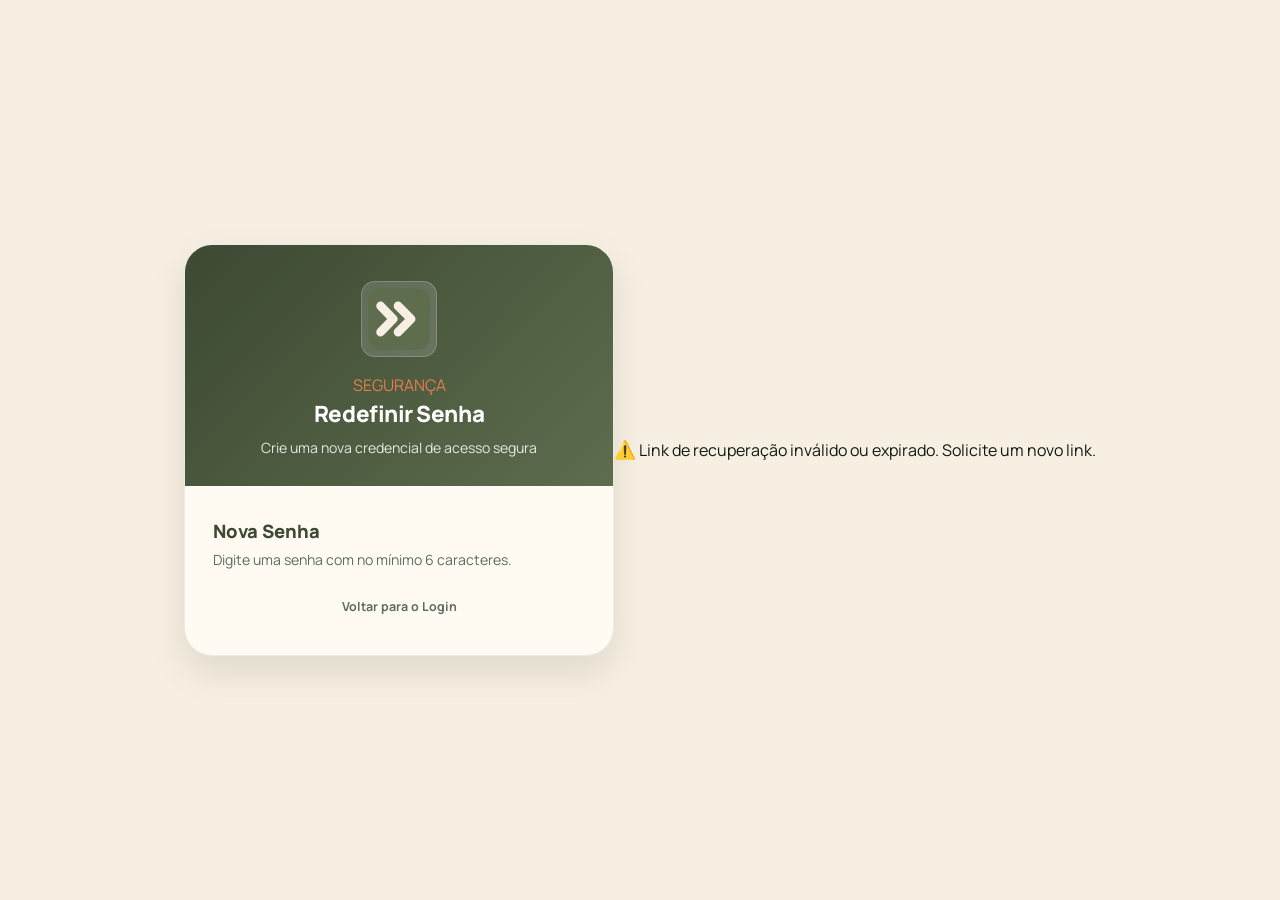
<file: reset-password.html>
<!DOCTYPE html>
<html lang="pt-BR">
<head>
  <meta charset="UTF-8">
  <meta name="viewport" content="width=device-width, initial-scale=1.0">
  <title>Redefinir Senha - Tá na Mão!</title>
  <link rel="preconnect" href="https://fonts.googleapis.com">
  <link rel="preconnect" href="https://fonts.gstatic.com" crossorigin>
  <link href="https://fonts.googleapis.com/css2?family=Manrope:wght@400;500;600;700;800&family=Poppins:wght@400;500;600;700;800&display=swap" rel="stylesheet">
  <link rel="stylesheet" href="/assets/css/main.css?v=20260808-1">
  
  <style>
    body {
      min-height: 100vh;
      display: flex;
      align-items: center;
      justify-content: center;
      padding: 24px;
      background: var(--bg-app);
    }

    .reset-shell {
      width: min(100%, 430px);
      background: var(--bg-card);
      border: 1px solid var(--border-subtle);
      border-radius: var(--radius-xl);
      box-shadow: var(--shadow-lg);
      overflow: hidden;
    }

    .brand-panel {
      background: linear-gradient(135deg, var(--verde-dark) 0%, var(--verde-primary) 100%);
      padding: 36px 28px 28px;
      color: #fff;
      text-align: center;
    }

    .brand-panel img {
      width: 76px;
      height: 76px;
      object-fit: contain;
      display: block;
      margin: 0 auto 16px;
      border-radius: var(--radius-md);
      background: rgba(255, 255, 255, 0.15);
      padding: 6px;
      border: 1px solid rgba(255, 255, 255, 0.2);
    }

    .brand-panel h1 {
      font-size: 1.4rem;
      font-weight: 800;
      letter-spacing: -0.02em;
    }

    .brand-panel p {
      margin-top: 6px;
      font-size: 0.88rem;
      color: rgba(255,255,255,0.85);
    }

    .panel-body { padding: 32px 28px; }

    .form-title {
      font-size: 1.15rem;
      font-weight: 800;
      color: var(--verde-dark);
    }

    .form-copy {
      margin: 4px 0 22px;
      color: var(--text-muted);
      font-size: 0.88rem;
    }

    .hidden { display: none !important; }
  </style>
</head>
<body>
  <main class="reset-shell">
    <section class="brand-panel">
      <img src="/assets/brand/tana-mao-symbol.svg" alt="Tá na Mão!">
      <div class="micro-heading gold" style="color: var(--dourado-primary);">SEGURANÇA</div>
      <h1>Redefinir Senha</h1>
      <p>Crie uma nova credencial de acesso segura</p>
    </section>

    <section class="panel-body">
      <h2 class="form-title">Nova Senha</h2>
      <p class="form-copy">Digite uma senha com no mínimo 6 caracteres.</p>

      <form id="resetPasswordForm" autocomplete="on">
        <div class="form-group">
          <label class="form-label" for="new-password">Nova Senha</label>
          <input type="password" class="form-control" id="new-password" name="new_password" autocomplete="new-password" required minlength="6" placeholder="Mínimo 6 caracteres">
        </div>

        <div class="form-group">
          <label class="form-label" for="confirm-password">Confirmar Nova Senha</label>
          <input type="password" class="form-control" id="confirm-password" name="confirm_password" autocomplete="new-password" required minlength="6" placeholder="Repita a senha">
        </div>

        <button class="btn btn-primary btn-lg" style="width: 100%; margin-top: 10px;" type="submit" id="btn-save">
          Salvar Nova Senha
        </button>
      </form>

      <div style="text-align: center; margin-top: 20px;">
        <a class="btn btn-ghost btn-sm" id="login-link" href="login.html">Voltar para o Login</a>
      </div>
    </section>
  </main>

  <script src="/assets/js/toast.js"></script>
  <script>
    const API = 'https://tanamao-backend.onrender.com/api';
    const params = new URLSearchParams(window.location.search);
    const token = params.get('token') || '';
    const form = document.getElementById('resetPasswordForm');

    if (!/^[a-f0-9]{64}$/i.test(token)) {
      form.style.display = 'none';
      Toast.error('Link de recuperação inválido ou expirado. Solicite um novo link.');
    }

    form.addEventListener('submit', async (e) => {
      e.preventDefault();

      const btn = document.getElementById('btn-save');
      const newPassword = document.getElementById('new-password').value;
      const confirmPassword = document.getElementById('confirm-password').value;

      if (newPassword.length < 6) {
        Toast.error('A senha deve ter no mínimo 6 caracteres.');
        return;
      }

      if (newPassword !== confirmPassword) {
        Toast.error('As senhas não coincidem.');
        return;
      }

      btn.disabled = true;
      btn.textContent = 'Salvando...';

      try {
        const res = await fetch(API + '/auth/reset-password', {
          method: 'POST',
          headers: { 'Content-Type': 'application/json' },
          body: JSON.stringify({ token, newPassword })
        });

        const data = await res.json();
        if (!data.ok) throw new Error(data.message || 'Não foi possível redefinir a senha.');

        form.reset();
        form.style.display = 'none';
        Toast.success(data.message || 'Senha redefinida com sucesso! Você já pode entrar.');
        setTimeout(() => {
          window.location.href = 'login.html';
        }, 1200);
      } catch (err) {
        Toast.error(err.message || 'Erro ao redefinir a senha.');
        btn.disabled = false;
        btn.textContent = 'Salvar Nova Senha';
      }
    });
  </script>
</body>
</html>
</file>
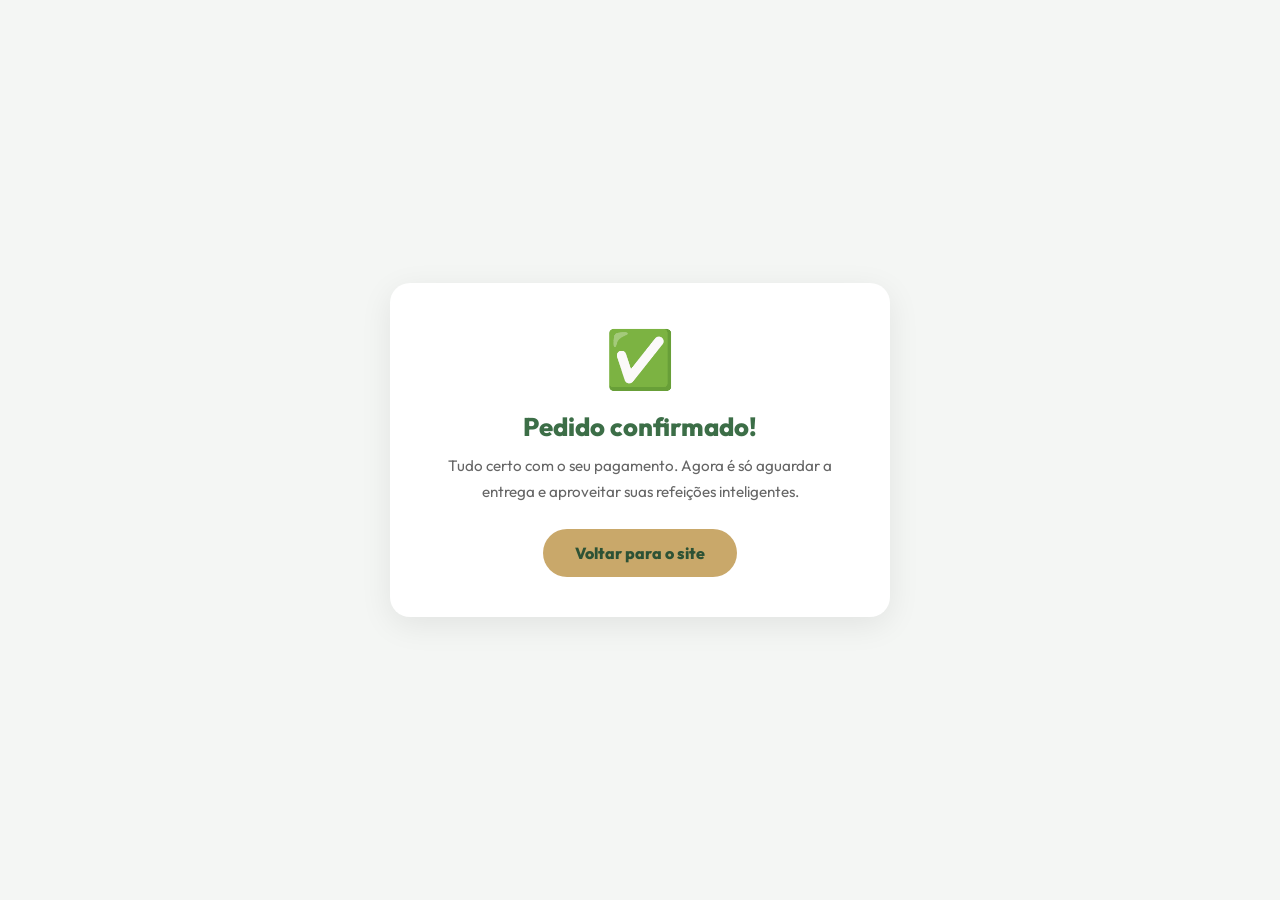
<file: sucesso.html>
<!DOCTYPE html>
<html lang="pt-br">
<head>
  <meta charset="UTF-8">
  <meta name="viewport" content="width=device-width, initial-scale=1.0">
  <title>Pedido confirmado — Tá na Mão!</title>
  <link href="https://fonts.googleapis.com/css2?family=Outfit:wght@400;700;800&display=swap" rel="stylesheet">
  <style>
    *{box-sizing:border-box;margin:0;padding:0}
    body{font-family:"Outfit",sans-serif;background:#f4f6f4;min-height:100vh;display:flex;align-items:center;justify-content:center;padding:20px}
    .box{background:#fff;max-width:500px;width:100%;padding:40px 32px;border-radius:20px;box-shadow:0 8px 32px rgba(0,0,0,.08);text-align:center}
    .icon{font-size:3.5em;margin-bottom:16px}
    h1{color:#3C6E47;font-size:1.6em;font-weight:800;margin-bottom:10px}
    p{color:#666;font-size:0.95em;line-height:1.7;margin-bottom:24px}
    a{display:inline-block;background:#C9A86A;color:#2D5235;font-weight:800;padding:14px 32px;border-radius:50px;text-decoration:none;font-size:1em;transition:all 0.2s}
    a:hover{background:#d6b77c;transform:translateY(-2px)}
  </style>
</head>
<body>
  <div class="box">
    <div class="icon">✅</div>
    <h1>Pedido confirmado!</h1>
    <p>Tudo certo com o seu pagamento. Agora é só aguardar a entrega e aproveitar suas refeições inteligentes.</p>
    <a href="/">Voltar para o site</a>
  </div>
</body>
</html>
</file>
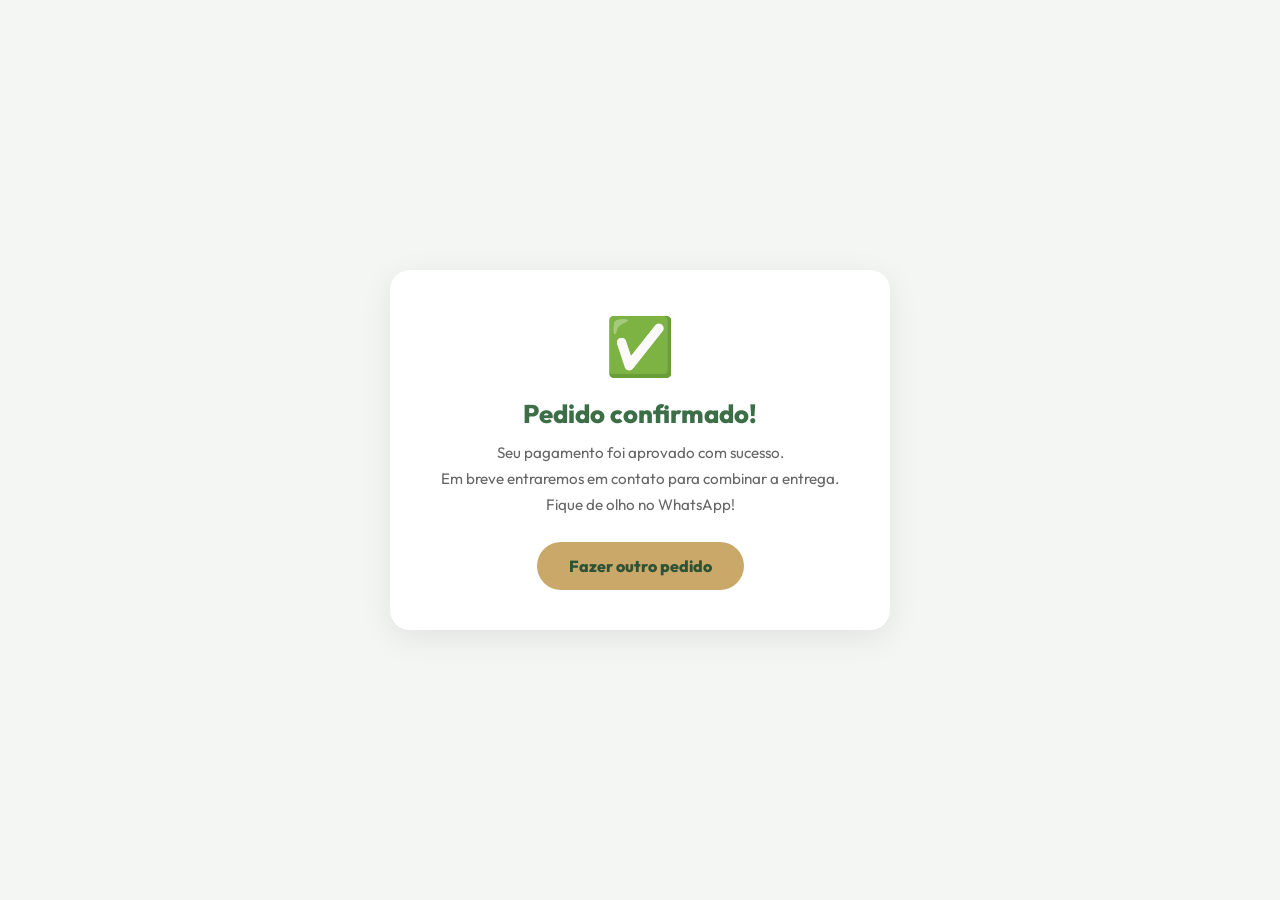
<file: TanaMao/sucesso.html>
<!DOCTYPE html>
<html lang="pt-br">
<head>
  <meta charset="UTF-8">
  <meta name="viewport" content="width=device-width, initial-scale=1.0">
  <title>Pedido confirmado — Tá na Mão!</title>
  <link href="https://fonts.googleapis.com/css2?family=Outfit:wght@400;700;800&display=swap" rel="stylesheet">
  <style>
    *{box-sizing:border-box;margin:0;padding:0}
    body{font-family:"Outfit",sans-serif;background:#f4f6f4;min-height:100vh;display:flex;align-items:center;justify-content:center;padding:20px}
    .box{background:#fff;max-width:500px;width:100%;padding:40px 32px;border-radius:20px;box-shadow:0 8px 32px rgba(0,0,0,.08);text-align:center}
    .icon{font-size:3.5em;margin-bottom:16px}
    h1{color:#3C6E47;font-size:1.6em;font-weight:800;margin-bottom:10px}
    p{color:#666;font-size:0.95em;line-height:1.7;margin-bottom:24px}
    a{display:inline-block;background:#C9A86A;color:#2D5235;font-weight:800;padding:14px 32px;border-radius:50px;text-decoration:none;font-size:1em;transition:all 0.2s}
    a:hover{background:#d6b77c;transform:translateY(-2px)}
  </style>
</head>
<body>
  <div class="box">
    <div class="icon">✅</div>
    <h1>Pedido confirmado!</h1>
    <p>Seu pagamento foi aprovado com sucesso.<br>Em breve entraremos em contato para combinar a entrega. Fique de olho no WhatsApp!</p>
    <a href="/TanaMao/">Fazer outro pedido</a>
  </div>
</body>
</html>
</file>
<file: assets/css/main.css>
/* ==========================================
   TÁ NA MÃO! - DESIGN SYSTEM & PREMIUM SAAS LAYOUT (MAILFY / LINEAR STYLE)
   ========================================== */

@import './variables.css';

/* --- RESET & BODY --- */
*, *::before, *::after {
  box-sizing: border-box;
  margin: 0;
  padding: 0;
}

html {
  scroll-behavior: smooth;
  font-size: 16px;
}

body {
  font-family: var(--font-family);
  background-color: var(--bg-app);
  color: var(--text-main);
  line-height: 1.5;
  -webkit-font-smoothing: antialiased;
  -moz-osx-font-smoothing: grayscale;
  min-height: 100vh;
}

/* --- APP LAYOUT (FULL WIDTH SAAS) --- */
.app-layout {
  display: flex;
  min-height: 100vh;
  width: 100%;
  background-color: var(--bg-app);
  position: relative;
}

/* --- SIDEBAR LATERAL --- */
.sidebar {
  width: 250px;
  min-width: 250px;
  background: var(--bg-card);
  border-right: 1px solid var(--border-subtle);
  display: flex;
  flex-direction: column;
  justify-content: space-between;
  position: sticky;
  top: 0;
  height: 100vh;
  z-index: 100;
  padding: 20px 14px;
  transition: transform var(--transition-normal);
}

.sidebar-header {
  display: flex;
  flex-direction: column;
  gap: 16px;
  margin-bottom: 20px;
}

.sidebar-brand {
  display: flex;
  align-items: center;
  gap: 12px;
  text-decoration: none;
  color: var(--text-main);
  padding: 4px 6px;
}

.sidebar-brand img {
  width: 42px;
  height: 42px;
  object-fit: contain;
  border-radius: var(--radius-md);
  background: var(--verde-primary);
  border: 1px solid var(--verde-border);
  padding: 4px;
}

.sidebar-brand-info {
  display: flex;
  flex-direction: column;
}

.sidebar-brand-title {
  font-family: var(--font-heading);
  font-size: 1.1rem;
  font-weight: 800;
  color: var(--verde-dark);
  line-height: 1.1;
}

.sidebar-brand-badge {
  font-size: 0.68rem;
  font-weight: 800;
  color: var(--dourado-dark);
  text-transform: uppercase;
  letter-spacing: 0.08em;
  margin-top: 2px;
}

/* MENUS DA SIDEBAR */
.sidebar-nav {
  display: flex;
  flex-direction: column;
  gap: 4px;
  flex: 1;
  overflow-y: auto;
}

.sidebar-nav-label {
  font-size: 0.68rem;
  font-weight: 800;
  color: var(--text-light);
  text-transform: uppercase;
  letter-spacing: 0.1em;
  padding: 12px 10px 4px;
}

.sidebar-link {
  display: flex;
  align-items: center;
  gap: 12px;
  padding: 10px 12px;
  border-radius: var(--radius-sm);
  color: var(--text-muted);
  font-family: var(--font-heading);
  font-size: 0.88rem;
  font-weight: 700;
  text-decoration: none;
  border: 1px solid transparent;
  transition: all var(--transition-fast);
  cursor: pointer;
}

.sidebar-link .nav-icon {
  font-size: 1.1rem;
  display: flex;
  align-items: center;
  justify-content: center;
  width: 24px;
}

.sidebar-link:hover {
  background-color: var(--bg-hover);
  color: var(--verde-dark);
}

.sidebar-link.active {
  background-color: var(--verde-light);
  color: var(--verde-dark);
  border-color: var(--verde-border);
  box-shadow: var(--shadow-xs);
}

.sidebar-link.active .nav-icon {
  color: var(--verde-primary);
}

/* RODAPÉ DA SIDEBAR */
.sidebar-footer {
  border-top: 1px solid var(--border-subtle);
  padding-top: 14px;
  margin-top: 10px;
  display: flex;
  align-items: center;
  justify-content: space-between;
  gap: 10px;
}

.sidebar-user {
  display: flex;
  align-items: center;
  gap: 10px;
  min-width: 0;
}

.sidebar-user-avatar {
  width: 36px;
  height: 36px;
  border-radius: 50%;
  background: var(--dourado-light);
  color: var(--dourado-dark);
  border: 1px solid var(--dourado-border);
  display: flex;
  align-items: center;
  justify-content: center;
  font-weight: 800;
  font-size: 0.9rem;
  flex-shrink: 0;
}

.sidebar-user-info {
  display: flex;
  flex-direction: column;
  min-width: 0;
}

.sidebar-user-name {
  font-size: 0.84rem;
  font-weight: 800;
  color: var(--text-main);
  white-space: nowrap;
  overflow: hidden;
  text-overflow: ellipsis;
}

.sidebar-user-role {
  font-size: 0.72rem;
  color: var(--text-muted);
}

.sidebar-logout-btn {
  background: transparent;
  border: 1px solid var(--border-subtle);
  color: var(--text-muted);
  width: 34px;
  height: 34px;
  border-radius: var(--radius-sm);
  display: flex;
  align-items: center;
  justify-content: center;
  cursor: pointer;
  transition: all var(--transition-fast);
}

.sidebar-logout-btn:hover {
  background: var(--status-danger-bg);
  color: var(--status-danger-text);
  border-color: var(--status-danger-border);
}

/* --- ÁREA PRINCIPAL FULL WIDTH --- */
.main-wrapper {
  flex: 1;
  min-width: 0;
  display: flex;
  flex-direction: column;
  width: calc(100% - 250px);
}

/* TOPBAR SUPERIOR */
.app-topbar {
  background: var(--bg-card);
  border-bottom: 1px solid var(--border-subtle);
  padding: 14px 32px;
  display: flex;
  align-items: center;
  justify-content: space-between;
  gap: 16px;
  position: sticky;
  top: 0;
  z-index: 90;
  box-shadow: var(--shadow-xs);
}

.topbar-breadcrumb {
  display: flex;
  align-items: center;
  gap: 8px;
  font-size: 0.86rem;
  color: var(--text-muted);
  font-weight: 600;
}

.topbar-breadcrumb span.current {
  color: var(--verde-dark);
  font-weight: 800;
}

.topbar-search {
  display: flex;
  align-items: center;
  gap: 8px;
  background: var(--bg-app);
  border: 1px solid var(--border-medium);
  border-radius: var(--radius-pill);
  padding: 6px 16px;
  width: 380px;
  transition: border-color var(--transition-fast), box-shadow var(--transition-fast);
}

.topbar-search:focus-within {
  border-color: var(--verde-primary);
  box-shadow: 0 0 0 3px rgba(60, 110, 71, 0.12);
}

.topbar-search input {
  border: none;
  background: transparent;
  outline: none;
  font-family: var(--font-family);
  font-size: 0.86rem;
  width: 100%;
  color: var(--text-main);
}

.topbar-actions {
  display: flex;
  align-items: center;
  gap: 10px;
}

.mobile-nav-toggle {
  display: none;
  background: transparent;
  border: 1px solid var(--border-medium);
  border-radius: var(--radius-sm);
  padding: 8px 12px;
  font-size: 1.2rem;
  cursor: pointer;
}

/* ÁREA DE CONTEÚDO FLUIDA (FULL WIDTH) */
.app-content {
  padding: 28px 36px;
  width: 100%;
  max-width: 100%;
  margin: 0;
}

/* CARDS E PAINÉIS LARGOS */
.mailfy-card, .admin-card {
  background: var(--bg-card);
  border: 1px solid var(--border-subtle);
  border-radius: var(--radius-lg);
  padding: 24px;
  box-shadow: var(--shadow-sm);
  margin-bottom: 20px;
  width: 100%;
}

/* --- KANBAN OPERACIONAL REFEITO (4 COLUNAS PARALELAS) --- */
.board {
  display: grid;
  grid-template-columns: repeat(4, 1fr);
  gap: 16px;
  width: 100%;
  align-items: start;
}

.column {
  background: var(--bg-app);
  border-radius: var(--radius-md);
  padding: 14px;
  min-height: 480px;
  border: 1px solid var(--border-subtle);
  display: flex;
  flex-direction: column;
  gap: 12px;
}

.column-header {
  font-family: var(--font-heading);
  font-weight: 800;
  font-size: 0.88rem;
  color: var(--verde-dark);
  text-transform: uppercase;
  letter-spacing: 0.06em;
  padding-bottom: 10px;
  border-bottom: 2px solid var(--border-medium);
  display: flex;
  align-items: center;
  justify-content: space-between;
}

.order-card {
  background: var(--bg-card);
  border-radius: var(--radius-sm);
  padding: 14px;
  border: 1px solid var(--border-subtle);
  border-left: 4px solid var(--dourado-primary);
  box-shadow: var(--shadow-xs);
  display: flex;
  flex-direction: column;
  gap: 8px;
  transition: transform var(--transition-fast), box-shadow var(--transition-fast);
}

.order-card:hover {
  transform: translateY(-2px);
  box-shadow: var(--shadow-sm);
}

.order-customer {
  font-weight: 800;
  font-size: 0.9rem;
  color: var(--verde-dark);
}

.order-details {
  font-size: 0.82rem;
  color: var(--text-muted);
  line-height: 1.4;
}

.order-footer {
  display: flex;
  align-items: center;
  justify-content: space-between;
  margin-top: 4px;
  padding-top: 8px;
  border-top: 1px dashed var(--border-subtle);
}

.order-total {
  font-weight: 800;
  color: var(--dourado-dark);
  font-size: 0.92rem;
}

/* --- TABELA DO CARDÁPIO & PRODUTOS REFEITA --- */
.table-container {
  width: 100%;
  overflow-x: auto;
  border-radius: var(--radius-md);
  border: 1px solid var(--border-subtle);
  background: var(--bg-card);
}

.mailfy-table {
  width: 100%;
  border-collapse: collapse;
  text-align: left;
  font-size: 0.88rem;
}

.mailfy-table th {
  background-color: var(--bg-app);
  color: var(--text-muted);
  font-weight: 700;
  font-size: 0.74rem;
  text-transform: uppercase;
  letter-spacing: 0.06em;
  padding: 14px 16px;
  border-bottom: 1px solid var(--border-subtle);
  white-space: nowrap;
}

.mailfy-table td {
  padding: 14px 16px;
  color: var(--text-body);
  border-bottom: 1px solid var(--border-subtle);
  vertical-align: middle;
}

.mailfy-table tbody tr:hover {
  background-color: var(--bg-hover);
}

.product-cell {
  display: flex;
  align-items: center;
  gap: 12px;
  max-width: 320px;
}

.product-cell-img {
  width: 48px;
  height: 48px;
  border-radius: var(--radius-sm);
  object-fit: cover;
  border: 1px solid var(--border-subtle);
  background: var(--bg-subtle);
  flex-shrink: 0;
}

.product-cell-info {
  display: flex;
  flex-direction: column;
  min-width: 0;
  max-width: 360px;
}

.product-cell-title {
  font-weight: 800;
  font-size: 0.9rem;
  color: var(--verde-dark);
  line-height: 1.2;
}

.product-cell-desc {
  font-size: 0.78rem;
  color: var(--text-muted);
  margin-top: 2px;
  line-height: 1.35;
  display: -webkit-box;
  -webkit-line-clamp: 2;
  -webkit-box-orient: vertical;
  overflow: hidden;
  text-overflow: ellipsis;
  word-break: break-word;
}

/* ACCORDIONS RECOLHÍVEIS */
details.mailfy-accordion {
  background: var(--bg-card);
  border: 1px solid var(--border-subtle);
  border-radius: var(--radius-md);
  margin-bottom: 16px;
  overflow: hidden;
  box-shadow: var(--shadow-xs);
}

details.mailfy-accordion[open] {
  border-color: var(--verde-border);
  box-shadow: var(--shadow-sm);
}

details.mailfy-accordion summary {
  list-style: none;
  padding: 16px 20px;
  cursor: pointer;
  display: flex;
  align-items: center;
  justify-content: space-between;
  gap: 12px;
  background: var(--bg-card);
  font-family: var(--font-heading);
  font-size: 0.96rem;
  font-weight: 700;
  color: var(--verde-dark);
  user-select: none;
}

details.mailfy-accordion summary::-webkit-details-marker { display: none; }

details.mailfy-accordion summary:hover {
  background-color: var(--bg-hover);
}

details.mailfy-accordion .accordion-body {
  padding: 20px;
  border-top: 1px solid var(--border-subtle);
  background: #ffffff;
}

/* STATUS PILLS & BADGES */
.status-pill {
  display: inline-flex;
  align-items: center;
  gap: 6px;
  padding: 4px 10px;
  border-radius: var(--radius-pill);
  font-size: 0.74rem;
  font-weight: 700;
  border: 1px solid transparent;
  white-space: nowrap;
}

.pill-success { background-color: var(--status-success-bg); color: var(--status-success-text); border-color: var(--status-success-border); }
.pill-warning { background-color: var(--status-warning-bg); color: var(--status-warning-text); border-color: var(--status-warning-border); }
.pill-danger { background-color: var(--status-danger-bg); color: var(--status-danger-text); border-color: var(--status-danger-border); }
.pill-info { background-color: var(--status-info-bg); color: var(--status-info-text); border-color: var(--status-info-border); }
.pill-purple { background-color: var(--status-purple-bg); color: var(--status-purple-text); border-color: var(--status-purple-border); }
.pill-gold { background-color: var(--dourado-light); color: var(--dourado-dark); border-color: var(--dourado-border); }

/* BOTÕES MODERNOS */
.btn {
  display: inline-flex;
  align-items: center;
  justify-content: center;
  gap: 8px;
  padding: 9px 18px;
  border-radius: var(--radius-md);
  font-family: var(--font-heading);
  font-size: 0.86rem;
  font-weight: 700;
  cursor: pointer;
  border: 1px solid transparent;
  transition: all var(--transition-fast);
  text-decoration: none;
  white-space: nowrap;
}

.btn-primary { background-color: var(--verde-primary); color: var(--text-white); }
.btn-primary:hover { background-color: var(--verde-hover); box-shadow: var(--shadow-glow-green); }

.btn-gold { background-color: var(--dourado-primary); color: #ffffff; }
.btn-gold:hover { background-color: var(--dourado-hover); box-shadow: var(--shadow-glow-gold); }

.btn-secondary { background-color: var(--bg-card); color: var(--text-body); border-color: var(--border-medium); }
.btn-secondary:hover { background-color: var(--bg-hover); border-color: var(--verde-primary); color: var(--verde-dark); }

.btn-ghost { background: transparent; color: var(--text-muted); }
.btn-ghost:hover { background-color: var(--bg-subtle); color: var(--verde-dark); }

.btn-sm { padding: 5px 12px; font-size: 0.78rem; border-radius: var(--radius-sm); }

/* INPUTS & FORMULÁRIOS */
.form-group { margin-bottom: 16px; }
.form-label { display: block; font-size: 0.8rem; font-weight: 700; color: var(--verde-dark); margin-bottom: 6px; }

.form-control {
  width: 100%;
  padding: 9px 13px;
  font-family: var(--font-family);
  font-size: 0.88rem;
  color: var(--text-main);
  background-color: var(--bg-card);
  border: 1px solid var(--border-medium);
  border-radius: var(--radius-sm);
  outline: none;
  transition: border-color var(--transition-fast), box-shadow var(--transition-fast);
}

.form-control:focus {
  border-color: var(--verde-primary);
  box-shadow: 0 0 0 3px rgba(60, 110, 71, 0.15);
}

/* --- KPI GRID EXECUTIVO --- */
.kpi-grid {
  display: grid;
  grid-template-columns: repeat(4, 1fr);
  gap: 16px;
  margin-bottom: 20px;
}

.kpi-card {
  background: var(--bg-card);
  border: 1px solid var(--border-subtle);
  border-radius: var(--radius-lg);
  padding: 18px 20px;
  box-shadow: var(--shadow-xs);
  display: flex;
  flex-direction: column;
  justify-content: space-between;
  transition: transform var(--transition-fast), box-shadow var(--transition-fast);
}

.kpi-card:hover {
  transform: translateY(-2px);
  box-shadow: var(--shadow-sm);
  border-color: var(--verde-border);
}

.kpi-value {
  font-family: var(--font-heading);
  font-size: 1.85rem;
  font-weight: 800;
  color: var(--verde-dark);
  line-height: 1.1;
  margin-bottom: 6px;
}

.kpi-value.danger { color: var(--status-danger-text); }
.kpi-value.gold { color: var(--dourado-dark); }

.kpi-label {
  font-size: 0.76rem;
  font-weight: 700;
  color: var(--text-muted);
  text-transform: uppercase;
  letter-spacing: 0.05em;
}

/* RESPONSIVIDADE MOBILE */
@media (max-width: 992px) {
  .sidebar { position: fixed; transform: translateX(-100%); box-shadow: var(--shadow-lg); }
  .sidebar.open { transform: translateX(0); }
  .main-wrapper { width: 100%; }
  .mobile-nav-toggle { display: inline-flex; }
  .topbar-search { display: none; }
  .board { grid-template-columns: 1fr; }
  .kpi-grid { grid-template-columns: repeat(2, 1fr); }
  .app-content { padding: 16px; }
}

/* --- REGRAS DE EXIBIÇÃO DE ABAS DO PAINEL --- */
.tab-content {
  display: none;
  width: 100%;
}

.tab-content.active {
  display: block !important;
  opacity: 1 !important;
  visibility: visible !important;
}
</file>
<file: assets/css/erp-modern.css>
/* ERP Tá na Mão — camada visual 2026
   Mantém IDs e integrações existentes; reorganiza hierarquia, densidade e responsividade. */
:root{
  --erp-ink:#17221b; --erp-muted:#647067; --erp-line:#e4e9e4;
  --erp-bg:#f6f8f6; --erp-card:#fff; --erp-green:#596b3f;
  --erp-green-2:#718255; --erp-gold:#c79b45; --erp-danger:#c73e3e;
  --erp-radius:14px; --erp-shadow:0 1px 2px rgba(18,34,23,.04),0 10px 28px rgba(18,34,23,.06);
}
*{box-sizing:border-box}
html{font-size:15px}
body{background:var(--erp-bg)!important;color:var(--erp-ink)!important;font-family:Manrope,Poppins,sans-serif!important}
.app-layout{min-height:100vh}
.sidebar{width:248px!important;background:#303a25!important;border-right:0!important;box-shadow:8px 0 32px rgba(20,50,31,.08);padding:0!important}
.sidebar-header{padding:22px 14px 14px!important}
.sidebar-brand{padding:0 8px 22px!important;margin-bottom:12px!important;border-bottom:1px solid rgba(255,255,255,.11)!important}
.sidebar-brand img{width:42px!important;height:42px!important;border-radius:12px!important;box-shadow:none!important}
.sidebar-brand-title{color:#fff!important;font-size:1rem!important}
.sidebar-brand-badge{color:#b7cbbc!important;letter-spacing:.08em!important}
.sidebar-nav-label{color:#90aa97!important;font-size:.66rem!important;letter-spacing:.13em!important;padding:12px 10px 7px!important}
.sidebar-nav{display:flex!important;flex-direction:column!important;gap:4px!important}
.sidebar-link{min-height:44px!important;padding:0 11px!important;border-radius:10px!important;color:#cddbd0!important;gap:11px!important;font-size:.88rem!important;font-weight:650!important;transition:.18s ease!important}
.sidebar-link:hover{background:rgba(255,255,255,.08)!important;color:#fff!important;transform:none!important}
.sidebar-link.active{background:#fff!important;color:#445331!important;box-shadow:0 8px 20px rgba(4,20,10,.16)!important}
.sidebar-link.active:before{display:none!important}
.nav-icon{width:20px!important;filter:grayscale(1);opacity:.9;font-size:.96rem!important}
.sidebar-link.active .nav-icon{filter:none}
.sidebar-footer{background:#252e1d!important;border-top:1px solid rgba(255,255,255,.09)!important;padding:14px!important}
.sidebar-user-name{color:#fff!important}.sidebar-user-role{color:#98b19f!important}.sidebar-user-avatar{background:#d7b46c!important;color:#303a25!important}
.sidebar-logout-btn{color:#c8d7cc!important}
.main-wrapper{margin-left:248px!important;min-width:0!important}
.app-topbar{height:68px!important;padding:0 28px!important;border-bottom:1px solid var(--erp-line)!important;background:rgba(255,255,255,.94)!important;box-shadow:none!important;backdrop-filter:blur(14px);position:sticky!important;top:0!important;z-index:50!important}
.topbar-breadcrumb{font-size:.84rem!important}.topbar-breadcrumb span:first-child{color:var(--erp-muted)!important}.topbar-breadcrumb .current{color:var(--erp-ink)!important;font-weight:800!important}
.topbar-search{max-width:390px!important;border:1px solid var(--erp-line)!important;background:#f8faf8!important;border-radius:10px!important}
.topbar-search:focus-within{border-color:#87966f!important;box-shadow:0 0 0 3px rgba(89,107,63,.1)!important}
.app-content{max-width:1500px!important;margin:0 auto!important;padding:28px!important}
.tab-content.active{animation:erpEnter .18s ease-out}
@keyframes erpEnter{from{opacity:0;transform:translateY(4px)}to{opacity:1;transform:none}}
.erp-page-heading{display:flex;justify-content:space-between;align-items:flex-end;gap:16px;margin:0 0 20px}
.erp-page-heading h1{font-size:1.65rem;line-height:1.2;margin:0;color:var(--erp-ink);letter-spacing:-.035em}
.erp-page-heading p{margin:6px 0 0;color:var(--erp-muted);font-size:.88rem}
.admin-card,.mailfy-accordion,.kpi-card,.summary-bar,.section-toolbar{border:1px solid var(--erp-line)!important;border-radius:var(--erp-radius)!important;background:var(--erp-card)!important;box-shadow:none!important}
.admin-card{padding:20px!important;margin-bottom:16px!important}
.admin-card:hover{box-shadow:none!important;transform:none!important}
.kpi-grid{display:grid!important;grid-template-columns:repeat(4,minmax(0,1fr))!important;gap:12px!important}
.kpi-card{padding:18px!important;min-height:104px!important;display:flex!important;flex-direction:column!important;justify-content:center!important}
.kpi-value{font-size:1.55rem!important;letter-spacing:-.035em!important;color:var(--erp-ink)!important}
.kpi-label{font-size:.72rem!important;text-transform:uppercase!important;letter-spacing:.06em!important;color:var(--erp-muted)!important;margin-top:7px!important}
.section-toolbar{padding:12px 14px!important;margin-bottom:14px!important;min-height:58px}
.summary-bar{padding:13px 16px!important}
.mailfy-accordion{margin:12px 0!important;overflow:hidden!important}
.mailfy-accordion>summary{padding:15px 18px!important;background:#fff!important}
.accordion-body{padding:18px!important;border-top:1px solid var(--erp-line)!important}
.table-container{border:1px solid var(--erp-line)!important;border-radius:12px!important;overflow:auto!important;background:#fff}
.mailfy-table{border-collapse:separate!important;border-spacing:0!important;width:100%!important}
.mailfy-table th{position:sticky;top:0;background:#f7f9f7!important;color:#59645b!important;font-size:.69rem!important;text-transform:uppercase!important;letter-spacing:.055em!important;padding:11px 13px!important;border-bottom:1px solid var(--erp-line)!important;white-space:nowrap}
.mailfy-table td{padding:12px 13px!important;border-bottom:1px solid #edf0ed!important;font-size:.83rem!important;vertical-align:middle!important}
.mailfy-table tbody tr:hover td{background:#fafcf9!important}
.mailfy-table tbody tr:last-child td{border-bottom:0!important}
.btn,button{border-radius:9px!important;font-family:Manrope,Poppins,sans-serif!important;font-weight:750!important}
.btn-primary{background:var(--erp-green)!important;color:#fff!important;border-color:var(--erp-green)!important}
.btn-primary:hover{background:#45542f!important}
.btn-gold{background:var(--erp-gold)!important;color:#1e321f!important}
.btn-secondary{background:#fff!important;color:#304237!important;border:1px solid #dbe2dc!important}
.form-control,input,select,textarea{border:1px solid #dce3dd!important;border-radius:9px!important;background:#fff!important;min-height:40px!important}
.form-control:focus,input:focus,select:focus,textarea:focus{outline:0!important;border-color:#84956b!important;box-shadow:0 0 0 3px rgba(89,107,63,.1)!important}
.form-label,label{color:#4f5d53!important;font-weight:700!important}
.board{gap:12px!important;align-items:start!important}
.column{background:#eef2ee!important;border:1px solid #e1e7e2!important;border-radius:13px!important;padding:10px!important;min-height:240px!important}
.column-header{background:transparent!important;color:#425047!important;font-size:.73rem!important;text-transform:uppercase!important;letter-spacing:.06em!important;padding:5px 5px 12px!important}
.panel-overlay{backdrop-filter:blur(4px);background:rgba(12,25,16,.48)!important}
.panel-modal{border:0!important;box-shadow:0 24px 70px rgba(12,25,16,.25)!important}
.status-pill{font-size:.7rem!important}
.rule-note{border-radius:10px!important}
.app-footer{max-width:1500px!important;padding-left:28px!important;padding-right:28px!important}
@media(max-width:1100px){
  .kpi-grid{grid-template-columns:repeat(2,minmax(0,1fr))!important}
  .app-content{padding:22px!important}
}
@media(max-width:820px){
  .sidebar{width:268px!important;transform:translateX(-100%)!important;transition:transform .2s ease!important;z-index:1000!important}
  .sidebar.open{transform:translateX(0)!important}
  .main-wrapper{margin-left:0!important}
  .app-topbar{padding:0 16px!important}
  .topbar-search{display:none!important}
  .app-content{padding:18px 14px!important}
  .board{grid-template-columns:1fr!important}
}

/* Central de Operação */
.operation-heading{align-items:center!important}.operation-heading-actions{display:flex;gap:8px;flex-wrap:wrap}
.operation-eyebrow{display:block;color:var(--erp-green);font-size:.66rem;font-weight:850;letter-spacing:.12em;margin-bottom:5px}
.operation-alert{padding:12px 15px;margin:0 0 14px;border-radius:10px;border:1px solid #e3b8b3;background:#f9e5e2;color:#7b2d27;font-weight:700}
.operation-alert.success{border-color:#b8d3ad;background:#e4f0df;color:#355e2f}
.operation-empty,.operation-loading{text-align:center;padding:54px 24px!important}.operation-empty-icon{font-size:3rem;color:var(--erp-gold);line-height:1}.operation-empty h2{margin:12px 0 7px}.operation-empty p{max-width:620px;margin:0 auto 20px;color:var(--erp-muted)}
.round-command-bar{display:flex;justify-content:space-between;gap:20px;align-items:center;margin-bottom:14px;padding:18px 20px;border-radius:14px;background:var(--erp-forest);color:#fff}.round-title-line{display:flex;align-items:center;gap:10px;flex-wrap:wrap}.round-title-line h2{margin:0;font-size:1.35rem}.round-command-bar p{margin:5px 0 0;color:#c9d6c4!important}.round-status{display:inline-flex;padding:5px 9px;border-radius:999px;background:var(--erp-gold-soft);color:#61491c;font-size:.7rem;font-weight:850;text-transform:uppercase;letter-spacing:.04em}.round-status[data-status="completed"]{background:#dcebd5;color:#31552c}.round-status[data-status="canceled"]{background:#f0d9d6;color:#7a302b}.round-selector-wrap{min-width:220px}.round-selector-wrap label{display:block;color:#bfd0b8!important;font-size:.68rem;text-transform:uppercase;letter-spacing:.08em;margin-bottom:5px}.round-selector-wrap select{width:100%;background:#fff!important}
.operation-kpis{display:grid;grid-template-columns:repeat(5,minmax(0,1fr));gap:10px;margin-bottom:14px}.operation-kpi{padding:16px;border:1px solid rgba(79,122,63,.22);border-radius:12px;background:var(--erp-card)}.operation-kpi>span,.operation-kpi>small{display:block;color:var(--erp-muted);font-size:.7rem}.operation-kpi>span{text-transform:uppercase;font-weight:800;letter-spacing:.06em}.operation-kpi>strong{display:block;margin:7px 0 2px;color:var(--erp-green-dark);font-size:1.7rem;line-height:1}
.round-next-action{display:flex!important;justify-content:space-between;gap:22px;align-items:center;border-left:5px solid var(--erp-gold)!important}.next-action-copy h3{margin:0 0 5px!important;border:0!important;padding:0!important}.next-action-copy p{margin:0;color:var(--erp-muted)}.next-action-buttons{display:flex;gap:8px;flex-wrap:wrap;justify-content:flex-end}
.operation-grid{display:grid;grid-template-columns:1fr 1fr;gap:14px}.operation-panel{min-width:0}.operation-panel-head{display:flex;justify-content:space-between;align-items:flex-start;gap:15px;margin-bottom:13px}.operation-panel-head h2,.operation-panel-head h3{margin:0!important;border:0!important;padding:0!important}.round-count{font-size:.72rem;color:var(--erp-muted);font-weight:750}.text-action{border:0!important;background:transparent!important;color:var(--erp-green)!important;padding:2px!important;box-shadow:none!important;font-size:.78rem}
.operation-list{display:flex;flex-direction:column;border:1px solid var(--erp-line);border-radius:11px;overflow:hidden}.operation-list-row{display:flex;justify-content:space-between;align-items:center;gap:12px;padding:12px;border-bottom:1px solid var(--erp-line);background:rgba(255,255,255,.45)}.operation-list-row:last-child{border-bottom:0}.operation-list-row strong,.operation-list-row small{display:block}.operation-list-row strong{font-size:.84rem}.operation-list-row small{margin-top:3px;color:var(--erp-muted);font-size:.7rem}.quantity-badge{white-space:nowrap;padding:6px 9px;border-radius:8px;background:var(--erp-green-soft);color:var(--erp-green-dark);font-size:.76rem;font-weight:850}.quantity-badge.gold{background:var(--erp-gold-soft);color:#705420}.operation-list-empty{padding:28px;text-align:center;color:var(--erp-muted);font-size:.82rem}.operation-list-empty.success{color:#426238;background:#ebf3e7}
.operation-blocker{display:flex!important;justify-content:space-between;gap:20px;align-items:center;border-left:5px solid #b55248!important}.operation-blocker h3{margin:0 0 4px!important;border:0!important}.operation-blocker p{margin:0;color:var(--erp-muted)}.blocker-list{display:flex;gap:8px;flex-wrap:wrap;justify-content:flex-end}.blocker-list button{padding:9px 11px!important;border:1px solid #e0b3ae!important;background:#f8e4e1!important;color:#6e302a!important;box-shadow:none!important;text-align:left}.blocker-list button strong,.blocker-list button span{display:block}.blocker-list button span{font-size:.68rem;margin-top:2px}
.round-modal{width:min(680px,calc(100vw - 28px))!important}.modal-close{width:34px;height:34px;border:1px solid var(--erp-line)!important;background:transparent!important;box-shadow:none!important;font-size:1.4rem}.round-form-grid{display:grid;grid-template-columns:1fr 1fr;gap:13px;margin-top:18px}.round-field.full{grid-column:1/-1}.round-field label{display:block;margin-bottom:6px;font-size:.75rem}.round-field input,.round-field textarea{width:100%}.round-modal-actions{display:flex;justify-content:flex-end;gap:8px;margin-top:18px}
@media(max-width:1100px){.operation-kpis{grid-template-columns:repeat(3,minmax(0,1fr))}.operation-grid{grid-template-columns:1fr}}
@media(max-width:700px){.operation-heading,.round-command-bar,.round-next-action,.operation-blocker{align-items:stretch!important;flex-direction:column}.round-selector-wrap{min-width:0}.operation-kpis{grid-template-columns:1fr 1fr}.next-action-buttons,.blocker-list{justify-content:flex-start}.round-form-grid{grid-template-columns:1fr}.round-field.full{grid-column:auto}}
@media(max-width:560px){
  html{font-size:14px}.kpi-grid{grid-template-columns:1fr 1fr!important}
  .kpi-card{min-height:90px!important;padding:14px!important}
  .topbar-actions .btn-secondary{display:none!important}
  .erp-page-heading h1{font-size:1.38rem}
  .admin-card{padding:15px!important}
}

/* Branding v2 — oliva sofisticado + verde vivo + dourado funcional */
:root{
  --erp-ink:#1c2a20;
  --erp-muted:#687267;
  --erp-line:#dce4d8;
  --erp-bg:#eef3e8;
  --erp-card:#fffdf7;
  --erp-green:#4f7a3f;
  --erp-green-2:#769758;
  --erp-green-dark:#2f4128;
  --erp-green-soft:#e4eddc;
  --erp-gold:#c89b3c;
  --erp-gold-soft:#f4ead0;
  --erp-sand:#f7f3e8;
  --erp-shadow:0 1px 2px rgba(30,50,31,.04),0 12px 30px rgba(38,65,35,.07);
}
body{
  background:
    radial-gradient(circle at 88% 4%,rgba(200,155,60,.11),transparent 25rem),
    linear-gradient(145deg,#f1f5ec 0%,#e9f0e3 55%,#f5f0e3 100%)!important;
}
.sidebar{
  background:linear-gradient(180deg,#34482d 0%,#263720 100%)!important;
}
.sidebar-footer{background:#20301c!important}
.sidebar-nav-label{color:#a8bc9b!important}
.sidebar-link{color:#dbe7d4!important}
.sidebar-link.active{
  background:linear-gradient(135deg,#f9f5e9,#ecf2e6)!important;
  color:var(--erp-green-dark)!important;
  box-shadow:inset 3px 0 0 var(--erp-gold),0 8px 20px rgba(4,20,10,.16)!important;
}
.app-topbar{
  background:rgba(255,253,247,.92)!important;
  border-bottom-color:rgba(78,111,61,.18)!important;
}
.app-content{position:relative}
.erp-page-heading{
  border-left:4px solid var(--erp-gold);
  padding:4px 0 4px 15px;
}
.erp-page-heading h1{color:var(--erp-green-dark)!important}
.admin-card,.mailfy-accordion,.kpi-card,.summary-bar,.section-toolbar{
  background:linear-gradient(145deg,var(--erp-card),#f9fbf5)!important;
  border-color:rgba(79,122,63,.17)!important;
  box-shadow:var(--erp-shadow)!important;
}
.admin-card h3{
  color:var(--erp-green-dark)!important;
  border-bottom-color:rgba(200,155,60,.27)!important;
}
.kpi-card{
  position:relative;
  overflow:hidden;
  border-top:3px solid var(--erp-green)!important;
}
.kpi-card:nth-child(2n){border-top-color:var(--erp-gold)!important}
.kpi-card:after{
  content:"";
  position:absolute;
  right:-24px;
  bottom:-30px;
  width:86px;
  height:86px;
  border-radius:50%;
  background:rgba(79,122,63,.06);
}
.kpi-card:nth-child(2n):after{background:rgba(200,155,60,.08)}
.kpi-value{color:var(--erp-green-dark)!important}
.kpi-card:nth-child(2n) .kpi-value{color:#8a6725!important}
.section-toolbar,.summary-bar{
  background:linear-gradient(110deg,#edf4e8 0%,#fffaf0 100%)!important;
}
.mailfy-accordion>summary{
  background:linear-gradient(90deg,#f0f5eb,#fffaf0)!important;
  color:var(--erp-green-dark)!important;
}
.accordion-body{background:rgba(255,253,247,.82)!important}
.table-container,.table-wrap{background:var(--erp-card)!important;border-color:rgba(79,122,63,.18)!important}
.mailfy-table,table{background:var(--erp-card)!important}
.mailfy-table th,thead th{
  background:#e7eee0!important;
  color:var(--erp-green-dark)!important;
  border-bottom:2px solid rgba(200,155,60,.4)!important;
}
.mailfy-table tbody tr:nth-child(even) td,tbody tr:nth-child(even){background:rgba(230,238,224,.35)!important}
.mailfy-table tbody tr:hover td,tbody tr:hover{background:#edf4e7!important}
.btn-primary{
  background:linear-gradient(135deg,#5c8a49,#456d38)!important;
  border-color:#456d38!important;
  box-shadow:0 7px 15px rgba(69,109,56,.18)!important;
}
.btn-primary:hover{background:linear-gradient(135deg,#527d42,#3b6030)!important}
.btn-gold,.admin-card button{
  background:linear-gradient(135deg,#d4ad57,#bd8c2d)!important;
  color:#26361f!important;
  box-shadow:0 7px 15px rgba(189,140,45,.16)!important;
}
.btn-secondary{background:#fffdf7!important;border-color:#ccd9c7!important;color:var(--erp-green-dark)!important}
.form-control,input,select,textarea{background:#fffef9!important;border-color:#d5dfd1!important}
.form-control:focus,input:focus,select:focus,textarea:focus{
  border-color:var(--erp-green)!important;
  box-shadow:0 0 0 3px rgba(79,122,63,.13)!important;
}
.column{
  background:linear-gradient(180deg,#e6eee0,#f3f6ef)!important;
  border-color:rgba(79,122,63,.2)!important;
}
.column-header{
  color:var(--erp-green-dark)!important;
  border-bottom:2px solid rgba(200,155,60,.38)!important;
}
.card{
  background:#fffdf7!important;
  border-color:#dfe7da!important;
  border-left-color:var(--erp-gold)!important;
  box-shadow:0 4px 12px rgba(38,65,35,.05);
}
.status-pill,.badge.on,.badge.insumos{
  background:var(--erp-green-soft)!important;
  border-color:rgba(79,122,63,.28)!important;
  color:var(--erp-green-dark)!important;
}
.badge.embalagens{background:var(--erp-gold-soft)!important}
.topbar-search{background:#f5f8f1!important}
.panel-modal{background:var(--erp-card)!important}
.chart-track{background:#dfe8d9!important}
.chart-bar{background:linear-gradient(90deg,var(--erp-green),var(--erp-gold))!important}
@media(max-width:820px){
  .erp-page-heading{border-left-width:3px;padding-left:11px}
}

/* Branding v4 — uma base verde, acentos funcionais e superfícies discretas */
:root{
  --erp-bg:#e8efe3;
  --erp-card:#f5f8f1;
  --erp-green-soft:#e0ead8;
  --erp-gold-soft:#eee2c5;
  --erp-sage:#dbe7d4;
  --erp-forest:#263d27;
}
body{background:var(--erp-bg)!important}
.sidebar{background:#303f29!important}
.sidebar-footer{background:#273622!important}
.sidebar-link.active{background:#f5f8f1!important}
.app-topbar{
  background:rgba(232,239,227,.96)!important;
  box-shadow:0 1px 0 rgba(47,65,40,.09),0 8px 24px rgba(38,61,39,.04)!important;
}
.app-content:before{display:none!important}
.erp-page-heading{
  padding:16px 20px!important;border:1px solid rgba(79,122,63,.2)!important;
  border-left:5px solid var(--erp-gold)!important;border-radius:12px;
  background:rgba(245,248,241,.72);
}
.admin-card,.mailfy-accordion,.summary-bar,.section-toolbar{
  background:var(--erp-card)!important;
}
.admin-card:nth-of-type(3n+2){background:var(--erp-card)!important}
.kpi-card{
  background:#e0ebd8!important;
  border-color:rgba(79,122,63,.26)!important;
}
.kpi-card:nth-child(2n){
  background:#eee2c5!important;
  border-color:rgba(200,155,60,.3)!important;
}
.section-toolbar,.summary-bar{background:#e0ead8!important}
.mailfy-accordion>summary{background:#e0ead8!important}
.accordion-body{background:#f3f7f0!important}
.table-container,.table-wrap,.mailfy-table,table{background:#f5f8f1!important}
.mailfy-table th,thead th{background:#d7e4d0!important}
.mailfy-table tbody tr:nth-child(odd) td,tbody tr:nth-child(odd){background:#f5f8f1!important}
.mailfy-table tbody tr:nth-child(even) td,tbody tr:nth-child(even){background:#edf3e9!important}
.column{background:#dce8d6!important}
.card{background:#f5f8f1!important}
.form-control,input,select,textarea{background:#f8faf5!important}
.panel-modal{background:#f5f8f1!important}
.btn-primary{background:#4f7a3f!important;border-color:#4f7a3f!important}
.btn-primary:hover{background:#426a35!important}
.btn-gold,.admin-card button{background:#c89b3c!important}
.chart-bar{background:var(--erp-green)!important}
@media(max-width:820px){.erp-page-heading{padding:13px 15px!important}}

/* Brand kit 2026 — camada definitiva após os estilos legados */
:root{--erp-ink:#263021;--erp-muted:#68705f;--erp-line:#e4dacb;--erp-bg:#f7efe1;--erp-card:#fffaf2;--erp-green:#5d6d4d;--erp-green-2:#788867;--erp-green-dark:#3d4933;--erp-green-soft:#e8eddf;--erp-gold:#e17e4f;--erp-gold-soft:#fbe7dc;--erp-sand:#f7efe1}
body{background:radial-gradient(circle at 92% 3%,rgba(225,126,79,.1),transparent 28rem),linear-gradient(145deg,#fbf5ea 0%,#f7efe1 60%,#efe7d9 100%)!important}
.sidebar{background:linear-gradient(180deg,#5d6d4d 0%,#3d4933 100%)!important}.sidebar-footer{background:#303a29!important}.sidebar-link.active{box-shadow:inset 3px 0 0 var(--erp-gold),0 8px 20px rgba(32,42,27,.18)!important}
.app-topbar{background:rgba(255,250,242,.94)!important;border-bottom-color:rgba(93,109,77,.16)!important}.erp-page-heading{border-left-color:var(--erp-gold)!important;background:rgba(255,250,242,.76)!important}
.admin-card,.mailfy-accordion,.kpi-card,.summary-bar,.section-toolbar{background:var(--erp-card)!important;border-color:rgba(93,109,77,.16)!important}.kpi-card{background:#e8eddf!important;border-top-color:var(--erp-green)!important}.kpi-card:nth-child(2n){background:#fbe7dc!important;border-top-color:var(--erp-gold)!important}.kpi-card:nth-child(2n) .kpi-value{color:#a95631!important}
.btn-primary{background:var(--erp-gold)!important;border-color:var(--erp-gold)!important;color:#fff!important;box-shadow:0 8px 18px rgba(225,126,79,.22)!important}.btn-primary:hover{background:#c96b40!important;border-color:#c96b40!important}.btn-secondary{background:#fffaf2!important;border-color:#d9d0c3!important}
.round-command-bar{background:linear-gradient(135deg,#5d6d4d,#46543a)!important}.operation-kpi{background:#fffaf2!important;border-color:rgba(93,109,77,.18)!important}.round-next-action{border-left-color:var(--erp-gold)!important}

/* Cadastro de produto — hierarquia e fluxo de trabalho */
#aba-cadastro-produto{max-width:1280px;margin:0 auto}
.product-form-layout{display:grid;grid-template-columns:minmax(0,1fr) 320px;gap:24px;align-items:start}
.product-form-main{display:flex;flex-direction:column;gap:18px;min-width:0}
.product-form-section,.product-publish-card{margin:0!important;padding:24px!important}
.product-section-heading{display:flex;align-items:flex-start;gap:12px;margin:0 0 22px;padding:0 0 16px;border-bottom:1px solid rgba(93,109,77,.14)}
.product-section-heading h3,.product-section-heading p{margin:0!important;border:0!important;padding:0!important}
.product-section-heading h3{font-size:1rem!important;line-height:1.3;color:var(--erp-green-dark)!important}
.product-section-heading p{margin-top:4px!important;color:var(--erp-muted)!important;font-size:.78rem;line-height:1.45}
.product-section-step{display:grid;place-items:center;flex:0 0 28px;width:28px;height:28px;border-radius:8px;background:var(--erp-green);color:#fff;font-size:.76rem;font-weight:850;box-shadow:0 4px 10px rgba(93,109,77,.16)}
.product-section-heading-compact{align-items:center;margin:0;padding:0;border:0}
.product-section-heading-compact strong{display:block;color:var(--erp-green-dark);font-size:.9rem}
.product-section-heading-compact small{display:block;margin-top:3px;color:var(--erp-muted);font-size:.72rem;font-weight:550}
.product-form-section .form-grid{gap:16px!important}
.product-form-section .form-label,.product-publish-card .form-label{display:block;margin-bottom:7px;font-size:.7rem!important;letter-spacing:.035em;text-transform:uppercase}
.product-form-section .form-control,.product-publish-card .form-control{min-height:46px!important;padding:11px 12px!important}
.product-form-section textarea.form-control{line-height:1.5}
.product-form-section .form-grid.is-three{grid-template-columns:repeat(3,minmax(0,1fr));gap:14px!important}
.product-form-aside{position:sticky;top:88px;min-width:0}
.product-publish-card .form-group{margin-bottom:17px}
.product-upload-zone{display:flex!important;min-height:126px;align-items:center;justify-content:center;flex-direction:column;gap:5px;padding:16px;border:1.5px dashed #aab69e;border-radius:12px;background:#f2f6ed;color:var(--erp-green-dark)!important;text-align:center;cursor:pointer;transition:.18s ease}
.product-upload-zone:hover{border-color:var(--erp-green);background:#e9f0e3}
.product-upload-zone strong{font-size:.82rem}.product-upload-zone small{color:var(--erp-muted);font-size:.68rem;font-weight:550;line-height:1.35}
.product-upload-icon{display:grid;place-items:center;width:30px;height:30px;border-radius:50%;background:var(--erp-green);color:#fff;font-size:1.1rem;line-height:1}
.product-file-input{position:absolute!important;width:1px!important;height:1px!important;overflow:hidden!important;clip:rect(0,0,0,0)!important;white-space:nowrap!important}
.product-publish-actions{margin-top:22px;padding-top:18px;border-top:1px solid rgba(93,109,77,.14)}
.product-publish-card .product-save-button{width:100%;min-height:48px;background:var(--erp-green)!important;border-color:var(--erp-green)!important;color:#fff!important;font-size:.9rem!important;box-shadow:0 8px 18px rgba(93,109,77,.2)!important}
.product-publish-card .product-save-button:hover{background:#4d5c3f!important}
.product-publish-card .product-clear-button{width:100%;margin-top:7px!important;padding:8px!important;background:transparent!important;border:0!important;color:var(--erp-muted)!important;box-shadow:none!important;font-size:.75rem!important}
.product-publish-card .product-clear-button:hover{color:#9b4c2d!important;background:var(--erp-gold-soft)!important}
.product-recipe-section{margin:0!important}.product-recipe-section>summary{padding:18px 20px!important}
.product-accordion-action{padding:6px 10px;border:1px solid rgba(93,109,77,.2);border-radius:999px;background:#f8faf5;color:var(--erp-green-dark);font-size:.68rem;font-weight:750}
.days-control{gap:10px!important}.days-grid{gap:8px!important}
.day-option{min-height:42px!important;justify-content:center!important;border-radius:9px!important;cursor:pointer!important;transition:.16s ease!important}
.day-option input{width:16px!important;height:16px!important;min-height:0!important;accent-color:var(--erp-green)}
.day-option:has(input:checked){background:var(--erp-green)!important;border-color:var(--erp-green)!important;color:#fff!important;box-shadow:0 4px 10px rgba(93,109,77,.14)}
.day-option-all{justify-content:space-between!important;padding:0 13px!important}
@media(max-width:1080px){.product-form-layout{grid-template-columns:minmax(0,1fr) 280px;gap:18px}.product-form-section,.product-publish-card{padding:20px!important}}
@media(max-width:900px){.product-form-layout{grid-template-columns:1fr}.product-form-aside{position:static}.product-publish-card{display:grid;grid-template-columns:1fr 1fr;gap:0 18px}.product-publish-card>.product-section-heading,.product-publish-actions{grid-column:1/-1}.product-upload-zone{min-height:116px}}
@media(max-width:620px){.product-form-section .form-grid.is-three,.product-publish-card{grid-template-columns:1fr}.product-section-heading{margin-bottom:18px}.product-form-section,.product-publish-card{padding:17px!important}.days-grid{grid-template-columns:repeat(4,minmax(0,1fr))!important}.product-publish-card>.product-section-heading,.product-publish-actions{grid-column:auto}.product-accordion-action{display:none}}

/* Catálogo por categoria — leitura compacta e expansão sob demanda */
.product-category-grid{display:grid;gap:12px;margin:8px 0 18px}
.product-category-card{overflow:hidden;border:1px solid rgba(93,109,77,.18);border-radius:14px;background:#fbfcf8;box-shadow:0 4px 14px rgba(61,73,51,.055)}
.product-category-card>summary{display:grid;grid-template-columns:42px minmax(0,1fr) auto 24px;gap:12px;align-items:center;min-height:76px;padding:14px 16px;list-style:none;cursor:pointer;transition:background .18s ease}
.product-category-card>summary::-webkit-details-marker{display:none}
.product-category-card>summary:hover{background:#f2f6ed}
.product-category-card[open]>summary{background:#eef4e9;border-bottom:1px solid rgba(93,109,77,.14)}
.product-category-icon{display:grid;place-items:center;width:42px;height:42px;border-radius:12px;background:#dfe9d8;font-size:1.2rem}
.product-category-title{min-width:0}.product-category-title strong{display:block;color:var(--erp-green-dark);font-size:.92rem;text-transform:capitalize}.product-category-title small{display:block;margin-top:4px;color:var(--erp-muted);font-size:.72rem;font-weight:600}
.product-category-alert,.product-category-ok{padding:6px 10px;border-radius:999px;font-size:.68rem;font-weight:800;white-space:nowrap}
.product-category-alert{background:#f8ded3;color:#914529}.product-category-ok{background:#e3eedc;color:#4c653d}
.product-category-toggle{color:var(--erp-green);font-size:1.25rem;transition:transform .18s ease}.product-category-card[open] .product-category-toggle{transform:rotate(180deg)}
.product-category-body{padding:12px}.product-category-body .table-container{margin:0!important}.product-category-table{min-width:980px}.product-category-table th:nth-child(n+3):nth-child(-n+7){text-align:right}
.product-category-empty{padding:28px;border:1px dashed rgba(93,109,77,.25);border-radius:14px;background:#f8faf5;color:var(--erp-muted);text-align:center}
@media(max-width:700px){.product-category-card>summary{grid-template-columns:38px minmax(0,1fr) 20px;padding:12px}.product-category-icon{width:38px;height:38px}.product-category-alert,.product-category-ok{grid-column:2/3;justify-self:start}.product-category-toggle{grid-column:3;grid-row:1/3}.product-category-body{padding:8px}.product-category-table{min-width:900px}}

/* Estoque sob demanda — mantém alertas visíveis e recolhe a tabela extensa */
.inventory-disclosure>summary small{display:block;margin-top:3px;color:var(--erp-muted);font-size:.72rem;font-weight:550}
.inventory-disclosure-icon{display:grid;width:42px;height:42px;flex:0 0 42px;place-items:center;border-radius:12px;background:rgba(93,109,77,.11);font-size:1.15rem}
.inventory-disclosure[open] .inventory-disclosure-action{background:rgba(93,109,77,.12)}
.inventory-disclosure[open] .inventory-disclosure-action::before{content:"Ocultar "}
.inventory-toolbar{display:flex;align-items:flex-start;justify-content:space-between;gap:16px;margin-bottom:16px}
.inventory-toolbar h3,.inventory-toolbar p{margin:0!important}
.inventory-toolbar h3{color:var(--erp-green-dark)!important;font-size:1.05rem!important}
.inventory-toolbar p{margin-top:3px!important;font-size:.78rem!important}
.inventory-toolbar-actions{display:flex;flex-wrap:wrap;justify-content:flex-end;gap:8px}
.inventory-disclosure .table-status{margin-bottom:10px}
@media(max-width:760px){.inventory-disclosure-action{font-size:0}.inventory-disclosure-action::after{content:"Abrir";font-size:.72rem}.inventory-disclosure[open] .inventory-disclosure-action::before{content:none}.inventory-disclosure[open] .inventory-disclosure-action::after{content:"Fechar"}.inventory-toolbar{flex-direction:column}.inventory-toolbar-actions{width:100%;justify-content:flex-start}}
</file>
